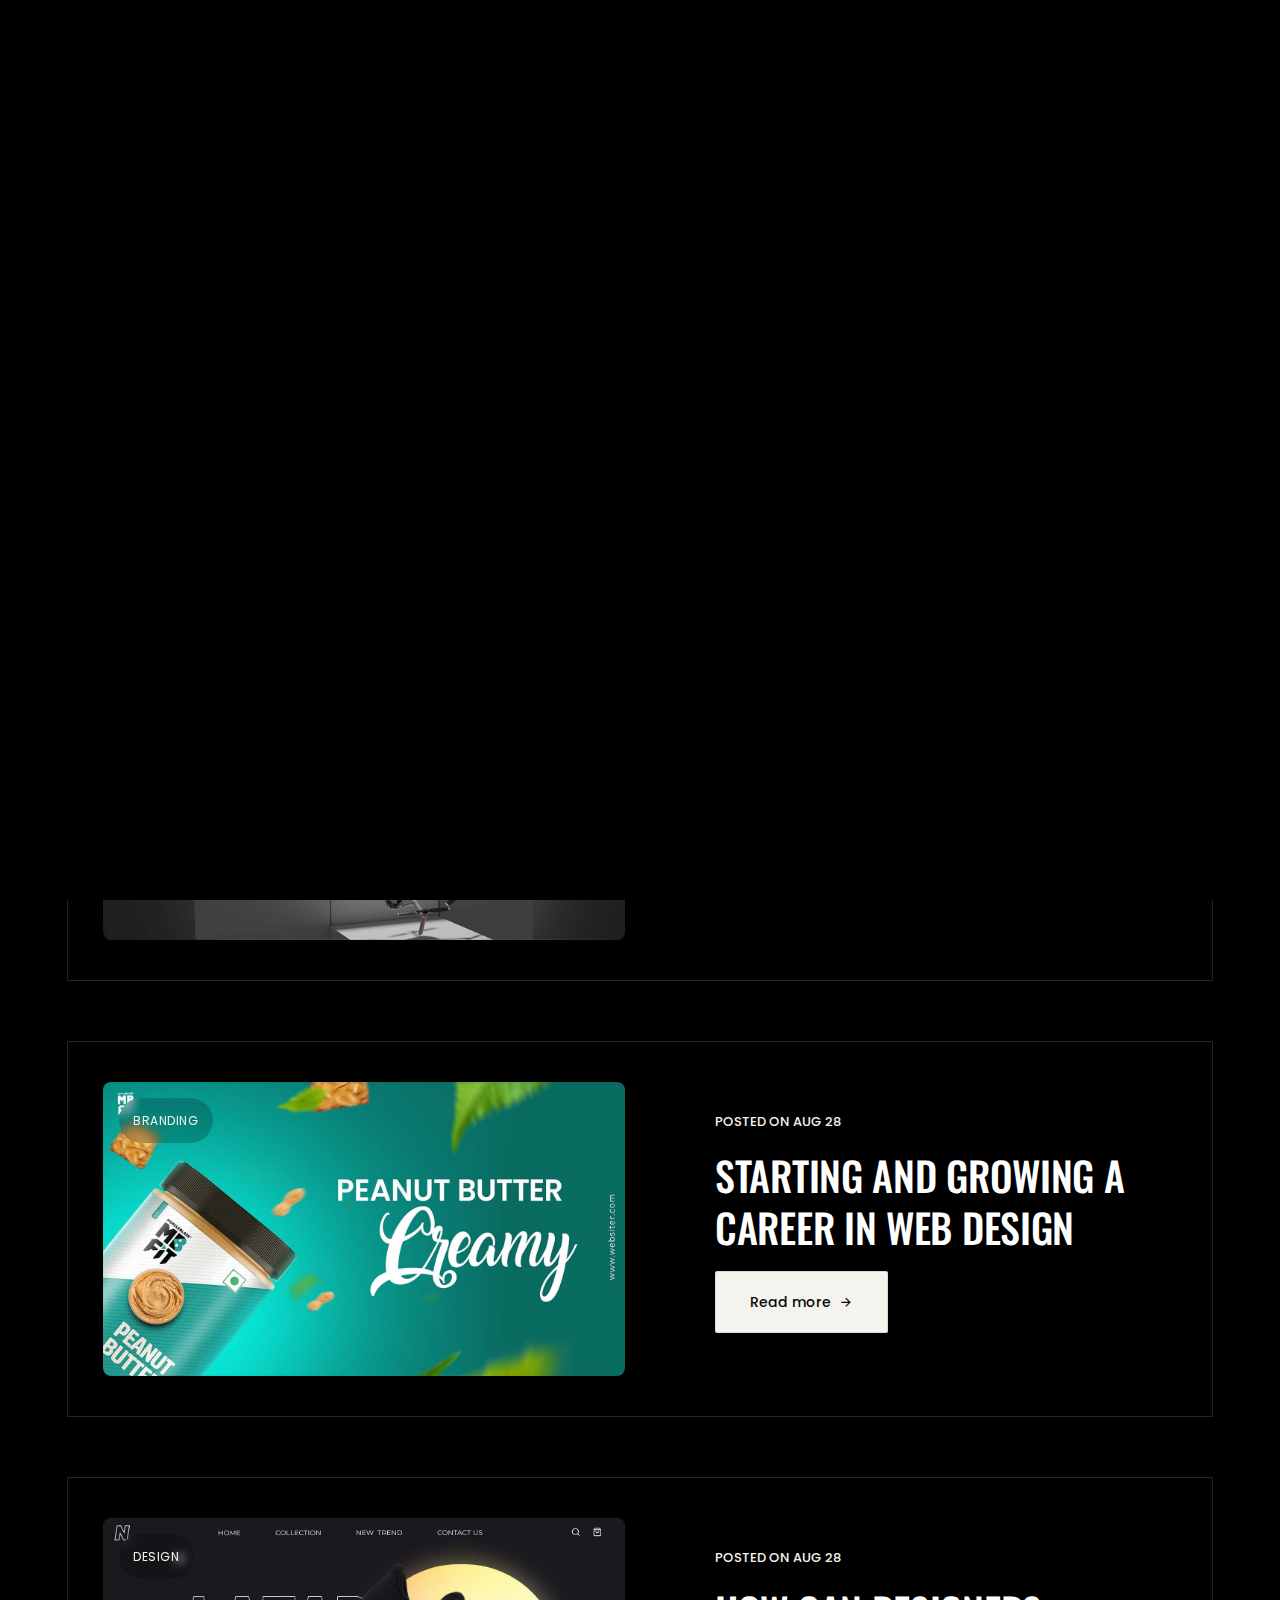
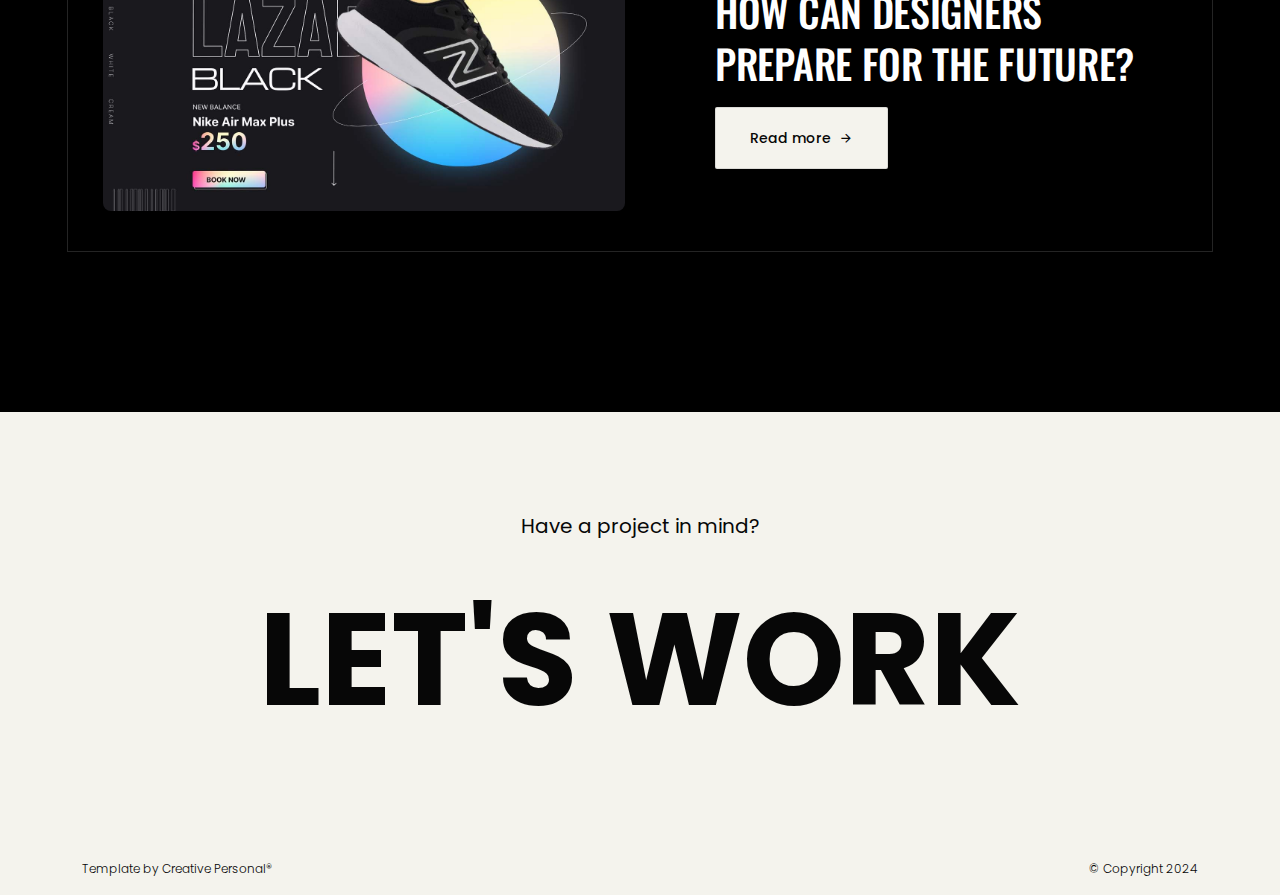
<file: blog.html>
<!DOCTYPE html>
<html lang="en">


<!-- Mirrored from wordpressboss.com/thememaster/nino-demo/blog.html by HTTrack Website Copier/3.x [XR&CO'2014], Mon, 23 Jun 2025 04:54:29 GMT -->
<head>
    <!-- META -->
    <meta charset="utf-8">
    <meta http-equiv="X-UA-Compatible" content="IE=edge">
    <meta name="viewport" content="width=device-width, initial-scale=1">
    <meta name="description" content="Nino - Modern Portfolio Template">
    <meta name="keywords" content="personal, portfolio new, html, one page, bootstrap, new html template, design, creative, onepage, clean, modern">
    <meta name="author" content="Tanvir Hossain">
    <!-- PAGE TITLE -->
    <title>Nino - Modern Portfolio Template</title>
    <link rel="icon" type="image/x-icon" href="assets/images/favicon.png">
    <!-- ALL GOOGLE FONTS -->
    <link rel="preconnect" href="https://fonts.googleapis.com/">
    <link rel="preconnect" href="https://fonts.gstatic.com/" crossorigin>
    <link href="https://fonts.googleapis.com/css2?family=Oswald:wght@200..700&amp;family=Poppins:ital,wght@0,100;0,200;0,300;0,400;0,500;0,600;0,700;0,800;0,900;1,100;1,200;1,300;1,400;1,500;1,600;1,700;1,800;1,900&amp;display=swap" rel="stylesheet">
    <!-- BOOTSTRAP CSS -->
    <link rel="stylesheet" href="assets/css/bootstrap.min.css" />
    <!-- FONT AWESOME CSS -->
    <link rel="stylesheet" href="assets/css/font-awesome-pro.css" />
    <!-- FONT AWESOME CSS -->
    <link rel="stylesheet" href="assets/fonts/remixicon.css" />
    <!-- MAGNIFIC CSS -->
    <link rel="stylesheet" href="assets/css/magnific-popup.css">
    <!-- NICE SELECT CSS -->
    <link rel="stylesheet" href="assets/css/nice-select.min.css" />
    <!-- ANIMATE CSS -->
    <link rel="stylesheet" href="assets/css/animate.min.css" />
    <!-- MOBILE MENU CSS -->
    <link rel="stylesheet" href="assets/css/mobilemenu.css" />
    <!-- SLICK CSS -->
    <link rel="stylesheet" href="assets/css/slick.min.css" />
    <!-- SPACING CSS -->
    <link rel="stylesheet" href="assets/css/spacing.css" />
    <!-- MAIN STYLE CSS -->
    <link rel="stylesheet" href="assets/css/style.css" />
    <!-- RESPONSIVE CSS -->
    <link rel="stylesheet" href="assets/css/responsive.css">
    <!-- HTML5 shim and Respond.js IE8 support of HTML5 elements and media queries -->
    <!-- WARNING: Respond.js doesn't work if you view the page via file:// -->
    <!--[if lt IE 9]>
      <script src="https://oss.maxcdn.com/html5shiv/3.7.2/html5shiv.min.js"></script>
      <script src="https://oss.maxcdn.com/respond/1.4.2/respond.min.js"></script>
    <![endif]-->
</head>

<body>
    <!-- START PRELOADER AREA-->
    <div class="preloader">
        <svg viewbox="0 0 1000 1000" preserveaspectratio="none">
            <path id="preloaderSvg" d="M0,1005S175,995,500,995s500,5,500,5V0H0Z"></path>
        </svg>
        <div class="preloader-heading">
            <div class="load-text">
                <span>L</span>
                <span>o</span>
                <span>a</span>
                <span>d</span>
                <span>i</span>
                <span>n</span>
                <span>g</span>
            </div>
        </div>
    </div>
    <!-- END PRELOADER AREA -->
    <!-- START SCROOL UP DESIGN AREA -->
    <div class="progress-wrap cursor-pointer">
        <i class="ri-arrow-up-s-line"></i>
        <svg class="progress-circle svg-content" width="100%" height="100%" viewBox="-1 -1 102 102">
            <path d="M50,1 a49,49 0 0,1 0,98 a49,49 0 0,1 0,-98" />
        </svg>
    </div>
    <!-- / END SCROOL UP DESIGN AREA -->
    <!-- START MAGIC CURSOR AND BALL AREA-->
    <div id="magic-cursor">
        <div id="ball"></div>
    </div>
    <!-- / END MAGIC CURSOR AND BALL AREA-->
    <!-- START MENU DESIGN AREA-->
    <header class="main-header">
        <div class="header-upper">
            <div class="container">
                <div class="header-inner">
                    <div class="row align-items-center">
                        <div class="col-xl-2 col-lg-2 col-md-6 col-6 col-sm-3">
                            <div class="logo-area">
                                <div class="logo">
                                    <a href="index.html"><img src="assets/images/logo.png" alt=""></a>
                                </div>
                            </div>
                        </div>
                        <div class="col-xl-10 col-lg-10 col-md-6 col-6 col-sm-9">
                            <div class="main-menu">
                                <nav id="mobile-menu">
                                    <ul>
                                        <li><a href="index.html" class="linkstyle">Home</a></li>
                                        <li><a href="about.html" class="linkstyle">about</a></li>
                                        <li><a href="service.html" class="linkstyle">services</a></li>
                                        <li class="has-dropdown"><a href="projects.html" class="linkstyle">projects</a>
                                            <ul class="sub-menu">
                                                <li><a href="projects.html">Projects List</a></li>
                                                <li><a href="single-project.html">Single Portfolio</a></li>
                                            </ul>
                                        </li>
                                        <li><a href="blog.html" class="linkstyle">Blog</a></li>
                                        <li><a href="contact.html" class="linkstyle">Contact</a></li>
                                    </ul>
                                </nav>
                            </div>
                            <div class="side-menu-icon d-lg-none text-end">
                                <a href="javascript:void(0)" class="info-toggle-btn f-right sidebar-toggle-btn"><i class="fal fa-bars"></i></a>
                            </div>
                        </div>
                    </div>
                </div>
            </div>
        </div>
    </header>
    <!-- // END MENU DESIGN AREA-->
    <!-- START MOBILE MENU DESIGN AREA-->
    <div class="sidebar__area">
        <div class="sidebar__wrapper">
            <div class="sidebar__close">
                <button class="sidebar__close-btn" id="sidebar__close-btn">
                    <i class="fal fa-times"></i>
                </button>
            </div>
            <div class="sidebar__content mt-50 mb-20">
                <div class="mobile-menu fix"></div>
            </div>
        </div>
    </div>
    <div class="body-overlay"></div>
    <!-- // END MOBILE MENU DESIGN AREA-->
    <!-- START SINGLE PAGE DESIGN AREA -->
    <section class="single-page-hero-area">
        <div class="container">
            <div class="row align-items-center">
                <div class="col-lg-12">
                    <h2>Blogs</h2>
                    <p>Stories, Advice, and Inspiration for the Curious Mind</p>
                </div>
            </div>
        </div>
    </section>
    <!-- // END SINGLE PAGE DESIGN AREA -->
    <!-- START VLOG DESIGN AREA -->
    <section class="blog-area">
        <div class="container">
            <!-- START SINGLE VLOG DESIGN AREA -->
            <div class="row blog-post-box align-items-center">
                <div class="col-lg-6">
                    <div class="blog-post-img">
                        <a href="#">
                            <img src="assets/images/blog/blog1.jpg" alt="">
                        </a>
                        <div class="blog-post-category">
                            <a href="#">Help</a>
                        </div>
                    </div>
                </div>
                <div class="col-lg-6">
                    <div class="blog-post-caption">
                        <h3>Posted on Aug 28</h3>
                        <h2><a class="link-decoration" href="#">Create a Landing Page That Performs Great</a></h2>
                        <a class="theme-btn theme-btn-two" href="#">Read more <i class="ri-arrow-right-line"></i></a>
                    </div>
                </div>
            </div>
            <!-- START SINGLE VLOG DESIGN AREA -->
            <!-- START SINGLE VLOG DESIGN AREA -->
            <div class="row blog-post-box align-items-center">
                <div class="col-lg-6">
                    <div class="blog-post-img">
                        <a href="#">
                            <img src="assets/images/blog/blog2.jpg" alt="">
                        </a>
                        <div class="blog-post-category">
                            <a href="#">Branding</a>
                        </div>
                    </div>
                </div>
                <div class="col-lg-6">
                    <div class="blog-post-caption">
                        <h3>Posted on Aug 28</h3>
                        <h2><a class="link-decoration" href="#">Starting and Growing a Career in Web Design</a></h2>
                        <a class="theme-btn theme-btn-two" href="#">Read more <i class="ri-arrow-right-line"></i></a>
                    </div>
                </div>
            </div>
            <!-- START SINGLE VLOG DESIGN AREA -->
            <!-- START SINGLE VLOG DESIGN AREA -->
            <div class="row blog-post-box align-items-center">
                <div class="col-lg-6">
                    <div class="blog-post-img">
                        <a href="#">
                            <img src="assets/images/blog/blog3.jpg" alt="">
                        </a>
                        <div class="blog-post-category">
                            <a href="#">Design</a>
                        </div>
                    </div>
                </div>
                <div class="col-lg-6">
                    <div class="blog-post-caption">
                        <h3>Posted on Aug 28</h3>
                        <h2><a class="link-decoration" href="#">How Can Designers Prepare for the Future?</a></h2>
                        <a class="theme-btn theme-btn-two" href="#">Read more <i class="ri-arrow-right-line"></i></a>
                    </div>
                </div>
            </div>
            <!-- START SINGLE VLOG DESIGN AREA -->
        </div>
    </section>
    <!-- / END VLOG DESIGN AREA -->

    <!-- START FOOTER DESIGN AREA -->
    <footer class="main-footer">
        <div class="container">
            <div class="row">
                <div class="col-lg-12">
                    <div class="footer-top">
                        <p> Have a project in mind?</p>
                        <h2><a href="mailto:hello@websitename.com">let's work</a></h2>
                    </div>
                </div>
            </div>
            <div class="row">
                <div class="col-lg-6 col-sm-6">
                    <p class="copy-left-text">Template by <a href="https://themeforest.net/user/creativepersonal/portfolio">Creative Personal®</a></p>
                </div>
                <div class="col-lg-6 col-sm-6">
                    <p class="copy-right-text">&copy; Copyright 2024</p>
                </div>
            </div>
        </div>
    </footer>
    <!-- / END FOOTER DESIGN AREA -->
    <!-- JQUERY JS -->
    <script src="assets/js/jquery-3.6.0.min.js"></script>
    <!-- BOOTSTRAP JS-->
    <script src="assets/js/bootstrap.min.js"></script>
    <!-- APPEAR JS -->
    <script src="assets/js/appear.min.js"></script>
    <!-- MAGNIFICANT JS -->
    <script src="assets/js/jquery.magnific-popup.min.js"></script>
    <!-- MOBILE MENU JS-->
    <script src="assets/js/mobilemenu.js"></script>
    <!-- GSAP AND LOCOMOTIV JS-->
    <script src="assets/js/gsap.min.js"></script>
    <script src="assets/js/ScrollTrigger.min.js"></script>
    <script src="assets/js/lenis.js"></script>
    <!-- SLICK JS-->
    <script src="assets/js/slick.min.js"></script>
    <!-- NICE SELECT JS-->
    <script src="assets/js/jquery.nice-select.min.js"></script>
    <!-- IMAGE LOADER JS-->
    <script src="assets/js/imagesloaded.pkgd.min.js"></script>
    <!-- ISOTOPE JS-->
    <script src="assets/js/isotope.pkgd.min.js"></script>
    <!--  WOW ANIMATION JS-->
    <script src="assets/js/wow.min.js"></script>
    <!-- SCRIPT JS-->
    <script src="assets/js/script.js"></script>
</body>


<!-- Mirrored from wordpressboss.com/thememaster/nino-demo/blog.html by HTTrack Website Copier/3.x [XR&CO'2014], Mon, 23 Jun 2025 04:54:30 GMT -->
</html>
</file>
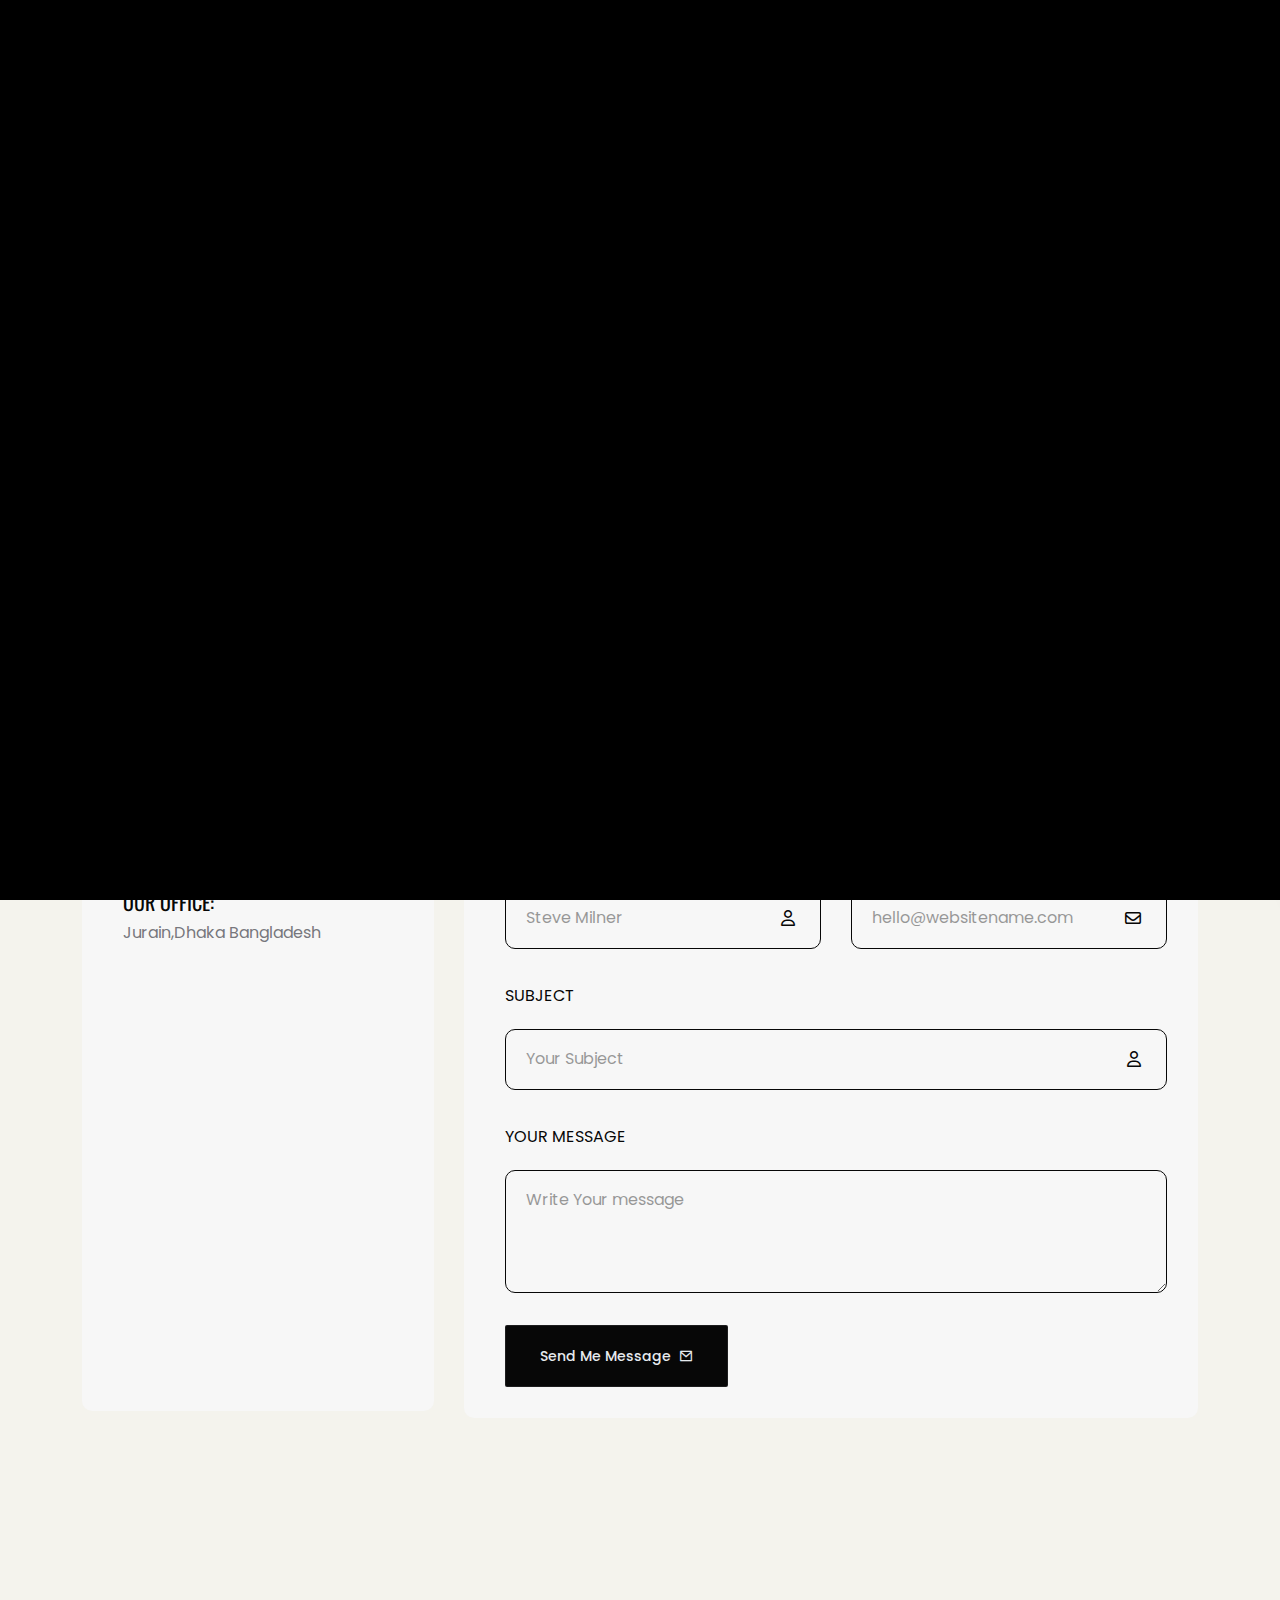
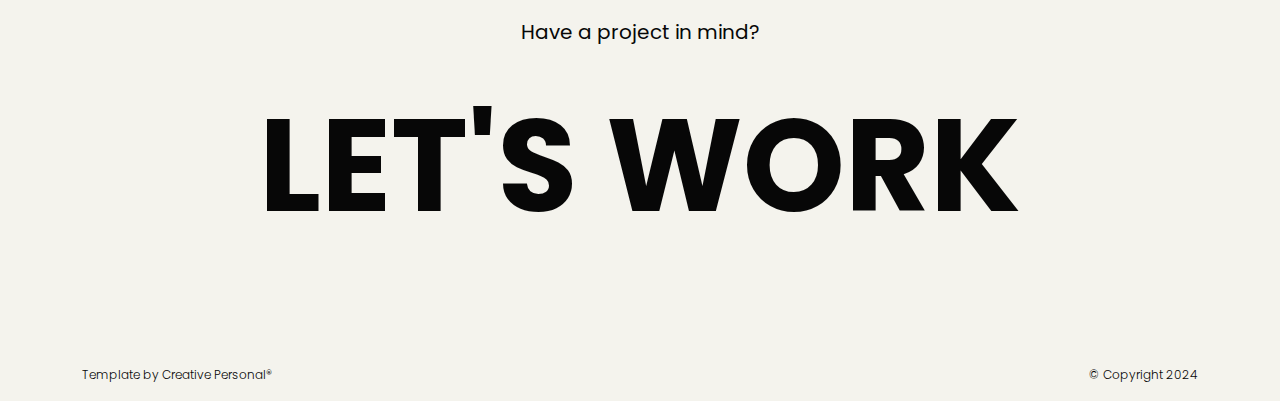
<file: contact.html>
<!DOCTYPE html>
<html lang="en">


<!-- Mirrored from wordpressboss.com/thememaster/nino-demo/contact.html by HTTrack Website Copier/3.x [XR&CO'2014], Mon, 23 Jun 2025 04:54:30 GMT -->
<head>
    <!-- META -->
    <meta charset="utf-8">
    <meta http-equiv="X-UA-Compatible" content="IE=edge">
    <meta name="viewport" content="width=device-width, initial-scale=1">
    <meta name="description" content="Nino - Modern Portfolio Template">
    <meta name="keywords" content="personal, portfolio new, html, one page, bootstrap, new html template, design, creative, onepage, clean, modern">
    <meta name="author" content="Tanvir Hossain">
    <!-- PAGE TITLE -->
    <title>Nino - Modern Portfolio Template</title>
    <link rel="icon" type="image/x-icon" href="assets/images/favicon.png">
    <!-- ALL GOOGLE FONTS -->
    <link rel="preconnect" href="https://fonts.googleapis.com/">
    <link rel="preconnect" href="https://fonts.gstatic.com/" crossorigin>
    <link href="https://fonts.googleapis.com/css2?family=Oswald:wght@200..700&amp;family=Poppins:ital,wght@0,100;0,200;0,300;0,400;0,500;0,600;0,700;0,800;0,900;1,100;1,200;1,300;1,400;1,500;1,600;1,700;1,800;1,900&amp;display=swap" rel="stylesheet">
    <!-- BOOTSTRAP CSS -->
    <link rel="stylesheet" href="assets/css/bootstrap.min.css" />
    <!-- FONT AWESOME CSS -->
    <link rel="stylesheet" href="assets/css/font-awesome-pro.css" />
    <!-- FONT AWESOME CSS -->
    <link rel="stylesheet" href="assets/fonts/remixicon.css" />
    <!-- MAGNIFIC CSS -->
    <link rel="stylesheet" href="assets/css/magnific-popup.css">
    <!-- NICE SELECT CSS -->
    <link rel="stylesheet" href="assets/css/nice-select.min.css" />
    <!-- ANIMATE CSS -->
    <link rel="stylesheet" href="assets/css/animate.min.css" />
    <!-- MOBILE MENU CSS -->
    <link rel="stylesheet" href="assets/css/mobilemenu.css" />
    <!-- SLICK CSS -->
    <link rel="stylesheet" href="assets/css/slick.min.css" />
    <!-- SPACING CSS -->
    <link rel="stylesheet" href="assets/css/spacing.css" />
    <!-- MAIN STYLE CSS -->
    <link rel="stylesheet" href="assets/css/style.css" />
    <!-- RESPONSIVE CSS -->
    <link rel="stylesheet" href="assets/css/responsive.css">
    <!-- HTML5 shim and Respond.js IE8 support of HTML5 elements and media queries -->
    <!-- WARNING: Respond.js doesn't work if you view the page via file:// -->
    <!--[if lt IE 9]>
      <script src="https://oss.maxcdn.com/html5shiv/3.7.2/html5shiv.min.js"></script>
      <script src="https://oss.maxcdn.com/respond/1.4.2/respond.min.js"></script>
    <![endif]-->
</head>

<body>
    <!-- START PRELOADER AREA-->
    <div class="preloader">
        <svg viewbox="0 0 1000 1000" preserveaspectratio="none">
            <path id="preloaderSvg" d="M0,1005S175,995,500,995s500,5,500,5V0H0Z"></path>
        </svg>
        <div class="preloader-heading">
            <div class="load-text">
                <span>L</span>
                <span>o</span>
                <span>a</span>
                <span>d</span>
                <span>i</span>
                <span>n</span>
                <span>g</span>
            </div>
        </div>
    </div>
    <!-- END PRELOADER AREA -->
    <!-- START SCROOL UP DESIGN AREA -->
    <div class="progress-wrap cursor-pointer">
        <i class="ri-arrow-up-s-line"></i>
        <svg class="progress-circle svg-content" width="100%" height="100%" viewBox="-1 -1 102 102">
            <path d="M50,1 a49,49 0 0,1 0,98 a49,49 0 0,1 0,-98" />
        </svg>
    </div>
    <!-- / END SCROOL UP DESIGN AREA -->
    <!-- START MAGIC CURSOR AND BALL AREA-->
    <div id="magic-cursor">
        <div id="ball"></div>
    </div>
    <!-- / END MAGIC CURSOR AND BALL AREA-->
    <!-- START MENU DESIGN AREA-->
    <header class="main-header">
        <div class="header-upper">
            <div class="container">
                <div class="header-inner">
                    <div class="row align-items-center">
                        <div class="col-xl-2 col-lg-2 col-md-6 col-6 col-sm-3">
                            <div class="logo-area">
                                <div class="logo">
                                    <a href="index.html"><img src="assets/images/logo.png" alt=""></a>
                                </div>
                            </div>
                        </div>
                        <div class="col-xl-10 col-lg-10 col-md-6 col-6 col-sm-9">
                            <div class="main-menu">
                                <nav id="mobile-menu">
                                    <ul>
                                        <li><a href="index.html" class="linkstyle">Home</a></li>
                                        <li><a href="about.html" class="linkstyle">about</a></li>
                                        <li><a href="service.html" class="linkstyle">services</a></li>
                                        <li class="has-dropdown"><a href="projects.html" class="linkstyle">projects</a>
                                            <ul class="sub-menu">
                                                <li><a href="projects.html">Projects List</a></li>
                                                <li><a href="single-project.html">Single Portfolio</a></li>
                                            </ul>
                                        </li>
                                        <li><a href="blog.html" class="linkstyle">Blog</a></li>
                                        <li><a href="contact.html" class="linkstyle">Contact</a></li>
                                    </ul>
                                </nav>
                            </div>
                            <div class="side-menu-icon d-lg-none text-end">
                                <a href="javascript:void(0)" class="info-toggle-btn f-right sidebar-toggle-btn"><i class="fal fa-bars"></i></a>
                            </div>
                        </div>
                    </div>
                </div>
            </div>
        </div>
    </header>
    <!-- // END MENU DESIGN AREA-->
    <!-- START MOBILE MENU DESIGN AREA-->
    <div class="sidebar__area">
        <div class="sidebar__wrapper">
            <div class="sidebar__close">
                <button class="sidebar__close-btn" id="sidebar__close-btn">
                    <i class="fal fa-times"></i>
                </button>
            </div>
            <div class="sidebar__content mt-50 mb-20">
                <div class="mobile-menu fix"></div>
            </div>
        </div>
    </div>
    <div class="body-overlay"></div>
    <!-- // END MOBILE MENU DESIGN AREA-->
    <!-- START SINGLE PAGE DESIGN AREA -->
    <section class="single-page-hero-area">
        <div class="container">
            <div class="row align-items-center">
                <div class="col-lg-12">
                    <h2>Say Hello</h2>
                    <p>Fill out the form below to get in touch with me. I'm always excited to hear about new opportunities and I'll do my best to respond to your inquiry within 24 hours.</p>
                </div>
            </div>
        </div>
    </section>
    <!-- // END SINGLE PAGE DESIGN AREA -->
    <!-- START CONTACT DESIGN AREA -->
    <section id="contact" class="contact-area">
        <div class="container">
            <div class="row">
                <div class="col-xl-12 col-lg-12">
                    <div class="section-title section-black-title wow fadeInUp delay-0-2s">
                        <h2>Contact Me</h2>
                    </div>
                </div>
            </div>
            <div class="row">
                <div class="col-lg-4">
                    <div class="contact-content-part  wow fadeInUp delay-0-2s">
                        <!-- START CONTACT SINGLEDESIGN AREA -->
                        <div class="single-contact wow fadeInUp" data-wow-delay=".2s">
                            <span class="circle-btn">
                                <i class="ri-map-pin-line"></i>
                            </span>
                            <h2>our office:</h2>
                            <p>Jurain,Dhaka Bangladesh</p>
                        </div>
                        <!-- / END CONTACT SINGLEDESIGN AREA -->
                        <!-- START CONTACT SINGLEDESIGN AREA -->
                        <div class="single-contact wow fadeInUp" data-wow-delay=".4s">
                            <span class="circle-btn">
                                <i class="ri-headphone-line"></i>
                            </span>
                            <h2>contact number:</h2>
                            <p>+1234321321</p>
                        </div>
                        <!-- / END CONTACT SINGLEDESIGN AREA -->
                        <!-- START CONTACT SINGLEDESIGN AREA -->
                        <div class="single-contact wow fadeInUp" data-wow-delay=".6s">
                            <span class="circle-btn">
                                <i class="ri-mail-line"></i>
                            </span>
                            <h2>Email us:</h2>
                            <p>websitename@mail.com</p>
                        </div>
                        <!-- / END CONTACT SINGLEDESIGN AREA -->
                        <!-- START CONTACT SINGLEDESIGN AREA -->
                        <div class="single-contact wow fadeInUp" data-wow-delay=".6s">
                            <h2>Socials</h2>
                            <div class="about-social">
                            <ul>
                                <li><a href="#"><i class="ri-facebook-circle-fill"></i></a></li>
                                <li><a href="#"><i class="ri-twitter-x-line"></i></a></li>
                                <li><a href="#"><i class="ri-linkedin-fill"></i></a></li>
                                <li><a href="#"><i class="ri-github-line"></i></a></li>
                            </ul>
                        </div>
                        </div>
                        <!-- / END CONTACT SINGLEDESIGN AREA -->
                    </div>
                </div>
                <!-- START CONTACT FORM DESIGN AREA -->
                <div class="col-lg-8">
                    <div class="contact-form contact-form-area wow fadeInUp delay-0-4s">
                        <form id="contactForm" class="contact-form" action="#" method="post">
                            <div class="row">
                                <div class="col-md-6">
                                    <div class="form-group">
                                        <label for="name">Full Name</label>
                                        <input type="text" id="name" class="form-control" value="" placeholder="Steve Milner" required="" data-error="Please enter your Name" />
                                        <label for="name" class="for-icon"><i class="far fa-user"></i></label>
                                        <div class="help-block with-errors"></div>
                                    </div>
                                </div>
                                <div class="col-md-6">
                                    <div class="form-group">
                                        <label for="email">Email Address</label>
                                        <input type="email" id="email" class="form-control" value="" placeholder="hello@websitename.com" required="" data-error="Please enter your Email" />
                                        <label for="email" class="for-icon"><i class="far fa-envelope"></i></label>
                                        <div class="help-block with-errors"></div>
                                    </div>
                                </div>
                                <div class="col-md-12">
                                    <div class="form-group">
                                        <label for="name">Subject</label>
                                        <input type="text" id="subject" class="form-control" value="" placeholder="Your Subject" required="" data-error="Please enter your Name" />
                                        <label for="name" class="for-icon"><i class="far fa-user"></i></label>
                                        <div class="help-block with-errors"></div>
                                    </div>
                                </div>
                                <div class="col-md-12">
                                    <div class="form-group">
                                        <label for="message">Your Message</label>
                                        <textarea name="message" id="message" class="form-control" rows="4" placeholder="Write Your message" required="" data-error="Please Write your Message"></textarea>
                                        <div class="help-block with-errors"></div>
                                    </div>
                                </div>
                                <div class="col-md-12">
                                    <div class="form-group mb-0">
                                        <button type="submit" class="theme-btn">
                                            Send Me Message <i class="ri-mail-line"></i>
                                        </button>
                                        <div id="msgSubmit" class="hidden"></div>
                                    </div>
                                </div>
                                <div class="col-md-12 text-center">
                                    <p class="input-success">We have received your mail, We will get back to you soon!</p>
                                    <p class="input-error">Sorry, Message could not send! Please try again.</p>
                                </div>
                            </div>
                        </form>
                    </div>
                </div>
                <!-- / END CONTACT FORM DESIGN AREA -->
            </div>
        </div>
    </section>
    <!-- / END CONTACT DESIGN AREA -->
    <!-- START FOOTER DESIGN AREA -->
    <footer class="main-footer">
        <div class="container">
            <div class="row">
                <div class="col-lg-12">
                    <div class="footer-top">
                        <p> Have a project in mind?</p>
                        <h2><a href="mailto:hello@websitename.com">let's work</a></h2>
                    </div>
                </div>
            </div>
            <div class="row">
                <div class="col-lg-6 col-sm-6">
                    <p class="copy-left-text">Template by <a href="https://themeforest.net/user/creativepersonal/portfolio">Creative Personal®</a></p>
                </div>
                <div class="col-lg-6 col-sm-6">
                    <p class="copy-right-text">&copy; Copyright 2024</p>
                </div>
            </div>
        </div>
    </footer>
    <!-- / END FOOTER DESIGN AREA -->
    <!-- JQUERY JS -->
    <script src="assets/js/jquery-3.6.0.min.js"></script>
    <!-- BOOTSTRAP JS-->
    <script src="assets/js/bootstrap.min.js"></script>
    <!-- APPEAR JS -->
    <script src="assets/js/appear.min.js"></script>
    <!-- MAGNIFICANT JS -->
    <script src="assets/js/jquery.magnific-popup.min.js"></script>
    <!-- MOBILE MENU JS-->
    <script src="assets/js/mobilemenu.js"></script>
    <!-- GSAP AND LOCOMOTIV JS-->
    <script src="assets/js/gsap.min.js"></script>
    <script src="assets/js/ScrollTrigger.min.js"></script>
    <script src="assets/js/lenis.js"></script>
    <!-- SLICK JS-->
    <script src="assets/js/slick.min.js"></script>
    <!-- NICE SELECT JS-->
    <script src="assets/js/jquery.nice-select.min.js"></script>
    <!-- IMAGE LOADER JS-->
    <script src="assets/js/imagesloaded.pkgd.min.js"></script>
    <!-- ISOTOPE JS-->
    <script src="assets/js/isotope.pkgd.min.js"></script>
    <!--  WOW ANIMATION JS-->
    <script src="assets/js/wow.min.js"></script>
    <!-- SCRIPT JS-->
    <script src="assets/js/script.js"></script>
</body>


<!-- Mirrored from wordpressboss.com/thememaster/nino-demo/contact.html by HTTrack Website Copier/3.x [XR&CO'2014], Mon, 23 Jun 2025 04:54:30 GMT -->
</html>
</file>
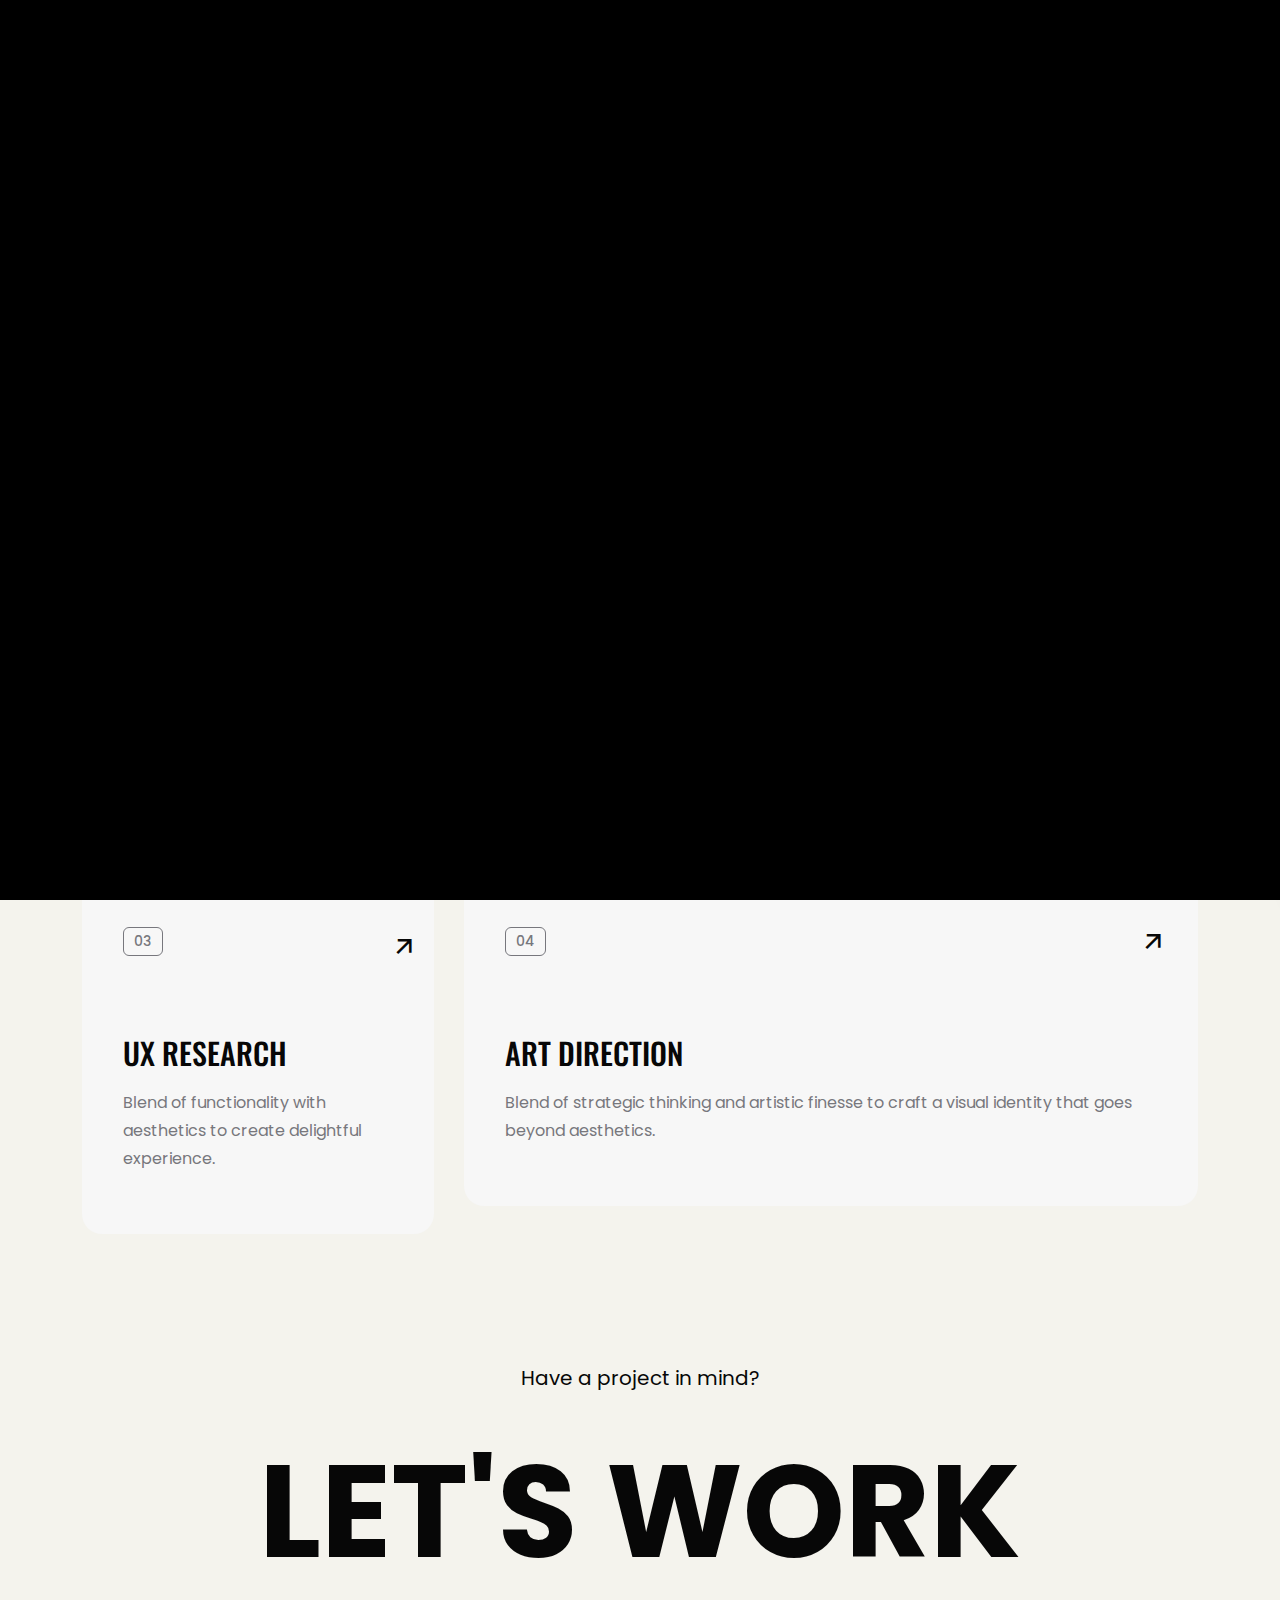
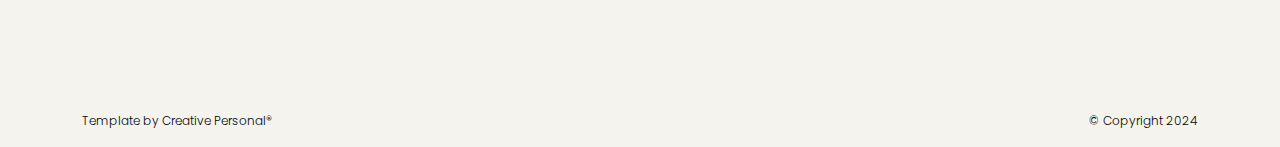
<file: service.html>
<!DOCTYPE html>
<html lang="en">


<!-- Mirrored from wordpressboss.com/thememaster/nino-demo/service.html by HTTrack Website Copier/3.x [XR&CO'2014], Mon, 23 Jun 2025 04:54:29 GMT -->
<head>
    <!-- META -->
    <meta charset="utf-8">
    <meta http-equiv="X-UA-Compatible" content="IE=edge">
    <meta name="viewport" content="width=device-width, initial-scale=1">
    <meta name="description" content="Nino - Modern Portfolio Template">
    <meta name="keywords" content="personal, portfolio new, html, one page, bootstrap, new html template, design, creative, onepage, clean, modern">
    <meta name="author" content="Tanvir Hossain">
    <!-- PAGE TITLE -->
    <title>Nino - Modern Portfolio Template</title>
    <link rel="icon" type="image/x-icon" href="assets/images/favicon.png">
    <!-- ALL GOOGLE FONTS -->
    <link rel="preconnect" href="https://fonts.googleapis.com/">
    <link rel="preconnect" href="https://fonts.gstatic.com/" crossorigin>
    <link href="https://fonts.googleapis.com/css2?family=Oswald:wght@200..700&amp;family=Poppins:ital,wght@0,100;0,200;0,300;0,400;0,500;0,600;0,700;0,800;0,900;1,100;1,200;1,300;1,400;1,500;1,600;1,700;1,800;1,900&amp;display=swap" rel="stylesheet">
    <!-- BOOTSTRAP CSS -->
    <link rel="stylesheet" href="assets/css/bootstrap.min.css" />
    <!-- FONT AWESOME CSS -->
    <link rel="stylesheet" href="assets/css/font-awesome-pro.css" />
    <!-- FONT AWESOME CSS -->
    <link rel="stylesheet" href="assets/fonts/remixicon.css" />
    <!-- MAGNIFIC CSS -->
    <link rel="stylesheet" href="assets/css/magnific-popup.css">
    <!-- NICE SELECT CSS -->
    <link rel="stylesheet" href="assets/css/nice-select.min.css" />
    <!-- ANIMATE CSS -->
    <link rel="stylesheet" href="assets/css/animate.min.css" />
    <!-- MOBILE MENU CSS -->
    <link rel="stylesheet" href="assets/css/mobilemenu.css" />
    <!-- SLICK CSS -->
    <link rel="stylesheet" href="assets/css/slick.min.css" />
    <!-- SPACING CSS -->
    <link rel="stylesheet" href="assets/css/spacing.css" />
    <!-- MAIN STYLE CSS -->
    <link rel="stylesheet" href="assets/css/style.css" />
    <!-- RESPONSIVE CSS -->
    <link rel="stylesheet" href="assets/css/responsive.css">
    <!-- HTML5 shim and Respond.js IE8 support of HTML5 elements and media queries -->
    <!-- WARNING: Respond.js doesn't work if you view the page via file:// -->
    <!--[if lt IE 9]>
      <script src="https://oss.maxcdn.com/html5shiv/3.7.2/html5shiv.min.js"></script>
      <script src="https://oss.maxcdn.com/respond/1.4.2/respond.min.js"></script>
    <![endif]-->
</head>

<body>
    <!-- START PRELOADER AREA-->
    <div class="preloader">
        <svg viewbox="0 0 1000 1000" preserveaspectratio="none">
            <path id="preloaderSvg" d="M0,1005S175,995,500,995s500,5,500,5V0H0Z"></path>
        </svg>
        <div class="preloader-heading">
            <div class="load-text">
                <span>L</span>
                <span>o</span>
                <span>a</span>
                <span>d</span>
                <span>i</span>
                <span>n</span>
                <span>g</span>
            </div>
        </div>
    </div>
    <!-- END PRELOADER AREA -->
    <!-- START SCROOL UP DESIGN AREA -->
    <div class="progress-wrap cursor-pointer">
        <i class="ri-arrow-up-s-line"></i>
        <svg class="progress-circle svg-content" width="100%" height="100%" viewBox="-1 -1 102 102">
            <path d="M50,1 a49,49 0 0,1 0,98 a49,49 0 0,1 0,-98" />
        </svg>
    </div>
    <!-- / END SCROOL UP DESIGN AREA -->
    <!-- START MAGIC CURSOR AND BALL AREA-->
    <div id="magic-cursor">
        <div id="ball"></div>
    </div>
    <!-- / END MAGIC CURSOR AND BALL AREA-->
    <!-- START MENU DESIGN AREA-->
    <header class="main-header">
        <div class="header-upper">
            <div class="container">
                <div class="header-inner">
                    <div class="row align-items-center">
                        <div class="col-xl-2 col-lg-2 col-md-6 col-6 col-sm-3">
                            <div class="logo-area">
                                <div class="logo">
                                    <a href="index.html"><img src="assets/images/logo.png" alt=""></a>
                                </div>
                            </div>
                        </div>
                        <div class="col-xl-10 col-lg-10 col-md-6 col-6 col-sm-9">
                            <div class="main-menu">
                                <nav id="mobile-menu">
                                    <ul>
                                        <li><a href="index.html" class="linkstyle">Home</a></li>
                                        <li><a href="about.html" class="linkstyle">about</a></li>
                                        <li><a href="service.html" class="linkstyle">services</a></li>
                                        <li class="has-dropdown"><a href="projects.html" class="linkstyle">projects</a>
                                            <ul class="sub-menu">
                                                <li><a href="projects.html">Projects List</a></li>
                                                <li><a href="single-project.html">Single Portfolio</a></li>
                                            </ul>
                                        </li>
                                        <li><a href="blog.html" class="linkstyle">Blog</a></li>
                                        <li><a href="contact.html" class="linkstyle">Contact</a></li>
                                    </ul>
                                </nav>
                            </div>
                            <div class="side-menu-icon d-lg-none text-end">
                                <a href="javascript:void(0)" class="info-toggle-btn f-right sidebar-toggle-btn"><i class="fal fa-bars"></i></a>
                            </div>
                        </div>
                    </div>
                </div>
            </div>
        </div>
    </header>
    <!-- // END MENU DESIGN AREA-->
    <!-- START MOBILE MENU DESIGN AREA-->
    <div class="sidebar__area">
        <div class="sidebar__wrapper">
            <div class="sidebar__close">
                <button class="sidebar__close-btn" id="sidebar__close-btn">
                    <i class="fal fa-times"></i>
                </button>
            </div>
            <div class="sidebar__content mt-50 mb-20">
                <div class="mobile-menu fix"></div>
            </div>
        </div>
    </div>
    <div class="body-overlay"></div>
    <!-- // END MOBILE MENU DESIGN AREA-->
    <!-- START SINGLE PAGE DESIGN AREA -->
    <section class="single-page-hero-area">
        <div class="container">
            <div class="row align-items-center">
                <div class="col-lg-12">
                    <h2>Services</h2>
                </div>
            </div>
        </div>
    </section>
    <!-- // END SINGLE PAGE DESIGN AREA -->
       <!-- START SERVICE DESIGN AREA -->
    <section id="services" class="services-area no-padding">
        <div class="container">
            <div class="row">
                <!-- START SINGLE SERVICE DESIGN AREA -->
                <div class="col-lg-8 col-md-7">
                    <div class="service-item wow fadeInUp delay-0-2s">
                        <i class="ri-arrow-right-up-line"></i>
                        <h5>01</h5>
                        <h4>Brand Identity Design</h4>
                        <p>Blend of strategic thinking and creative flair to craft a digital identity that resonates and captivates.kits you need to create a true website within minutes.</p>
                    </div>
                </div>
                <!-- / END SINGLE SERVICE DESIGN AREA -->
                <!-- START SINGLE SERVICE DESIGN AREA -->
                <div class="col-lg-4 col-md-5">
                    <div class="service-item wow fadeInUp delay-0-4s">
                        <i class="ri-arrow-right-up-line"></i>
                        <h5>02</h5>
                        <h4>Visual Design</h4>
                        <p>Blend of artistic intuition with strategic insight to craft a visual identity.</p>
                    </div>
                </div>
                <!-- / END SINGLE SERVICE DESIGN AREA -->
                <!-- START SINGLE SERVICE DESIGN AREA -->
                <div class="col-lg-4 col-md-5">
                    <div class="service-item wow fadeInUp delay-0-6s">
                        <i class="ri-arrow-right-up-line"></i>
                        <h5>03</h5>
                        <h4>UX Research</h4>
                        <p>Blend of functionality with aesthetics to create delightful experience.</p>
                    </div>
                </div>
                <!-- / END SINGLE SERVICE DESIGN AREA -->
                <!-- START SINGLE SERVICE DESIGN AREA -->
                <div class="col-lg-8 col-md-7">
                    <div class="service-item wow fadeInUp delay-0-8s">
                        <i class="ri-arrow-right-up-line"></i>
                        <h5>04</h5>
                        <h4>Art Direction</h4>
                        <p>Blend of strategic thinking and artistic finesse to craft a visual identity that goes beyond aesthetics.</p>
                    </div>
                </div>
                <!-- / END SINGLE SERVICE DESIGN AREA -->
            </div>
        </div>
    </section>
    <!-- / END SERVICE DESIGN AREA -->

    <!-- START FOOTER DESIGN AREA -->
    <footer class="main-footer">
        <div class="container">
            <div class="row">
                <div class="col-lg-12">
                    <div class="footer-top">
                        <p> Have a project in mind?</p>
                        <h2><a href="mailto:hello@websitename.com">let's work</a></h2>
                    </div>
                </div>
            </div>
            <div class="row">
                <div class="col-lg-6 col-sm-6">
                    <p class="copy-left-text">Template by <a href="https://themeforest.net/user/creativepersonal/portfolio">Creative Personal®</a></p>
                </div>
                <div class="col-lg-6 col-sm-6">
                    <p class="copy-right-text">&copy; Copyright 2024</p>
                </div>
            </div>
        </div>
    </footer>
    <!-- / END FOOTER DESIGN AREA -->
    <!-- JQUERY JS -->
    <script src="assets/js/jquery-3.6.0.min.js"></script>
    <!-- BOOTSTRAP JS-->
    <script src="assets/js/bootstrap.min.js"></script>
    <!-- APPEAR JS -->
    <script src="assets/js/appear.min.js"></script>
    <!-- MAGNIFICANT JS -->
    <script src="assets/js/jquery.magnific-popup.min.js"></script>
    <!-- MOBILE MENU JS-->
    <script src="assets/js/mobilemenu.js"></script>
    <!-- GSAP AND LOCOMOTIV JS-->
    <script src="assets/js/gsap.min.js"></script>
    <script src="assets/js/ScrollTrigger.min.js"></script>
    <script src="assets/js/lenis.js"></script>
    <!-- SLICK JS-->
    <script src="assets/js/slick.min.js"></script>
    <!-- NICE SELECT JS-->
    <script src="assets/js/jquery.nice-select.min.js"></script>
    <!-- IMAGE LOADER JS-->
    <script src="assets/js/imagesloaded.pkgd.min.js"></script>
    <!-- ISOTOPE JS-->
    <script src="assets/js/isotope.pkgd.min.js"></script>
    <!--  WOW ANIMATION JS-->
    <script src="assets/js/wow.min.js"></script>
    <!-- SCRIPT JS-->
    <script src="assets/js/script.js"></script>
</body>


<!-- Mirrored from wordpressboss.com/thememaster/nino-demo/service.html by HTTrack Website Copier/3.x [XR&CO'2014], Mon, 23 Jun 2025 04:54:29 GMT -->
</html>
</file>
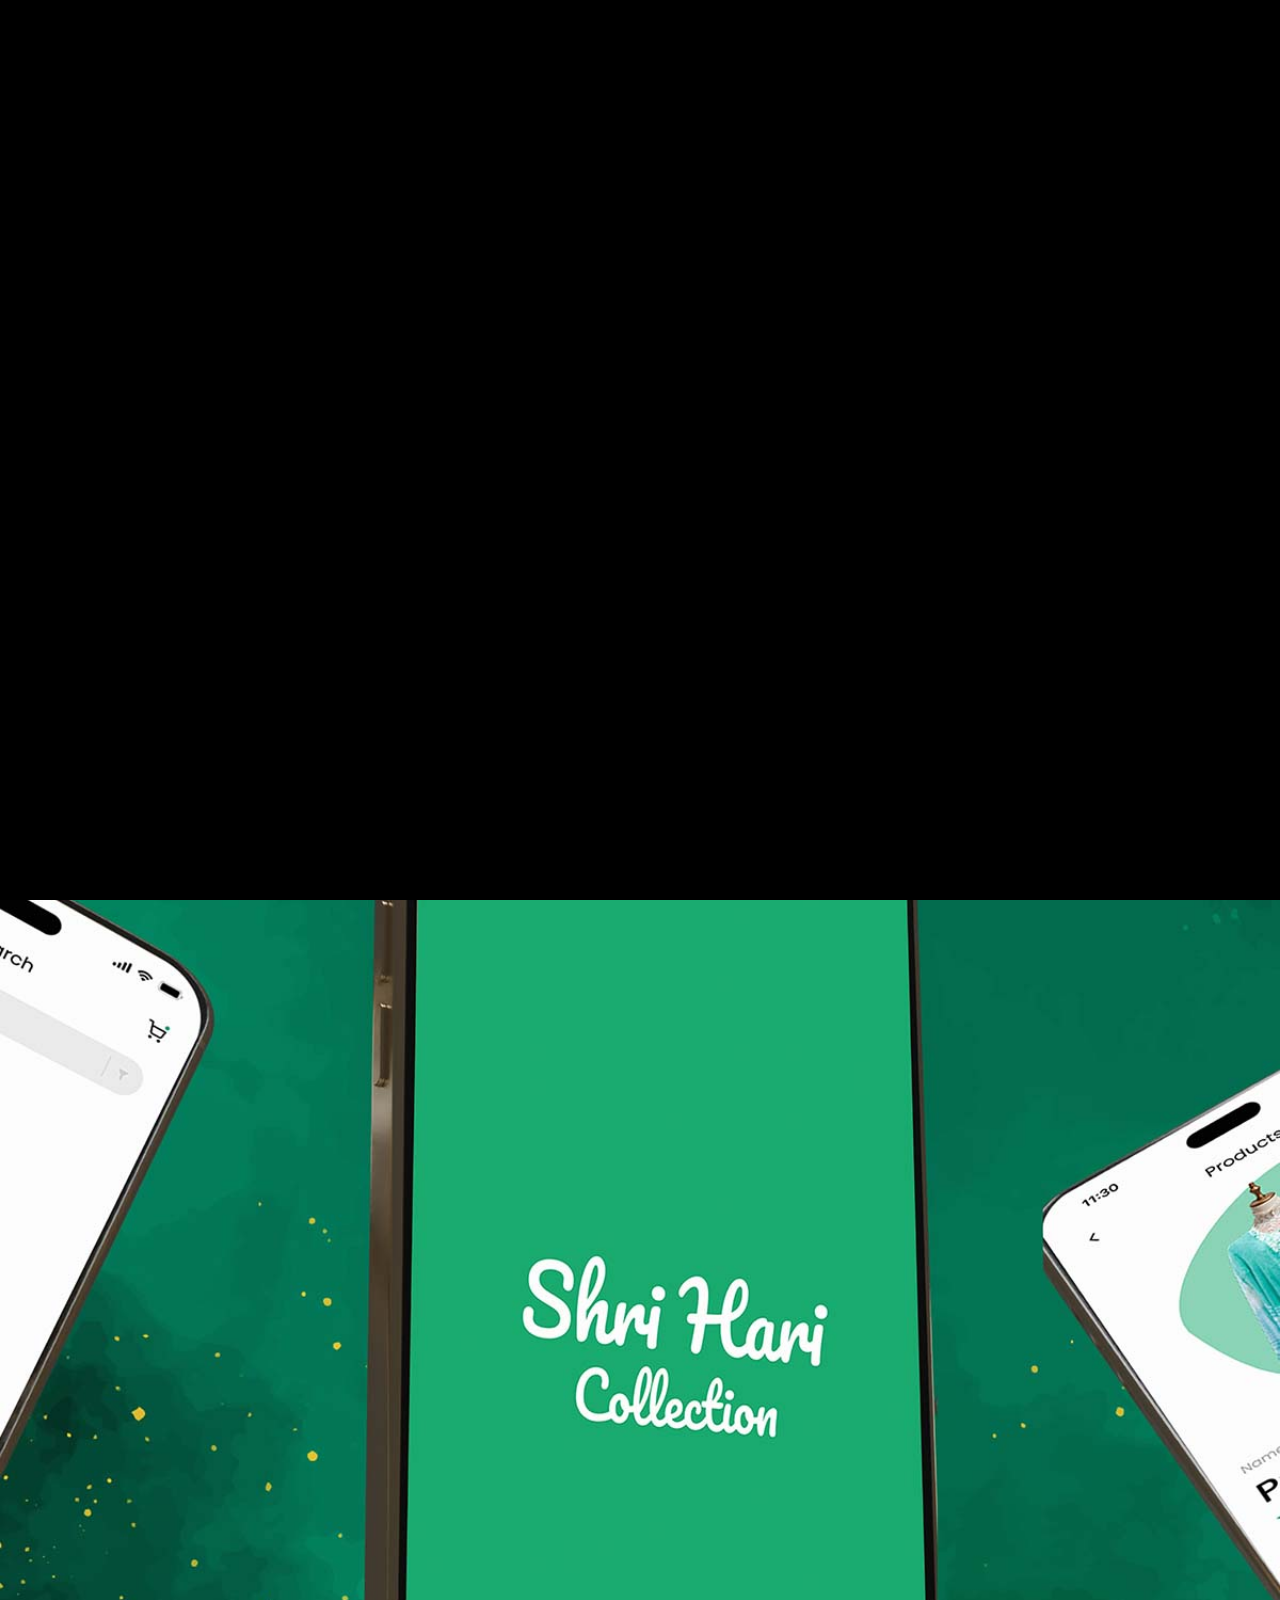
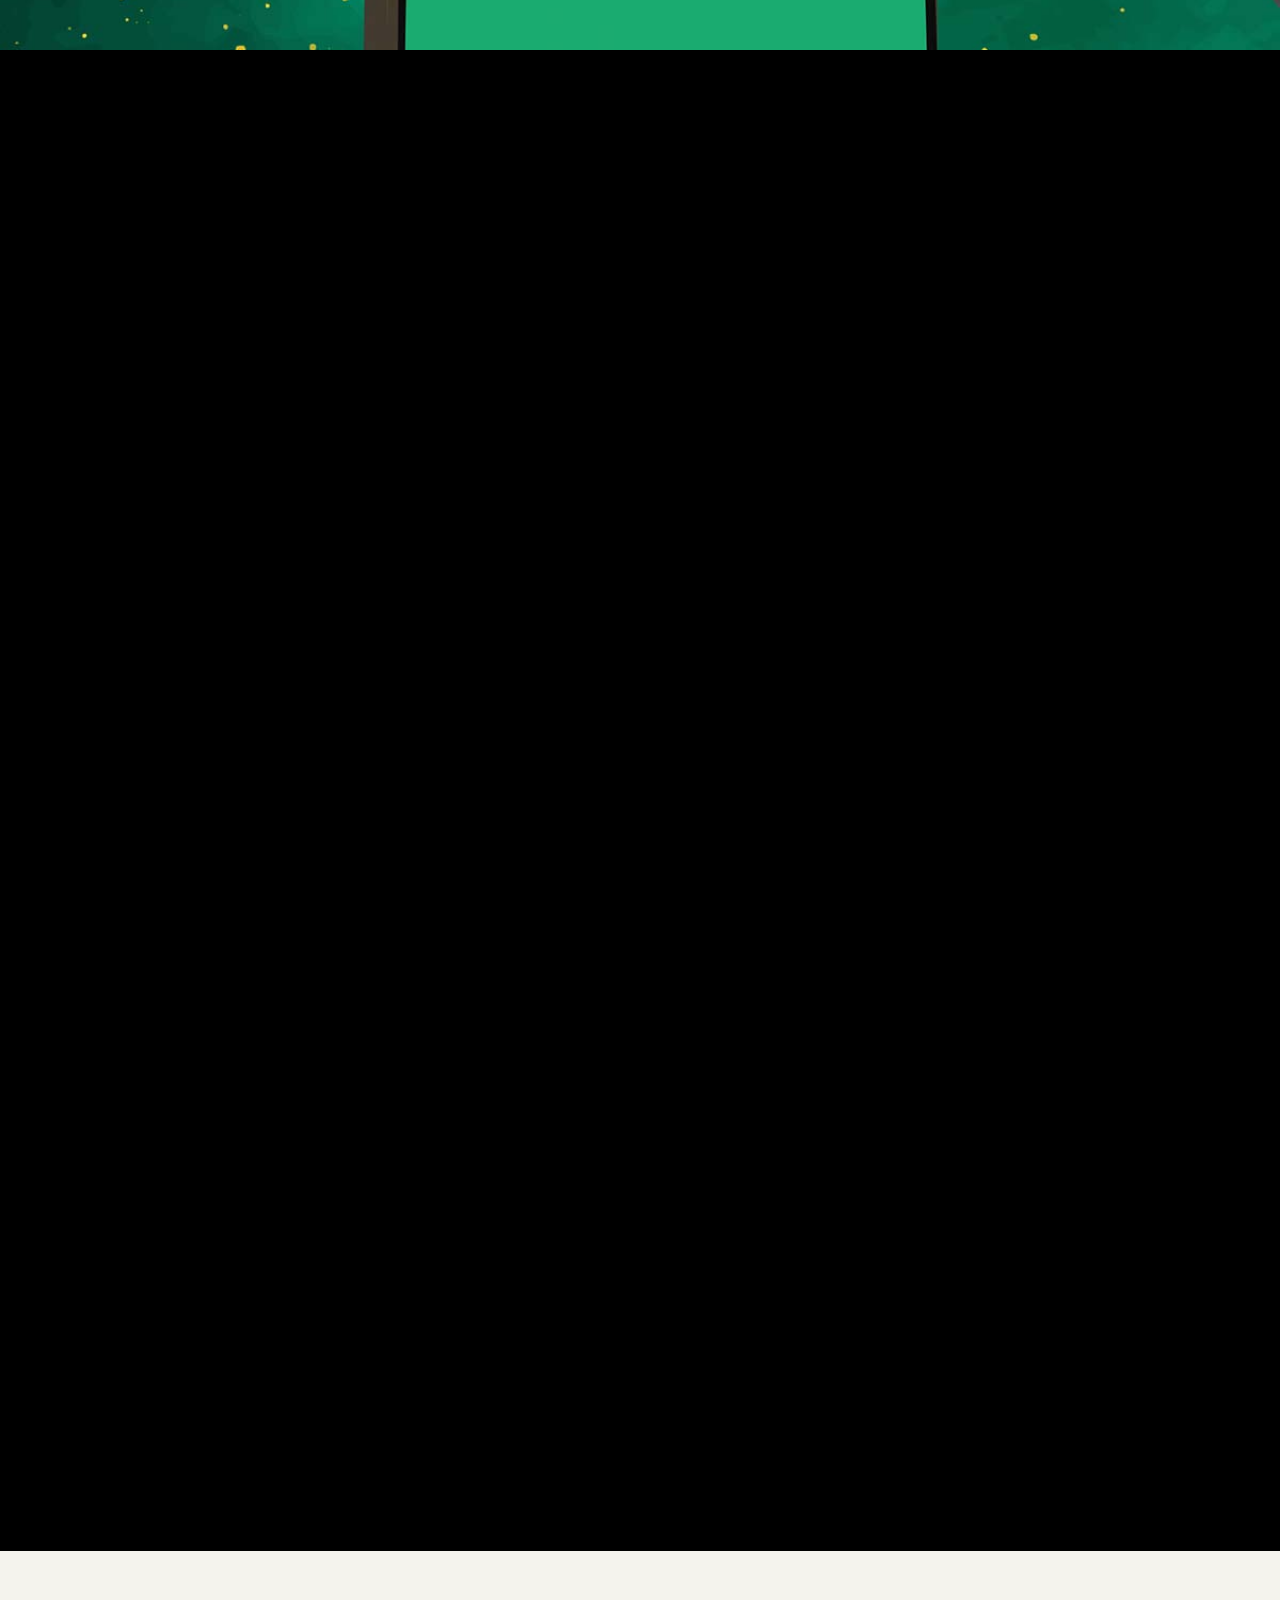
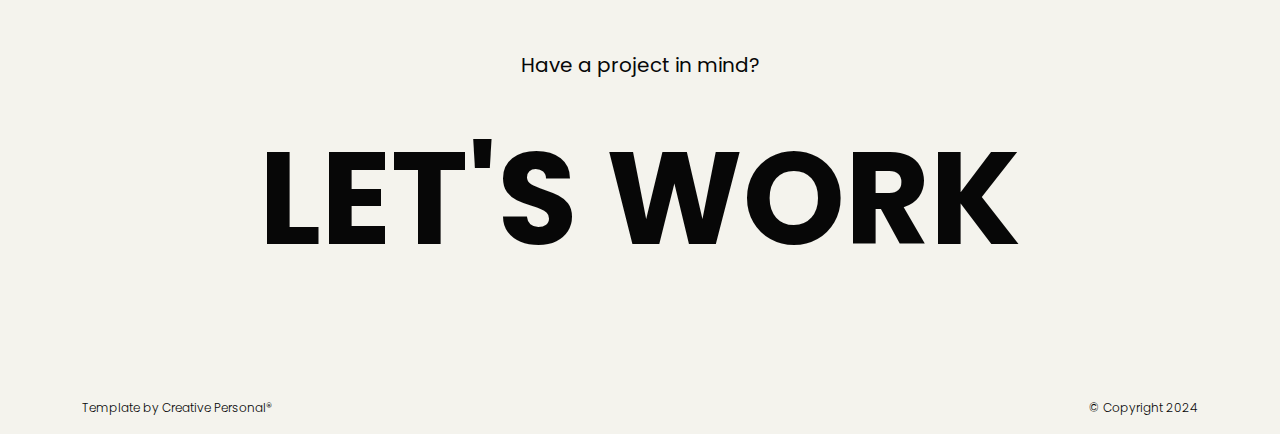
<file: single-project.html>
<!DOCTYPE html>
<html lang="en">


<!-- Mirrored from wordpressboss.com/thememaster/nino-demo/single-project.html by HTTrack Website Copier/3.x [XR&CO'2014], Mon, 23 Jun 2025 04:54:29 GMT -->
<head>
    <!-- META -->
    <meta charset="utf-8">
    <meta http-equiv="X-UA-Compatible" content="IE=edge">
    <meta name="viewport" content="width=device-width, initial-scale=1">
    <meta name="description" content="Nino - Modern Portfolio Template">
    <meta name="keywords" content="personal, portfolio new, html, one page, bootstrap, new html template, design, creative, onepage, clean, modern">
    <meta name="author" content="Tanvir Hossain">
    <!-- PAGE TITLE -->
    <title>Nino - Modern Portfolio Template</title>
    <link rel="icon" type="image/x-icon" href="assets/images/favicon.png">
    <!-- ALL GOOGLE FONTS -->
    <link rel="preconnect" href="https://fonts.googleapis.com/">
    <link rel="preconnect" href="https://fonts.gstatic.com/" crossorigin>
    <link href="https://fonts.googleapis.com/css2?family=Oswald:wght@200..700&amp;family=Poppins:ital,wght@0,100;0,200;0,300;0,400;0,500;0,600;0,700;0,800;0,900;1,100;1,200;1,300;1,400;1,500;1,600;1,700;1,800;1,900&amp;display=swap" rel="stylesheet">
    <!-- BOOTSTRAP CSS -->
    <link rel="stylesheet" href="assets/css/bootstrap.min.css" />
    <!-- FONT AWESOME CSS -->
    <link rel="stylesheet" href="assets/css/font-awesome-pro.css" />
    <!-- FONT AWESOME CSS -->
    <link rel="stylesheet" href="assets/fonts/remixicon.css" />
    <!-- MAGNIFIC CSS -->
    <link rel="stylesheet" href="assets/css/magnific-popup.css">
    <!-- NICE SELECT CSS -->
    <link rel="stylesheet" href="assets/css/nice-select.min.css" />
    <!-- ANIMATE CSS -->
    <link rel="stylesheet" href="assets/css/animate.min.css" />
    <!-- MOBILE MENU CSS -->
    <link rel="stylesheet" href="assets/css/mobilemenu.css" />
    <!-- SLICK CSS -->
    <link rel="stylesheet" href="assets/css/slick.min.css" />
    <!-- SPACING CSS -->
    <link rel="stylesheet" href="assets/css/spacing.css" />
    <!-- MAIN STYLE CSS -->
    <link rel="stylesheet" href="assets/css/style.css" />
    <!-- RESPONSIVE CSS -->
    <link rel="stylesheet" href="assets/css/responsive.css">
    <!-- HTML5 shim and Respond.js IE8 support of HTML5 elements and media queries -->
    <!-- WARNING: Respond.js doesn't work if you view the page via file:// -->
    <!--[if lt IE 9]>
      <script src="https://oss.maxcdn.com/html5shiv/3.7.2/html5shiv.min.js"></script>
      <script src="https://oss.maxcdn.com/respond/1.4.2/respond.min.js"></script>
    <![endif]-->
</head>

<body>
    <!-- START PRELOADER AREA-->
    <div class="preloader">
        <svg viewbox="0 0 1000 1000" preserveaspectratio="none">
            <path id="preloaderSvg" d="M0,1005S175,995,500,995s500,5,500,5V0H0Z"></path>
        </svg>
        <div class="preloader-heading">
            <div class="load-text">
                <span>L</span>
                <span>o</span>
                <span>a</span>
                <span>d</span>
                <span>i</span>
                <span>n</span>
                <span>g</span>
            </div>
        </div>
    </div>
    <!-- END PRELOADER AREA -->
    <!-- START SCROOL UP DESIGN AREA -->
    <div class="progress-wrap cursor-pointer">
        <i class="ri-arrow-up-s-line"></i>
        <svg class="progress-circle svg-content" width="100%" height="100%" viewBox="-1 -1 102 102">
            <path d="M50,1 a49,49 0 0,1 0,98 a49,49 0 0,1 0,-98" />
        </svg>
    </div>
    <!-- / END SCROOL UP DESIGN AREA -->
    <!-- START MAGIC CURSOR AND BALL AREA-->
    <div id="magic-cursor">
        <div id="ball"></div>
    </div>
    <!-- / END MAGIC CURSOR AND BALL AREA-->
    <!-- START MENU DESIGN AREA-->
    <header class="main-header">
        <div class="header-upper">
            <div class="container">
                <div class="header-inner">
                    <div class="row align-items-center">
                        <div class="col-xl-2 col-lg-2 col-md-6 col-6 col-sm-3">
                            <div class="logo-area">
                                <div class="logo">
                                    <a href="index.html"><img src="assets/images/logo.png" alt=""></a>
                                </div>
                            </div>
                        </div>
                        <div class="col-xl-10 col-lg-10 col-md-6 col-6 col-sm-9">
                            <div class="main-menu">
                                <nav id="mobile-menu">
                                    <ul>
                                        <li><a href="index.html" class="linkstyle">Home</a></li>
                                        <li><a href="about.html" class="linkstyle">about</a></li>
                                        <li><a href="service.html" class="linkstyle">services</a></li>
                                        <li class="has-dropdown"><a href="projects.html" class="linkstyle">projects</a>
                                            <ul class="sub-menu">
                                                <li><a href="projects.html">Projects List</a></li>
                                                <li><a href="single-project.html">Single Portfolio</a></li>
                                            </ul>
                                        </li>
                                        <li><a href="blog.html" class="linkstyle">Blog</a></li>
                                        <li><a href="contact.html" class="linkstyle">Contact</a></li>
                                    </ul>
                                </nav>
                            </div>
                            <div class="side-menu-icon d-lg-none text-end">
                                <a href="javascript:void(0)" class="info-toggle-btn f-right sidebar-toggle-btn"><i class="fal fa-bars"></i></a>
                            </div>
                        </div>
                    </div>
                </div>
            </div>
        </div>
    </header>
    <!-- // END MENU DESIGN AREA-->
    <!-- START MOBILE MENU DESIGN AREA-->
    <div class="sidebar__area">
        <div class="sidebar__wrapper">
            <div class="sidebar__close">
                <button class="sidebar__close-btn" id="sidebar__close-btn">
                    <i class="fal fa-times"></i>
                </button>
            </div>
            <div class="sidebar__content mt-50 mb-20">
                <div class="mobile-menu fix"></div>
            </div>
        </div>
    </div>
    <div class="body-overlay"></div>
    <!-- // END MOBILE MENU DESIGN AREA-->
    <!-- START SINGLE PAGE DESIGN AREA -->
    <section class="single-page-hero-area">
        <div class="container">
            <div class="row align-items-center">
                <div class="col-lg-12">
                    <h2>Cloathing Brand</h2>
                    <p>Shri Hari Collection is a local fashion retail brand in Kanjar, specializing in stylish and affordable clothing for women and children, aiming to deliver comfort, quality, and <br>trend-driven fashion for every occasion.</p>
                </div>
            </div>
        </div>
    </section>
    <!-- // END SINGLE PAGE DESIGN AREA -->
    <!-- START SINGLE PAGE DETAILS DESIGN AREA -->
    <div class="single-project-page-design">
        <div class="single-project-image">
            <img src="assets/images/projects/work2.jpg" alt="image">
        </div>
        <div class="container pt-60 pb-40">
            <div class="row">
                <div class="col-lg-4">
                    <!-- START SINGLE LEFT DESIGN AREA -->
                    <div class="single-project-page-left wow fadeInUp delay-0-2s">
                        <div class="single-info">
                            <p>Year</p>
                            <h3>2025</h3>
                        </div>
                        <div class="single-info">
                            <p>Client</p>
                            <h3>Shri Hari Collections</h3>
                        </div>
                        <div class="single-info">
                            <p>Services</p>
                            <h3>Application Design</h3>
                        </div>
                        <div class="single-info">
                            <p>Project</p>
                            <h3>Creative</h3>
                        </div>
                    </div>
                    <!-- / END SINGLE LEFT DESIGN AREA -->
                </div>
                <!-- START SINGLE RIGHT DESIGN AREA -->
                <div class="col-lg-8">
                    <div class="single-project-page-right wow fadeInUp delay-0-4s">
                        <h2>
                            Description
                        </h2>
                        <p>Shri Hari Collection is a locally rooted clothing brand based in Kanjar, committed to bringing stylish, high-quality, and affordable fashion to women and children.</p>
                        <p>Established with the vision of becoming a go-to destination for everyday and festive wear, the brand blends traditional elegance with modern design sensibilities to cater to a wide range of fashion preferences. From casual daily outfits to beautifully crafted ethnic wear, Shri Hari Collection ensures every piece reflects comfort, durability, and cultural charm. The store takes pride in offering a personalized shopping experience, with a curated selection that resonates with local tastes while keeping up with the latest trends. As it grows, Shri Hari Collection aims to expand its reach through digital platforms and social presence, making fashionable clothing accessible to more families while maintaining its strong connection with the local community.</p>
                    </div>
                </div>
                <!-- / END SINGLE RIGHT DESIGN AREA -->
            </div>
            <!-- START SINGLE PAGE GALLERY DESIGN AREA -->
            <div class="row pt-60">
                <div class="col-lg-6">
                    <a href="assets/images/projects/work1.jpg" class="work-popup">
                        <div class="single-image wow fadeInUp delay-0-2s">
                            <img src="assets/images/projects/work1.jpg" alt="gallery">
                        </div>
                    </a>
                </div>
                <div class="col-lg-6">
                    <a href="assets/images/projects/work2.jpg" class="work-popup">
                        <div class="single-image wow fadeInUp delay-0-4s">
                            <img src="assets/images/projects/work2.jpg" alt="gallery">
                        </div>
                    </a>
                </div>
                <div class="col-lg-6">
                    <a href="assets/images/projects/work3.jpg" class="work-popup">
                        <div class="single-image wow fadeInUp delay-0-6s">
                            <img src="assets/images/projects/work3.jpg" alt="gallery">
                        </div>
                    </a>
                </div>
                <div class="col-lg-6">
                    <a href="assets/images/projects/work4.jpg" class="work-popup">
                        <div class="single-image wow fadeInUp delay-0-8s">
                            <img src="assets/images/projects/work4.jpg" alt="gallery">
                        </div>
                    </a>
                </div>
            </div>
            <!--  / END SINGLE PAGE GALLERY DESIGN AREA -->
        </div>
    </div>
    <!-- / END SINGLE PAGE DETAILS DESIGN AREA -->
    <!-- START FOOTER DESIGN AREA -->
    <footer class="main-footer">
        <div class="container">
            <div class="row">
                <div class="col-lg-12">
                    <div class="footer-top">
                        <p> Have a project in mind?</p>
                        <h2><a href="mailto:hello@websitename.com">let's work</a></h2>
                    </div>
                </div>
            </div>
            <div class="row">
                <div class="col-lg-6 col-sm-6">
                    <p class="copy-left-text">Template by <a href="https://themeforest.net/user/creativepersonal/portfolio">Creative Personal®</a></p>
                </div>
                <div class="col-lg-6 col-sm-6">
                    <p class="copy-right-text">&copy; Copyright 2024</p>
                </div>
            </div>
        </div>
    </footer>
    <!-- / END FOOTER DESIGN AREA -->
    <!-- JQUERY JS -->
    <script src="assets/js/jquery-3.6.0.min.js"></script>
    <!-- BOOTSTRAP JS-->
    <script src="assets/js/bootstrap.min.js"></script>
    <!-- APPEAR JS -->
    <script src="assets/js/appear.min.js"></script>
    <!-- MAGNIFICANT JS -->
    <script src="assets/js/jquery.magnific-popup.min.js"></script>
    <!-- MOBILE MENU JS-->
    <script src="assets/js/mobilemenu.js"></script>
    <!-- GSAP AND LOCOMOTIV JS-->
    <script src="assets/js/gsap.min.js"></script>
    <script src="assets/js/ScrollTrigger.min.js"></script>
    <script src="assets/js/lenis.js"></script>
    <!-- SLICK JS-->
    <script src="assets/js/slick.min.js"></script>
    <!-- NICE SELECT JS-->
    <script src="assets/js/jquery.nice-select.min.js"></script>
    <!-- IMAGE LOADER JS-->
    <script src="assets/js/imagesloaded.pkgd.min.js"></script>
    <!-- ISOTOPE JS-->
    <script src="assets/js/isotope.pkgd.min.js"></script>
    <!--  WOW ANIMATION JS-->
    <script src="assets/js/wow.min.js"></script>
    <!-- SCRIPT JS-->
    <script src="assets/js/script.js"></script>
</body>


<!-- Mirrored from wordpressboss.com/thememaster/nino-demo/single-project.html by HTTrack Website Copier/3.x [XR&CO'2014], Mon, 23 Jun 2025 04:54:29 GMT -->
</html>
</file>
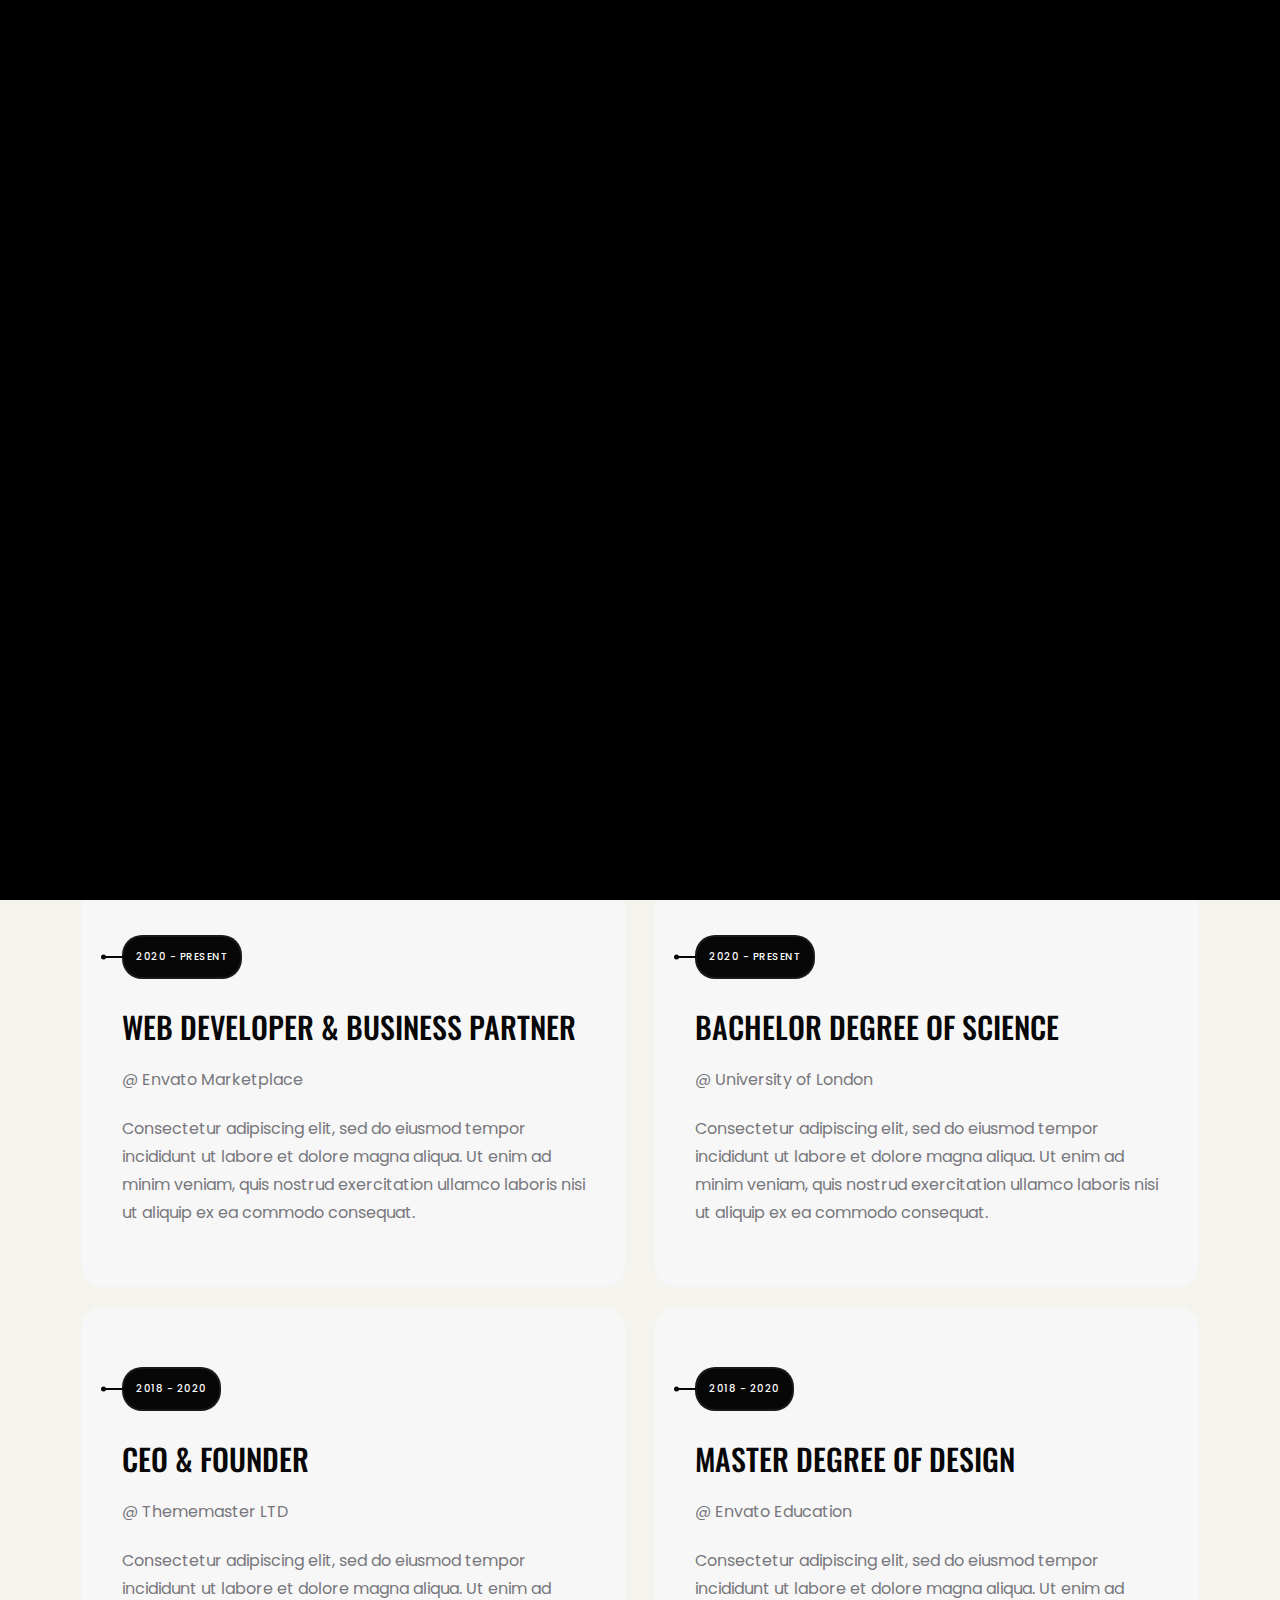
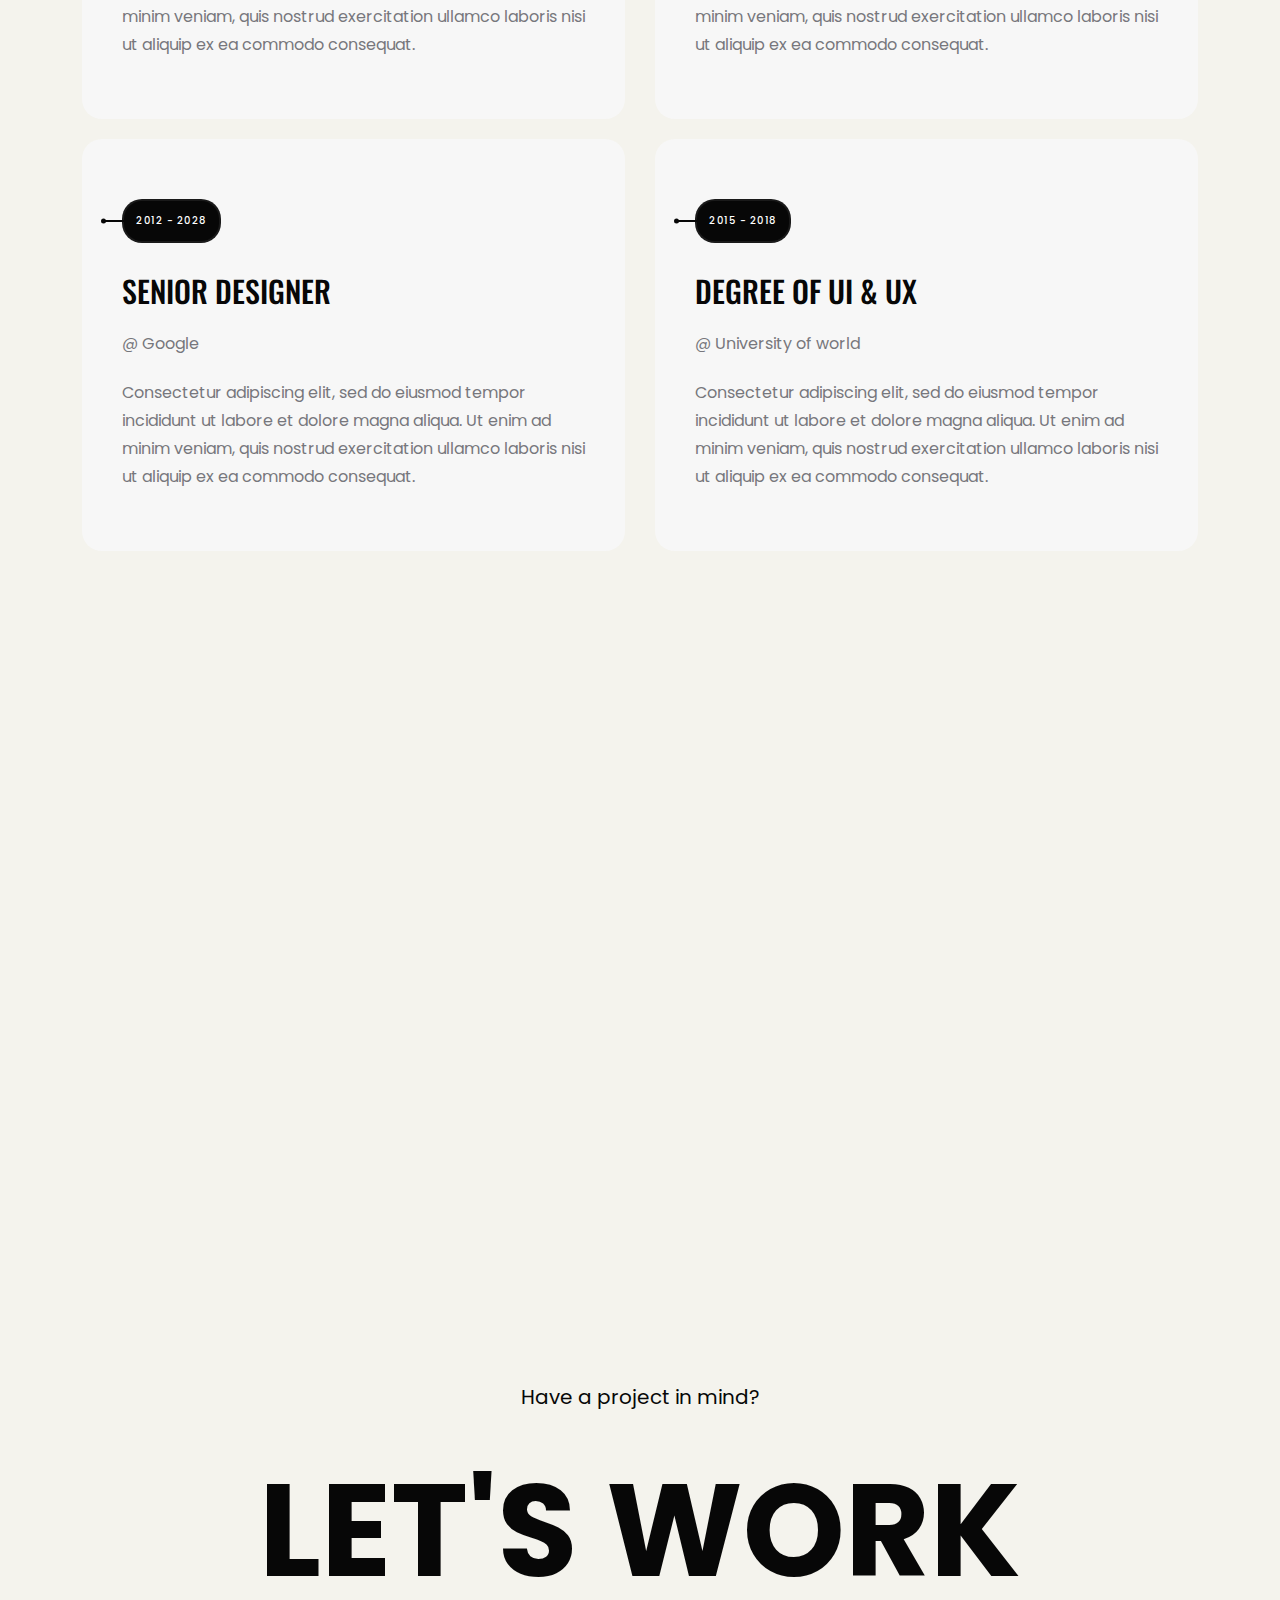
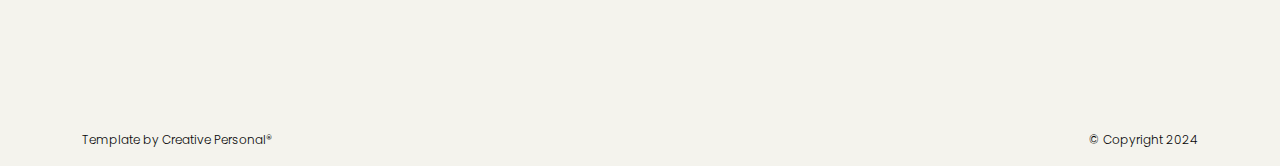
<file: nino-demo/about.html>
<!DOCTYPE html>
<html lang="en">


<!-- Mirrored from wordpressboss.com/thememaster/nino-demo/about.html by HTTrack Website Copier/3.x [XR&CO'2014], Mon, 23 Jun 2025 04:54:23 GMT -->
<head>
    <!-- META -->
    <meta charset="utf-8">
    <meta http-equiv="X-UA-Compatible" content="IE=edge">
    <meta name="viewport" content="width=device-width, initial-scale=1">
    <meta name="description" content="Nino - Modern Portfolio Template">
    <meta name="keywords" content="personal, portfolio new, html, one page, bootstrap, new html template, design, creative, onepage, clean, modern">
    <meta name="author" content="Tanvir Hossain">
    <!-- PAGE TITLE -->
    <title>Nino - Modern Portfolio Template</title>
    <link rel="icon" type="image/x-icon" href="assets/images/favicon.png">
    <!-- ALL GOOGLE FONTS -->
    <link rel="preconnect" href="https://fonts.googleapis.com/">
    <link rel="preconnect" href="https://fonts.gstatic.com/" crossorigin>
    <link href="https://fonts.googleapis.com/css2?family=Oswald:wght@200..700&amp;family=Poppins:ital,wght@0,100;0,200;0,300;0,400;0,500;0,600;0,700;0,800;0,900;1,100;1,200;1,300;1,400;1,500;1,600;1,700;1,800;1,900&amp;display=swap" rel="stylesheet">
    <!-- BOOTSTRAP CSS -->
    <link rel="stylesheet" href="assets/css/bootstrap.min.css" />
    <!-- FONT AWESOME CSS -->
    <link rel="stylesheet" href="assets/css/font-awesome-pro.css" />
    <!-- FONT AWESOME CSS -->
    <link rel="stylesheet" href="assets/fonts/remixicon.css" />
    <!-- MAGNIFIC CSS -->
    <link rel="stylesheet" href="assets/css/magnific-popup.css">
    <!-- NICE SELECT CSS -->
    <link rel="stylesheet" href="assets/css/nice-select.min.css" />
    <!-- ANIMATE CSS -->
    <link rel="stylesheet" href="assets/css/animate.min.css" />
    <!-- MOBILE MENU CSS -->
    <link rel="stylesheet" href="assets/css/mobilemenu.css" />
    <!-- SLICK CSS -->
    <link rel="stylesheet" href="assets/css/slick.min.css" />
    <!-- SPACING CSS -->
    <link rel="stylesheet" href="assets/css/spacing.css" />
    <!-- MAIN STYLE CSS -->
    <link rel="stylesheet" href="assets/css/style.css" />
    <!-- RESPONSIVE CSS -->
    <link rel="stylesheet" href="assets/css/responsive.css">
   
</head>

<body>
    <!-- START PRELOADER AREA-->
    <div class="preloader">
        <svg viewbox="0 0 1000 1000" preserveaspectratio="none">
            <path id="preloaderSvg" d="M0,1005S175,995,500,995s500,5,500,5V0H0Z"></path>
        </svg>
        <div class="preloader-heading">
            <div class="load-text">
                <span>L</span>
                <span>o</span>
                <span>a</span>
                <span>d</span>
                <span>i</span>
                <span>n</span>
                <span>g</span>
            </div>
        </div>
    </div>
    <!-- END PRELOADER AREA -->
    <!-- START SCROOL UP DESIGN AREA -->
    <div class="progress-wrap cursor-pointer">
        <i class="ri-arrow-up-s-line"></i>
        <svg class="progress-circle svg-content" width="100%" height="100%" viewBox="-1 -1 102 102">
            <path d="M50,1 a49,49 0 0,1 0,98 a49,49 0 0,1 0,-98" />
        </svg>
    </div>
    <!-- / END SCROOL UP DESIGN AREA -->
    <!-- START MAGIC CURSOR AND BALL AREA-->
    <div id="magic-cursor">
        <div id="ball"></div>
    </div>
    <!-- / END MAGIC CURSOR AND BALL AREA-->
    <!-- START MENU DESIGN AREA-->
    <header class="main-header">
        <div class="header-upper">
            <div class="container">
                <div class="header-inner">
                    <div class="row align-items-center">
                        <div class="col-xl-2 col-lg-2 col-md-6 col-6 col-sm-3">
                            <div class="logo-area">
                                <div class="logo">
                                    <a href="index.html"><img src="assets/images/logo.png" alt=""></a>
                                </div>
                            </div>
                        </div>
                        <div class="col-xl-10 col-lg-10 col-md-6 col-6 col-sm-9">
                            <div class="main-menu">
                                <nav id="mobile-menu">
                                    <ul>
                                        <li><a href="index.html" class="linkstyle">Home</a></li>
                                        <li><a href="about.html" class="linkstyle">about</a></li>
                                        <li><a href="service.html" class="linkstyle">services</a></li>
                                        <li class="has-dropdown"><a href="projects.html" class="linkstyle">projects</a>
                                            <ul class="sub-menu">
                                                <li><a href="projects.html">Projects List</a></li>
                                                <li><a href="single-project.html">Single Portfolio</a></li>
                                            </ul>
                                        </li>
                                        <li><a href="blog.html" class="linkstyle">Blog</a></li>
                                        <li><a href="contact.html" class="linkstyle">Contact</a></li>
                                    </ul>
                                </nav>
                            </div>
                            <div class="side-menu-icon d-lg-none text-end">
                                <a href="javascript:void(0)" class="info-toggle-btn f-right sidebar-toggle-btn"><i class="fal fa-bars"></i></a>
                            </div>
                        </div>
                    </div>
                </div>
            </div>
        </div>
    </header>
    <!-- // END MENU DESIGN AREA-->
    <!-- START MOBILE MENU DESIGN AREA-->
    <div class="sidebar__area">
        <div class="sidebar__wrapper">
            <div class="sidebar__close">
                <button class="sidebar__close-btn" id="sidebar__close-btn">
                    <i class="fal fa-times"></i>
                </button>
            </div>
            <div class="sidebar__content mt-50 mb-20">
                <div class="mobile-menu fix"></div>
            </div>
        </div>
    </div>
    <div class="body-overlay"></div>
    <!-- // END MOBILE MENU DESIGN AREA-->
    <!-- START SINGLE PAGE DESIGN AREA -->
    <section class="single-page-hero-area">
        <div class="container">
            <div class="row align-items-center">
                <div class="col-lg-12">
                    <h2>About Me</h2>
                </div>
            </div>
        </div>
    </section>
    <!-- // END SINGLE PAGE DESIGN AREA -->
  
  <section class="about-me py-5" style="background-color: #F4F3ED;">
  <div class="container">
    <div class="row align-items-center">
      <!-- Image Column -->
      <div class="col-md-5 mb-4 mb-md-0">
        <img src="assets/images/about/myself.jpg" 
             alt="Utkarsh Pratap"
             class="rounded shadow-sm d-block"
             style="object-fit: cover; height: 400px; width: 80%; margin: 0 auto; background-color: #E6EAEE;">
      </div>

      <!-- Text Column -->
      <div class="col-md-7">
        <p class="mb-0" style="font-size: 20px; line-height: 1.8; color: black; text-align: justify;">
           I’m <strong>Utkarsh Pratap</strong>, a passionate and creative individual residing in the charming city of Bareilly, India. With a strong affinity for the world of design, I’ve honed my skills in <strong>graphic design</strong> and <strong>3D modeling</strong> to bring ideas to life through visual storytelling.
        </p>
      </div>
    </div>
  </div>
</section>


    <!-- START RESUME EXPERIENCE DESIGN AREA -->
    <div class="resume-area no-padding" id="resume">
        <div class="container">
            <div class="row">
                <div class="col-xl-6 col-md-6">
                    <div class="resume-wrapper wow fadeInUp delay-0-2s">
                        <!-- START SINGLE EXPERIENCE DESIGN AREA -->
                        <div class="resume-box">
                            <span class="resume-date">2020 - Present</span>
                            <h2>Web Developer & Business Partner</h2>
                            <span>@ Envato Marketplace</span>
                            <p>Consectetur adipiscing elit, sed do eiusmod tempor incididunt ut labore et dolore magna aliqua. Ut enim ad minim veniam, quis nostrud exercitation ullamco laboris nisi ut aliquip ex ea commodo consequat.</p>
                        </div>
                        <!-- / END SINGLE EXPERIENCE DESIGN AREA -->
                        <!-- START SINGLE EXPERIENCE DESIGN AREA -->
                        <div class="resume-box">
                            <span class="resume-date">2018 - 2020</span>
                            <h2>CEO & Founder</h2>
                            <span>@ Thememaster LTD</span>
                            <p>Consectetur adipiscing elit, sed do eiusmod tempor incididunt ut labore et dolore magna aliqua. Ut enim ad minim veniam, quis nostrud exercitation ullamco laboris nisi ut aliquip ex ea commodo consequat.</p>
                        </div>
                        <!-- / END SINGLE EXPERIENCE DESIGN AREA -->
                        <!-- START SINGLE EXPERIENCE DESIGN AREA -->
                        <div class="resume-box">
                            <span class="resume-date">2012 - 2028</span>
                            <h2>Senior Designer</h2>
                            <span>@ Google</span>
                            <p>Consectetur adipiscing elit, sed do eiusmod tempor incididunt ut labore et dolore magna aliqua. Ut enim ad minim veniam, quis nostrud exercitation ullamco laboris nisi ut aliquip ex ea commodo consequat.</p>
                        </div>
                        <!-- / END SINGLE EXPERIENCE DESIGN AREA -->
                    </div>
                </div>
                <div class="col-xl-6 col-md-6">
                    <div class="resume-wrapper wow fadeInUp delay-0-4s">
                        <!-- START SINGLE EDUCATION DESIGN AREA -->
                        <div class="resume-box">
                            <span class="resume-date">2020 - Present</span>
                            <h2>Bachelor Degree of Science</h2>
                            <span>@ University of London</span>
                            <p>Consectetur adipiscing elit, sed do eiusmod tempor incididunt ut labore et dolore magna aliqua. Ut enim ad minim veniam, quis nostrud exercitation ullamco laboris nisi ut aliquip ex ea commodo consequat.</p>
                        </div>
                        <!-- / END SINGLE EDUCATION DESIGN AREA -->
                        <!-- START SINGLE EDUCATION DESIGN AREA -->
                        <div class="resume-box">
                            <span class="resume-date">2018 - 2020</span>
                            <h2>Master Degree of Design</h2>
                            <span>@ Envato Education</span>
                            <p>Consectetur adipiscing elit, sed do eiusmod tempor incididunt ut labore et dolore magna aliqua. Ut enim ad minim veniam, quis nostrud exercitation ullamco laboris nisi ut aliquip ex ea commodo consequat.</p>
                        </div>
                        <!-- / END SINGLE EDUCATION DESIGN AREA -->
                        <!-- START SINGLE EDUCATION DESIGN AREA -->
                        <div class="resume-box">
                            <span class="resume-date">2015 - 2018</span>
                            <h2>Degree Of UI & UX</h2>
                            <span>@ University of world</span>
                            <p>Consectetur adipiscing elit, sed do eiusmod tempor incididunt ut labore et dolore magna aliqua. Ut enim ad minim veniam, quis nostrud exercitation ullamco laboris nisi ut aliquip ex ea commodo consequat.</p>
                        </div>
                        <!-- / END SINGLE EDUCATION DESIGN AREA -->
                    </div>
                </div>
            </div>
        </div>
    </div>
    <!-- / END RESUME EXPERIENCE DESIGN AREA -->
    <!-- START SKILL DESIGN AREA -->
    <section id="skills" class="skill-area">
        <div class="container">
            <div class="container-inner">
                <div class="row">
                    <div class="col-xl-12 col-lg-12">
                        <div class="section-title section-black-title mb-40 wow fadeInUp delay-0-2s">
                            <h2>Professional Skills</h2>
                        </div>
                    </div>
                </div>
                <div class="row">
                    <div class="col-lg-12">
                        <div class="skill-items-wrap">
                            <div class="row">
                                <div class="col-xl-3 col-lg-4 col-md-3 col-sm-4 col-6">
                                    <div class="skill-item wow fadeInUp delay-0-2s">
                                        <img src="assets/images/skills/skill1.png" alt="Skill" />
                                        <h5>Figma</h5>
                                    </div>
                                </div>
                                <div class="col-xl-3 col-lg-4 col-md-3 col-sm-4 col-6">
                                    <div class="skill-item wow fadeInUp delay-0-3s">
                                        <img src="assets/images/skills/skill2.png" alt="Skill" />
                                        <h5>Tailwand</h5>
                                    </div>
                                </div>
                                <div class="col-xl-3 col-lg-4 col-md-3 col-sm-4 col-6">
                                    <div class="skill-item wow fadeInUp delay-0-4s">
                                        <img src="assets/images/skills/skill3.png" alt="Skill" />
                                        <h5>Photoshop</h5>
                                    </div>
                                </div>
                                <div class="col-xl-3 col-lg-4 col-md-3 col-sm-4 col-6">
                                    <div class="skill-item wow fadeInUp delay-0-5s">
                                        <img src="assets/images/skills/skill4.png" alt="Skill" />
                                        <h5>WordPress</h5>
                                    </div>
                                </div>
                                <div class="col-xl-3 col-lg-4 col-md-3 col-sm-4 col-6">
                                    <div class="skill-item wow fadeInUp delay-0-2s">
                                        <img src="assets/images/skills/skill5.png" alt="Skill" />
                                        <h5>Angular</h5>
                                    </div>
                                </div>
                                <div class="col-xl-3 col-lg-4 col-md-3 col-sm-4 col-6">
                                    <div class="skill-item wow fadeInUp delay-0-3s">
                                        <img src="assets/images/skills/skill6.png" alt="Skill" />
                                        <h5>Webflow</h5>
                                    </div>
                                </div>
                                <div class="col-xl-3 col-lg-4 col-md-3 col-sm-4 col-6">
                                    <div class="skill-item wow fadeInUp delay-0-4s">
                                        <img src="assets/images/skills/skill7.png" alt="Skill" />
                                        <h5>Python</h5>
                                    </div>
                                </div>
                                <div class="col-xl-3 col-lg-4 col-md-3 col-sm-4 col-6">
                                    <div class="skill-item wow fadeInUp delay-0-5s">
                                        <img src="assets/images/skills/skill8.png" alt="Skill" />
                                        <h5>Sketch</h5>
                                    </div>
                                </div>
                            </div>
                        </div>
                    </div>
                </div>
            </div>
        </div>
    </section>
    <!-- / END SKILL DESIGN AREA -->
    <!-- START FOOTER DESIGN AREA -->
    <footer class="main-footer">
        <div class="container">
            <div class="row">
                <div class="col-lg-12">
                    <div class="footer-top">
                        <p> Have a project in mind?</p>
                        <h2><a href="mailto:hello@websitename.com">let's work</a></h2>
                    </div>
                </div>
            </div>
            <div class="row">
                <div class="col-lg-6 col-sm-6">
                    <p class="copy-left-text">Template by <a href="https://themeforest.net/user/creativepersonal/portfolio">Creative Personal®</a></p>
                </div>
                <div class="col-lg-6 col-sm-6">
                    <p class="copy-right-text">&copy; Copyright 2024</p>
                </div>
            </div>
        </div>
    </footer>
    <!-- / END FOOTER DESIGN AREA -->
    <!-- JQUERY JS -->
    <script src="assets/js/jquery-3.6.0.min.js"></script>
    <!-- BOOTSTRAP JS-->
    <script src="assets/js/bootstrap.min.js"></script>
    <!-- APPEAR JS -->
    <script src="assets/js/appear.min.js"></script>
    <!-- MAGNIFICANT JS -->
    <script src="assets/js/jquery.magnific-popup.min.js"></script>
    <!-- MOBILE MENU JS-->
    <script src="assets/js/mobilemenu.js"></script>
    <!-- GSAP AND LOCOMOTIV JS-->
    <script src="assets/js/gsap.min.js"></script>
    <script src="assets/js/ScrollTrigger.min.js"></script>
    <script src="assets/js/lenis.js"></script>
    <!-- SLICK JS-->
    <script src="assets/js/slick.min.js"></script>
    <!-- NICE SELECT JS-->
    <script src="assets/js/jquery.nice-select.min.js"></script>
    <!-- IMAGE LOADER JS-->
    <script src="assets/js/imagesloaded.pkgd.min.js"></script>
    <!-- ISOTOPE JS-->
    <script src="assets/js/isotope.pkgd.min.js"></script>
    <!--  WOW ANIMATION JS-->
    <script src="assets/js/wow.min.js"></script>
    <!-- SCRIPT JS-->
    <script src="assets/js/script.js"></script>
</body>


<!-- Mirrored from wordpressboss.com/thememaster/nino-demo/about.html by HTTrack Website Copier/3.x [XR&CO'2014], Mon, 23 Jun 2025 04:54:29 GMT -->
</html>
</file>
<file: assets/css/spacing.css>
/*
* ----------------------------------------------------------------------------------------
Author       : Tanvir Hossain
Template Name: Nino - Premium Portfolio Template
Version      : 1.0                                          
* ----------------------------------------------------------------------------------------
*/
/*
* ----------------------------------------------------------------------------------------
*PADDING MARGIN
* ----------------------------------------------------------------------------------------
*/
.p-5 {
    padding: 5px !important;
}

.p-10 {
    padding: 10px;
}

.p-15 {
    padding: 15px;
}

.p-20 {
    padding: 20px;
}

.p-25 {
    padding: 25px;
}

.p-30 {
    padding: 30px;
}

.p-35 {
    padding: 35px;
}

.p-40 {
    padding: 40px;
}

.p-45 {
    padding: 45px;
}

.p-50 {
    padding: 50px;
}

.p-55 {
    padding: 55px;
}

.p-60 {
    padding: 60px;
}

.p-65 {
    padding: 65px;
}

.p-70 {
    padding: 70px;
}

.p-75 {
    padding: 75px;
}

.p-80 {
    padding: 80px;
}

.p-85 {
    padding: 85px;
}

.p-90 {
    padding: 90px;
}

.p-95 {
    padding: 95px;
}

.p-100 {
    padding: 100px;
}

.p-105 {
    padding: 105px;
}

.p-110 {
    padding: 110px;
}

.p-115 {
    padding: 115px;
}

.p-120 {
    padding: 120px;
}

.p-125 {
    padding: 125px;
}

.p-130 {
    padding: 130px;
}

.p-135 {
    padding: 135px;
}

.p-140 {
    padding: 140px;
}

.p-145 {
    padding: 145px;
}

.p-150 {
    padding: 150px;
}

.p-155 {
    padding: 155px;
}

.p-160 {
    padding: 160px;
}

.p-165 {
    padding: 165px;
}

.p-170 {
    padding: 170px;
}

.p-175 {
    padding: 175px;
}

.p-180 {
    padding: 180px;
}

.p-185 {
    padding: 185px;
}

.p-190 {
    padding: 190px;
}

.p-195 {
    padding: 195px;
}

.p-200 {
    padding: 200px;
}

.p-205 {
    padding: 205px;
}

.p-210 {
    padding: 210px;
}

.p-215 {
    padding: 215px;
}

.p-220 {
    padding: 220px;
}

.p-225 {
    padding: 225px;
}

.p-230 {
    padding: 230px;
}

.p-235 {
    padding: 235px;
}

.p-240 {
    padding: 240px;
}

.p-245 {
    padding: 245px;
}

.p-250 {
    padding: 250px;
}

/* Padding Top */
.pt-5,
.py-5 {
    padding-top: 5px !important;
}

.pt-10,
.py-10 {
    padding-top: 10px;
}

.pt-15,
.py-15 {
    padding-top: 15px;
}

.pt-20,
.py-20 {
    padding-top: 20px;
}

.pt-25,
.py-25 {
    padding-top: 25px;
}

.pt-30,
.py-30 {
    padding-top: 30px;
}

.pt-35,
.py-35 {
    padding-top: 35px;
}

.pt-40,
.py-40 {
    padding-top: 40px;
}

.pt-45,
.py-45 {
    padding-top: 45px;
}

.pt-50,
.py-50 {
    padding-top: 50px;
}

.pt-55,
.py-55 {
    padding-top: 55px;
}

.pt-60,
.py-60 {
    padding-top: 60px;
}

.pt-65,
.py-65 {
    padding-top: 65px;
}

.pt-70,
.py-70 {
    padding-top: 70px;
}

.pt-75,
.py-75 {
    padding-top: 75px;
}

.pt-80,
.py-80 {
    padding-top: 80px;
}

.pt-85,
.py-85 {
    padding-top: 85px;
}

.pt-90,
.py-90 {
    padding-top: 90px;
}

.pt-95,
.py-95 {
    padding-top: 95px;
}

.pt-100,
.py-100 {
    padding-top: 100px;
}

.pt-105,
.py-105 {
    padding-top: 105px;
}

.pt-110,
.py-110 {
    padding-top: 110px;
}

.pt-115,
.py-115 {
    padding-top: 115px;
}

.pt-120,
.py-120 {
    padding-top: 120px;
}

.pt-125,
.py-125 {
    padding-top: 125px;
}

.pt-130,
.py-130 {
    padding-top: 130px;
}

.pt-135,
.py-135 {
    padding-top: 135px;
}

.pt-140,
.py-140 {
    padding-top: 140px;
}

.pt-145,
.py-145 {
    padding-top: 145px;
}

.pt-150,
.py-150 {
    padding-top: 150px;
}

.pt-155,
.py-155 {
    padding-top: 155px;
}

.pt-160,
.py-160 {
    padding-top: 160px;
}

.pt-165,
.py-165 {
    padding-top: 165px;
}

.pt-170,
.py-170 {
    padding-top: 170px;
}

.pt-175,
.py-175 {
    padding-top: 175px;
}

.pt-180,
.py-180 {
    padding-top: 180px;
}

.pt-185,
.py-185 {
    padding-top: 185px;
}

.pt-190,
.py-190 {
    padding-top: 190px;
}

.pt-195,
.py-195 {
    padding-top: 195px;
}

.pt-200,
.py-200 {
    padding-top: 200px;
}

.pt-205,
.py-205 {
    padding-top: 205px;
}

.pt-210,
.py-210 {
    padding-top: 210px;
}

.pt-215,
.py-215 {
    padding-top: 215px;
}

.pt-220,
.py-220 {
    padding-top: 220px;
}

.pt-225,
.py-225 {
    padding-top: 225px;
}

.pt-230,
.py-230 {
    padding-top: 230px;
}

.pt-235,
.py-235 {
    padding-top: 235px;
}

.pt-240,
.py-240 {
    padding-top: 240px;
}

.pt-245,
.py-245 {
    padding-top: 245px;
}

.pt-250,
.py-250 {
    padding-top: 250px;
}

/* Padding Bottom */
.pb-5,
.py-5 {
    padding-bottom: 5px !important;
}

.pb-10,
.py-10 {
    padding-bottom: 10px;
}

.pb-15,
.py-15 {
    padding-bottom: 15px;
}

.pb-20,
.py-20 {
    padding-bottom: 20px;
}

.pb-25,
.py-25 {
    padding-bottom: 25px;
}

.pb-30,
.py-30 {
    padding-bottom: 30px;
}

.pb-35,
.py-35 {
    padding-bottom: 35px;
}

.pb-40,
.py-40 {
    padding-bottom: 40px;
}

.pb-45,
.py-45 {
    padding-bottom: 45px;
}

.pb-50,
.py-50 {
    padding-bottom: 50px;
}

.pb-55,
.py-55 {
    padding-bottom: 55px;
}

.pb-60,
.py-60 {
    padding-bottom: 60px;
}

.pb-65,
.py-65 {
    padding-bottom: 65px;
}

.pb-70,
.py-70 {
    padding-bottom: 70px;
}

.pb-75,
.py-75 {
    padding-bottom: 75px;
}

.pb-80,
.py-80 {
    padding-bottom: 80px;
}

.pb-85,
.py-85 {
    padding-bottom: 85px;
}

.pb-90,
.py-90 {
    padding-bottom: 90px;
}

.pb-95,
.py-95 {
    padding-bottom: 95px;
}

.pb-100,
.py-100 {
    padding-bottom: 100px;
}

.pb-105,
.py-105 {
    padding-bottom: 105px;
}

.pb-110,
.py-110 {
    padding-bottom: 110px;
}

.pb-115,
.py-115 {
    padding-bottom: 115px;
}

.pb-120,
.py-120 {
    padding-bottom: 120px;
}

.pb-125,
.py-125 {
    padding-bottom: 125px;
}

.pb-130,
.py-130 {
    padding-bottom: 130px;
}

.pb-135,
.py-135 {
    padding-bottom: 135px;
}

.pb-140,
.py-140 {
    padding-bottom: 140px;
}

.pb-145,
.py-145 {
    padding-bottom: 145px;
}

.pb-150,
.py-150 {
    padding-bottom: 150px;
}

.pb-155,
.py-155 {
    padding-bottom: 155px;
}

.pb-160,
.py-160 {
    padding-bottom: 160px;
}

.pb-165,
.py-165 {
    padding-bottom: 165px;
}

.pb-170,
.py-170 {
    padding-bottom: 170px;
}

.pb-175,
.py-175 {
    padding-bottom: 175px;
}

.pb-180,
.py-180 {
    padding-bottom: 180px;
}

.pb-185,
.py-185 {
    padding-bottom: 185px;
}

.pb-190,
.py-190 {
    padding-bottom: 190px;
}

.pb-195,
.py-195 {
    padding-bottom: 195px;
}

.pb-200,
.py-200 {
    padding-bottom: 200px;
}

.pb-205,
.py-205 {
    padding-bottom: 205px;
}

.pb-210,
.py-210 {
    padding-bottom: 210px;
}

.pb-215,
.py-215 {
    padding-bottom: 215px;
}

.pb-220,
.py-220 {
    padding-bottom: 220px;
}

.pb-225,
.py-225 {
    padding-bottom: 225px;
}

.pb-230,
.py-230 {
    padding-bottom: 230px;
}

.pb-235,
.py-235 {
    padding-bottom: 235px;
}

.pb-240,
.py-240 {
    padding-bottom: 240px;
}

.pb-245,
.py-245 {
    padding-bottom: 245px;
}

.pb-250,
.py-250 {
    padding-bottom: 250px;
}

/* Margin Around */
.m-5 {
    margin: 5px !important;
}

.m-10 {
    margin: 10px;
}

.m-15 {
    margin: 15px;
}

.m-20 {
    margin: 20px;
}

.m-25 {
    margin: 25px;
}

.m-30 {
    margin: 30px;
}

.m-35 {
    margin: 35px;
}

.m-40 {
    margin: 40px;
}

.m-45 {
    margin: 45px;
}

.m-50 {
    margin: 50px;
}

.m-55 {
    margin: 55px;
}

.m-60 {
    margin: 60px;
}

.m-65 {
    margin: 65px;
}

.m-70 {
    margin: 70px;
}

.m-75 {
    margin: 75px;
}

.m-80 {
    margin: 80px;
}

.m-85 {
    margin: 85px;
}

.m-90 {
    margin: 90px;
}

.m-95 {
    margin: 95px;
}

.m-100 {
    margin: 100px;
}

.m-105 {
    margin: 105px;
}

.m-110 {
    margin: 110px;
}

.m-115 {
    margin: 115px;
}

.m-120 {
    margin: 120px;
}

.m-125 {
    margin: 125px;
}

.m-130 {
    margin: 130px;
}

.m-135 {
    margin: 135px;
}

.m-140 {
    margin: 140px;
}

.m-145 {
    margin: 145px;
}

.m-150 {
    margin: 150px;
}

.m-155 {
    margin: 155px;
}

.m-160 {
    margin: 160px;
}

.m-165 {
    margin: 165px;
}

.m-170 {
    margin: 170px;
}

.m-175 {
    margin: 175px;
}

.m-180 {
    margin: 180px;
}

.m-185 {
    margin: 185px;
}

.m-190 {
    margin: 190px;
}

.m-195 {
    margin: 195px;
}

.m-200 {
    margin: 200px;
}

.m-205 {
    margin: 205px;
}

.m-210 {
    margin: 210px;
}

.m-215 {
    margin: 215px;
}

.m-220 {
    margin: 220px;
}

.m-225 {
    margin: 225px;
}

.m-230 {
    margin: 230px;
}

.m-235 {
    margin: 235px;
}

.m-240 {
    margin: 240px;
}

.m-245 {
    margin: 245px;
}

.m-250 {
    margin: 250px;
}

/* Margin Top */
.mt-5,
.my-5 {
    margin-top: 5px !important;
}

.mt-10,
.my-10 {
    margin-top: 10px;
}

.mt-15,
.my-15 {
    margin-top: 15px;
}

.mt-20,
.my-20 {
    margin-top: 20px;
}

.mt-25,
.my-25 {
    margin-top: 25px;
}

.mt-30,
.my-30 {
    margin-top: 30px;
}

.mt-35,
.my-35 {
    margin-top: 35px;
}

.mt-40,
.my-40 {
    margin-top: 40px;
}

.mt-45,
.my-45 {
    margin-top: 45px;
}

.mt-50,
.my-50 {
    margin-top: 50px;
}

.mt-55,
.my-55 {
    margin-top: 55px;
}

.mt-60,
.my-60 {
    margin-top: 60px;
}

.mt-65,
.my-65 {
    margin-top: 65px;
}

.mt-70,
.my-70 {
    margin-top: 70px;
}

.mt-75,
.my-75 {
    margin-top: 75px;
}

.mt-80,
.my-80 {
    margin-top: 80px;
}

.mt-85,
.my-85 {
    margin-top: 85px;
}

.mt-90,
.my-90 {
    margin-top: 90px;
}

.mt-95,
.my-95 {
    margin-top: 95px;
}

.mt-100,
.my-100 {
    margin-top: 100px;
}

.mt-105,
.my-105 {
    margin-top: 105px;
}

.mt-110,
.my-110 {
    margin-top: 110px;
}

.mt-115,
.my-115 {
    margin-top: 115px;
}

.mt-120,
.my-120 {
    margin-top: 120px;
}

.mt-125,
.my-125 {
    margin-top: 125px;
}

.mt-130,
.my-130 {
    margin-top: 130px;
}

.mt-135,
.my-135 {
    margin-top: 135px;
}

.mt-140,
.my-140 {
    margin-top: 140px;
}

.mt-145,
.my-145 {
    margin-top: 145px;
}

.mt-150,
.my-150 {
    margin-top: 150px;
}

.mt-155,
.my-155 {
    margin-top: 155px;
}

.mt-160,
.my-160 {
    margin-top: 160px;
}

.mt-165,
.my-165 {
    margin-top: 165px;
}

.mt-170,
.my-170 {
    margin-top: 170px;
}

.mt-175,
.my-175 {
    margin-top: 175px;
}

.mt-180,
.my-180 {
    margin-top: 180px;
}

.mt-185,
.my-185 {
    margin-top: 185px;
}

.mt-190,
.my-190 {
    margin-top: 190px;
}

.mt-195,
.my-195 {
    margin-top: 195px;
}

.mt-200,
.my-200 {
    margin-top: 200px;
}

.mt-205,
.my-205 {
    margin-top: 205px;
}

.mt-210,
.my-210 {
    margin-top: 210px;
}

.mt-215,
.my-215 {
    margin-top: 215px;
}

.mt-220,
.my-220 {
    margin-top: 220px;
}

.mt-225,
.my-225 {
    margin-top: 225px;
}

.mt-230,
.my-230 {
    margin-top: 230px;
}

.mt-235,
.my-235 {
    margin-top: 235px;
}

.mt-240,
.my-240 {
    margin-top: 240px;
}

.mt-245,
.my-245 {
    margin-top: 245px;
}

.mt-250,
.my-250 {
    margin-top: 250px;
}

/* Margin Bottom */
.mb-5,
.my-5 {
    margin-bottom: 5px !important;
}

.mb-10,
.my-10 {
    margin-bottom: 10px;
}

.mb-15,
.my-15 {
    margin-bottom: 15px;
}

.mb-20,
.my-20 {
    margin-bottom: 20px;
}

.mb-25,
.my-25 {
    margin-bottom: 25px;
}

.mb-30,
.my-30 {
    margin-bottom: 30px;
}

.mb-35,
.my-35 {
    margin-bottom: 35px;
}

.mb-40,
.my-40 {
    margin-bottom: 40px;
}

.mb-45,
.my-45 {
    margin-bottom: 45px;
}

.mb-50,
.my-50 {
    margin-bottom: 50px;
}

.mb-55,
.my-55 {
    margin-bottom: 55px;
}

.mb-60,
.my-60 {
    margin-bottom: 60px;
}

.mb-65,
.my-65 {
    margin-bottom: 65px;
}

.mb-70,
.my-70 {
    margin-bottom: 70px;
}

.mb-75,
.my-75 {
    margin-bottom: 75px;
}

.mb-80,
.my-80 {
    margin-bottom: 80px;
}

.mb-85,
.my-85 {
    margin-bottom: 85px;
}

.mb-90,
.my-90 {
    margin-bottom: 90px;
}

.mb-95,
.my-95 {
    margin-bottom: 95px;
}

.mb-100,
.my-100 {
    margin-bottom: 100px;
}

.mb-105,
.my-105 {
    margin-bottom: 105px;
}

.mb-110,
.my-110 {
    margin-bottom: 110px;
}

.mb-115,
.my-115 {
    margin-bottom: 115px;
}

.mb-120,
.my-120 {
    margin-bottom: 120px;
}

.mb-125,
.my-125 {
    margin-bottom: 125px;
}

.mb-130,
.my-130 {
    margin-bottom: 130px;
}

.mb-135,
.my-135 {
    margin-bottom: 135px;
}

.mb-140,
.my-140 {
    margin-bottom: 140px;
}

.mb-145,
.my-145 {
    margin-bottom: 145px;
}

.mb-150,
.my-150 {
    margin-bottom: 150px;
}

.mb-155,
.my-155 {
    margin-bottom: 155px;
}

.mb-160,
.my-160 {
    margin-bottom: 160px;
}

.mb-165,
.my-165 {
    margin-bottom: 165px;
}

.mb-170,
.my-170 {
    margin-bottom: 170px;
}

.mb-175,
.my-175 {
    margin-bottom: 175px;
}

.mb-180,
.my-180 {
    margin-bottom: 180px;
}

.mb-185,
.my-185 {
    margin-bottom: 185px;
}

.mb-190,
.my-190 {
    margin-bottom: 190px;
}

.mb-195,
.my-195 {
    margin-bottom: 195px;
}

.mb-200,
.my-200 {
    margin-bottom: 200px;
}

.mb-205,
.my-205 {
    margin-bottom: 205px;
}

.mb-210,
.my-210 {
    margin-bottom: 210px;
}

.mb-215,
.my-215 {
    margin-bottom: 215px;
}

.mb-220,
.my-220 {
    margin-bottom: 220px;
}

.mb-225,
.my-225 {
    margin-bottom: 225px;
}

.mb-230,
.my-230 {
    margin-bottom: 230px;
}

.mb-235,
.my-235 {
    margin-bottom: 235px;
}

.mb-240,
.my-240 {
    margin-bottom: 240px;
}

.mb-245,
.my-245 {
    margin-bottom: 245px;
}

.mb-250,
.my-250 {
    margin-bottom: 250px;
}

/* Responsive Padding Margin */
@media only screen and (max-width: 991px) {

    /* Padding Around */
    .rp-0 {
        padding: 0px !important;
    }

    .rp-5 {
        padding: 5px !important;
    }

    .rp-10 {
        padding: 10px;
    }

    .rp-15 {
        padding: 15px;
    }

    .rp-20 {
        padding: 20px;
    }

    .rp-25 {
        padding: 25px;
    }

    .rp-30 {
        padding: 30px;
    }

    .rp-35 {
        padding: 35px;
    }

    .rp-40 {
        padding: 40px;
    }

    .rp-45 {
        padding: 45px;
    }

    .rp-50 {
        padding: 50px;
    }

    .rp-55 {
        padding: 55px;
    }

    .rp-60 {
        padding: 60px;
    }

    .rp-65 {
        padding: 65px;
    }

    .rp-70 {
        padding: 70px;
    }

    .rp-75 {
        padding: 75px;
    }

    .rp-80 {
        padding: 80px;
    }

    .rp-85 {
        padding: 85px;
    }

    .rp-90 {
        padding: 90px;
    }

    .rp-95 {
        padding: 95px;
    }

    .rp-100 {
        padding: 100px;
    }

    .rp-105 {
        padding: 105px;
    }

    .rp-110 {
        padding: 110px;
    }

    .rp-115 {
        padding: 115px;
    }

    .rp-120 {
        padding: 120px;
    }

    .rp-125 {
        padding: 125px;
    }

    .rp-130 {
        padding: 130px;
    }

    .rp-135 {
        padding: 135px;
    }

    .rp-140 {
        padding: 140px;
    }

    .rp-145 {
        padding: 145px;
    }

    .rp-150 {
        padding: 150px;
    }

    /* Padding Top */
    .rpt-0,
    .rpy-0 {
        padding-top: 0px !important;
    }

    .rpt-5,
    .rpy-5 {
        padding-top: 5px !important;
    }

    .rpt-10,
    .rpy-10 {
        padding-top: 10px;
    }

    .rpt-15,
    .rpy-15 {
        padding-top: 15px;
    }

    .rpt-20,
    .rpy-20 {
        padding-top: 20px;
    }

    .rpt-25,
    .rpy-25 {
        padding-top: 25px;
    }

    .rpt-30,
    .rpy-30 {
        padding-top: 30px;
    }

    .rpt-35,
    .rpy-35 {
        padding-top: 35px;
    }

    .rpt-40,
    .rpy-40 {
        padding-top: 40px;
    }

    .rpt-45,
    .rpy-45 {
        padding-top: 45px;
    }

    .rpt-50,
    .rpy-50 {
        padding-top: 50px;
    }

    .rpt-55,
    .rpy-55 {
        padding-top: 55px;
    }

    .rpt-60,
    .rpy-60 {
        padding-top: 60px;
    }

    .rpt-65,
    .rpy-65 {
        padding-top: 65px;
    }

    .rpt-70,
    .rpy-70 {
        padding-top: 70px;
    }

    .rpt-75,
    .rpy-75 {
        padding-top: 75px;
    }

    .rpt-80,
    .rpy-80 {
        padding-top: 80px;
    }

    .rpt-85,
    .rpy-85 {
        padding-top: 85px;
    }

    .rpt-90,
    .rpy-90 {
        padding-top: 90px;
    }

    .rpt-95,
    .rpy-95 {
        padding-top: 95px;
    }

    .rpt-100,
    .rpy-100 {
        padding-top: 100px;
    }

    .rpt-105,
    .rpy-105 {
        padding-top: 105px;
    }

    .rpt-110,
    .rpy-110 {
        padding-top: 110px;
    }

    .rpt-115,
    .rpy-115 {
        padding-top: 115px;
    }

    .rpt-120,
    .rpy-120 {
        padding-top: 120px;
    }

    .rpt-125,
    .rpy-125 {
        padding-top: 125px;
    }

    .rpt-130,
    .rpy-130 {
        padding-top: 130px;
    }

    .rpt-135,
    .rpy-135 {
        padding-top: 135px;
    }

    .rpt-140,
    .rpy-140 {
        padding-top: 140px;
    }

    .rpt-145,
    .rpy-145 {
        padding-top: 145px;
    }

    .rpt-150,
    .rpy-150 {
        padding-top: 150px;
    }

    /* Padding Bottom */
    .rpb-0,
    .rpy-0 {
        padding-bottom: 0px !important;
    }

    .rpb-5,
    .rpy-5 {
        padding-bottom: 5px !important;
    }

    .rpb-10,
    .rpy-10 {
        padding-bottom: 10px;
    }

    .rpb-15,
    .rpy-15 {
        padding-bottom: 15px;
    }

    .rpb-20,
    .rpy-20 {
        padding-bottom: 20px;
    }

    .rpb-25,
    .rpy-25 {
        padding-bottom: 25px;
    }

    .rpb-30,
    .rpy-30 {
        padding-bottom: 30px;
    }

    .rpb-35,
    .rpy-35 {
        padding-bottom: 35px;
    }

    .rpb-40,
    .rpy-40 {
        padding-bottom: 40px;
    }

    .rpb-45,
    .rpy-45 {
        padding-bottom: 45px;
    }

    .rpb-50,
    .rpy-50 {
        padding-bottom: 50px;
    }

    .rpb-55,
    .rpy-55 {
        padding-bottom: 55px;
    }

    .rpb-60,
    .rpy-60 {
        padding-bottom: 60px;
    }

    .rpb-65,
    .rpy-65 {
        padding-bottom: 65px;
    }

    .rpb-70,
    .rpy-70 {
        padding-bottom: 70px;
    }

    .rpb-75,
    .rpy-75 {
        padding-bottom: 75px;
    }

    .rpb-80,
    .rpy-80 {
        padding-bottom: 80px;
    }

    .rpb-85,
    .rpy-85 {
        padding-bottom: 85px;
    }

    .rpb-90,
    .rpy-90 {
        padding-bottom: 90px;
    }

    .rpb-95,
    .rpy-95 {
        padding-bottom: 95px;
    }

    .rpb-100,
    .rpy-100 {
        padding-bottom: 100px;
    }

    .rpb-105,
    .rpy-105 {
        padding-bottom: 105px;
    }

    .rpb-110,
    .rpy-110 {
        padding-bottom: 110px;
    }

    .rpb-115,
    .rpy-115 {
        padding-bottom: 115px;
    }

    .rpb-120,
    .rpy-120 {
        padding-bottom: 120px;
    }

    .rpb-125,
    .rpy-125 {
        padding-bottom: 125px;
    }

    .rpb-130,
    .rpy-130 {
        padding-bottom: 130px;
    }

    .rpb-135,
    .rpy-135 {
        padding-bottom: 135px;
    }

    .rpb-140,
    .rpy-140 {
        padding-bottom: 140px;
    }

    .rpb-145,
    .rpy-145 {
        padding-bottom: 145px;
    }

    .rpb-150,
    .rpy-150 {
        padding-bottom: 150px;
    }

    /* Margin Around */
    .rm-0 {
        margin: 0px !important;
    }

    .rm-5 {
        margin: 5px !important;
    }

    .rm-10 {
        margin: 10px;
    }

    .rm-15 {
        margin: 15px;
    }

    .rm-20 {
        margin: 20px;
    }

    .rm-25 {
        margin: 25px;
    }

    .rm-30 {
        margin: 30px;
    }

    .rm-35 {
        margin: 35px;
    }

    .rm-40 {
        margin: 40px;
    }

    .rm-45 {
        margin: 45px;
    }

    .rm-50 {
        margin: 50px;
    }

    .rm-55 {
        margin: 55px;
    }

    .rm-60 {
        margin: 60px;
    }

    .rm-65 {
        margin: 65px;
    }

    .rm-70 {
        margin: 70px;
    }

    .rm-75 {
        margin: 75px;
    }

    .rm-80 {
        margin: 80px;
    }

    .rm-85 {
        margin: 85px;
    }

    .rm-90 {
        margin: 90px;
    }

    .rm-95 {
        margin: 95px;
    }

    .rm-100 {
        margin: 100px;
    }

    .rm-105 {
        margin: 105px;
    }

    .rm-110 {
        margin: 110px;
    }

    .rm-115 {
        margin: 115px;
    }

    .rm-120 {
        margin: 120px;
    }

    .rm-125 {
        margin: 125px;
    }

    .rm-130 {
        margin: 130px;
    }

    .rm-135 {
        margin: 135px;
    }

    .rm-140 {
        margin: 140px;
    }

    .rm-145 {
        margin: 145px;
    }

    .rm-150 {
        margin: 150px;
    }

    /* Margin Top */
    .rmt-0,
    .rmy-0 {
        margin-top: 0px !important;
    }

    .rmt-5,
    .rmy-5 {
        margin-top: 5px !important;
    }

    .rmt-10,
    .rmy-10 {
        margin-top: 10px;
    }

    .rmt-15,
    .rmy-15 {
        margin-top: 15px;
    }

    .rmt-20,
    .rmy-20 {
        margin-top: 20px;
    }

    .rmt-25,
    .rmy-25 {
        margin-top: 25px;
    }

    .rmt-30,
    .rmy-30 {
        margin-top: 30px;
    }

    .rmt-35,
    .rmy-35 {
        margin-top: 35px;
    }

    .rmt-40,
    .rmy-40 {
        margin-top: 40px;
    }

    .rmt-45,
    .rmy-45 {
        margin-top: 45px;
    }

    .rmt-50,
    .rmy-50 {
        margin-top: 50px;
    }

    .rmt-55,
    .rmy-55 {
        margin-top: 55px;
    }

    .rmt-60,
    .rmy-60 {
        margin-top: 60px;
    }

    .rmt-65,
    .rmy-65 {
        margin-top: 65px;
    }

    .rmt-70,
    .rmy-70 {
        margin-top: 70px;
    }

    .rmt-75,
    .rmy-75 {
        margin-top: 75px;
    }

    .rmt-80,
    .rmy-80 {
        margin-top: 80px;
    }

    .rmt-85,
    .rmy-85 {
        margin-top: 85px;
    }

    .rmt-90,
    .rmy-90 {
        margin-top: 90px;
    }

    .rmt-95,
    .rmy-95 {
        margin-top: 95px;
    }

    .rmt-100,
    .rmy-100 {
        margin-top: 100px;
    }

    .rmt-105,
    .rmy-105 {
        margin-top: 105px;
    }

    .rmt-110,
    .rmy-110 {
        margin-top: 110px;
    }

    .rmt-115,
    .rmy-115 {
        margin-top: 115px;
    }

    .rmt-120,
    .rmy-120 {
        margin-top: 120px;
    }

    .rmt-125,
    .rmy-125 {
        margin-top: 125px;
    }

    .rmt-130,
    .rmy-130 {
        margin-top: 130px;
    }

    .rmt-135,
    .rmy-135 {
        margin-top: 135px;
    }

    .rmt-140,
    .rmy-140 {
        margin-top: 140px;
    }

    .rmt-145,
    .rmy-145 {
        margin-top: 145px;
    }

    .rmt-150,
    .rmy-150 {
        margin-top: 150px;
    }

    /* Margin Bottom */
    .rmb-0,
    .rmy-0 {
        margin-bottom: 0px !important;
    }

    .rmb-5,
    .rmy-5 {
        margin-bottom: 5px !important;
    }

    .rmb-10,
    .rmy-10 {
        margin-bottom: 10px;
    }

    .rmb-15,
    .rmy-15 {
        margin-bottom: 15px;
    }

    .rmb-20,
    .rmy-20 {
        margin-bottom: 20px;
    }

    .rmb-25,
    .rmy-25 {
        margin-bottom: 25px;
    }

    .rmb-30,
    .rmy-30 {
        margin-bottom: 30px;
    }

    .rmb-35,
    .rmy-35 {
        margin-bottom: 35px;
    }

    .rmb-40,
    .rmy-40 {
        margin-bottom: 40px;
    }

    .rmb-45,
    .rmy-45 {
        margin-bottom: 45px;
    }

    .rmb-50,
    .rmy-50 {
        margin-bottom: 50px;
    }

    .rmb-55,
    .rmy-55 {
        margin-bottom: 55px;
    }

    .rmb-60,
    .rmy-60 {
        margin-bottom: 60px;
    }

    .rmb-65,
    .rmy-65 {
        margin-bottom: 65px;
    }

    .rmb-70,
    .rmy-70 {
        margin-bottom: 70px;
    }

    .rmb-75,
    .rmy-75 {
        margin-bottom: 75px;
    }

    .rmb-80,
    .rmy-80 {
        margin-bottom: 80px;
    }

    .rmb-85,
    .rmy-85 {
        margin-bottom: 85px;
    }

    .rmb-90,
    .rmy-90 {
        margin-bottom: 90px;
    }

    .rmb-95,
    .rmy-95 {
        margin-bottom: 95px;
    }

    .rmb-100,
    .rmy-100 {
        margin-bottom: 100px;
    }

    .rmb-105,
    .rmy-105 {
        margin-bottom: 105px;
    }

    .rmb-110,
    .rmy-110 {
        margin-bottom: 110px;
    }

    .rmb-115,
    .rmy-115 {
        margin-bottom: 115px;
    }

    .rmb-120,
    .rmy-120 {
        margin-bottom: 120px;
    }

    .rmb-125,
    .rmy-125 {
        margin-bottom: 125px;
    }

    .rmb-130,
    .rmy-130 {
        margin-bottom: 130px;
    }

    .rmb-135,
    .rmy-135 {
        margin-bottom: 135px;
    }

    .rmb-140,
    .rmy-140 {
        margin-bottom: 140px;
    }

    .rmb-145,
    .rmy-145 {
        margin-bottom: 145px;
    }

    .rmb-150,
    .rmy-150 {
        margin-bottom: 150px;
    }
}

/*******************************************************/
/***************** ## Custom Animation ****************/
/*******************************************************/
/* Animation Delay */
.delay-1-0s {
    -webkit-animation-delay: 1s;
    animation-delay: 1s;
}

.delay-2-0s {
    -webkit-animation-delay: 2s;
    animation-delay: 2s;
}

.delay-0-1s {
    -webkit-animation-delay: 0.1s;
    animation-delay: 0.1s;
}

.delay-0-2s {
    -webkit-animation-delay: 0.2s;
    animation-delay: 0.2s;
}

.delay-0-3s {
    -webkit-animation-delay: 0.3s;
    animation-delay: 0.3s;
}

.delay-0-4s {
    -webkit-animation-delay: 0.4s;
    animation-delay: 0.4s;
}

.delay-0-5s {
    -webkit-animation-delay: 0.5s;
    animation-delay: 0.5s;
}

.delay-0-6s {
    -webkit-animation-delay: 0.6s;
    animation-delay: 0.6s;
}

.delay-0-7s {
    -webkit-animation-delay: 0.7s;
    animation-delay: 0.7s;
}

.delay-0-8s {
    -webkit-animation-delay: 0.8s;
    animation-delay: 0.8s;
}

.delay-0-9s {
    -webkit-animation-delay: 0.9s;
    animation-delay: 0.9s;
}

.delay-1-1s {
    -webkit-animation-delay: 1.1s;
    animation-delay: 1.1s;
}

.delay-1-2s {
    -webkit-animation-delay: 1.2s;
    animation-delay: 1.2s;
}

.delay-1-3s {
    -webkit-animation-delay: 1.3s;
    animation-delay: 1.3s;
}

.delay-1-4s {
    -webkit-animation-delay: 1.4s;
    animation-delay: 1.4s;
}

.delay-1-5s {
    -webkit-animation-delay: 1.5s;
    animation-delay: 1.5s;
}

.delay-1-6s {
    -webkit-animation-delay: 1.6s;
    animation-delay: 1.6s;
}

.delay-1-7s {
    -webkit-animation-delay: 1.7s;
    animation-delay: 1.7s;
}

.delay-1-8s {
    -webkit-animation-delay: 1.8s;
    animation-delay: 1.8s;
}

.delay-1-9s {
    -webkit-animation-delay: 1.9s;
    animation-delay: 1.9s;
}

/* Border Radius */
.br-5 {
    border-radius: 5px;
}

.br-10 {
    border-radius: 10px;
}

.br-15 {
    border-radius: 15px;
}

.br-20 {
    border-radius: 20px;
}

.br-25 {
    border-radius: 25px;
}

.br-30 {
    border-radius: 30px;
}



/* Menu Sticky */
@-webkit-keyframes sticky {
    0% {
        top: -100px;
    }

    100% {
        top: 0;
    }
}

@keyframes sticky {
    0% {
        top: -100px;
    }

    100% {
        top: 0;
    }
}

/* Hero Circle */
@-webkit-keyframes rotated_circle {
    0% {
        -webkit-transform: rotate(0deg);
        transform: rotate(0deg);
    }

    100% {
        -webkit-transform: rotate(360deg);
        transform: rotate(360deg);
    }
}

@keyframes rotated_circle {
    0% {
        -webkit-transform: rotate(0deg);
        transform: rotate(0deg);
    }

    100% {
        -webkit-transform: rotate(360deg);
        transform: rotate(360deg);
    }
}

/* Feedback Rotated */
@-webkit-keyframes semi_rotated {

    0%,
    100% {
        -webkit-transform: rotate(20deg);
        transform: rotate(20deg);
    }

    50% {
        -webkit-transform: rotate(-20deg);
        transform: rotate(-20deg);
    }
}

@keyframes semi_rotated {

    0%,
    100% {
        -webkit-transform: rotate(20deg);
        transform: rotate(20deg);
    }

    50% {
        -webkit-transform: rotate(-20deg);
        transform: rotate(-20deg);
    }
}

/* Image BG Rotated */
@-webkit-keyframes semi_rotated_two {

    0%,
    100% {
        -webkit-transform: rotate(-11deg);
        transform: rotate(-11deg);
    }

    50% {
        -webkit-transform: rotate(11deg);
        transform: rotate(11deg);
    }
}

@keyframes semi_rotated_two {

    0%,
    100% {
        -webkit-transform: rotate(-11deg);
        transform: rotate(-11deg);
    }

    50% {
        -webkit-transform: rotate(11deg);
        transform: rotate(11deg);
    }
}

@-webkit-keyframes move_arround {
    0% {
        top: 20px;
        left: 20px;
    }

    25% {
        top: 20px;
        left: -20px;
    }

    50% {
        top: -20px;
        left: -20px;
    }

    75% {
        top: -20px;
        left: 20px;
    }

    100% {
        top: 20px;
        left: 20px;
    }
}

@keyframes move_arround {
    0% {
        top: 20px;
        left: 20px;
    }

    25% {
        top: 20px;
        left: -20px;
    }

    50% {
        top: -20px;
        left: -20px;
    }

    75% {
        top: -20px;
        left: 20px;
    }

    100% {
        top: 20px;
        left: 20px;
    }
}

/* Hero Circle */
@-webkit-keyframes upDownLeft {

    0%,
    100% {
        -webkit-transform: translate(0px, 0px);
        transform: translate(0px, 0px);
    }

    25%,
    75% {
        -webkit-transform: translate(0px, 50px);
        transform: translate(0px, 50px);
    }

    50% {
        -webkit-transform: translate(-50px, 50px);
        transform: translate(-50px, 50px);
    }
}

@keyframes upDownLeft {

    0%,
    100% {
        -webkit-transform: translate(0px, 0px);
        transform: translate(0px, 0px);
    }

    25%,
    75% {
        -webkit-transform: translate(0px, 50px);
        transform: translate(0px, 50px);
    }

    50% {
        -webkit-transform: translate(-50px, 50px);
        transform: translate(-50px, 50px);
    }
}

@-webkit-keyframes shapeAnimationOne {
    0% {
        -webkit-transform: translate(0px, 0px) rotate(0deg);
        transform: translate(0px, 0px) rotate(0deg);
    }

    25% {
        -webkit-transform: translate(0px, 150px) rotate(90deg);
        transform: translate(0px, 150px) rotate(90deg);
    }

    50% {
        -webkit-transform: translate(150px, 150px) rotate(180deg);
        transform: translate(150px, 150px) rotate(180deg);
    }

    75% {
        -webkit-transform: translate(150px, 0px) rotate(270deg);
        transform: translate(150px, 0px) rotate(270deg);
    }

    100% {
        -webkit-transform: translate(0px, 0px) rotate(360deg);
        transform: translate(0px, 0px) rotate(360deg);
    }
}

@keyframes shapeAnimationOne {
    0% {
        -webkit-transform: translate(0px, 0px) rotate(0deg);
        transform: translate(0px, 0px) rotate(0deg);
    }

    25% {
        -webkit-transform: translate(0px, 150px) rotate(90deg);
        transform: translate(0px, 150px) rotate(90deg);
    }

    50% {
        -webkit-transform: translate(150px, 150px) rotate(180deg);
        transform: translate(150px, 150px) rotate(180deg);
    }

    75% {
        -webkit-transform: translate(150px, 0px) rotate(270deg);
        transform: translate(150px, 0px) rotate(270deg);
    }

    100% {
        -webkit-transform: translate(0px, 0px) rotate(360deg);
        transform: translate(0px, 0px) rotate(360deg);
    }
}

@-webkit-keyframes shapeAnimationTwo {
    0% {
        -webkit-transform: translate(0px, 0px) rotate(0deg);
        transform: translate(0px, 0px) rotate(0deg);
    }

    25% {
        -webkit-transform: translate(-150px, 0px) rotate(270deg);
        transform: translate(-150px, 0px) rotate(270deg);
    }

    50% {
        -webkit-transform: translate(-150px, 150px) rotate(180deg);
        transform: translate(-150px, 150px) rotate(180deg);
    }

    75% {
        -webkit-transform: translate(0px, 150px) rotate(90deg);
        transform: translate(0px, 150px) rotate(90deg);
    }

    100% {
        -webkit-transform: translate(0px, 0px) rotate(360deg);
        transform: translate(0px, 0px) rotate(360deg);
    }
}

@keyframes shapeAnimationTwo {
    0% {
        -webkit-transform: translate(0px, 0px) rotate(0deg);
        transform: translate(0px, 0px) rotate(0deg);
    }

    25% {
        -webkit-transform: translate(-150px, 0px) rotate(270deg);
        transform: translate(-150px, 0px) rotate(270deg);
    }

    50% {
        -webkit-transform: translate(-150px, 150px) rotate(180deg);
        transform: translate(-150px, 150px) rotate(180deg);
    }

    75% {
        -webkit-transform: translate(0px, 150px) rotate(90deg);
        transform: translate(0px, 150px) rotate(90deg);
    }

    100% {
        -webkit-transform: translate(0px, 0px) rotate(360deg);
        transform: translate(0px, 0px) rotate(360deg);
    }
}

@-webkit-keyframes shapeAnimationThree {
    0% {
        -webkit-transform: translate(0px, 0px) rotate(0deg);
        transform: translate(0px, 0px) rotate(0deg);
    }

    25% {
        -webkit-transform: translate(50px, 150px) rotate(90deg);
        transform: translate(50px, 150px) rotate(90deg);
    }

    50% {
        -webkit-transform: translate(150px, 150px) rotate(180deg);
        transform: translate(150px, 150px) rotate(180deg);
    }

    75% {
        -webkit-transform: translate(150px, 50px) rotate(270deg);
        transform: translate(150px, 50px) rotate(270deg);
    }

    100% {
        -webkit-transform: translate(0px, 0px) rotate(360deg);
        transform: translate(0px, 0px) rotate(360deg);
    }
}

@keyframes shapeAnimationThree {
    0% {
        -webkit-transform: translate(0px, 0px) rotate(0deg);
        transform: translate(0px, 0px) rotate(0deg);
    }

    25% {
        -webkit-transform: translate(50px, 150px) rotate(90deg);
        transform: translate(50px, 150px) rotate(90deg);
    }

    50% {
        -webkit-transform: translate(150px, 150px) rotate(180deg);
        transform: translate(150px, 150px) rotate(180deg);
    }

    75% {
        -webkit-transform: translate(150px, 50px) rotate(270deg);
        transform: translate(150px, 50px) rotate(270deg);
    }

    100% {
        -webkit-transform: translate(0px, 0px) rotate(360deg);
        transform: translate(0px, 0px) rotate(360deg);
    }
}

@-webkit-keyframes shapeAnimationFour {
    0% {
        -webkit-transform: translate(0px, 0px) rotate(0deg);
        transform: translate(0px, 0px) rotate(0deg);
    }

    25% {
        -webkit-transform: translate(-150px -50px) rotate(90deg);
        transform: translate(-150px -50px) rotate(90deg);
    }

    50% {
        -webkit-transform: translate(-150px, -150px) rotate(180deg);
        transform: translate(-150px, -150px) rotate(180deg);
    }

    75% {
        -webkit-transform: translate(-50px, -150px) rotate(270deg);
        transform: translate(-50px, -150px) rotate(270deg);
    }

    100% {
        -webkit-transform: translate(0px, 0px) rotate(360deg);
        transform: translate(0px, 0px) rotate(360deg);
    }
}

@keyframes shapeAnimationFour {
    0% {
        -webkit-transform: translate(0px, 0px) rotate(0deg);
        transform: translate(0px, 0px) rotate(0deg);
    }

    25% {
        -webkit-transform: translate(-150px -50px) rotate(90deg);
        transform: translate(-150px -50px) rotate(90deg);
    }

    50% {
        -webkit-transform: translate(-150px, -150px) rotate(180deg);
        transform: translate(-150px, -150px) rotate(180deg);
    }

    75% {
        -webkit-transform: translate(-50px, -150px) rotate(270deg);
        transform: translate(-50px, -150px) rotate(270deg);
    }

    100% {
        -webkit-transform: translate(0px, 0px) rotate(360deg);
        transform: translate(0px, 0px) rotate(360deg);
    }
}

@-webkit-keyframes shapeAnimationFive {
    0% {
        -webkit-transform: translate(0px, 0px) rotate(0deg);
        transform: translate(0px, 0px) rotate(0deg);
    }

    25% {
        -webkit-transform: translate(-100px -100px) rotate(90deg);
        transform: translate(-100px -100px) rotate(90deg);
    }

    50% {
        -webkit-transform: translate(100px, 50px) rotate(180deg);
        transform: translate(100px, 50px) rotate(180deg);
    }

    75% {
        -webkit-transform: translate(-100px, 150px) rotate(270deg);
        transform: translate(-100px, 150px) rotate(270deg);
    }

    100% {
        -webkit-transform: translate(0px, 0px) rotate(360deg);
        transform: translate(0px, 0px) rotate(360deg);
    }
}

@keyframes shapeAnimationFive {
    0% {
        -webkit-transform: translate(0px, 0px) rotate(0deg);
        transform: translate(0px, 0px) rotate(0deg);
    }

    25% {
        -webkit-transform: translate(-100px -100px) rotate(90deg);
        transform: translate(-100px -100px) rotate(90deg);
    }

    50% {
        -webkit-transform: translate(100px, 50px) rotate(180deg);
        transform: translate(100px, 50px) rotate(180deg);
    }

    75% {
        -webkit-transform: translate(-100px, 150px) rotate(270deg);
        transform: translate(-100px, 150px) rotate(270deg);
    }

    100% {
        -webkit-transform: translate(0px, 0px) rotate(360deg);
        transform: translate(0px, 0px) rotate(360deg);
    }
}

@-webkit-keyframes down-up-one {
    0% {
        -webkit-transform: rotateX(0deg) translateY(0px);
        transform: rotateX(0deg) translateY(0px);
    }

    50% {
        -webkit-transform: rotateX(0deg) translateY(25px);
        transform: rotateX(0deg) translateY(25px);
    }

    100% {
        -webkit-transform: rotateX(0deg) translateY(0px);
        transform: rotateX(0deg) translateY(0px);
    }
}

@keyframes down-up-one {
    0% {
        -webkit-transform: rotateX(0deg) translateY(0px);
        transform: rotateX(0deg) translateY(0px);
    }

    50% {
        -webkit-transform: rotateX(0deg) translateY(25px);
        transform: rotateX(0deg) translateY(25px);
    }

    100% {
        -webkit-transform: rotateX(0deg) translateY(0px);
        transform: rotateX(0deg) translateY(0px);
    }
}

@-webkit-keyframes down-up-two {
    0% {
        -webkit-transform: rotateX(0deg) translate(0px);
        transform: rotateX(0deg) translate(0px);
    }

    50% {
        -webkit-transform: rotateX(0deg) translate(25px, -25px);
        transform: rotateX(0deg) translate(25px, -25px);
    }

    100% {
        -webkit-transform: rotateX(0deg) translate(0px);
        transform: rotateX(0deg) translate(0px);
    }
}

@keyframes down-up-two {
    0% {
        -webkit-transform: rotateX(0deg) translate(0px);
        transform: rotateX(0deg) translate(0px);
    }

    50% {
        -webkit-transform: rotateX(0deg) translate(25px, -25px);
        transform: rotateX(0deg) translate(25px, -25px);
    }

    100% {
        -webkit-transform: rotateX(0deg) translate(0px);
        transform: rotateX(0deg) translate(0px);
    }
}

@-webkit-keyframes leftRightOne {

    0%,
    100% {
        -webkit-transform: translateX(0);
        transform: translateX(0);
    }

    50% {
        -webkit-transform: translateX(-100px);
        transform: translateX(-100px);
    }
}

@keyframes leftRightOne {

    0%,
    100% {
        -webkit-transform: translateX(0);
        transform: translateX(0);
    }

    50% {
        -webkit-transform: translateX(-100px);
        transform: translateX(-100px);
    }
}

@-webkit-keyframes leftRightTwo {

    0%,
    100% {
        -webkit-transform: translateX(0);
        transform: translateX(0);
    }

    50% {
        -webkit-transform: translateX(100px);
        transform: translateX(100px);
    }
}

@keyframes leftRightTwo {

    0%,
    100% {
        -webkit-transform: translateX(0);
        transform: translateX(0);
    }

    50% {
        -webkit-transform: translateX(100px);
        transform: translateX(100px);
    }
}

@-webkit-keyframes zoomInOut {

    0%,
    100% {
        -webkit-transform: scale(1);
        transform: scale(1);
    }

    50% {
        -webkit-transform: scale(0.5);
        transform: scale(0.5);
    }
}

@keyframes zoomInOut {

    0%,
    100% {
        -webkit-transform: scale(1);
        transform: scale(1);
    }

    50% {
        -webkit-transform: scale(0.5);
        transform: scale(0.5);
    }
}

@-webkit-keyframes border {
    0% {
        width: 0;
        height: 0;
    }

    50% {
        width: 0;
        height: 100%;
    }

    100% {
        width: 100%;
        height: 100%;
    }
}

@keyframes border {
    0% {
        width: 0;
        height: 0;
    }

    50% {
        width: 0;
        height: 100%;
    }

    100% {
        width: 100%;
        height: 100%;
    }
}
</file>
<file: assets/css/style.css>
/*
* ----------------------------------------------------------------------------------------
Author       : Tanvir Hossain
Template Name: Nino - Premium Portfolio Template
Version      : 1.0                                          
* ----------------------------------------------------------------------------------------
*/

/*
* ----------------------------------------------------------------------------------------
* 01.GLOBAL CSS STYLE
* 02.COMMON CSS STYLE
* 03.MENU CSS STYLE
* 04.HEADER CSS STYLE
* 05.ABOUT CSS STYLE
* 06.SERVICE CSS STYLE
* 07.SKILL CSS STYLE
* 08.RESUME CSS STYLE
* 09.PORTFOLIO CSS STYLE
* 10.TESTIMONIALS CSS STYLE
* 11.PRICING CSS STYLE
* 12.CLIENTS CSS STYLE
* 13.CONTACT CSS STYLE
* 14.FOOTER CSS STYLE
* 15.PRELOADER & BOUNCE CCS STYLE
* 16.BLOG CSS STYLE
* ----------------------------------------------------------------------------------------
*/


/*
* ----------------------------------------------------------------------------------------
* 01.GLOBAL STYLE
* ----------------------------------------------------------------------------------------
*/
:root {
    --main-color: #070707;
    --heading-color: #fff;
    --primary-color: #F4F3ED;
    --lighter-color: #f7f7f7;
    --subtitle-color: #f7f7f7;
    --black-color: #070707;
    --border-color: rgba(255, 255, 255, 0.0784313725);
    --button-border: rgba(119, 119, 125, .2);
    --body-background: #000;
    --grey-bg: #E6EAEE;
    --text-font: "Poppins", sans-serif;
    --title-font: "Oswald", sans-serif;
}

* {
    margin: 0;
    padding: 0;
    border: none;
    outline: none;
    box-shadow: none;
}

body {
    color: #E6EAEE;
    background: var(--body-background);
    font-weight: 400;
    line-height: 30px;
    font-size: 16px;
    font-family: "Poppins", sans-serif;
    overflow-x: hidden;

}


h1,
.h1,
h2,
.h2,
h3,
.h3,
h4,
.h4,
h5,
.h5,
h6,
.h6,
.accordion-item .accordion-button {
    color: var(--heading-color);
    font-family: "Oswald", sans-serif;
}

h1,
.h1 {
    font-size: 58px;
}

h2,
.h2 {
    font-size: 22px;
}

h3,
.h3 {
    line-height: 1.3;
    font-size: 30px;
}

h4,
.h4 {
    line-height: 1.1;
    font-size: 24px;
}

h5,
.h5 {
    line-height: 1.4;
    font-size: 20px;
}

h6,
.h6 {
    font-size: 16px;
}


p {
    line-height: 28px;
}

ul,
li {
    margin: 0;
    padding: 0;
}

fieldset {
    border: 0 none;
    margin: 0 auto;
    padding: 0;
}

.no-padding {
    padding: 0 !important;
}

a {
    color: var(--main-color);
    cursor: pointer;
    outline: none;
    -webkit-transition: 0.5s;
    transition: 0.5s;
    text-decoration: none;
    font-family: "Poppins", sans-serif;

}

a:hover,
a:focus,
a:visited {
    text-decoration: none;
    outline: none;

}

a:hover {
    color: #000;
}



ul,
li {
    list-style: none;
    padding: 0;
    margin: 0;
}

img {
    max-width: 100%;
    display: inline-block;
}

mark {
    color: var(--primary-color);
    background: transparent;
    text-decoration: underline;
}



input,
select,
textarea,
.nice-select,
.form-control {
    width: 100%;
    height: auto;
    border: none;
    font-size: 20px;
    border-radius: 0;
    padding: 20px 0;
    background-color: #fff;
    border-bottom: 2px solid rgba(41, 41, 41, 0.1);
}

input::-webkit-input-placeholder,
select::-webkit-input-placeholder,
textarea::-webkit-input-placeholder,
.nice-select::-webkit-input-placeholder,
.form-control::-webkit-input-placeholder {
    color: var(--main-color);
    opacity: .4;
    -ms-filter: "progid:DXImageTransform.Microsoft.Alpha(Opacity=40)";
}

input:-ms-input-placeholder,
select:-ms-input-placeholder,
textarea:-ms-input-placeholder,
.nice-select:-ms-input-placeholder,
.form-control:-ms-input-placeholder {
    color: var(--main-color);
    opacity: .4;
    -ms-filter: "progid:DXImageTransform.Microsoft.Alpha(Opacity=40)";
}

input::-ms-input-placeholder,
select::-ms-input-placeholder,
textarea::-ms-input-placeholder,
.nice-select::-ms-input-placeholder,
.form-control::-ms-input-placeholder {
    color: var(--main-color);
    opacity: .4;
    -ms-filter: "progid:DXImageTransform.Microsoft.Alpha(Opacity=40)";
}

input::-webkit-input-placeholder,
select::-webkit-input-placeholder,
textarea::-webkit-input-placeholder,
.nice-select::-webkit-input-placeholder,
.form-control::-webkit-input-placeholder {
    color: var(--main-color);
    opacity: .4;
    -ms-filter: "progid:DXImageTransform.Microsoft.Alpha(Opacity=40)";
}

input::-moz-placeholder,
select::-moz-placeholder,
textarea::-moz-placeholder,
.nice-select::-moz-placeholder,
.form-control::-moz-placeholder {
    color: var(--main-color);
    opacity: .4;
    -ms-filter: "progid:DXImageTransform.Microsoft.Alpha(Opacity=40)";
}

input:-ms-input-placeholder,
select:-ms-input-placeholder,
textarea:-ms-input-placeholder,
.nice-select:-ms-input-placeholder,
.form-control:-ms-input-placeholder {
    color: var(--main-color);
    opacity: .4;
    -ms-filter: "progid:DXImageTransform.Microsoft.Alpha(Opacity=40)";
}

input::placeholder,
select::placeholder,
textarea::placeholder,
.nice-select::placeholder,
.form-control::placeholder {
    color: var(--main-color);
    opacity: .4;
    -ms-filter: "progid:DXImageTransform.Microsoft.Alpha(Opacity=40)";
}

input:focus,
select:focus,
textarea:focus,
.nice-select:focus,
.form-control:focus {
    border-bottom: 2px solid rgba(41, 41, 41, 0.1);
}

.nice-select {
    font-size: 20px;
    line-height: 1.3;
}

.nice-select:after {
    width: 8px;
    height: 8px;
    right: 8px;
    border-color: var(--heading-color);
}

.nice-select .current {
    font-weight: 500;
    color: var(--heading-color);
}

.nice-select .list {
    min-width: 100%;
    border-radius: 0;
}

textarea {
    display: inherit;
    padding-top: 20px;
}

label {
    cursor: pointer;
    font-weight: 500;
    margin-bottom: 5px;
    color: var(--main-color);
}

.form-group {
    position: relative;
    margin-bottom: 15px;
}

input:focus,
button:focus,
.form-control:focus {
    outline: none;
    box-shadow: none;
    border-color: #cfdbf1;
}

input[type=search]::-ms-clear {
    display: none;
    width: 0;
    height: 0;
}

input[type=search]::-ms-reveal {
    display: none;
    width: 0;
    height: 0;
}

input[type=search]::-webkit-search-decoration,
input[type=search]::-webkit-search-cancel-button,
input[type=search]::-webkit-search-results-button,
input[type=search]::-webkit-search-results-decoration {
    display: none;
}

input[type=checkbox],
input[type=radio] {
    height: auto;
    width: auto;
}

html {
    scroll-behavior: unset !important;
}


/*
* ----------------------------------------------------------------------------------------
* 02.COMMON CSS STYLE
* ----------------------------------------------------------------------------------------
*/

.no-gap {
    margin-left: 0;
    margin-right: 0;
}

.no-gap>div {
    padding-left: 0;
    padding-right: 0;
}

.section-title {
    margin-bottom: 50px;
}

.has-border {
    border-bottom: 1px solid #454545;
}

.section-title .sub-title {
    font-weight: 500;
    display: block;
    color: rgba(255, 255, 255, 0.65);
}

.section-black-title h2 {
    color: var(--main-color);
}

.section-title h2 {
    margin-bottom: 15px;
    font-size: 60px;
    line-height: 70px;
    text-transform: uppercase;
    padding-bottom: 20px;
}

.section-title p {
    font-size: 16px;
    text-transform: uppercase;
}

.section-title h2 span {
    color: var(--main-color);
}


.section-title h6 {
    font-size: 18px;
}

.section-title h6 span {
    color: var(--primary-color);
}

.theme-btn {
    background: var(--main-color);
    color: var(--white-color);
    cursor: pointer;
    display: inline-block;
    border: 1px solid var(--button-border);
    font-size: 14px;
    font-weight: 500;
    line-height: 20px;
    margin: 0 5px 10px 0;
    overflow: visible;
    border-radius: 2px;
    padding: 20px 34px;
    text-align: center;
    text-transform: none;
    -webkit-transition: .3s;
    transition: .3s
}

.theme-btn-two {
    background: var(--primary-color);
    color: var(--black-color);

}

.theme-btn:focus {
    text-decoration: none;
    -webkit-transition: .3s;
    transition: .3s
}

.theme-btn i {
    margin-left: 4px;
}

.theme-btn:hover {
    border: 1px solid var(--button-border);
    text-decoration: none;
    color: var(--main-color);
    -webkit-transition: .3s;
    transition: .3s;
    background: transparent;
}
.theme-btn-two:hover {
    border: 1px solid var(--border-color);
    text-decoration: none;
    color: var(--heading-color);
}

.theme-btn:active {
    box-shadow: rgba(0, 0, 0, .125) 0 3px 5px inset;
    outline: 0;
}


.details-btn {
    width: 50px;
    height: 50px;
    background: #131313;
    line-height: 50px;
    border-radius: 50%;
    text-align: center;
    display: inline-block;
    -webkit-transform: rotate(-45deg);
    transform: rotate(-45deg);
    border: 1px solid var(--border-color);
}

.details-btn:hover {
    color: var(--black-color);
    background: var(--primary-color);
}

.read-more {
    color: white;
    font-size: 14px;
    -webkit-box-align: center;
    -ms-flex-align: center;
    align-items: center;
    display: -webkit-inline-box;
    display: -ms-inline-flexbox;
    display: inline-flex;
    text-transform: capitalize;
}

.read-more i {
    float: right;
    margin-top: 2px;
    margin-left: 7px;
    -webkit-transition: 0.5s;
    transition: 0.5s;
}

.read-more:hover {
    color: var(--primary-color);
}

.read-more:hover i {
    margin-left: 10px;
}

.list-style-one li {
    color: white;
    display: -webkit-box;
    display: -ms-flexbox;
    display: flex;
    font-weight: 500;
    -webkit-box-align: center;
    -ms-flex-align: center;
    align-items: center;
}


.list-style-one li:not(:last-child) {
    margin-bottom: 10px;
}

.list-style-one.two-column {
    display: -webkit-box;
    display: -ms-flexbox;
    display: flex;
    -ms-flex-wrap: wrap;
    flex-wrap: wrap;
    margin-top: 30px;
}

.list-style-one.two-column li {
    width: 48%;
    color: rgb(119, 119, 125);
    font-size: 16px;
}


.list-style-one.two-column li i {
    padding-right: 10px;
}

.list-style-two li {
    display: -webkit-box;
    display: -ms-flexbox;
    display: flex;
    -webkit-box-align: center;
    -ms-flex-align: center;
    align-items: center;
}



.list-style-two li:before {
    content: "\f00c";
    line-height: 1;
    font-size: 16px;
    margin-right: 20px;
    color: var(--lighter-color);
    width: 30px;
    height: 30px;
    background: var(--primary-color);
    line-height: 30px;
    border-radius: 50%;
    text-align: center;
    font-family: "Font Awesome 5 Pro";
}

.list-style-two li:not(:last-child) {
    margin-bottom: 25px;
}

.social-style-one {
    -ms-flex-wrap: wrap;
    flex-wrap: wrap;
    display: -webkit-inline-box;
    display: -ms-inline-flexbox;
    display: inline-flex;
    margin-left: -5px;
    margin-right: -5px;
}

.social-style-one a {
    color: #B0AFAF;
    font-size: 14px;
    margin-left: 5px;
    margin-right: 5px;
    width: 35px;
    height: 35px;
    background: #0C0B0B;
    line-height: 35px;
    border-radius: 50%;
    text-align: center;
}

.social-style-one a:hover {
    color: var(--black-color);
    background: var(--primary-color);
}

.social-style-two {
    -ms-flex-wrap: wrap;
    flex-wrap: wrap;
    display: -webkit-inline-box;
    display: -ms-inline-flexbox;
    display: inline-flex;
    margin-left: -12px;
    margin-right: -12px;
}

.social-style-two a {
    color: rgba(255, 255, 255, 0.35);
    margin-left: 12px;
    margin-right: 12px;
}

.social-style-two a:hover {
    color: var(--primary-color);
}


.pagination {
    -webkit-box-align: center;
    -ms-flex-align: center;
    -ms-grid-row-align: center;
    align-items: center;
    margin-left: -15px;
    margin-right: -15px;
}

.pagination li {
    margin: 10px 15px 0;
}

.pagination li a,
.pagination li .page-link {
    padding: 0;
    border: none;
    font-size: 24px;
    box-shadow: none;
    font-weight: 600;
    color: var(--main-color);
    background: transparent;
}

.pagination li.active .page-link,
.pagination li:hover:not(.disabled) .page-link {
    background: transparent;
    color: var(--primary-color);
}

.ratting {
    line-height: 1;
    -webkit-box-align: center;
    -ms-flex-align: center;
    align-items: center;
    display: -webkit-inline-box;
    display: -ms-inline-flexbox;
    display: inline-flex;
    margin-left: -5px;
    margin-right: -5px;
}

.ratting i {
    margin: 5px;
    color: #AB6034;
}

.slick-arrow {
    width: 40px;
    height: 40px;
    color: var(--black-color);
    -webkit-transition: 0.5s;
    transition: 0.5s;
    line-height: 40px;
    border-radius: 50%;
    background: var(--main-color);
    border: 1px solid var(--button-border);
}

.slick-arrow:focus,
.slick-arrow:hover {
    color: var(--white-color);
    background: transparent;
    border-color: var(--main-color);
}

.slider-arrows button:first-child {
    margin-right: 5px;
}

.slider-arrows button:last-child {}

/*** Slick Dots ***/
.slick-dots {
    display: -webkit-box;
    display: -ms-flexbox;
    display: flex;
    -webkit-box-align: center;
    -ms-flex-align: center;
    align-items: center;
    -webkit-box-pack: center;
    -ms-flex-pack: center;
    justify-content: center;
}

.slick-dots li {
    position: relative;
    cursor: pointer;
    margin: 8px;
    width: 6px;
    height: 6px;
    opacity: 0.3;
    -ms-filter: "progid:DXImageTransform.Microsoft.Alpha(Opacity=30)";
    -webkit-transition: 0.5s;
    transition: 0.5s;
    border-radius: 50%;
    background: #1D1B1A;
}

.slick-dots li button {
    opacity: 0;
    -ms-filter: "progid:DXImageTransform.Microsoft.Alpha(Opacity=0)";
    height: 0;
}

.slick-dots li:before {
    content: '';
    width: 0;
    height: 0;
    left: 50%;
    top: 50%;
    -webkit-transition: 0.5s;
    transition: 0.5s;
    border-radius: 50%;
    position: absolute;
    border: 1px solid var(--primary-color);
    -webkit-transform: translate(-50%, -50%);
    transform: translate(-50%, -50%);
}

.slick-dots li.slick-active {
    background: var(--primary-color);
    opacity: 1;
    -ms-filter: "progid:DXImageTransform.Microsoft.Alpha(Opacity=100)";
}

.slick-dots li.slick-active:before {
    width: 21px;
    height: 21px;
}




.single-page-hero-area {
    padding-top: 200px;
    padding-bottom: 50px;
    background: var(--primary-color);
}

.single-page-hero-area h2 {
    margin-bottom: 15px;
    font-size: 150px;
    text-transform: uppercase;
    padding-bottom: 20px;
    text-align: center;
    color: var(--main-color);
}

.single-page-hero-area p {
    padding: 0px 200px;
    font-size: 16px;
    line-height: 24px;
    text-align: center;
    color: var(--main-color);
}


/*
* ----------------------------------------------------------------------------------------
* 03.MENU CSS STYLE
* ----------------------------------------------------------------------------------------
*/

.header-area {
    position: relative;
    left: 0px;
    top: 0px;
    z-index: 999;
    width: 100%;
    -webkit-transition: all 500ms ease;
    transition: all 500ms ease;
}

.fixed-header .header-upper {
    -webkit-transition: all 500ms ease;
    transition: all 500ms ease;
    border-bottom: 1px solid rgba(119, 119, 125, .2);
    background: var(--primary-color);
}

.fixed-header .header-inner {
    padding: 15px 0px;
    -webkit-transition: all 500ms ease;
    transition: all 500ms ease;
}

.header-inner {
    padding: 30px 0px;
    -webkit-transition: all 500ms ease;
    transition: all 500ms ease;
}

.main-header .header-upper {
    z-index: 5;
    width: 100%;
    position: fixed;
    -webkit-transition: all 500ms ease;
    transition: all 500ms ease;
}

.logo img {
    width: 70px;
}

.main-menu {
    text-align: right;
}

.main-menu ul li {
    display: inline-block;
    margin-left: 30px;
    position: relative;
}

.main-menu ul li:last-child {
    margin-right: 0;
}

.main-menu ul li.has-dropdown>a {
    padding-right: 14px;
}

.main-menu ul li.has-dropdown>a:after {
    position: absolute;
    content: "\f107";
    right: -4px;
    top: 10px;
    font-size: 16px;
    color: var(--main-color);
    font-family: "Font Awesome 6 Pro";
    -webkit-transition: 0.3s;
    transition: 0.3s;
}

.main-menu ul li .sub-menu li.has-dropdown>a:after {
    right: 15px;
    top: 6px;
}

.main-menu ul li a {
    font-size: 15px;
    line-height: 20px;
    font-weight: 500;
    padding: 10px 0px;
    display: inline-block;
    -webkit-transition: 0.3s;
    transition: 0.3s;
    text-transform: uppercase;
    color: var(--main-color);
}

.main-menu ul li .active {
    color: var(--primary-color);
}

.main-menu ul li:hover>a {
    color: var(--main-color);
}

.main-menu ul li:hover>a:after {
    color: var(--main-color);
}

.main-menu ul li:hover .sub-menu {
    visibility: visible;
    opacity: 1;
    -ms-filter: "progid:DXImageTransform.Microsoft.Alpha(Opacity=100)";
    top: 100%;
}

.main-menu ul li .sub-menu {
    margin-top: 10px;
    position: absolute;
    right: 0;
    top: 110%;
    min-width: 180px;
    background-color: var(--black-color);
    opacity: 0;
    -ms-filter: "progid:DXImageTransform.Microsoft.Alpha(Opacity=0)";
    visibility: hidden;
    z-index: 99;
    box-shadow: 0 2px 6px 0 rgba(0, 0, 0, 0.16);
    padding: 20px 0px 15px;
    -webkit-transition: 0.3s;
    transition: 0.3s;
    border-top: 2px solid #000;
}

.main-menu ul li .sub-menu li {
    margin: 0;
    padding: 0;
    display: inline;
    position: relative;
    width: 100%;
    display: block;
}

.main-menu ul li .sub-menu li a {

    display: block;
    padding: 5px 25px;
    -webkit-transition: 0.3s;
    transition: 0.3s;
    text-align: left;
    font-size: 13px;
    line-height: 20px;
    font-weight: 400;
    transition: 0.3s;
    text-transform: uppercase;
    color: var(--heading-color);
}

.main-menu ul li .sub-menu li .active {
    color: var(--primary-color);
}

.main-menu ul li .sub-menu li:hover>a {
    color: var(--primary-color);
}

.main-menu ul li .sub-menu li>.sub-menu {
    right: 120%;
    top: 0;
    visibility: hidden;
    opacity: 0;
    -ms-filter: "progid:DXImageTransform.Microsoft.Alpha(Opacity=0)";
}

.main-menu ul li .sub-menu li:hover>.sub-menu {
    right: 100%;
    left: auto;
    visibility: visible;
    opacity: 1;
    -ms-filter: "progid:DXImageTransform.Microsoft.Alpha(Opacity=100)";
}

.side-menu-icon i {
    color: var(--main-color);
    font-size: 32px;
    cursor: pointer;
    position: relative;
    top: 5px;
}

.linkstyle {
    cursor: pointer;
    font-size: 18px;
    position: relative;
    white-space: nowrap;
}

.linkstyle:before {
    content: '';
    position: absolute;
    width: 100%;
    height: 1px;
    background: var(--main-color);
    top: 100%;
    left: 0;
    pointer-events: none;
    -webkit-transform-origin: 100% 50%;
    transform-origin: 100% 50%;
    -webkit-transform: scale3d(0, 1, 1);
    transform: scale3d(0, 1, 1);
    -webkit-transition: -webkit-transform 0.3s;
    transition: -webkit-transform 0.3s;
    transition: transform 0.3s;
    transition: transform 0.3s, -webkit-transform 0.3s;
}


.linkstyle:hover:before {
    -webkit-transform-origin: 0% 50%;
    transform-origin: 0% 50%;
    -webkit-transform: scale3d(1, 1, 1);
    transform: scale3d(1, 1, 1);
}

/*----------------------------------------*/
/*  MEAN MENU CSS START
/*----------------------------------------*/
/* mean menu customize */
.mean-container a.meanmenu-reveal {
    display: none;
}

.mean-container .mean-nav {
    background: none;
    margin-top: 0;
}

.mean-container .mean-bar {
    padding: 0;
    min-height: auto;
    background: none;
}

.mean-container .mean-nav>ul {
    padding: 0;
    margin: 0;
    width: 100%;
    list-style-type: none;
    display: block !important;
}

.mean-container a.meanmenu-reveal {
    display: none !important;
}

.mean-container .mean-nav ul li a {
    width: 100%;
    padding: 10px 0;
    color: var(--primary-color);
    border-top: 1px solid #353535;
    font-size: 14px;
    line-height: 1.5;
    font-weight: 500;
}

.mean-container .mean-nav ul li a:hover {
    color: var(--primary-color);
}

.mean-container .mean-nav ul li a.mean-expand {
    margin-top: 5px;
    padding: 0 !important;
    line-height: 14px;
    border: 1px solid #353535 !important;
    height: 30px;
    width: 30px;
    line-height: 30px;
    color: var(--primary-color);
    line-height: 30px;
    top: 0;
    font-weight: 400;
}

.mean-container .mean-nav ul li a.mean-expand:hover {
    background: var(--tp-theme-1);
    color: var(--tp-common-white);
    border-color: #353535;
}

.mean-container .mean-nav ul li>a>i {
    display: none;
}

.mean-container .mean-nav ul li>a.mean-expand i {
    display: inline-block;
}

.mean-container .mean-nav>ul>li:first-child>a {
    border-top: 0;
}

.mean-container .mean-nav ul li a.mean-expand.mean-clicked {
    color: var(--tp-common-white);
}

.mean-container .mean-nav ul li a.mean-expand.mean-clicked i {
    transform: rotate(45deg);
    -webkit-transform: rotate(45deg);
    -moz-transform: rotate(45deg);
    -ms-transform: rotate(45deg);
    -o-transform: rotate(45deg);
    color: var(--tp-heading-primary);
}

/*----------------------------------------*/
/*  Sidebar CSS START
/*----------------------------------------*/
.sidebar__area {
    position: fixed;
    right: -485px;
    top: 0;
    width: 465px;
    height: 100%;
    background: var(--black-color) none repeat scroll 0 0;
    overflow-y: scroll;
    -ms-box-shadow: -5px 0 20px -5px rgba(0, 0, 0, 0.5);
    -o-box-shadow: -5px 0 20px -5px rgba(0, 0, 0, 0.5);
    box-shadow: -5px 0 20px -5px rgba(0, 0, 0, 0.5);
    -webkit-transition: all 0.3s cubic-bezier(0.785, 0.135, 0.15, 0.86);
    transition: all 0.3s cubic-bezier(0.785, 0.135, 0.15, 0.86);
    z-index: 9999;
}

@media (max-width: 575px) {
    .sidebar__area {
        width: 290px;
    }
}

.sidebar__area.sidebar-opened {
    right: 0px;
}

.sidebar__area-2 {
    left: -485px;
}

.sidebar__area-2.sidebar-opened {
    left: 0px;
}

.sidebar__wrapper {
    position: relative;
    padding: 45px;
    background: var(--black-color);
}

@media (max-width: 575px) {
    .sidebar__wrapper {
        padding: 20px;
    }
}

.sidebar__close {
    position: absolute;
    top: 35px;
    right: 45px;
}

@media (max-width: 575px) {
    .sidebar__close {
        top: 12px;
        right: 20px;
    }
}

.sidebar__close-btn {
    display: inline-block;
    font-size: 16px;
    height: 45px;
    width: 45px;
    line-height: 49px;
    background: #000;
    color: #fff;
    border-radius: 50%;
}

.sidebar__close-btn:hover {
    background: #000;
}

.sidebar__close-btn-3 {
    background: #666;
}

.sidebar__close-btn-3:hover {
    background: #666;
}


.body-overlay {
    background-color: rgba(0, 0, 0, 0.7);
    height: 100%;
    width: 100%;
    position: fixed;
    top: 0;
    z-index: 999;
    left: 0;
    opacity: 0;
    -ms-filter: "progid:DXImageTransform.Microsoft.Alpha(Opacity=0)";
    visibility: hidden;
    -webkit-transition: all 0.3s ease-out 0s;
    transition: all 0.3s ease-out 0s;
}

.body-overlay:hover {
    cursor: pointer;
}

.body-overlay.opened {
    opacity: 1;
    -ms-filter: "progid:DXImageTransform.Microsoft.Alpha(Opacity=100)";
    visibility: visible;
}

/*
* ----------------------------------------------------------------------------------------
* 04.HEADER CSS STYLE
* ----------------------------------------------------------------------------------------
*/
.main-hero-area {
    padding-top: 115px;
    background: var(--primary-color);
}



.hero-content h2 {
    font-weight: 500;
    font-size: 230px;
    text-transform: uppercase;
    text-align: center;
    color: var(--main-color);
}

.hero-content p {
    color: var(--main-color);
}

.hero-btns {
    margin-top: 30px;
}

.hero-content .hero-btns .read-more {
    margin-top: 15px;
    text-decoration: underline;
}

.author-image-part {
    z-index: 1;
    overflow: hidden;
    max-width: 575px;
    margin-left: auto;
    margin-right: auto;
    position: relative;
    text-align: center;
    border-radius: 0 0 580px 565px;
}

.author-image-part .bg-circle {
    z-index: -2;
    width: 425px;
    height: 425px;
    position: absolute;
    left: 5%;
    top: 4%;
    border-radius: 50%;
    background: var(--black-color);
}


.author-image-part .progress-shape {
    position: absolute;
    right: 0;
    bottom: 0;
    z-index: -1;
    width: 100%;
    text-align: center;
}

.hero-counter-area {
    margin-top: 60px;
}


.counter-item {
    text-align: center;
}

.counter-title {
    color: var(--primary-color);
}

.hero-counter-area .count-text {
    line-height: 1;
    font-weight: 700;
    color: var(--primary-color);
    text-align: center;
    font-size: 50px;

}

.hero-counter-area .count-text.plus:after {
    content: '+';
}

.hero-counter-area .count-text.k-plus:after {
    content: 'k+';
}

.hero-counter-area .count-text.percent:after {
    content: '%+';
}

.hero-counter-area .counter-title {
    display: block;
}

.hero-image {
    text-align: center;
    position: relative;
}

.hero-image img {
    width: 400px;
    text-align: center;
    border-radius: 20px;
    border: 3px solid #fff;
    margin-top: -100px;
    rotate: 10deg;
    -webkit-transition: 0.4s;
    transition: 0.4s;
}

.hero-image img:hover {
    rotate: 0deg;
    -webkit-transition: 0.4s;
    transition: 0.4s;
}

/*Clienti Reviews*/
.clienti-reviews .clienti-profile {
    list-style-type: none;
    display: flex;
    padding: 0;
    margin: 0;
}

.clienti-reviews .clienti-profile li {
    flex: 0 0 60px;
    height: 60px;
    width: 60px;
    margin-left: -15px;
    border-radius: 100%;
}

.clienti-reviews .clienti-profile li img {
    border-radius: 100%;
}

.clienti-reviews .clienti-profile li:first-child {
    margin-left: 0px;
}

.clienti-reviews .reviews {
    font-size: 20px;
    font-weight: 500;
    color: var(--main-color);
    display: block;
    margin-top: 20px;
}

.clienti-reviews .reviews span {
    color: #969696;
}

.clienti-reviews .reviews p {
    margin-top: 20px;
    font-size: 16px;
}


/*
* ----------------------------------------------------------------------------------------
* 05.ABOUT CSS STYLE
* ----------------------------------------------------------------------------------------
*/
.about-area {
    padding-top: 100px;
    padding-bottom: 100px;
}

.hero-content .job {
    display: inline-block;
    background-color: #f5f5f5;
    padding: 15px 40px;
    margin-top: 10px;
}

.hero-content .job span {
    position: relative;
    display: inline-block;
    padding-right: 15px;
    margin-right: 10px;
}

.hero-content .job span:last-child {
    margin: 0px;
    padding: 0px;
}

.hero-content .job span:last-child:after {
    display: none;
}

.hero-content .job span:after {
    position: absolute;
    content: "";
    width: 6px;
    height: 6px;
    background-color: rgba(0, 0, 0, .15);
    right: 0px;
    top: 50%;
    -webkit-transform: translateY(-50%);
    transform: translateY(-50%);
    border-radius: 100%;
}

.about-content-part p {
    font-size: 30px;
    line-height: 1.4em;
}

.about-image-part {
    text-align: center;
    padding: 40px;
    border: 1px solid rgba(0, 0, 0, 0.05);
    border-radius: 10px;
}

.about-image-area img {
    width: 50%;
    text-align: center;
}

.about-image-part img {
    border-radius: 10px;
}

.about-image-part h2 {
    margin-top: 30px;
    font-size: 30px;
}

.about-content-part h2 {
    font-size: 55px;
    line-height: 72px;
    margin-bottom: 20px;
}


.about-content-part h2 span {
    padding: 0 20px;
    border: 1px solid rgba(0, 0, 0, 0.1);
}



.about-social {
    margin-top: 30px;
}

.about-social ul {
    list-style: none;
}

.about-social ul li {
    display: inline-block;
    margin-right: 15px;

}

.about-social ul li a {
    font-size: 20px;
    border: 1px solid rgba(0, 0, 0, 0.05);
    padding: 10px 14px;
    border-radius: 3pz;
}

.about-image-part .dot-shape {
    position: absolute;
    left: -10%;
    top: 25%;
    -webkit-animation: rotated_circle linear 10s infinite;
    animation: rotated_circle linear 10s infinite;
}

.about-btn {
    display: -webkit-inline-box;
    display: -ms-inline-flexbox;
    display: inline-flex;
    color: #fff;
    border: 1px solid rgb(237, 237, 238);
    padding: 15px 20px 10px 20px;
    border-radius: 30px;
}

.about-btn img {
    border-radius: 50%;
    margin-right: 15px;
}

.about-btn h6 {
    font-weight: 400;
    color: rgb(119, 119, 125);
    margin-bottom: 0;
    margin-right: 15px;
    margin-top: -5px;

}


.about-btn i {
    -webkit-transform: rotate(-45deg);
    transform: rotate(-45deg);
}


.about-counter-part {
    text-align: center;
    background-color: var(--main-color);
    border-radius: 10px;
    padding: 50px;
    position: relative;
}

.about-counter-part:before {
    position: absolute;
    content: "";
    left: -22px;
    top: 50%;
    -webkit-transform: translateY(-50%);
    transform: translateY(-50%);
    height: 28px;
    width: 28px;
    background-color: var(--main-color);
    rotate: 48deg;
}

.about-counter-part h2 {
    font-size: 80px;
    font-weight: 500;
    line-height: 1;
    letter-spacing: -2.4px;
    color: var(--black-color);
    margin-bottom: 15px;
}

.about-counter-part p {
    color: var(--black-color);
    font-size: 12px;
    font-weight: 700;
    line-height: 1.5;
    letter-spacing: 2.4px;
    text-transform: uppercase;
}

h2.about-pre-title {
    font-size: 40px;
    font-family: var(--text-font);
    font-size: 22px;
    text-transform: capitalize;
    color: var(--primary-color);
}


.single-about-content-part span {
    color: var(--main-color);
}

/*
* ----------------------------------------------------------------------------------------
* 06.SERVICE CSS STYLE
* ----------------------------------------------------------------------------------------
*/
.services-area {
    padding-top: 100px;
    padding-bottom: 100px;
    background: var(--primary-color);

}

.service-item {
    position: relative;
    padding: 60px 40px;
    border-radius: 20px;
    border: 1px solid var(--border-color);
    background: var(--lighter-color);
    margin-bottom: 30px;
    -webkit-transition: 0.5s;
    transition: 0.5s;
}


.service-item:hover.service-item h5 {
    color: var(--primary-color);
    background: var(--main-color);
    -webkit-transition: 0.5s;
    transition: 0.5s;
}


.service-item h5 {
    margin-bottom: 60px;
    color: rgb(119, 119, 125);
    font-family: var(--text-font);
    border: 1px solid;
    display: inline-block;
    padding: 4px 10px;
    font-size: 14px;
    border-radius: 6px;
    -webkit-transition: 0.5s;
    transition: 0.5s;
}

.service-item p {
    margin-bottom: 0;
    color: rgb(119, 119, 125);
}

.service-item h4 {
    color: var(--main-color);
    font-size: 30px;
    text-transform: uppercase;
    margin-top: 20px;
    margin-bottom: 20px;
}

.service-item i {
    position: absolute;
    font-size: 60px;
    color: var(--main-color);
    -webkit-transition: 0.5s;
    transition: 0.5s;
    top: 18%;
    right: 4%;
    font-size: 30px;
}

.service-item:hover {
    border-color: var(--primary-color);
    -webkit-transition: 0.5s;
    transition: 0.5s;
}

.service-item:hover.service-item i {
    rotate: 45deg;
}

.service-item:hover .details-btn {
    color: var(--black-color);
    background: var(--primary-color);
}


/*
* ----------------------------------------------------------------------------------------
* 07.SKILL CSS STYLE
* ----------------------------------------------------------------------------------------
*/
.skill-area {
    padding-top: 20px;
}

.skill-item {
    -webkit-transition: 0.5s;
    transition: 0.5s;
    text-align: center;
    margin-bottom: 30px;
    border-radius: 14px;
    padding: 25px;
    border: 1px solid var(--border-color);
}

.skill-item h5 {
    margin-top: 20px;
    color: var(--subtitle-color);
    font-size: 16px;
    line-height: 19px;
}

.skill-item .percent {
    padding: 10px;
    display: block;
    font-size: 20px;
    font-weight: 600;

    color: var(--black-color);
}

.skill-item:hover {
    border-color: var(--primary-color);
}

.skill-item:hover .percent {
    color: var(--heading-color);
    background: var(--black-color);
}

.extra-skills {}

.extra-skills ul {
    margin-top: 30px;
}

ul.extra-skills li {
    border: 1px solid var(--border-color);
    display: inline-block;
    border-radius: 12px;
    padding: 3px 10px;
    margin-bottom: 10px;
    margin-right: 20px;
}

ul.extra-skills li i {
    padding-right: 10px;
}

/*
* ----------------------------------------------------------------------------------------
* 08.RESUME CSS STYLE
* ----------------------------------------------------------------------------------------
*/
.resume-area {
    padding-top: 100px;
    padding-bottom: 100px;
    background: var(--primary-color);
}

.resume-wrapper {
    position: relative;
}

.resume-wrapper:before {
    content: '';
    position: absolute;
    top: 0;
    left: 0;
    height: 100%;
}

.resume-wrapper i {
    color: var(--primary-color);
    font-size: 40px;
    margin-bottom: 30px;
    display: block;
}

.resume-wrapper .resume-box {
    margin-bottom: 20px;
    background: var(--lighter-color);
    padding: 60px 40px;
    border-radius: 20px;
}

.resume-box h2 {
    color: var(--main-color);
    font-size: 30px;
    text-transform: uppercase;
    margin-top: 20px;
    margin-bottom: 20px;
}

.resume-wrapper .resume-box:last-child {
    margin-bottom: 0
}

.resume-wrapper .resume-box .resume-date {
    background: var(--main-color);
    position: relative;
    display: inline-block;
    border: 2px solid var(--border-color);
    border-radius: 2em;
    margin-bottom: 1em;
    padding: 5px 12px;
    font-weight: 400;
    color: #fff;
    font-size: 10px;
    text-transform: uppercase;
    letter-spacing: 0.5px;
    font-weight: 500;
    -webkit-transition: linear 0.1s;
    transition: linear 0.1s
}

.resume-wrapper .resume-box .resume-date:before {
    content: '';
    position: absolute;
    top: 50%;
    left: -20px;
    -webkit-transform: translateY(-50%);
    transform: translateY(-50%);
    width: 20px;
    height: 1px;
    border-top: 2px solid var(--main-color);
}

.resume-wrapper .resume-box .resume-date:after {
    content: '';
    position: absolute;
    top: 50%;
    left: -23px;
    -webkit-transform: translateY(-50%);
    transform: translateY(-50%);
    background: var(--main-color);
    width: 5px;
    height: 5px;
    border-radius: 50%
}

.resume-box p {
    margin-bottom: 0;
    margin-top: 20px;
    color: rgb(119, 119, 125);
}



.resume-box span {
    color: rgb(119, 119, 125);
}




.skill-area {
    padding-top: 120px;
    background: var(--primary-color);
}

.skill-item {
    -webkit-transition: 0.5s;
    transition: 0.5s;
    text-align: center;
    margin-bottom: 30px;
    border-radius: 14px;
    padding: 40px 30px;
    background: var(--lighter-color);
}

.skill-item h5 {
    color: var(--main-color);
    font-size: 20px;
    text-transform: uppercase;
    margin-top: 20px;
    margin-bottom: 20px;
}

.skill-item .percent {
    padding: 10px;
    display: block;
    font-size: 20px;
    font-weight: 600;
    color: var(--black-color);
}

.skill-item:hover {
    border-color: var(--primary-color);
}

.skill-item:hover .percent {
    color: var(--heading-color);
    background: var(--black-color);
}

.extra-skills {}

.extra-skills ul {
    margin-top: 30px;
}

ul.extra-skills li {
    border: 2px solid var(--border-color);
    display: inline-block;
    border-radius: 12px;
    padding: 3px 10px;
    margin-bottom: 10px;
    margin-right: 20px;
}

ul.extra-skills li i {
    padding-right: 10px;
}










/*
* ----------------------------------------------------------------------------------------
* 09.PORTFOLIO CSS STYLE
* ----------------------------------------------------------------------------------------
*/
.projects-area {
    padding-top: 100px;
    padding-bottom: 100px;
}


.filter ul {
    margin: 0;
    padding: 0
}

.filter ul li {
    position: relative;
    display: inline-block;
    border: 1px dashed black;
    border-radius: 2em;
    margin: 0 7px 10px 0;
    padding: 0.5em 1em;
    font-size: 0.9em;
    font-family: "Roboto Mono", monospace;
    color: black;
    cursor: pointer;
    -webkit-transition: linear 0.1s;
    transition: linear 0.1s
}

.filter ul li:hover,
.filter ul li.mixitup-control-active {
    background: black;
    color: white
}

.theme-dark .filter ul li {
    border-color: white;
    color: white
}

.theme-dark .filter ul li:hover,
.theme-dark .filter ul li.mixitup-control-active {
    background: white;
    color: black
}

.portfolio-box {
    position: relative;
    -webkit-transform: translate3d(0, 0, 0);
    transform: translate3d(0, 0, 0);
    overflow: hidden;
    border-radius: 0.5em
}

.portfolio-box:after {
    content: '';
    position: absolute;
    top: 0;
    left: 0;
    opacity: 0;
    -ms-filter: "progid:DXImageTransform.Microsoft.Alpha(Opacity=0)";
    background-image: -webkit-linear-gradient(bottom, rgba(0, 0, 0, 0.3), transparent);
    background-image: linear-gradient(to top, rgba(0, 0, 0, 0.3), transparent);
    width: 100%;
    height: 100%;
    -webkit-transition: ease-out 0.16s;
    transition: ease-out 0.16s
}

.portfolio-box img {
    -webkit-transform: scale(1);
    transform: scale(1);
    width: 100%;
    -webkit-transition: transform 0.4s cubic-bezier(0.165, 0.84, 0.44, 1);
    -webkit-transition: -webkit-transform 0.4s cubic-bezier(0.165, 0.84, 0.44, 1);
    transition: -webkit-transform 0.4s cubic-bezier(0.165, 0.84, 0.44, 1);
    transition: transform 0.4s cubic-bezier(0.165, 0.84, 0.44, 1);
    transition: transform 0.4s cubic-bezier(0.165, 0.84, 0.44, 1), -webkit-transform 0.4s cubic-bezier(0.165, 0.84, 0.44, 1)
}

.portfolio-box .portfolio-category {
    position: absolute;
    top: 16px;
    right: 16px;
    display: inline-block;
    background: rgba(0, 0, 0, 0.2);
    -webkit-backdrop-filter: blur(5px);
    backdrop-filter: blur(5px);
    border-radius: 2em;
    padding: 0.5em 1em;
    color: white;
    font-weight: 400;
    font-size: 0.9em;
    text-transform: uppercase;
    letter-spacing: 0.5px
}

.portfolio-box .portfolio-caption {
    z-index: 1;
    position: absolute;
    right: 0;
    bottom: 0;
    left: 0;
    visibility: hidden;
    opacity: 0;
    -ms-filter: "progid:DXImageTransform.Microsoft.Alpha(Opacity=0)";
    margin-bottom: -6px;
    padding: 0 30px 24px;
    -webkit-transition: ease-out 0.5s;
    transition: ease-out 0.5s
}

.portfolio-box .portfolio-caption * {
    margin: 0;
    color: white;
    font-size: 30px;
    font-weight: 500;
    text-transform: uppercase;
    letter-spacing: 0.5px;
    -webkit-transition: linear 0.06s;
    transition: linear 0.06s
}

.portfolio-box .portfolio-caption *:hover {
    text-shadow: 0 0 white
}

.portfolio-box:hover:after {
    opacity: 1;
    -ms-filter: "progid:DXImageTransform.Microsoft.Alpha(Opacity=100)"
}

.portfolio-box:hover img {
    -webkit-transform: scale(1.04);
    transform: scale(1.04);
    -webkit-filter: blur(1.5px);
    filter: url('data:image/svg+xml;charset=utf-8,<svg xmlns="http://www.w3.org/2000/svg"><filter id="filter"><feGaussianBlur stdDeviation="1.5" /></filter></svg>#filter');
    filter: blur(1.5px)
}

.portfolio-box:hover .portfolio-caption {
    visibility: visible;
    opacity: 1;
    -ms-filter: "progid:DXImageTransform.Microsoft.Alpha(Opacity=100)";
    margin-bottom: 0
}




.single-project-page-right,
.single-project-page-left {
    border: 1px solid rgba(0, 0, 0, 0.05);
}

.single-project-page-design {
    padding-top: 30px;
}

.single-project-image img {
    width: 100%;
}

.single-info h3 {
    font-size: 20px;
}

.single-image {
    margin-bottom: 30px;
}

.single-info {
    padding-bottom: 30px;
}

.single-info:last-child {
    padding-bottom: 0px;
}

.single-info p {
    margin-bottom: 0;
}

.project-image {
    margin-bottom: 45px;
}

.single-project-item {
    padding: 30px;
    border: 1px solid var(--border-color);
}





/*
* ----------------------------------------------------------------------------------------
* 10.TESTIMONIALS CSS STYLE
* ----------------------------------------------------------------------------------------
*/
.testimonials-area {
    padding-top: 100px;
    padding-bottom: 100px;
    background: var(--primary-color);
}

.testimonial-item {
    -webkit-transition: 0.5s;
    transition: 0.5s;
    padding: 20px 20px;
    border-radius: 16px;
    background: var(--lighter-color);
    border: 1px solid var(--border-color);
    margin-bottom: 30px;
}


.testimonial-item .author {
    margin-bottom: 25px;
    display: inline-block;
}

.testimonial-item .author img {
    display: inline-block;
    border-radius: 50%;
    height: 60px;
    width: 60px;
}


.testimonial-item .text {
    margin-bottom: 30px;
    color: rgb(119, 119, 125);
}

.testimonial-item .testi-des h5 {
    margin-bottom: 0;
    color: var(--main-color);
    font-size: 30px;
    text-transform: uppercase;
    margin-top: 20px;
}


.testimonial-item .testi-des span {
    margin-bottom: 0;
    color: rgb(119, 119, 125);
    font-size: 14px;
    line-height: 22px;
}

.testimonial-item:hover {
    border: 1px solid var(--main-color);
}

.testimonial-item:hover .author:before {
    color: var(--black-color);
    background: var(--primary-color);
}

.testimonials-wrap {
    margin-left: -15px;
    margin-right: -15px;
}

.testimonials-wrap .testimonial-item {
    margin-left: 15px;
    margin-right: 15px;
}






/*
* ----------------------------------------------------------------------------------------
* 11.PRICING CSS STYLE
* ----------------------------------------------------------------------------------------
*/
.pricing-area {
    padding-top: 100px;
    padding-bottom: 100px;
}

.pricing-item {
    padding: 10px;
    border-radius: 16px;
    margin-bottom: 30px;
    border: 1px solid var(--border-color);
}

.pricing-item .pricing-header {
    padding: 20px 20px;
    border-radius: 16px;
    border: 1px solid var(--border-color);
}

.pricing-header h4.title {
    margin: 12px 0px;
    color: var(--subtitle-color);
    font-size: 40px;
    line-height: 49px;
    padding-bottom: 20px;
    text-transform: uppercase;
}

.pricing-item .pricing-header .save-percent {
    margin-bottom: 20px;
    color: rgb(119, 119, 125);
    font-size: 20px;
    line-height: 27px;
}

.pricing-item .pricing-header .save-percent span {
    color: var(--primary-color);
}

.pricing-item .pricing-header .price {
    font-size: 38px;
    font-weight: 500;
    color: var(--primary-color);
}



.pricing-item .pricing-header .price:before {
    content: '$';
}

.pricing-item .pricing-header .price:after {
    font-size: 16px;
    font-weight: 400;
    color: var(--main-color);
    content: '/Hour';
}

.pricing-item .pricing-details {
    padding: 20px 20px;
}



.pricing-item .pricing-details p {
    margin-bottom: 35px;
}

.pricing-item .pricing-details ul {
    padding-bottom: 12px;
}

.pricing-item .pricing-details ul li {
    margin-bottom: 10px;
}

.pricing-item .pricing-details ul li i {
    padding-right: 10px;
}


.pricing-item .pricing-details ul li.unable {
    color: rgb(119, 119, 125);
    -ms-filter: "progid:DXImageTransform.Microsoft.Alpha(Opacity=35)";
}

.pricing-item .pricing-details ul li.unable:before {
    color: white;
}






/*
* ----------------------------------------------------------------------------------------
* 12.CLIENTS CSS STYLE
* ----------------------------------------------------------------------------------------
*/
.client-logo-area {
    padding-top: 20px;
}

.client-logo-wrap {
    display: -webkit-box;
    display: -ms-flexbox;
    display: flex;
    -webkit-box-align: center;
    -ms-flex-align: center;
    align-items: center;
    -webkit-box-pack: justify;
    -ms-flex-pack: justify;
    justify-content: space-between;
    -ms-flex-wrap: wrap;
    flex-wrap: wrap;
    margin-left: -30px;
    margin-right: -30px;
}



.client-logo-wrap .client-logo-item {
    width: calc(20% - 60px);
    margin: 0 30px 10px;
}


/*
* ----------------------------------------------------------------------------------------
* 13.CONTACT CSS STYLE
* ----------------------------------------------------------------------------------------
*/
.contact-area {
    padding-top: 100px;
    padding-bottom: 100px;
    background: var(--primary-color);
}
.contact-form-area {
    padding: 50px 30px 20px 40px;
    border-radius: 10px;
    border: 1px solid var(--border-color);
        background: var(--lighter-color);
}
.contact-form-area .form-group {
    margin-bottom: 32px;
}

.contact-form-area .form-group .for-icon {
    right: 26px;
    font-size: 16px;
    margin-bottom: 0;
    position: absolute;
    margin-top: -45px;
    color: var(--main-color);
}

.contact-form-area .form-group .form-control {
    font-size: 16px;
    color: var(--main-color);
    font-weight: 400;
    line-height: 1.3;
    padding: 19px 20px 19px 20px;
    background: transparent;
    border: 1px solid var(--black-color);
    border-radius: 10px;
    font-family: var(--text-font);
}

.contact-form-area .form-group input[type=text]{
    color: var(--main-color);
}

.contact-form-area .form-group .form-control:focus {
    box-shadow: none;
    background: transparent;
    border-color: var(--main-color);
}


.contact-form-area .form-group label {
    font-size: 16px;
    color: var(--main-color);
    font-weight: 400;
    margin-bottom: 18px;
    text-transform: uppercase;
}

.contact-form-area .form-group .nice-select .current {
    font-weight: 400;
    color: rgba(255, 255, 255, 0.2);
}

.contact-form-area .form-group .nice-select:focus .current {
    color: white;
}

.contact-form-area .form-group .nice-select:focus:after {
    border-color: white;
}

.contact-form-area .form-group .nice-select .list {
    background: var(--black-color);
}

.contact-form-area .form-group .nice-select .option.focus,
.contact-form-area .form-group .nice-select .option.selected.focus,
.contact-form-area .form-group .nice-select .option:hover {
    background-color: var(--heading-color);
}

.contact-form-area .form-group .nice-select:after {
    right: 26px;
    margin-top: -6px;
    border-color: rgba(255, 255, 255, 0.2);
}

.contact-icon {
    padding-bottom: 1px;
}

.circle-btn i {
    font-size: 30px;
    color: var(--black-color);
}

.single-contact {
    padding-bottom: 20px;
}

.single-contact p{
     color: rgb(119, 119, 125);
}


.single-contact h2 {
    margin-top: 15px;
    margin-bottom: 5px;
    text-transform: capitalize;
    font-weight: 400;
    -webkit-transition: .3s;
    transition: .3s;
    text-transform: uppercase;
    color: var(--main-color);
    font-size: 20px;
}

.contact-content-part {
    padding: 50px 30px 20px 40px;
    border-radius: 10px;
    border: 1px solid var(--border-color);
        background: var(--lighter-color);
}

.contact-page-content h6 {
    font-size: 18px;
    margin-bottom: 22px;
    color: rgb(119, 119, 125);
}

.contact-page-content .social-style-one a {
    width: 40px;
    height: 40px;
    line-height: 40px;
    color: var(--lighter-color);
}

.contact-page-content .social-style-one a:not(:hover) {
    background: white;
}

.contact-page-form {
    padding: 45px 50px 50px;
    border-radius: 14px;
    background: var(--lighter-color);
    border: 1px solid var(--border-color);
}



.contact-page-form .form-group .nice-select,
.contact-page-form .form-group .form-control {
    background: rgba(255, 255, 255, 0.07);
}

.our-location iframe {
    height: 600px;
}

.input-success,
.input-error {
    margin-bottom: 0;
    margin-top: 10px;
    border-radius: 4px;
    display: none;
}

.input-success {
    border: 1px solid #01B500;
}

.input-error {
    border: 1px solid #ff0000;
}

.has-error .help-block.with-errors {
    margin-top: 5px;
    color: red;
}

#msgSubmit.h4 {
    font-size: 20px;
    margin-bottom: 0;
    margin-top: 10px;
}




/*
* ----------------------------------------------------------------------------------------
* 14.FOOTER CSS STYLE
* ----------------------------------------------------------------------------------------
*/
.main-footer {
    background: var(--primary-color);
}

.footer-bottom {}

p.copy-left-text {
    color: var(--main-color);
    font-size: 12px;
    line-height: 20px;
    font-weight: 300;
    -moz-text-align-last: left;
    text-align-last: left;
}

p.copy-right-text {
    color: var(--main-color);
    font-size: 12px;
    line-height: 20px;
    font-weight: 300;
    -moz-text-align-last: right;
    text-align-last: right;
}

.footer-top h2 {
    color: var(--main-color);
    font-size: 180px;
    line-height: 1em;
    font-weight: 700;
    text-transform: uppercase;
    text-align: center;
}

.footer-top{
padding-top: 100px;
 padding-bottom: 100px;
}
.footer-top p{

    color: var(--main-color);
    font-size: 20px;
    text-align: center;
}

/*
* ----------------------------------------------------------------------------------------
* 15.PRELOADER & BOUNCE CCS STYLE
* ----------------------------------------------------------------------------------------
*/
html.lenis,
html.lenis body {
    height: auto;
}

.lenis.lenis-smooth {
    scroll-behavior: auto !important;
}

.lenis.lenis-smooth [data-lenis-prevent] {
    overscroll-behavior: contain;
}

.lenis.lenis-stopped {
    overflow: hidden;
}

.lenis.lenis-smooth iframe {
    pointer-events: none;
}

body.loaded {
    overflow: hidden !important;
    height: 100% !important;
}

.preloader {
    position: fixed;
    z-index: 10;
    height: 100vh;
    width: 100%;
    left: 0;
    top: 0;
    display: -webkit-box;
    display: -ms-flexbox;
    display: flex;
    overflow: hidden;
    -webkit-box-align: center;
    -ms-flex-align: center;
    align-items: center;
    -webkit-box-pack: center;
    -ms-flex-pack: center;
    justify-content: center;
    background: transparent;
    z-index: 99999999999999;
}

.preloader svg {
    position: absolute;
    top: 0;
    width: 100vw;
    height: 110vh;
    fill: var(--body-background);
}

.preloader .preloader-heading .load-text {
    font-size: 20px;
    font-weight: 200;
    letter-spacing: 15px;
    text-transform: uppercase;
    z-index: 20;
}

.load-text span {
    -webkit-animation: loading 1s infinite alternate;
    animation: loading 1s infinite alternate;
}

.load-text span:nth-child(1) {
    -webkit-animation-delay: 0s;
    animation-delay: 0s;
}

.load-text span:nth-child(2) {
    -webkit-animation-delay: 0.1s;
    animation-delay: 0.1s;
}

.load-text span:nth-child(3) {
    -webkit-animation-delay: 0.2s;
    animation-delay: 0.2s;
}

.load-text span:nth-child(4) {
    -webkit-animation-delay: 0.3s;
    animation-delay: 0.3s;
}

.load-text span:nth-child(5) {
    -webkit-animation-delay: 0.4s;
    animation-delay: 0.4s;
}

.load-text span:nth-child(6) {
    -webkit-animation-delay: 0.5s;
    animation-delay: 0.5s;
}

.load-text span:nth-child(7) {
    -webkit-animation-delay: 0.6s;
    animation-delay: 0.6s;
}

@-webkit-keyframes loading {
    0% {
        opacity: 1;
        -ms-filter: "progid:DXImageTransform.Microsoft.Alpha(Opacity=100)";
    }

    100% {
        opacity: 0;
        -ms-filter: "progid:DXImageTransform.Microsoft.Alpha(Opacity=0)";
    }
}

@keyframes loading {
    0% {
        opacity: 1;
        -ms-filter: "progid:DXImageTransform.Microsoft.Alpha(Opacity=100)";
    }

    100% {
        opacity: 0;
        -ms-filter: "progid:DXImageTransform.Microsoft.Alpha(Opacity=0)";
    }
}

.color-pulse {
    background: #00FF00;
}

.circle {
    width: 8px;
    height: 8px;
    border-radius: 50%;
    box-shadow: 0px 0px 1px 1px #0000001a;
}

.pulse {
    -webkit-animation: pulse-animation 2s infinite;
    animation: pulse-animation 2s infinite;
}

@-webkit-keyframes pulse-animation {
    0% {
        box-shadow: 0 0 0 0px rgba(0, 0, 0, 0.2);
    }

    100% {
        box-shadow: 0 0 0 20px rgba(0, 0, 0, 0);
    }
}

@keyframes pulse-animation {
    0% {
        box-shadow: 0 0 0 0px rgba(0, 0, 0, 0.2);
    }

    100% {
        box-shadow: 0 0 0 20px rgba(0, 0, 0, 0);
    }
}

.light-dark-version {
    position: fixed;
    top: 45px;
    right: 40px;
    z-index: 9999;
    cursor: pointer;
}

.progress-wrap {
    position: fixed;
    bottom: 30px;
    right: 30px;
    height: 44px;
    width: 44px;
    cursor: pointer;
    display: block;
    border-radius: 50px;
    z-index: 100;
    opacity: 0;
    -ms-filter: "progid:DXImageTransform.Microsoft.Alpha(Opacity=0)";
    visibility: hidden;
    -webkit-transform: translateY(20px);
    transform: translateY(20px);
    -webkit-transition: all 400ms linear;
    transition: all 400ms linear;
    mix-blend-mode: difference;
}

.progress-wrap.active-progress {
    opacity: 1;
    -ms-filter: "progid:DXImageTransform.Microsoft.Alpha(Opacity=100)";
    visibility: visible;
    -webkit-transform: translateY(0);
    transform: translateY(0);
}

.progress-wrap i {
    position: absolute;
    left: 10px;
    top: 8px;
    font-size: 25px;
    text-align: center;
}

.progress-wrap svg path {
    fill: none;
}

.progress-wrap svg.progress-circle path {
    stroke: #ddd;
    stroke-width: 4;
    box-sizing: border-box;
    -webkit-transition: all 400ms linear;
    transition: all 400ms linear;
}

.progress-wrap {
    right: 10px;
    bottom: 20px;
}


/* ===== # Magic Cursor ===== */
#magic-cursor {
    position: absolute;
    left: 0;
    top: 0;
    width: 30px;
    height: 30px;
    pointer-events: none;
    z-index: 10000;
    -webkit-transition: opacity 0.2s ease-in-out 0.5s;
    transition: opacity 0.2s ease-in-out 0.5s;
}

#ball {
    position: fixed;
    width: 40px;
    height: 40px;
    border: 2px solid #999999;
    border-radius: 50%;
    pointer-events: none;
    opacity: 0;
    -ms-filter: "progid:DXImageTransform.Microsoft.Alpha(Opacity=0)";
    box-sizing: border-box;
    /* -webkit-transform: scale(0.5);
    transform: scale(0.5); */
    display: -webkit-box;
    display: -ms-flexbox;
    display: flex;
    -webkit-box-orient: vertical;
    -webkit-box-direction: normal;
    -ms-flex-direction: column;
    flex-direction: column;
    -webkit-box-pack: center;
    -ms-flex-pack: center;
    justify-content: center;
    /* -webkit-transition: 0.2s;
    transition: 0.2s; */
    margin-left: -20px;
    margin-top: -20px;
}

.magic-cursor.cursor-hover {
    margin-left: -40px;
    margin-top: -40px;
    width: 80px;
    height: 80px;
    background-color: #cc0000;
    opacity: .3;
    -ms-filter: "progid:DXImageTransform.Microsoft.Alpha(Opacity=30)";
}

#ball.hovered {
    -webkit-transition: opacity .3s;
    transition: opacity .3s;
    opacity: 0 !important;
    -ms-filter: "progid:DXImageTransform.Microsoft.Alpha(Opacity=0)";
}



















/*
* ----------------------------------------------------------------------------------------
* 16.BLOG CSS STYLE
* ----------------------------------------------------------------------------------------
*/
.blog-area {
    padding: 100px 0px;
}

.blog-post-box {
    margin-bottom: 60px;
    border: 1px solid #242424;
    padding: 40px 20px;
}

.blog-post-box .blog-post-img {
    position: relative;
    overflow: hidden;
    -webkit-transform: translate3d(0, 0, 0);
    transform: translate3d(0, 0, 0);
    border-radius: 0.5em
}

.blog-post-box .blog-post-img img {
    -webkit-transform: scale(1);
    transform: scale(1);
    -webkit-transition: transform 0.4s cubic-bezier(0.165, 0.84, 0.44, 1);
    -webkit-transition: -webkit-transform 0.4s cubic-bezier(0.165, 0.84, 0.44, 1);
    transition: -webkit-transform 0.4s cubic-bezier(0.165, 0.84, 0.44, 1);
    transition: transform 0.4s cubic-bezier(0.165, 0.84, 0.44, 1);
    transition: transform 0.4s cubic-bezier(0.165, 0.84, 0.44, 1), -webkit-transform 0.4s cubic-bezier(0.165, 0.84, 0.44, 1)
}

.blog-post-box .blog-post-img .blog-post-category {
    position: absolute;
    top: 16px;
    left: 16px;
    background: rgba(0, 0, 0, 0.2);
    -webkit-backdrop-filter: blur(5px);
    backdrop-filter: blur(5px);
    border-radius: 2em;
    padding: 0.5em 1em;
    color: white;
    font-weight: 400;
    font-size: 0.9em;
    text-transform: uppercase;
    letter-spacing: 0.5px
}

.blog-post-box .blog-post-img .blog-post-category a {
    color: var(--primary-color);
    font-size: 12px;
}

.blog-post-box .blog-post-img .blog-post-category a:hover {
    color: white
}

.blog-post-box .blog-post-img:hover img {
    -webkit-transform: scale(1.04);
    transform: scale(1.04);
    -webkit-filter: blur(1.5px);
    filter: url('data:image/svg+xml;charset=utf-8,<svg xmlns="http://www.w3.org/2000/svg"><filter id="filter"><feGaussianBlur stdDeviation="1.5" /></filter></svg>#filter');
    filter: blur(1.5px)
}

.blog-post-caption {
    padding-left: 60px;
}

.blog-post-caption h2 a {
    display: block;
    padding: 10px 0px;
    color: var(--white-color);
    font-family: var(--title-font);
    font-size: 40px;
    font-weight: 500;
    line-height: 1.3;
    letter-spacing: -0.3px;
    text-transform: uppercase;
}

.blog-post-caption h3 {
    font-size: 13px;
    text-transform: uppercase;
    color: var(--primary-color);
    font-family: var(--text-font);
}


.blog-category {
    padding: 80px 0px;
}

.single-blog-post {
    margin-bottom: 50px;
}

.single-blog-post h2 {
    font-size: 22px;
}

.single-blog-post a.read-more {
    background: #000;
    color: #fff;
    padding: 6px 20px;
    border: 1px solid #000;
}

.single-blog-post a.read-more:hover {
    background: transparent;
    color: #000;
    border: 1px solid #000;
}

.post-date {
    margin-bottom: 10px;
    border-bottom: 1px solid var(--border-color);
    padding-bottom: 30px;
}

.post-date span {
    margin-right: 20px;
    color: var(--heading-color);
    background: var(--primary-color);
    padding: 10px 20px;
    border-radius: 10px;
    text-transform: uppercase;
}

.post-date span i {
    margin-right: 5px;
    color: var(--black-color);
}

.single-blog-post p {
    font-size: 16px;
    margin-bottom: 20px;
}

.blog-carosel-control {
    position: absolute;
    top: 50%;
    color: #000;
    font-size: 30px;
    margin-top: -50px;
    background: #333;
    height: 100px;
    width: 25px;
    text-align: center;
    line-height: 99px;
}

.blog-carosel-control.right {
    right: 0px;
    left: auto;
}

.pagination {
    margin: 0;
}

ul.blog_pagination li a {
    border: 1px solid #e8e8e9;
    border-radius: 0 !important;
    color: #353535;
    font-size: 16px;
    height: 35px;
    line-height: 20px;
    margin: 5px;
    width: 35px;
}

.black-icon {
    background: #333 none repeat scroll 0 0 !important;
    color: #fff !important;
}

.black-icon:hover {
    background: #333 !important;
}

.black-icon i {
    font-size: 14px;
}

ul.blog_pagination li a:hover {
    color: #fff;
    background: #333;
    border: 1px solid #333;
}

.single-side-bar {
    margin-bottom: 40px;
    overflow: hidden;
}

.single-side-bar h2 {
    margin-bottom: 15px;
    font-size: 22px;
    margin-top: 0;
    text-transform: capitalize;
}

.single-side-bar input {
    background: rgba(0, 0, 0, 0) none repeat scroll 0 0;
    border: 1px solid #333;
    border-radius: 0;
    box-shadow: none;
    color: #e3e8f0;
    height: 50px;
    float: left;
    padding-left: 10px;
}

.single-side-bar input:hover,
.single-side-bar input:focus {
    border: 1px solid #333;
    box-shadow: none;
    outline: 0 none;
}

.single-side-bar button {
    background: #333 none repeat scroll 0 0;
    border: 1px solid #333;
    color: #fff;
    height: 42px;
    padding: 0 32px;
    -webkit-transition: .3s;
    transition: .3s;
}

.single-side-bar button:hover {
    background: transparent;
    color: #fff;
    border: 1px solid #333;
    -webkit-transition: .3s;
    transition: .3s;
}

.single-side-bar ul {
    margin: 0;
    padding: 0;
    list-style: none;
}

.single-side-bar ul li a {
    color: #fff;
    display: block;
    font-size: 16px;
    padding: 5px 0;
    opacity: .7;
    -ms-filter: "progid:DXImageTransform.Microsoft.Alpha(Opacity=70)";
}

.single-side-bar ul li a span {
    float: right;
}

.single-side-bar ul li a:hover {
    color: var(--primary-color);
}

.single-blog-social-icon {
    overflow: hidden;
    float: left;
    width: 177px;
    margin-bottom: 10px;
}

.single-blog-social-icon i {
    border: 1px solid #333;
    border-radius: 50px;
    float: left;
    font-size: 22px;
    height: 50px;
    line-height: 50px;
    margin-right: 15px;
    text-align: center;
    width: 50px;
}

.single-blog-social-icon .facebook {
    border: 1px solid #5d82d1;
    color: #5d82d1;
}

.single-blog-social-icon .twitter {
    border: 1px solid #00BFF3;
    color: #00BFF3;
}

.single-blog-social-icon .youtube {
    border: 1px solid #CB1D1F;
    color: #CB1D1F;
}

.single-blog-social-icon .youtube-play {
    border: 1px solid #CB1D1F;
    color: #CB1D1F;
}

.single-blog-social-icon .behance {
    border: 1px solid #0068FF;
    color: #0068FF;
}

.single-blog-social-icon .dribbble {
    border: 1px solid #EA4C8A;
    color: #EA4C8A;
}

.tag {
    overflow: hidden;
}

.tag a {
    color: #fff;
    float: left;
    font-size: 14px;
    font-weight: 300;
    border-radius: 12px;
    margin: 5px 7px;
    -webkit-transition: all 0.3s ease 0s;
    transition: all 0.3s ease 0s;
    padding: 8px 20px;
    border: 1px solid var(--border-color);
}

.tag a:hover {
    color: #ccc;
    border: 1px solid #333;
    background: transparent;
}

.single-blog-post-details blockquote {
    font-size: 16px;
    line-height: 28px;
    padding-left: 40px;
    border-left: 1px solid #fff;
}

.single-blog-post-details img {
    width: 100%;
}

.single-blog-post-details h2 {
    padding: 20px 0px;
    font-size: 40px;
    color: var(--white-color);
}

.next-previews-button-design {
    margin-top: 40px;
    overflow: hidden;
}

.next-previews-button-design a {
    color: #000;
}

.post-comments-area {
    overflow: hidden;
    margin-top: 50px;
}

.post-comments-area h2 {
    margin-bottom: 20px;
}

.single-comment {
    overflow: hidden;
    margin-bottom: 60px;
}

.single-comment img {
    float: left;
    margin-right: 50px;
    margin-bottom: 80px;
    width: 100px;
    border-radius: 50%;
}

.single-comment h5 {
    font-weight: 700;
}

.single-comment p {}

.single-comment a {
    color: #fff;
    -webkit-transition: all 0.3s ease 0s;
    transition: all 0.3s ease 0s;
}

.single-comment a:hover {
    color: #333;
}

.single-comment a i {
    font-size: 10px;
    background: #767676 none repeat scroll 0 0;
    color: #fff;
    padding: 5px;
    margin-right: 5px;
    border-radius: 30px;
    -webkit-transition: all 0.3s ease 0s;
    transition: all 0.3s ease 0s;
}

.single-comment a:hover i {
    background: #333 none repeat scroll 0 0;
    border-radius: 30px;
    color: #fff;
    font-size: 10px;
    padding: 5px;
}

.comment-form-area {
    margin-left: 150px;
    background: #191919;
    padding: 50px 30px;
    border-radius: 12px;
}

.comment-form-area input {
    background: var(--white-color);
    border: 1px solid #e3e8f0;
    box-shadow: none;
    color: var(--black-color);
    height: 50px;
    border-radius: 0;
    padding-left: 10px;
}


.comment-form-area input:hover,
.comment-form-area input:focus {
    border: 1px solid var(--border-color);
    box-shadow: none;
    outline: 0 none;
}

.comment-form-area textarea {
    background: var(--white-color);
    border: 1px solid #e3e8f0;
    box-shadow: none;
    color: var(--black-color);
    height: 150px;
    border-radius: 0;
    padding-left: 10px;
}

.comment-form-area textarea:hover,
.comment-form-area textarea:focus {
    border: 1px solid var(--border-color);
    box-shadow: none;
    outline: 0 none;
}

.comment-form-area button {
    background: var(--primary-color) none repeat scroll 0 0;
    border: 1px solid #333;
    color: var(--black-color);
    font-size: 16px;
    padding: 8px 20px;
    display: inline-block;
    border-radius: 12px;
}

.owl-theme .owl-controls .owl-page span {
    display: block;
    width: 6px;
    height: 6px;
    margin: 5px 7px;
    filter: Alpha(Opacity=50);
    opacity: 0.5;
    -ms-filter: "progid:DXImageTransform.Microsoft.Alpha(Opacity=50)";
    border-radius: 20px;
    background: #000;
}

.single-blog {
    margin-right: 30px;
}

.single-blog h5 {
    font-weight: 300;
    font-size: 12px;
}

.single-blog h3 {
    color: #aeaeae;
    padding: 10px 15px;
    font-size: 10px;
    text-transform: uppercase;
    display: inline-block;
    letter-spacing: 3px;
}

.single-blog h2 {
    margin-top: 0;
}

.single-blog h2 a {
    font-size: 30px;
    margin-top: 0;
    margin-bottom: 20px;
    text-transform: capitalize;
    font-weight: 700;
    color: #000;
}

.single-blog p {
    padding-bottom: 30px;
}

.blog-description {
    padding: 20px 30px;
    border: 1px solid #f8f8f8;
    text-align: center;
}

.blog-area .owl-theme .owl-controls .owl-page span {
    display: block;
    width: 5px;
    height: 5px;
    margin: 5px 7px;
    border-radius: 20px;
    background: #000;
}

.single-blog-post-details,
.single-blog-sidebar-area,
.post-comments-area {
    padding-right: 60q;
}

.single-side-bar {}

.single-side-bar {
    -webkit-transition: 0.5s;
    transition: 0.5s;
    margin-bottom: 30px;
    border-radius: 14px;
    padding: 25px;
    border: 1px solid var(--border-color);
}
















.company-design-area {
    padding: 100px 0px;
}

.company-design-area h2 {
    text-transform: uppercase;
    font-size: 16px;
    text-align: center;
    color: #fff;
    margin-bottom: 30px;
    letter-spacing: 5px;
    font-weight: 500;
}

.scroller__inner {
    padding-block: 16px;
    padding-block: 1rem;
    display: -webkit-box;
    display: -ms-flexbox;
    display: flex;
    -ms-flex-wrap: wrap;
    flex-wrap: wrap;
    gap: 80px;
    gap: 5rem;
}

.scroller__inner img {
    margin-right: 30px;
}

.scroller[data-animated="true"] {
    overflow: hidden;
    -webkit-mask: -webkit-linear-gradient(left,
        transparent,
        white 20%,
        white 80%,
        transparent);
    mask: linear-gradient(90deg, transparent, white 20%, white 80%, transparent);
}

.scroller[data-animated="true"] .scroller__inner {
    width: -webkit-max-content;
    width: -moz-max-content;
    width: max-content;
    -ms-flex-wrap: nowrap;
    flex-wrap: nowrap;
    -webkit-animation: scroll var(--_animation-duration, 40s) var(--_animation-direction, forwards) linear infinite;
    animation: scroll var(--_animation-duration, 40s) var(--_animation-direction, forwards) linear infinite;
}

.scroller[data-direction="right"] {
    --_animation-direction: reverse;
}

.scroller[data-direction="left"] {
    --_animation-direction: forwards;
}

.scroller[data-speed="fast"] {
    --_animation-duration: 20s;
}

.scroller[data-speed="slow"] {
    --_animation-duration: 60s;
}

@-webkit-keyframes scroll {
    to {
        -webkit-transform: translate(calc(-50% - 0.5rem));
        transform: translate(calc(-50% - 0.5rem));
    }
}

@keyframes scroll {
    to {
        -webkit-transform: translate(calc(-50% - 0.5rem));
        transform: translate(calc(-50% - 0.5rem));
    }
}



.tool-item {
  padding: 20px;
  border: 1px solid #ddd;
  border-radius: 12px;
  background-color: transparent; /* No background */
  height: 100%;
  display: flex;
  flex-direction: column;
  justify-content: flex-start;
  transition: all 0.3s ease;
}

.tool-item:hover {
  border-color: #000;
  transform: translateY(-4px);
}

.icon-box {
  width: 80px;
  height: 80px;
  margin: 0 auto 15px;
  display: flex;
  align-items: center;
  justify-content: center;
  background-color: transparent;
}

.icon-box img {
  max-width: 40px;
  max-height: 40px;
}

.tool-des h5 {
  margin-bottom: 4px;
  font-weight: 600;
}

.tool-des span {
  font-size: 14px;
  color: #777;
}

.text {
  font-size: 14px;
  color: #555;
}
</file>
<file: assets/css/responsive.css>
/*
* ----------------------------------------------------------------------------------------
Author       : Tanvir Hossain
Template Name: Nino - Premium Portfolio Template
Version      : 1.0                                          
* ----------------------------------------------------------------------------------------
*/


/* Medium Layout: 1280px. */

@media only screen and (min-width: 992px) and (max-width: 1280px) {
    .hero-content {
        padding: 0;
    }

    .hero-content h2 {
        font-size: 170px;
    }

    .section-title h2 {
        font-size: 80px;
        line-height: 90px;
    }

    .footer-top h2 {
        font-size: 130px;
        line-height: 1.4em;
    }

    .single-service-information-wrap .title {
        font-size: 30px;
        padding-bottom: 0px;
    }

    .project-item.style-two .project-content h3 {
        color: var(--white-color);
        font-size: 20px;
    }
}


/* Tablet Layout: 768px. */

@media only screen and (min-width: 767px) and (max-width: 991px) {
    .about-social {
        margin-bottom: 30px;
    }

    .about-content-part h2 {
        font-size: 40px;
        line-height: 54px;
    }

    .main-hero-area {
        padding-top: 130px;
    }


    .about-area {
        padding-top: 0px;
    }

    .resume-area {
        padding-top: 80px;
        padding-bottom: 80px;
    }

    .single-page-hero-area h2 {
        font-size: 70px;
        line-height: 81px;
    }

    .single-project-page-right {
        padding-left: 0;
        padding-top: 30px;
    }

    .skill-area {
        padding-top: 50px;
    }

    .services-area {
        padding-top: 80px;
        padding-bottom: 80px;
    }

    .projects-area {
        padding-top: 80px;
        padding-bottom: 80px;
    }

    .testimonials-area {
        padding-top: 80px;
        padding-bottom: 80px;
    }


    .client-logo-area {
        padding-top: 50px;
    }

    .pricing-area {
        padding-top: 50px;
        padding-bottom: 50px;
    }

    .contact-area {
        padding-top: 80px;
        padding-bottom: 80px;
    }

    .blog-area {
        padding-top: 80px;
        padding-bottom: 80px;
    }

    .hero-content {
        padding: 0;
    }

    .hero-content h2 {
        font-size: 120px;
    }

    .section-title {
        margin-bottom: 30px;
    }

    .main-menu .navbar-collapse li a:hover {
        color: #fff;
        text-decoration: none;
    }

    .section-title p {
        margin-bottom: 0;
    }

    .service-item {
        margin-bottom: 30px;
    }

    .section-title h2 {
        font-size: 60px;
        line-height: 70px;
    }

    .fixed-header .main-menu .navbar-collapse li a {
        color: #fff;
    }

    .fixed-header .main-menu .navbar-collapse li a:hover {
        color: #fff;
    }

    .blog-item {
        margin-bottom: 30px;
    }

    .main-footer {
        padding: 50px 0px;
    }

    .about-counter-part::before {
        left: 50%;
        top: 0;
    }

    .blog-post-caption {
        padding-left: 0;
        padding-top: 30px;
    }

    .contact-form-area {
        padding-top: 30px;
    }

    .footer-top h2 {
        font-size: 140px;
        line-height: 1em;
    }

    .footer-top h2 {
        margin-bottom: 60px;
    }

    .project-item.style-two .project-content h3 {
        font-size: 20px;
    }

    .single-service-information-wrap {
        margin-left: 0px;
    }

    .resume-item .content h4 {
        font-size: 20px;
        line-height: 1.3em;
    }

    .single-page-hero-area p {
        padding: 0px 100px;
    }

    .hero-image img {
        margin-top: 0;
    }

    .hero-content {
        padding: 0px 10px;
        text-align: center;
    }

    .clienti-reviews {
        text-align: center;
        margin-bottom: 40px;
    }

    .clienti-reviews .clienti-profile {
        justify-content: center;
    }

    .clienti-reviews .reviews p {
        margin-top: 0px;

    }

    .footer-top {
        padding-top: 10px;
        padding-bottom: 50px;
    }

    .single-page-hero-area h2 {
        font-size: 90px;
    }
}


/* Mobile Layout: 320px. */

@media only screen and (max-width: 767px) {
    body {
        overflow-x: hidden;

    }
.single-page-hero-area h2 {
        font-size: 90px;
    }
    .blog-post-caption {
        padding-left: 0;
        padding-top: 30px;
    }

    .main-footer {
        padding: 50px 0px;
    }

    .about-content-part {
        padding-left: 0px;
        padding-right: 0;
    }

    h2.about-pre-title {
        margin-bottom: 30px;
    }

    .about-counter-part::before {
        left: 50%;
        top: 0;
    }

    .contact-content-part {
        margin-bottom: 30px;
    }

    .single-page-hero-area p {
        padding: 0px 30px;
    }

    .section-title {
        margin-bottom: 30px;
    }

    p.copy-left-text {

        text-align-last: center;
        margin-top: 60px;
    }

    p.copy-right-text {
        text-align-last: center;
    }

    .footer-top h2 {
        font-size: 120px;
        line-height: 1.0em;
    }

    .main-menu .navbar-collapse li a:hover {
        color: #fff;
        text-decoration: none;
    }

    .section-title p {
        margin-bottom: 0;
    }

    .service-item {
        margin-bottom: 30px;
    }

    .container-inner {
        padding: 70px 25px;
    }

    .about-content-part h2 {
        font-size: 30px;
        line-height: 40px;
        margin-bottom: 20px;
        margin-top: 30px;
    }

    .section-title h2 {
        font-size: 50px;
        line-height: 60px;
    }

    .hero-content .job {
        display: inline-block;
        padding: 12px 30px;
        margin-top: 0px;
    }

    .header-inner {
        padding: 20px 0px;
    }

    .main-hero-area {
        padding-top: 110px;
    }


    .about-area {
        padding-top: 0px;
    }

    .about-content-part p {
        font-size: 24px;
        line-height: 1.4em;
    }

    .resume-area {
        padding-top: 50px;
    }

    .skill-area {
        padding-top: 50px;
    }

    .services-area {
        padding-top: 80px;
        padding-bottom: 80px;
    }

    .testimonials-area {
        padding-top: 80px;
        padding-bottom: 80px;
    }

    .projects-area {
        padding-top: 50px;
        padding-bottom: 80px;
    }

    .client-logo-area {
        padding-top: 50px;
    }

    .pricing-area {
        padding-top: 50px;
        padding-bottom: 50px;
    }

    .contact-area {
        padding-top: 80px;
        padding-bottom: 80px;
    }

    .blog-area {
        padding-top: 80px;
        padding-bottom: 80px;
    }

    .footer-top {
        padding-top: 10px;
        padding-bottom: 50px;
    }

    .resume-item .content h4 {
        font-size: 30px;
    }

    .about-image-part {
        padding-bottom: 30px;
    }

    .fixed-header .main-menu .navbar-collapse li a {
        color: #fff;
    }

    .fixed-header .main-menu .navbar-collapse li a:hover {
        color: #fff;
    }

    .hero-content {
        padding: 0px 10px;
        text-align: center;
    }

    .clienti-reviews {
        text-align: center;
        margin-bottom: 40px;
    }

    .clienti-reviews .clienti-profile {
        justify-content: center;
    }

    .clienti-reviews .reviews p {
        margin-top: 0px;

    }

    .hero-content h2 {

        font-size: 70px;
    }

    .hero-image img {
        margin-top: 0;
    }

    .hero-content .dot-shape {
        left: 3%;
        top: 15%;
    }

    .hero-content .dot-shape2 {
        right: 6%;
        top: 58%;
    }

    .hero-counter-area {
        width: 100%;
    }

    .hero-counter-area .count-text {
        font-size: 30px;
    }

    .hero-counter-area .counter-title {
        font-size: 14px;
    }

}


/* Wide Mobile vertical Layout: 480px. */

@media only screen and (min-width: 480px) and (max-width: 767px) {
    .hero-content {
        padding: 0;
    }
}




@media (max-width: 991.98px) {
    .resume-wrapper .resume-box {
        margin-bottom: 24px
    }

    .resume-wrapper .resume-box:last-child {
        margin-bottom: 0
    }
}



@media only screen and (min-width: 1400px) {
    .container-fluid.gap-wide {
        padding-left: 100px;
        padding-right: 100px;
    }
}

.row {
    --bs-gutter-x: 30px;
}

@media only screen and (min-width: 1200px) {
    .row-cols-xl-7>* {
        width: 14.2857%;
        -webkit-box-flex: 0;
        -ms-flex: 0 0 auto;
        flex: 0 0 auto;
    }
}

@media only screen and (min-width: 1400px) {
    .gap-10 {
        --bs-gutter-x: 10px;
    }
}

@media only screen and (min-width: 1400px) {
    .gap-20 {
        --bs-gutter-x: 20px;
    }
}

@media only screen and (min-width: 1400px) {
    .gap-30 {
        --bs-gutter-x: 30px;
    }
}

@media only screen and (min-width: 1400px) {
    .gap-40 {
        --bs-gutter-x: 40px;
    }
}

@media only screen and (min-width: 1400px) {
    .gap-50 {
        --bs-gutter-x: 50px;
    }
}

@media only screen and (min-width: 1400px) {
    .gap-60 {
        --bs-gutter-x: 60px;
    }
}

@media only screen and (min-width: 1400px) {
    .gap-70 {
        --bs-gutter-x: 70px;
    }
}

@media only screen and (min-width: 1400px) {
    .gap-80 {
        --bs-gutter-x: 80px;
    }
}

@media only screen and (min-width: 1400px) {
    .gap-90 {
        --bs-gutter-x: 90px;
    }
}

@media only screen and (min-width: 1400px) {
    .gap-100 {
        --bs-gutter-x: 100px;
    }
}

@media only screen and (min-width: 1400px) {
    .gap-110 {
        --bs-gutter-x: 110px;
    }
}

@media only screen and (min-width: 1400px) {
    .gap-120 {
        --bs-gutter-x: 120px;
    }
}

@media only screen and (min-width: 1400px) {
    .gap-130 {
        --bs-gutter-x: 130px;
    }
}

@media only screen and (min-width: 1400px) {
    .gap-140 {
        --bs-gutter-x: 140px;
    }
}

@media only screen and (min-width: 1400px) {
    .gap-150 {
        --bs-gutter-x: 150px;
    }
}

@media only screen and (max-width: 375px) {
    .col-small {
        -webkit-box-flex: 0;
        -ms-flex: 0 0 100%;
        flex: 0 0 100%;
        max-width: 100%;
    }
}


@media only screen and (min-width: 376px) {
    .list-style-one li {
        font-size: 20px;
    }
}

@media only screen and (max-width: 479px) {
    .list-style-one.two-column li {
        width: 100%;
    }
}



@media only screen and (max-width: 767px) {
    .menu-social {
        display: none;
    }
}

@media only screen and (max-width: 1399px) {
    .onepage-menu {
        padding-top: 20px;
        padding-bottom: 20px;
    }
}

@media only screen and (max-width: 1399px) {
    .onepage-menu li .menu-item {
        padding-top: 15px;
        padding-bottom: 15px;
    }
}

@media only screen and (max-width: 575px) {
    .onepage-menu li .menu-item {
        padding-top: 10px;
        padding-bottom: 10px;
    }
}



@media only screen and (max-width: 375px) {
    .about-image-part {
        padding-left: 50px;
    }
}



@media only screen and (min-width: 992px) and (max-width: 1199px) {
    .hero-counter-area {
        padding-left: 28px;
        padding-right: 28px;
    }
}

@media only screen and (max-width: 767px) {
    .hero-counter-area {
        padding-left: 25px;
        padding-right: 25px;
    }
}


@media only screen and (max-width: 479px) {
    .resume-item .content h4 {
        font-size: 20px;
        line-height: 1.3;
    }
}

@media only screen and (max-width: 1199px) {
    .resume-items-wrap {
        padding-left: 25px;
        padding-right: 25px;
    }
}

@media only screen and (max-width: 1199px) {
    .resume-items-wrap:before {
        left: 45%;
    }
}

@media only screen and (max-width: 767px) {
    .resume-items-wrap:before {
        display: none;
    }
}

@media only screen and (min-width: 992px) and (max-width: 1199px) {
    .blog-item {
        display: block;
    }
}

@media only screen and (max-width: 767px) {
    .blog-item {
        display: block;
    }
}

@media only screen and (min-width: 992px) and (max-width: 1199px) {
    .blog-item .image {
        max-width: none;
        margin-right: 0;
        margin-bottom: 15px;
    }
}

@media only screen and (max-width: 767px) {
    .blog-item .image {
        max-width: none;
        margin-right: 0;
        margin-bottom: 15px;
    }
}



@media only screen and (min-width: 992px) and (max-width: 1199px) {
    .blog-item.style-two .content {
        padding-left: 15px;
        padding-right: 15px;
    }
}

@media only screen and (max-width: 375px) {
    .blog-item.style-two .content {
        padding-left: 15px;
        padding-right: 15px;
    }
}

@media only screen and (max-width: 991px) {
    .blog-content {
        padding-left: 25px;
        padding-right: 25px;
    }
}

@media only screen and (max-width: 991px) {
    .blog-content h4 {
        font-size: 23px;
    }
}

@media only screen and (max-width: 375px) {
    .blog-content h4 {
        font-size: 20px;
    }
}

@media only screen and (max-width: 1199px) {
    .blog-details-wrap .content {
        padding-left: 15px;
        padding-right: 15px;
    }
}

@media only screen and (max-width: 479px) {
    .blog-details-wrap .content {
        padding-left: 0;
        padding-right: 0;
    }
}

.blog-details-wrap .content h4 {
    margin-bottom: 18px;
}

@media only screen and (min-width: 480px) {
    .blog-details-wrap .content h4 {
        font-size: 27px;
    }
}

@media only screen and (max-width: 991px) {
    .author-date-share .text {
        margin-right: 30px;
    }
}

@media only screen and (max-width: 479px) {
    .author-date-share .text {
        margin-right: 20px;
    }
}

@media only screen and (min-width: 576px) {
    .author-date-share .text h5 {
        font-size: 22px;
    }
}

@media only screen and (max-width: 375px) {
    .author-date-share .text h5 {
        font-size: 18px;
    }
}

@media only screen and (max-width: 767px) {
    blockquote {
        font-size: 22px;
        padding-left: 100px;
    }

    blockquote:before {
        left: 30px;
        font-size: 40px;
    }
}

@media only screen and (max-width: 479px) {
    blockquote {
        font-size: 20px;
        padding-left: 60px;
        padding-right: 25px;
    }

    blockquote:before {
        left: 15px;
        font-size: 25px;
    }
}

@media only screen and (max-width: 375px) {
    blockquote {
        font-size: 18px;
        padding-left: 25px;
    }

    blockquote:before {
        display: none;
    }
}

@media only screen and (min-width: 376px) {
    .next-prev-post .post-item h6 {
        font-size: 18px;
    }
}

@media only screen and (max-width: 767px) {
    .comments {
        padding-left: 40px;
        padding-right: 40px;
    }
}

@media only screen and (max-width: 375px) {
    .comments {
        padding-left: 25px;
        padding-right: 25px;
    }
}

@media only screen and (min-width: 376px) {
    .comment-body .content h6 {
        font-size: 18px;
    }
}

@media only screen and (max-width: 575px) {
    .comment-body.comment-child {
        margin-left: 30px;
    }
}

@media only screen and (max-width: 767px) {
    .admin-comment .comment-body {
        display: block;
        padding-left: 40px;
        padding-right: 40px;
    }
}

@media only screen and (max-width: 375px) {
    .admin-comment .comment-body {
        padding-left: 25px;
        padding-right: 25px;
    }
}

@media only screen and (min-width: 376px) {
    .admin-comment .comment-body .content h5 {
        font-size: 22px;
    }
}

@media only screen and (min-width: 768px) {
    .admin-comment .comment-body .author-thumb {
        margin-bottom: 0;
    }
}

@media only screen and (max-width: 375px) {
    .admin-comment .comment-body .author-thumb {
        max-width: 100px;
    }
}

@media only screen and (min-width: 1400px) {
    .error-content .section-title h1 {
        font-size: 85px;
    }
}

@media only screen and (min-width: 1400px) {
    .error-content .section-title h2 {
        font-size: 55px;
    }
}

@media only screen and (min-width: 992px) {
    .widget_newsletter form {
        margin-left: auto;
        margin-right: auto;
    }
}

@media only screen and (min-width: 376px) {
    .list-style-two li {
        font-size: 20px;
    }
}

@media only screen and (max-width: 991px) {
    .main-header .logo-outer {
        display: none;
    }
}

@media only screen and (max-width: 767px) {
    .onepage-menu li .menu-item span {
        display: none;
    }
}

@media only screen and (max-width: 1399px) {
    .onepage-menu .active a {
        border-radius: 5px;
    }
}

@media only screen and (max-width: 767px) {
    .hero-menu {
        display: none;
    }
}

@media only screen and (max-width: 991px) {
    .hero-menu li .menu-item span {
        display: none;
    }
}

@media only screen and (max-width: 991px) {
    .main-menu {
        width: 100%;
    }
}

@media only screen and (max-width: 575px) {
    .main-menu .mobile-logo {
        max-width: 150px;
    }
}

@media only screen and (max-width: 991px) {
    .main-menu .collapse {
        overflow: auto;
    }
}

@media only screen and (max-width: 991px) {
    .main-menu .navbar-collapse>ul {
        display: block;
        padding: 25px 0;
        overflow-x: hidden;
        background: #333;
        max-height: calc(100vh - 100px);
    }

    .main-menu .navbar-collapse>ul>li:last-child {
        border-bottom: 1px solid var(--border-color);
    }
}

@media only screen and (max-width: 991px) {
    .main-menu .navbar-collapse {
        left: 45%;
        width: 50%;
        position: absolute;
    }
}

@media only screen and (max-width: 991px) {
    .main-menu .navbar-collapse li.dropdown .dropdown-btn {
        position: absolute;
        right: 10px;
        top: 0;
        width: 50px;
        height: 43px;
        border-left: 1px solid var(--border-color);
        text-align: center;
        line-height: 43px;
    }
}

@media only screen and (max-width: 1399px) {
    .main-menu .navbar-collapse li {
        padding-left: 10px;
        padding-right: 10px;
    }
}

@media only screen and (max-width: 991px) {
    .main-menu .navbar-collapse li {
        display: block;
        padding: 0 15px;
        border-top: 1px solid var(--border-color);
    }
}

@media only screen and (max-width: 991px) {
    .main-menu .navbar-collapse li a {
        padding: 10px 10px;
        line-height: 22px;
        color: #fff;
        opacity: .7;
    }
}



@media only screen and (max-width: 991px) {
    .main-menu .navbar-collapse li .megamenu {
        position: relative;
        -webkit-box-shadow: none;
        box-shadow: none;
        width: 100%;
    }

    .main-menu .navbar-collapse li .megamenu .container {
        max-width: 100%;
    }

    .main-menu .navbar-collapse li .megamenu .row {
        margin: 0px;
    }
}

@media only screen and (max-width: 991px) {
    .main-menu .navbar-collapse li ul {
        position: relative;
        display: none;
        width: 100%;
        -webkit-box-shadow: none;
        box-shadow: none;
    }

    .main-menu .navbar-collapse li ul:after {
        display: block;
        clear: both;
        content: "";
    }
}

@media only screen and (max-width: 991px) and (max-width: 375px) {
    .main-menu .navbar-collapse li ul {
        min-width: auto;
    }
}

@media only screen and (max-width: 991px) {
    .main-menu .navbar-collapse li ul li ul {
        left: auto;
    }
}

@media only screen and (max-width: 991px) {
    .main-menu .navbar-header {
        display: -webkit-box;
        display: -ms-flexbox;
        display: flex;
        -webkit-box-align: center;
        -ms-flex-align: center;
        align-items: center;
        -webkit-box-pack: start;
        -ms-flex-pack: start;
        justify-content: start;
    }
}

@media only screen and (max-width: 991px) {
    .banner-inner h1 {
        font-size: 65px;
    }
}

@media only screen and (max-width: 767px) {
    .banner-inner h1 {
        font-size: 55px;
    }
}

@media only screen and (max-width: 575px) {
    .banner-inner h1 {
        font-size: 45px;
    }
}

@media only screen and (max-width: 375px) {
    .banner-inner h1 {
        font-size: 35px;
    }
}

@media only screen and (min-width: 768px) {
    .banner-inner h3 {
        font-size: 35px;
    }
}

@media only screen and (max-width: 375px) {
    .banner-inner h3 {
        font-size: 25px;
    }
}

@media only screen and (max-width: 375px) {
    .breadcrumb {
        font-size: 16px;
    }
}

@media only screen and (max-width: 1399px) {
    .author-image-part .bg-circle {
        left: 0;
        top: 15%;
        width: 300px;
        height: 300px;
    }
}

@media only screen and (max-width: 479px) {
    .about-btn h6 {
        font-size: 14px;
    }
}

@media only screen and (max-width: 991px) {
    .about-btn.btn-one {
        left: 5%;
    }
}

@media only screen and (max-width: 575px) {
    .service-item {
        padding-left: 25px;
        padding-right: 25px;
    }
}

@media only screen and (max-width: 479px) {
    .service-item {
        display: block;
    }
}


@media only screen and (max-width: 479px) {
    .service-item .content {
        margin-top: 25px;
        margin-bottom: 25px;
    }
}

@media only screen and (max-width: 479px) {
    .contact-page-form {
        padding-left: 20px;
        padding-right: 20px;
    }
}

@media only screen and (max-width: 1399px) {
    .our-location iframe {
        height: 500px;
    }
}

@media only screen and (max-width: 991px) {
    .our-location iframe {
        height: 400px;
    }
}

@media only screen and (max-width: 575px) {
    .our-location iframe {
        height: 350px;
    }
}

@media only screen and (min-width: 992px) and (max-width: 1199px) {
    .project-content {
        padding-left: 20px;
        padding-right: 20px;
    }
}

@media only screen and (max-width: 767px) {
    .project-content {
        padding-left: 40px;
        padding-right: 40px;
    }
}

@media only screen and (max-width: 479px) {
    .project-content {
        padding-left: 25px;
        padding-right: 25px;
    }
}

@media only screen and (max-width: 375px) {
    .project-content {
        padding-left: 0;
        padding-right: 0;
    }
}

@media only screen and (max-width: 767px) {
    .project-content h2 {
        font-size: 35px;
    }
}

@media only screen and (max-width: 479px) {
    .project-content h2 {
        font-size: 30px;
        line-height: 1.3;
    }
}

@media only screen and (max-width: 1199px) {
    .project-item.style-two .project-content {
        padding-left: 25px;
        padding-right: 25px;
    }
}

@media only screen and (max-width: 375px) {
    .project-item.style-two .project-content {
        padding-left: 0;
        padding-right: 0;
    }
}

@media only screen and (max-width: 479px) {
    .project-item.style-two .project-content h3 {
        font-size: 25px;
    }
}

@media only screen and (max-width: 375px) {
    .project-item.style-three .project-content {
        padding-left: 25px;
        padding-right: 25px;
    }
}

@media only screen and (min-width: 992px) and (max-width: 1199px) {
    .project-details-info {
        padding-left: 35px;
        padding-right: 35px;
    }
}

@media only screen and (max-width: 375px) {
    .project-details-info {
        padding-left: 35px;
        padding-right: 35px;
    }
}

@media only screen and (min-width: 376px) {
    .pd-info-item h5 {
        font-size: 22px;
    }
}

@media only screen and (max-width: 479px) {
    .tag-share {
        padding-left: 15px;
        padding-right: 15px;
    }
}

@media only screen and (max-width: 1199px) {
    .testimonial-item {
        padding-left: 25px;
        padding-right: 25px;
    }
}


@media only screen and (max-width: 1199px) {
    .pricing-item .pricing-header {
        padding-left: 25px;
        padding-right: 25px;
    }
}

@media only screen and (max-width: 1199px) {
    .pricing-item .pricing-header .price {
        font-size: 40px;
    }
}

@media only screen and (max-width: 375px) {
    .pricing-item .pricing-header .price {
        font-size: 35px;
    }
}

@media only screen and (max-width: 1199px) {
    .pricing-item .pricing-details {
        padding-left: 25px;
        padding-right: 25px;
    }
}

@media only screen and (max-width: 375px) {
    .pricing-item .pricing-details ul li {
        font-size: 18px;
    }
}

@media only screen and (max-width: 991px) {
    .client-logo-wrap .client-logo-item {
        width: calc(25% - 60px);
        margin-bottom: 40px;
    }
}

@media only screen and (max-width: 767px) {
    .client-logo-wrap .client-logo-item {
        width: calc(33.33% - 60px);
    }
}

@media only screen and (max-width: 375px) {
    .client-logo-wrap .client-logo-item {
        width: calc(50% - 60px);
    }
}

@media only screen and (max-width: 991px) {
    .client-logo-wrap {
        -webkit-box-pack: center;
        -ms-flex-pack: center;
        justify-content: center;
    }
}

@media only screen and (max-width: 375px) {
    .blog-item .content h5 {
        font-size: 20px;
    }
}

@media only screen and (min-width: 768px) {
    .comment-body {
        display: -webkit-box;
        display: -ms-flexbox;
        display: flex;
    }
}

@media only screen and (min-width: 992px) and (max-width: 1199px) {
    .main-sidebar {
        padding-left: 20px;
        padding-right: 20px;
    }
}

@media only screen and (max-width: 375px) {
    .main-sidebar {
        padding-left: 25px;
        padding-right: 25px;
    }
}

@media only screen and (max-width: 1199px) {
    .widget-recent-news ul li .image {
        margin-right: 20px;
    }
}

@media only screen and (max-width: 375px) {
    .widget-recent-news ul li h5 {
        font-size: 16px;
    }
}

@media only screen and (max-width: 375px) {
    .cta-widget {
        padding-left: 25px;
        padding-right: 25px;
    }
}

@media only screen and (min-width: 992px) {
    .widget_nav_menu {
        margin-left: auto;
        margin-right: auto;
        max-width: -webkit-max-content;
        max-width: -moz-max-content;
        max-width: max-content;
    }
}

@media only screen and (min-width: 1200px) {
    .main-header .container-fluid {
        padding-left: 55px;
        padding-right: 55px;
    }
}

@media only screen and (max-width: 991px) {
    .nav-outer {
        width: 100%;
    }
}

@media only screen and (max-width: 991px) {
    .main-menu .navbar-collapse li ul li {
        padding: 0 15px;
    }
}
</file>
<file: nino-demo/assets/css/spacing.css>
/*
* ----------------------------------------------------------------------------------------
Author       : Tanvir Hossain
Template Name: Nino - Premium Portfolio Template
Version      : 1.0                                          
* ----------------------------------------------------------------------------------------
*/
/*
* ----------------------------------------------------------------------------------------
*PADDING MARGIN
* ----------------------------------------------------------------------------------------
*/
.p-5 {
    padding: 5px !important;
}

.p-10 {
    padding: 10px;
}

.p-15 {
    padding: 15px;
}

.p-20 {
    padding: 20px;
}

.p-25 {
    padding: 25px;
}

.p-30 {
    padding: 30px;
}

.p-35 {
    padding: 35px;
}

.p-40 {
    padding: 40px;
}

.p-45 {
    padding: 45px;
}

.p-50 {
    padding: 50px;
}

.p-55 {
    padding: 55px;
}

.p-60 {
    padding: 60px;
}

.p-65 {
    padding: 65px;
}

.p-70 {
    padding: 70px;
}

.p-75 {
    padding: 75px;
}

.p-80 {
    padding: 80px;
}

.p-85 {
    padding: 85px;
}

.p-90 {
    padding: 90px;
}

.p-95 {
    padding: 95px;
}

.p-100 {
    padding: 100px;
}

.p-105 {
    padding: 105px;
}

.p-110 {
    padding: 110px;
}

.p-115 {
    padding: 115px;
}

.p-120 {
    padding: 120px;
}

.p-125 {
    padding: 125px;
}

.p-130 {
    padding: 130px;
}

.p-135 {
    padding: 135px;
}

.p-140 {
    padding: 140px;
}

.p-145 {
    padding: 145px;
}

.p-150 {
    padding: 150px;
}

.p-155 {
    padding: 155px;
}

.p-160 {
    padding: 160px;
}

.p-165 {
    padding: 165px;
}

.p-170 {
    padding: 170px;
}

.p-175 {
    padding: 175px;
}

.p-180 {
    padding: 180px;
}

.p-185 {
    padding: 185px;
}

.p-190 {
    padding: 190px;
}

.p-195 {
    padding: 195px;
}

.p-200 {
    padding: 200px;
}

.p-205 {
    padding: 205px;
}

.p-210 {
    padding: 210px;
}

.p-215 {
    padding: 215px;
}

.p-220 {
    padding: 220px;
}

.p-225 {
    padding: 225px;
}

.p-230 {
    padding: 230px;
}

.p-235 {
    padding: 235px;
}

.p-240 {
    padding: 240px;
}

.p-245 {
    padding: 245px;
}

.p-250 {
    padding: 250px;
}

/* Padding Top */
.pt-5,
.py-5 {
    padding-top: 5px !important;
}

.pt-10,
.py-10 {
    padding-top: 10px;
}

.pt-15,
.py-15 {
    padding-top: 15px;
}

.pt-20,
.py-20 {
    padding-top: 20px;
}

.pt-25,
.py-25 {
    padding-top: 25px;
}

.pt-30,
.py-30 {
    padding-top: 30px;
}

.pt-35,
.py-35 {
    padding-top: 35px;
}

.pt-40,
.py-40 {
    padding-top: 40px;
}

.pt-45,
.py-45 {
    padding-top: 45px;
}

.pt-50,
.py-50 {
    padding-top: 50px;
}

.pt-55,
.py-55 {
    padding-top: 55px;
}

.pt-60,
.py-60 {
    padding-top: 60px;
}

.pt-65,
.py-65 {
    padding-top: 65px;
}

.pt-70,
.py-70 {
    padding-top: 70px;
}

.pt-75,
.py-75 {
    padding-top: 75px;
}

.pt-80,
.py-80 {
    padding-top: 80px;
}

.pt-85,
.py-85 {
    padding-top: 85px;
}

.pt-90,
.py-90 {
    padding-top: 90px;
}

.pt-95,
.py-95 {
    padding-top: 95px;
}

.pt-100,
.py-100 {
    padding-top: 100px;
}

.pt-105,
.py-105 {
    padding-top: 105px;
}

.pt-110,
.py-110 {
    padding-top: 110px;
}

.pt-115,
.py-115 {
    padding-top: 115px;
}

.pt-120,
.py-120 {
    padding-top: 120px;
}

.pt-125,
.py-125 {
    padding-top: 125px;
}

.pt-130,
.py-130 {
    padding-top: 130px;
}

.pt-135,
.py-135 {
    padding-top: 135px;
}

.pt-140,
.py-140 {
    padding-top: 140px;
}

.pt-145,
.py-145 {
    padding-top: 145px;
}

.pt-150,
.py-150 {
    padding-top: 150px;
}

.pt-155,
.py-155 {
    padding-top: 155px;
}

.pt-160,
.py-160 {
    padding-top: 160px;
}

.pt-165,
.py-165 {
    padding-top: 165px;
}

.pt-170,
.py-170 {
    padding-top: 170px;
}

.pt-175,
.py-175 {
    padding-top: 175px;
}

.pt-180,
.py-180 {
    padding-top: 180px;
}

.pt-185,
.py-185 {
    padding-top: 185px;
}

.pt-190,
.py-190 {
    padding-top: 190px;
}

.pt-195,
.py-195 {
    padding-top: 195px;
}

.pt-200,
.py-200 {
    padding-top: 200px;
}

.pt-205,
.py-205 {
    padding-top: 205px;
}

.pt-210,
.py-210 {
    padding-top: 210px;
}

.pt-215,
.py-215 {
    padding-top: 215px;
}

.pt-220,
.py-220 {
    padding-top: 220px;
}

.pt-225,
.py-225 {
    padding-top: 225px;
}

.pt-230,
.py-230 {
    padding-top: 230px;
}

.pt-235,
.py-235 {
    padding-top: 235px;
}

.pt-240,
.py-240 {
    padding-top: 240px;
}

.pt-245,
.py-245 {
    padding-top: 245px;
}

.pt-250,
.py-250 {
    padding-top: 250px;
}

/* Padding Bottom */
.pb-5,
.py-5 {
    padding-bottom: 5px !important;
}

.pb-10,
.py-10 {
    padding-bottom: 10px;
}

.pb-15,
.py-15 {
    padding-bottom: 15px;
}

.pb-20,
.py-20 {
    padding-bottom: 20px;
}

.pb-25,
.py-25 {
    padding-bottom: 25px;
}

.pb-30,
.py-30 {
    padding-bottom: 30px;
}

.pb-35,
.py-35 {
    padding-bottom: 35px;
}

.pb-40,
.py-40 {
    padding-bottom: 40px;
}

.pb-45,
.py-45 {
    padding-bottom: 45px;
}

.pb-50,
.py-50 {
    padding-bottom: 50px;
}

.pb-55,
.py-55 {
    padding-bottom: 55px;
}

.pb-60,
.py-60 {
    padding-bottom: 60px;
}

.pb-65,
.py-65 {
    padding-bottom: 65px;
}

.pb-70,
.py-70 {
    padding-bottom: 70px;
}

.pb-75,
.py-75 {
    padding-bottom: 75px;
}

.pb-80,
.py-80 {
    padding-bottom: 80px;
}

.pb-85,
.py-85 {
    padding-bottom: 85px;
}

.pb-90,
.py-90 {
    padding-bottom: 90px;
}

.pb-95,
.py-95 {
    padding-bottom: 95px;
}

.pb-100,
.py-100 {
    padding-bottom: 100px;
}

.pb-105,
.py-105 {
    padding-bottom: 105px;
}

.pb-110,
.py-110 {
    padding-bottom: 110px;
}

.pb-115,
.py-115 {
    padding-bottom: 115px;
}

.pb-120,
.py-120 {
    padding-bottom: 120px;
}

.pb-125,
.py-125 {
    padding-bottom: 125px;
}

.pb-130,
.py-130 {
    padding-bottom: 130px;
}

.pb-135,
.py-135 {
    padding-bottom: 135px;
}

.pb-140,
.py-140 {
    padding-bottom: 140px;
}

.pb-145,
.py-145 {
    padding-bottom: 145px;
}

.pb-150,
.py-150 {
    padding-bottom: 150px;
}

.pb-155,
.py-155 {
    padding-bottom: 155px;
}

.pb-160,
.py-160 {
    padding-bottom: 160px;
}

.pb-165,
.py-165 {
    padding-bottom: 165px;
}

.pb-170,
.py-170 {
    padding-bottom: 170px;
}

.pb-175,
.py-175 {
    padding-bottom: 175px;
}

.pb-180,
.py-180 {
    padding-bottom: 180px;
}

.pb-185,
.py-185 {
    padding-bottom: 185px;
}

.pb-190,
.py-190 {
    padding-bottom: 190px;
}

.pb-195,
.py-195 {
    padding-bottom: 195px;
}

.pb-200,
.py-200 {
    padding-bottom: 200px;
}

.pb-205,
.py-205 {
    padding-bottom: 205px;
}

.pb-210,
.py-210 {
    padding-bottom: 210px;
}

.pb-215,
.py-215 {
    padding-bottom: 215px;
}

.pb-220,
.py-220 {
    padding-bottom: 220px;
}

.pb-225,
.py-225 {
    padding-bottom: 225px;
}

.pb-230,
.py-230 {
    padding-bottom: 230px;
}

.pb-235,
.py-235 {
    padding-bottom: 235px;
}

.pb-240,
.py-240 {
    padding-bottom: 240px;
}

.pb-245,
.py-245 {
    padding-bottom: 245px;
}

.pb-250,
.py-250 {
    padding-bottom: 250px;
}

/* Margin Around */
.m-5 {
    margin: 5px !important;
}

.m-10 {
    margin: 10px;
}

.m-15 {
    margin: 15px;
}

.m-20 {
    margin: 20px;
}

.m-25 {
    margin: 25px;
}

.m-30 {
    margin: 30px;
}

.m-35 {
    margin: 35px;
}

.m-40 {
    margin: 40px;
}

.m-45 {
    margin: 45px;
}

.m-50 {
    margin: 50px;
}

.m-55 {
    margin: 55px;
}

.m-60 {
    margin: 60px;
}

.m-65 {
    margin: 65px;
}

.m-70 {
    margin: 70px;
}

.m-75 {
    margin: 75px;
}

.m-80 {
    margin: 80px;
}

.m-85 {
    margin: 85px;
}

.m-90 {
    margin: 90px;
}

.m-95 {
    margin: 95px;
}

.m-100 {
    margin: 100px;
}

.m-105 {
    margin: 105px;
}

.m-110 {
    margin: 110px;
}

.m-115 {
    margin: 115px;
}

.m-120 {
    margin: 120px;
}

.m-125 {
    margin: 125px;
}

.m-130 {
    margin: 130px;
}

.m-135 {
    margin: 135px;
}

.m-140 {
    margin: 140px;
}

.m-145 {
    margin: 145px;
}

.m-150 {
    margin: 150px;
}

.m-155 {
    margin: 155px;
}

.m-160 {
    margin: 160px;
}

.m-165 {
    margin: 165px;
}

.m-170 {
    margin: 170px;
}

.m-175 {
    margin: 175px;
}

.m-180 {
    margin: 180px;
}

.m-185 {
    margin: 185px;
}

.m-190 {
    margin: 190px;
}

.m-195 {
    margin: 195px;
}

.m-200 {
    margin: 200px;
}

.m-205 {
    margin: 205px;
}

.m-210 {
    margin: 210px;
}

.m-215 {
    margin: 215px;
}

.m-220 {
    margin: 220px;
}

.m-225 {
    margin: 225px;
}

.m-230 {
    margin: 230px;
}

.m-235 {
    margin: 235px;
}

.m-240 {
    margin: 240px;
}

.m-245 {
    margin: 245px;
}

.m-250 {
    margin: 250px;
}

/* Margin Top */
.mt-5,
.my-5 {
    margin-top: 5px !important;
}

.mt-10,
.my-10 {
    margin-top: 10px;
}

.mt-15,
.my-15 {
    margin-top: 15px;
}

.mt-20,
.my-20 {
    margin-top: 20px;
}

.mt-25,
.my-25 {
    margin-top: 25px;
}

.mt-30,
.my-30 {
    margin-top: 30px;
}

.mt-35,
.my-35 {
    margin-top: 35px;
}

.mt-40,
.my-40 {
    margin-top: 40px;
}

.mt-45,
.my-45 {
    margin-top: 45px;
}

.mt-50,
.my-50 {
    margin-top: 50px;
}

.mt-55,
.my-55 {
    margin-top: 55px;
}

.mt-60,
.my-60 {
    margin-top: 60px;
}

.mt-65,
.my-65 {
    margin-top: 65px;
}

.mt-70,
.my-70 {
    margin-top: 70px;
}

.mt-75,
.my-75 {
    margin-top: 75px;
}

.mt-80,
.my-80 {
    margin-top: 80px;
}

.mt-85,
.my-85 {
    margin-top: 85px;
}

.mt-90,
.my-90 {
    margin-top: 90px;
}

.mt-95,
.my-95 {
    margin-top: 95px;
}

.mt-100,
.my-100 {
    margin-top: 100px;
}

.mt-105,
.my-105 {
    margin-top: 105px;
}

.mt-110,
.my-110 {
    margin-top: 110px;
}

.mt-115,
.my-115 {
    margin-top: 115px;
}

.mt-120,
.my-120 {
    margin-top: 120px;
}

.mt-125,
.my-125 {
    margin-top: 125px;
}

.mt-130,
.my-130 {
    margin-top: 130px;
}

.mt-135,
.my-135 {
    margin-top: 135px;
}

.mt-140,
.my-140 {
    margin-top: 140px;
}

.mt-145,
.my-145 {
    margin-top: 145px;
}

.mt-150,
.my-150 {
    margin-top: 150px;
}

.mt-155,
.my-155 {
    margin-top: 155px;
}

.mt-160,
.my-160 {
    margin-top: 160px;
}

.mt-165,
.my-165 {
    margin-top: 165px;
}

.mt-170,
.my-170 {
    margin-top: 170px;
}

.mt-175,
.my-175 {
    margin-top: 175px;
}

.mt-180,
.my-180 {
    margin-top: 180px;
}

.mt-185,
.my-185 {
    margin-top: 185px;
}

.mt-190,
.my-190 {
    margin-top: 190px;
}

.mt-195,
.my-195 {
    margin-top: 195px;
}

.mt-200,
.my-200 {
    margin-top: 200px;
}

.mt-205,
.my-205 {
    margin-top: 205px;
}

.mt-210,
.my-210 {
    margin-top: 210px;
}

.mt-215,
.my-215 {
    margin-top: 215px;
}

.mt-220,
.my-220 {
    margin-top: 220px;
}

.mt-225,
.my-225 {
    margin-top: 225px;
}

.mt-230,
.my-230 {
    margin-top: 230px;
}

.mt-235,
.my-235 {
    margin-top: 235px;
}

.mt-240,
.my-240 {
    margin-top: 240px;
}

.mt-245,
.my-245 {
    margin-top: 245px;
}

.mt-250,
.my-250 {
    margin-top: 250px;
}

/* Margin Bottom */
.mb-5,
.my-5 {
    margin-bottom: 5px !important;
}

.mb-10,
.my-10 {
    margin-bottom: 10px;
}

.mb-15,
.my-15 {
    margin-bottom: 15px;
}

.mb-20,
.my-20 {
    margin-bottom: 20px;
}

.mb-25,
.my-25 {
    margin-bottom: 25px;
}

.mb-30,
.my-30 {
    margin-bottom: 30px;
}

.mb-35,
.my-35 {
    margin-bottom: 35px;
}

.mb-40,
.my-40 {
    margin-bottom: 40px;
}

.mb-45,
.my-45 {
    margin-bottom: 45px;
}

.mb-50,
.my-50 {
    margin-bottom: 50px;
}

.mb-55,
.my-55 {
    margin-bottom: 55px;
}

.mb-60,
.my-60 {
    margin-bottom: 60px;
}

.mb-65,
.my-65 {
    margin-bottom: 65px;
}

.mb-70,
.my-70 {
    margin-bottom: 70px;
}

.mb-75,
.my-75 {
    margin-bottom: 75px;
}

.mb-80,
.my-80 {
    margin-bottom: 80px;
}

.mb-85,
.my-85 {
    margin-bottom: 85px;
}

.mb-90,
.my-90 {
    margin-bottom: 90px;
}

.mb-95,
.my-95 {
    margin-bottom: 95px;
}

.mb-100,
.my-100 {
    margin-bottom: 100px;
}

.mb-105,
.my-105 {
    margin-bottom: 105px;
}

.mb-110,
.my-110 {
    margin-bottom: 110px;
}

.mb-115,
.my-115 {
    margin-bottom: 115px;
}

.mb-120,
.my-120 {
    margin-bottom: 120px;
}

.mb-125,
.my-125 {
    margin-bottom: 125px;
}

.mb-130,
.my-130 {
    margin-bottom: 130px;
}

.mb-135,
.my-135 {
    margin-bottom: 135px;
}

.mb-140,
.my-140 {
    margin-bottom: 140px;
}

.mb-145,
.my-145 {
    margin-bottom: 145px;
}

.mb-150,
.my-150 {
    margin-bottom: 150px;
}

.mb-155,
.my-155 {
    margin-bottom: 155px;
}

.mb-160,
.my-160 {
    margin-bottom: 160px;
}

.mb-165,
.my-165 {
    margin-bottom: 165px;
}

.mb-170,
.my-170 {
    margin-bottom: 170px;
}

.mb-175,
.my-175 {
    margin-bottom: 175px;
}

.mb-180,
.my-180 {
    margin-bottom: 180px;
}

.mb-185,
.my-185 {
    margin-bottom: 185px;
}

.mb-190,
.my-190 {
    margin-bottom: 190px;
}

.mb-195,
.my-195 {
    margin-bottom: 195px;
}

.mb-200,
.my-200 {
    margin-bottom: 200px;
}

.mb-205,
.my-205 {
    margin-bottom: 205px;
}

.mb-210,
.my-210 {
    margin-bottom: 210px;
}

.mb-215,
.my-215 {
    margin-bottom: 215px;
}

.mb-220,
.my-220 {
    margin-bottom: 220px;
}

.mb-225,
.my-225 {
    margin-bottom: 225px;
}

.mb-230,
.my-230 {
    margin-bottom: 230px;
}

.mb-235,
.my-235 {
    margin-bottom: 235px;
}

.mb-240,
.my-240 {
    margin-bottom: 240px;
}

.mb-245,
.my-245 {
    margin-bottom: 245px;
}

.mb-250,
.my-250 {
    margin-bottom: 250px;
}

/* Responsive Padding Margin */
@media only screen and (max-width: 991px) {

    /* Padding Around */
    .rp-0 {
        padding: 0px !important;
    }

    .rp-5 {
        padding: 5px !important;
    }

    .rp-10 {
        padding: 10px;
    }

    .rp-15 {
        padding: 15px;
    }

    .rp-20 {
        padding: 20px;
    }

    .rp-25 {
        padding: 25px;
    }

    .rp-30 {
        padding: 30px;
    }

    .rp-35 {
        padding: 35px;
    }

    .rp-40 {
        padding: 40px;
    }

    .rp-45 {
        padding: 45px;
    }

    .rp-50 {
        padding: 50px;
    }

    .rp-55 {
        padding: 55px;
    }

    .rp-60 {
        padding: 60px;
    }

    .rp-65 {
        padding: 65px;
    }

    .rp-70 {
        padding: 70px;
    }

    .rp-75 {
        padding: 75px;
    }

    .rp-80 {
        padding: 80px;
    }

    .rp-85 {
        padding: 85px;
    }

    .rp-90 {
        padding: 90px;
    }

    .rp-95 {
        padding: 95px;
    }

    .rp-100 {
        padding: 100px;
    }

    .rp-105 {
        padding: 105px;
    }

    .rp-110 {
        padding: 110px;
    }

    .rp-115 {
        padding: 115px;
    }

    .rp-120 {
        padding: 120px;
    }

    .rp-125 {
        padding: 125px;
    }

    .rp-130 {
        padding: 130px;
    }

    .rp-135 {
        padding: 135px;
    }

    .rp-140 {
        padding: 140px;
    }

    .rp-145 {
        padding: 145px;
    }

    .rp-150 {
        padding: 150px;
    }

    /* Padding Top */
    .rpt-0,
    .rpy-0 {
        padding-top: 0px !important;
    }

    .rpt-5,
    .rpy-5 {
        padding-top: 5px !important;
    }

    .rpt-10,
    .rpy-10 {
        padding-top: 10px;
    }

    .rpt-15,
    .rpy-15 {
        padding-top: 15px;
    }

    .rpt-20,
    .rpy-20 {
        padding-top: 20px;
    }

    .rpt-25,
    .rpy-25 {
        padding-top: 25px;
    }

    .rpt-30,
    .rpy-30 {
        padding-top: 30px;
    }

    .rpt-35,
    .rpy-35 {
        padding-top: 35px;
    }

    .rpt-40,
    .rpy-40 {
        padding-top: 40px;
    }

    .rpt-45,
    .rpy-45 {
        padding-top: 45px;
    }

    .rpt-50,
    .rpy-50 {
        padding-top: 50px;
    }

    .rpt-55,
    .rpy-55 {
        padding-top: 55px;
    }

    .rpt-60,
    .rpy-60 {
        padding-top: 60px;
    }

    .rpt-65,
    .rpy-65 {
        padding-top: 65px;
    }

    .rpt-70,
    .rpy-70 {
        padding-top: 70px;
    }

    .rpt-75,
    .rpy-75 {
        padding-top: 75px;
    }

    .rpt-80,
    .rpy-80 {
        padding-top: 80px;
    }

    .rpt-85,
    .rpy-85 {
        padding-top: 85px;
    }

    .rpt-90,
    .rpy-90 {
        padding-top: 90px;
    }

    .rpt-95,
    .rpy-95 {
        padding-top: 95px;
    }

    .rpt-100,
    .rpy-100 {
        padding-top: 100px;
    }

    .rpt-105,
    .rpy-105 {
        padding-top: 105px;
    }

    .rpt-110,
    .rpy-110 {
        padding-top: 110px;
    }

    .rpt-115,
    .rpy-115 {
        padding-top: 115px;
    }

    .rpt-120,
    .rpy-120 {
        padding-top: 120px;
    }

    .rpt-125,
    .rpy-125 {
        padding-top: 125px;
    }

    .rpt-130,
    .rpy-130 {
        padding-top: 130px;
    }

    .rpt-135,
    .rpy-135 {
        padding-top: 135px;
    }

    .rpt-140,
    .rpy-140 {
        padding-top: 140px;
    }

    .rpt-145,
    .rpy-145 {
        padding-top: 145px;
    }

    .rpt-150,
    .rpy-150 {
        padding-top: 150px;
    }

    /* Padding Bottom */
    .rpb-0,
    .rpy-0 {
        padding-bottom: 0px !important;
    }

    .rpb-5,
    .rpy-5 {
        padding-bottom: 5px !important;
    }

    .rpb-10,
    .rpy-10 {
        padding-bottom: 10px;
    }

    .rpb-15,
    .rpy-15 {
        padding-bottom: 15px;
    }

    .rpb-20,
    .rpy-20 {
        padding-bottom: 20px;
    }

    .rpb-25,
    .rpy-25 {
        padding-bottom: 25px;
    }

    .rpb-30,
    .rpy-30 {
        padding-bottom: 30px;
    }

    .rpb-35,
    .rpy-35 {
        padding-bottom: 35px;
    }

    .rpb-40,
    .rpy-40 {
        padding-bottom: 40px;
    }

    .rpb-45,
    .rpy-45 {
        padding-bottom: 45px;
    }

    .rpb-50,
    .rpy-50 {
        padding-bottom: 50px;
    }

    .rpb-55,
    .rpy-55 {
        padding-bottom: 55px;
    }

    .rpb-60,
    .rpy-60 {
        padding-bottom: 60px;
    }

    .rpb-65,
    .rpy-65 {
        padding-bottom: 65px;
    }

    .rpb-70,
    .rpy-70 {
        padding-bottom: 70px;
    }

    .rpb-75,
    .rpy-75 {
        padding-bottom: 75px;
    }

    .rpb-80,
    .rpy-80 {
        padding-bottom: 80px;
    }

    .rpb-85,
    .rpy-85 {
        padding-bottom: 85px;
    }

    .rpb-90,
    .rpy-90 {
        padding-bottom: 90px;
    }

    .rpb-95,
    .rpy-95 {
        padding-bottom: 95px;
    }

    .rpb-100,
    .rpy-100 {
        padding-bottom: 100px;
    }

    .rpb-105,
    .rpy-105 {
        padding-bottom: 105px;
    }

    .rpb-110,
    .rpy-110 {
        padding-bottom: 110px;
    }

    .rpb-115,
    .rpy-115 {
        padding-bottom: 115px;
    }

    .rpb-120,
    .rpy-120 {
        padding-bottom: 120px;
    }

    .rpb-125,
    .rpy-125 {
        padding-bottom: 125px;
    }

    .rpb-130,
    .rpy-130 {
        padding-bottom: 130px;
    }

    .rpb-135,
    .rpy-135 {
        padding-bottom: 135px;
    }

    .rpb-140,
    .rpy-140 {
        padding-bottom: 140px;
    }

    .rpb-145,
    .rpy-145 {
        padding-bottom: 145px;
    }

    .rpb-150,
    .rpy-150 {
        padding-bottom: 150px;
    }

    /* Margin Around */
    .rm-0 {
        margin: 0px !important;
    }

    .rm-5 {
        margin: 5px !important;
    }

    .rm-10 {
        margin: 10px;
    }

    .rm-15 {
        margin: 15px;
    }

    .rm-20 {
        margin: 20px;
    }

    .rm-25 {
        margin: 25px;
    }

    .rm-30 {
        margin: 30px;
    }

    .rm-35 {
        margin: 35px;
    }

    .rm-40 {
        margin: 40px;
    }

    .rm-45 {
        margin: 45px;
    }

    .rm-50 {
        margin: 50px;
    }

    .rm-55 {
        margin: 55px;
    }

    .rm-60 {
        margin: 60px;
    }

    .rm-65 {
        margin: 65px;
    }

    .rm-70 {
        margin: 70px;
    }

    .rm-75 {
        margin: 75px;
    }

    .rm-80 {
        margin: 80px;
    }

    .rm-85 {
        margin: 85px;
    }

    .rm-90 {
        margin: 90px;
    }

    .rm-95 {
        margin: 95px;
    }

    .rm-100 {
        margin: 100px;
    }

    .rm-105 {
        margin: 105px;
    }

    .rm-110 {
        margin: 110px;
    }

    .rm-115 {
        margin: 115px;
    }

    .rm-120 {
        margin: 120px;
    }

    .rm-125 {
        margin: 125px;
    }

    .rm-130 {
        margin: 130px;
    }

    .rm-135 {
        margin: 135px;
    }

    .rm-140 {
        margin: 140px;
    }

    .rm-145 {
        margin: 145px;
    }

    .rm-150 {
        margin: 150px;
    }

    /* Margin Top */
    .rmt-0,
    .rmy-0 {
        margin-top: 0px !important;
    }

    .rmt-5,
    .rmy-5 {
        margin-top: 5px !important;
    }

    .rmt-10,
    .rmy-10 {
        margin-top: 10px;
    }

    .rmt-15,
    .rmy-15 {
        margin-top: 15px;
    }

    .rmt-20,
    .rmy-20 {
        margin-top: 20px;
    }

    .rmt-25,
    .rmy-25 {
        margin-top: 25px;
    }

    .rmt-30,
    .rmy-30 {
        margin-top: 30px;
    }

    .rmt-35,
    .rmy-35 {
        margin-top: 35px;
    }

    .rmt-40,
    .rmy-40 {
        margin-top: 40px;
    }

    .rmt-45,
    .rmy-45 {
        margin-top: 45px;
    }

    .rmt-50,
    .rmy-50 {
        margin-top: 50px;
    }

    .rmt-55,
    .rmy-55 {
        margin-top: 55px;
    }

    .rmt-60,
    .rmy-60 {
        margin-top: 60px;
    }

    .rmt-65,
    .rmy-65 {
        margin-top: 65px;
    }

    .rmt-70,
    .rmy-70 {
        margin-top: 70px;
    }

    .rmt-75,
    .rmy-75 {
        margin-top: 75px;
    }

    .rmt-80,
    .rmy-80 {
        margin-top: 80px;
    }

    .rmt-85,
    .rmy-85 {
        margin-top: 85px;
    }

    .rmt-90,
    .rmy-90 {
        margin-top: 90px;
    }

    .rmt-95,
    .rmy-95 {
        margin-top: 95px;
    }

    .rmt-100,
    .rmy-100 {
        margin-top: 100px;
    }

    .rmt-105,
    .rmy-105 {
        margin-top: 105px;
    }

    .rmt-110,
    .rmy-110 {
        margin-top: 110px;
    }

    .rmt-115,
    .rmy-115 {
        margin-top: 115px;
    }

    .rmt-120,
    .rmy-120 {
        margin-top: 120px;
    }

    .rmt-125,
    .rmy-125 {
        margin-top: 125px;
    }

    .rmt-130,
    .rmy-130 {
        margin-top: 130px;
    }

    .rmt-135,
    .rmy-135 {
        margin-top: 135px;
    }

    .rmt-140,
    .rmy-140 {
        margin-top: 140px;
    }

    .rmt-145,
    .rmy-145 {
        margin-top: 145px;
    }

    .rmt-150,
    .rmy-150 {
        margin-top: 150px;
    }

    /* Margin Bottom */
    .rmb-0,
    .rmy-0 {
        margin-bottom: 0px !important;
    }

    .rmb-5,
    .rmy-5 {
        margin-bottom: 5px !important;
    }

    .rmb-10,
    .rmy-10 {
        margin-bottom: 10px;
    }

    .rmb-15,
    .rmy-15 {
        margin-bottom: 15px;
    }

    .rmb-20,
    .rmy-20 {
        margin-bottom: 20px;
    }

    .rmb-25,
    .rmy-25 {
        margin-bottom: 25px;
    }

    .rmb-30,
    .rmy-30 {
        margin-bottom: 30px;
    }

    .rmb-35,
    .rmy-35 {
        margin-bottom: 35px;
    }

    .rmb-40,
    .rmy-40 {
        margin-bottom: 40px;
    }

    .rmb-45,
    .rmy-45 {
        margin-bottom: 45px;
    }

    .rmb-50,
    .rmy-50 {
        margin-bottom: 50px;
    }

    .rmb-55,
    .rmy-55 {
        margin-bottom: 55px;
    }

    .rmb-60,
    .rmy-60 {
        margin-bottom: 60px;
    }

    .rmb-65,
    .rmy-65 {
        margin-bottom: 65px;
    }

    .rmb-70,
    .rmy-70 {
        margin-bottom: 70px;
    }

    .rmb-75,
    .rmy-75 {
        margin-bottom: 75px;
    }

    .rmb-80,
    .rmy-80 {
        margin-bottom: 80px;
    }

    .rmb-85,
    .rmy-85 {
        margin-bottom: 85px;
    }

    .rmb-90,
    .rmy-90 {
        margin-bottom: 90px;
    }

    .rmb-95,
    .rmy-95 {
        margin-bottom: 95px;
    }

    .rmb-100,
    .rmy-100 {
        margin-bottom: 100px;
    }

    .rmb-105,
    .rmy-105 {
        margin-bottom: 105px;
    }

    .rmb-110,
    .rmy-110 {
        margin-bottom: 110px;
    }

    .rmb-115,
    .rmy-115 {
        margin-bottom: 115px;
    }

    .rmb-120,
    .rmy-120 {
        margin-bottom: 120px;
    }

    .rmb-125,
    .rmy-125 {
        margin-bottom: 125px;
    }

    .rmb-130,
    .rmy-130 {
        margin-bottom: 130px;
    }

    .rmb-135,
    .rmy-135 {
        margin-bottom: 135px;
    }

    .rmb-140,
    .rmy-140 {
        margin-bottom: 140px;
    }

    .rmb-145,
    .rmy-145 {
        margin-bottom: 145px;
    }

    .rmb-150,
    .rmy-150 {
        margin-bottom: 150px;
    }
}

/*******************************************************/
/***************** ## Custom Animation ****************/
/*******************************************************/
/* Animation Delay */
.delay-1-0s {
    -webkit-animation-delay: 1s;
    animation-delay: 1s;
}

.delay-2-0s {
    -webkit-animation-delay: 2s;
    animation-delay: 2s;
}

.delay-0-1s {
    -webkit-animation-delay: 0.1s;
    animation-delay: 0.1s;
}

.delay-0-2s {
    -webkit-animation-delay: 0.2s;
    animation-delay: 0.2s;
}

.delay-0-3s {
    -webkit-animation-delay: 0.3s;
    animation-delay: 0.3s;
}

.delay-0-4s {
    -webkit-animation-delay: 0.4s;
    animation-delay: 0.4s;
}

.delay-0-5s {
    -webkit-animation-delay: 0.5s;
    animation-delay: 0.5s;
}

.delay-0-6s {
    -webkit-animation-delay: 0.6s;
    animation-delay: 0.6s;
}

.delay-0-7s {
    -webkit-animation-delay: 0.7s;
    animation-delay: 0.7s;
}

.delay-0-8s {
    -webkit-animation-delay: 0.8s;
    animation-delay: 0.8s;
}

.delay-0-9s {
    -webkit-animation-delay: 0.9s;
    animation-delay: 0.9s;
}

.delay-1-1s {
    -webkit-animation-delay: 1.1s;
    animation-delay: 1.1s;
}

.delay-1-2s {
    -webkit-animation-delay: 1.2s;
    animation-delay: 1.2s;
}

.delay-1-3s {
    -webkit-animation-delay: 1.3s;
    animation-delay: 1.3s;
}

.delay-1-4s {
    -webkit-animation-delay: 1.4s;
    animation-delay: 1.4s;
}

.delay-1-5s {
    -webkit-animation-delay: 1.5s;
    animation-delay: 1.5s;
}

.delay-1-6s {
    -webkit-animation-delay: 1.6s;
    animation-delay: 1.6s;
}

.delay-1-7s {
    -webkit-animation-delay: 1.7s;
    animation-delay: 1.7s;
}

.delay-1-8s {
    -webkit-animation-delay: 1.8s;
    animation-delay: 1.8s;
}

.delay-1-9s {
    -webkit-animation-delay: 1.9s;
    animation-delay: 1.9s;
}

/* Border Radius */
.br-5 {
    border-radius: 5px;
}

.br-10 {
    border-radius: 10px;
}

.br-15 {
    border-radius: 15px;
}

.br-20 {
    border-radius: 20px;
}

.br-25 {
    border-radius: 25px;
}

.br-30 {
    border-radius: 30px;
}



/* Menu Sticky */
@-webkit-keyframes sticky {
    0% {
        top: -100px;
    }

    100% {
        top: 0;
    }
}

@keyframes sticky {
    0% {
        top: -100px;
    }

    100% {
        top: 0;
    }
}

/* Hero Circle */
@-webkit-keyframes rotated_circle {
    0% {
        -webkit-transform: rotate(0deg);
        transform: rotate(0deg);
    }

    100% {
        -webkit-transform: rotate(360deg);
        transform: rotate(360deg);
    }
}

@keyframes rotated_circle {
    0% {
        -webkit-transform: rotate(0deg);
        transform: rotate(0deg);
    }

    100% {
        -webkit-transform: rotate(360deg);
        transform: rotate(360deg);
    }
}

/* Feedback Rotated */
@-webkit-keyframes semi_rotated {

    0%,
    100% {
        -webkit-transform: rotate(20deg);
        transform: rotate(20deg);
    }

    50% {
        -webkit-transform: rotate(-20deg);
        transform: rotate(-20deg);
    }
}

@keyframes semi_rotated {

    0%,
    100% {
        -webkit-transform: rotate(20deg);
        transform: rotate(20deg);
    }

    50% {
        -webkit-transform: rotate(-20deg);
        transform: rotate(-20deg);
    }
}

/* Image BG Rotated */
@-webkit-keyframes semi_rotated_two {

    0%,
    100% {
        -webkit-transform: rotate(-11deg);
        transform: rotate(-11deg);
    }

    50% {
        -webkit-transform: rotate(11deg);
        transform: rotate(11deg);
    }
}

@keyframes semi_rotated_two {

    0%,
    100% {
        -webkit-transform: rotate(-11deg);
        transform: rotate(-11deg);
    }

    50% {
        -webkit-transform: rotate(11deg);
        transform: rotate(11deg);
    }
}

@-webkit-keyframes move_arround {
    0% {
        top: 20px;
        left: 20px;
    }

    25% {
        top: 20px;
        left: -20px;
    }

    50% {
        top: -20px;
        left: -20px;
    }

    75% {
        top: -20px;
        left: 20px;
    }

    100% {
        top: 20px;
        left: 20px;
    }
}

@keyframes move_arround {
    0% {
        top: 20px;
        left: 20px;
    }

    25% {
        top: 20px;
        left: -20px;
    }

    50% {
        top: -20px;
        left: -20px;
    }

    75% {
        top: -20px;
        left: 20px;
    }

    100% {
        top: 20px;
        left: 20px;
    }
}

/* Hero Circle */
@-webkit-keyframes upDownLeft {

    0%,
    100% {
        -webkit-transform: translate(0px, 0px);
        transform: translate(0px, 0px);
    }

    25%,
    75% {
        -webkit-transform: translate(0px, 50px);
        transform: translate(0px, 50px);
    }

    50% {
        -webkit-transform: translate(-50px, 50px);
        transform: translate(-50px, 50px);
    }
}

@keyframes upDownLeft {

    0%,
    100% {
        -webkit-transform: translate(0px, 0px);
        transform: translate(0px, 0px);
    }

    25%,
    75% {
        -webkit-transform: translate(0px, 50px);
        transform: translate(0px, 50px);
    }

    50% {
        -webkit-transform: translate(-50px, 50px);
        transform: translate(-50px, 50px);
    }
}

@-webkit-keyframes shapeAnimationOne {
    0% {
        -webkit-transform: translate(0px, 0px) rotate(0deg);
        transform: translate(0px, 0px) rotate(0deg);
    }

    25% {
        -webkit-transform: translate(0px, 150px) rotate(90deg);
        transform: translate(0px, 150px) rotate(90deg);
    }

    50% {
        -webkit-transform: translate(150px, 150px) rotate(180deg);
        transform: translate(150px, 150px) rotate(180deg);
    }

    75% {
        -webkit-transform: translate(150px, 0px) rotate(270deg);
        transform: translate(150px, 0px) rotate(270deg);
    }

    100% {
        -webkit-transform: translate(0px, 0px) rotate(360deg);
        transform: translate(0px, 0px) rotate(360deg);
    }
}

@keyframes shapeAnimationOne {
    0% {
        -webkit-transform: translate(0px, 0px) rotate(0deg);
        transform: translate(0px, 0px) rotate(0deg);
    }

    25% {
        -webkit-transform: translate(0px, 150px) rotate(90deg);
        transform: translate(0px, 150px) rotate(90deg);
    }

    50% {
        -webkit-transform: translate(150px, 150px) rotate(180deg);
        transform: translate(150px, 150px) rotate(180deg);
    }

    75% {
        -webkit-transform: translate(150px, 0px) rotate(270deg);
        transform: translate(150px, 0px) rotate(270deg);
    }

    100% {
        -webkit-transform: translate(0px, 0px) rotate(360deg);
        transform: translate(0px, 0px) rotate(360deg);
    }
}

@-webkit-keyframes shapeAnimationTwo {
    0% {
        -webkit-transform: translate(0px, 0px) rotate(0deg);
        transform: translate(0px, 0px) rotate(0deg);
    }

    25% {
        -webkit-transform: translate(-150px, 0px) rotate(270deg);
        transform: translate(-150px, 0px) rotate(270deg);
    }

    50% {
        -webkit-transform: translate(-150px, 150px) rotate(180deg);
        transform: translate(-150px, 150px) rotate(180deg);
    }

    75% {
        -webkit-transform: translate(0px, 150px) rotate(90deg);
        transform: translate(0px, 150px) rotate(90deg);
    }

    100% {
        -webkit-transform: translate(0px, 0px) rotate(360deg);
        transform: translate(0px, 0px) rotate(360deg);
    }
}

@keyframes shapeAnimationTwo {
    0% {
        -webkit-transform: translate(0px, 0px) rotate(0deg);
        transform: translate(0px, 0px) rotate(0deg);
    }

    25% {
        -webkit-transform: translate(-150px, 0px) rotate(270deg);
        transform: translate(-150px, 0px) rotate(270deg);
    }

    50% {
        -webkit-transform: translate(-150px, 150px) rotate(180deg);
        transform: translate(-150px, 150px) rotate(180deg);
    }

    75% {
        -webkit-transform: translate(0px, 150px) rotate(90deg);
        transform: translate(0px, 150px) rotate(90deg);
    }

    100% {
        -webkit-transform: translate(0px, 0px) rotate(360deg);
        transform: translate(0px, 0px) rotate(360deg);
    }
}

@-webkit-keyframes shapeAnimationThree {
    0% {
        -webkit-transform: translate(0px, 0px) rotate(0deg);
        transform: translate(0px, 0px) rotate(0deg);
    }

    25% {
        -webkit-transform: translate(50px, 150px) rotate(90deg);
        transform: translate(50px, 150px) rotate(90deg);
    }

    50% {
        -webkit-transform: translate(150px, 150px) rotate(180deg);
        transform: translate(150px, 150px) rotate(180deg);
    }

    75% {
        -webkit-transform: translate(150px, 50px) rotate(270deg);
        transform: translate(150px, 50px) rotate(270deg);
    }

    100% {
        -webkit-transform: translate(0px, 0px) rotate(360deg);
        transform: translate(0px, 0px) rotate(360deg);
    }
}

@keyframes shapeAnimationThree {
    0% {
        -webkit-transform: translate(0px, 0px) rotate(0deg);
        transform: translate(0px, 0px) rotate(0deg);
    }

    25% {
        -webkit-transform: translate(50px, 150px) rotate(90deg);
        transform: translate(50px, 150px) rotate(90deg);
    }

    50% {
        -webkit-transform: translate(150px, 150px) rotate(180deg);
        transform: translate(150px, 150px) rotate(180deg);
    }

    75% {
        -webkit-transform: translate(150px, 50px) rotate(270deg);
        transform: translate(150px, 50px) rotate(270deg);
    }

    100% {
        -webkit-transform: translate(0px, 0px) rotate(360deg);
        transform: translate(0px, 0px) rotate(360deg);
    }
}

@-webkit-keyframes shapeAnimationFour {
    0% {
        -webkit-transform: translate(0px, 0px) rotate(0deg);
        transform: translate(0px, 0px) rotate(0deg);
    }

    25% {
        -webkit-transform: translate(-150px -50px) rotate(90deg);
        transform: translate(-150px -50px) rotate(90deg);
    }

    50% {
        -webkit-transform: translate(-150px, -150px) rotate(180deg);
        transform: translate(-150px, -150px) rotate(180deg);
    }

    75% {
        -webkit-transform: translate(-50px, -150px) rotate(270deg);
        transform: translate(-50px, -150px) rotate(270deg);
    }

    100% {
        -webkit-transform: translate(0px, 0px) rotate(360deg);
        transform: translate(0px, 0px) rotate(360deg);
    }
}

@keyframes shapeAnimationFour {
    0% {
        -webkit-transform: translate(0px, 0px) rotate(0deg);
        transform: translate(0px, 0px) rotate(0deg);
    }

    25% {
        -webkit-transform: translate(-150px -50px) rotate(90deg);
        transform: translate(-150px -50px) rotate(90deg);
    }

    50% {
        -webkit-transform: translate(-150px, -150px) rotate(180deg);
        transform: translate(-150px, -150px) rotate(180deg);
    }

    75% {
        -webkit-transform: translate(-50px, -150px) rotate(270deg);
        transform: translate(-50px, -150px) rotate(270deg);
    }

    100% {
        -webkit-transform: translate(0px, 0px) rotate(360deg);
        transform: translate(0px, 0px) rotate(360deg);
    }
}

@-webkit-keyframes shapeAnimationFive {
    0% {
        -webkit-transform: translate(0px, 0px) rotate(0deg);
        transform: translate(0px, 0px) rotate(0deg);
    }

    25% {
        -webkit-transform: translate(-100px -100px) rotate(90deg);
        transform: translate(-100px -100px) rotate(90deg);
    }

    50% {
        -webkit-transform: translate(100px, 50px) rotate(180deg);
        transform: translate(100px, 50px) rotate(180deg);
    }

    75% {
        -webkit-transform: translate(-100px, 150px) rotate(270deg);
        transform: translate(-100px, 150px) rotate(270deg);
    }

    100% {
        -webkit-transform: translate(0px, 0px) rotate(360deg);
        transform: translate(0px, 0px) rotate(360deg);
    }
}

@keyframes shapeAnimationFive {
    0% {
        -webkit-transform: translate(0px, 0px) rotate(0deg);
        transform: translate(0px, 0px) rotate(0deg);
    }

    25% {
        -webkit-transform: translate(-100px -100px) rotate(90deg);
        transform: translate(-100px -100px) rotate(90deg);
    }

    50% {
        -webkit-transform: translate(100px, 50px) rotate(180deg);
        transform: translate(100px, 50px) rotate(180deg);
    }

    75% {
        -webkit-transform: translate(-100px, 150px) rotate(270deg);
        transform: translate(-100px, 150px) rotate(270deg);
    }

    100% {
        -webkit-transform: translate(0px, 0px) rotate(360deg);
        transform: translate(0px, 0px) rotate(360deg);
    }
}

@-webkit-keyframes down-up-one {
    0% {
        -webkit-transform: rotateX(0deg) translateY(0px);
        transform: rotateX(0deg) translateY(0px);
    }

    50% {
        -webkit-transform: rotateX(0deg) translateY(25px);
        transform: rotateX(0deg) translateY(25px);
    }

    100% {
        -webkit-transform: rotateX(0deg) translateY(0px);
        transform: rotateX(0deg) translateY(0px);
    }
}

@keyframes down-up-one {
    0% {
        -webkit-transform: rotateX(0deg) translateY(0px);
        transform: rotateX(0deg) translateY(0px);
    }

    50% {
        -webkit-transform: rotateX(0deg) translateY(25px);
        transform: rotateX(0deg) translateY(25px);
    }

    100% {
        -webkit-transform: rotateX(0deg) translateY(0px);
        transform: rotateX(0deg) translateY(0px);
    }
}

@-webkit-keyframes down-up-two {
    0% {
        -webkit-transform: rotateX(0deg) translate(0px);
        transform: rotateX(0deg) translate(0px);
    }

    50% {
        -webkit-transform: rotateX(0deg) translate(25px, -25px);
        transform: rotateX(0deg) translate(25px, -25px);
    }

    100% {
        -webkit-transform: rotateX(0deg) translate(0px);
        transform: rotateX(0deg) translate(0px);
    }
}

@keyframes down-up-two {
    0% {
        -webkit-transform: rotateX(0deg) translate(0px);
        transform: rotateX(0deg) translate(0px);
    }

    50% {
        -webkit-transform: rotateX(0deg) translate(25px, -25px);
        transform: rotateX(0deg) translate(25px, -25px);
    }

    100% {
        -webkit-transform: rotateX(0deg) translate(0px);
        transform: rotateX(0deg) translate(0px);
    }
}

@-webkit-keyframes leftRightOne {

    0%,
    100% {
        -webkit-transform: translateX(0);
        transform: translateX(0);
    }

    50% {
        -webkit-transform: translateX(-100px);
        transform: translateX(-100px);
    }
}

@keyframes leftRightOne {

    0%,
    100% {
        -webkit-transform: translateX(0);
        transform: translateX(0);
    }

    50% {
        -webkit-transform: translateX(-100px);
        transform: translateX(-100px);
    }
}

@-webkit-keyframes leftRightTwo {

    0%,
    100% {
        -webkit-transform: translateX(0);
        transform: translateX(0);
    }

    50% {
        -webkit-transform: translateX(100px);
        transform: translateX(100px);
    }
}

@keyframes leftRightTwo {

    0%,
    100% {
        -webkit-transform: translateX(0);
        transform: translateX(0);
    }

    50% {
        -webkit-transform: translateX(100px);
        transform: translateX(100px);
    }
}

@-webkit-keyframes zoomInOut {

    0%,
    100% {
        -webkit-transform: scale(1);
        transform: scale(1);
    }

    50% {
        -webkit-transform: scale(0.5);
        transform: scale(0.5);
    }
}

@keyframes zoomInOut {

    0%,
    100% {
        -webkit-transform: scale(1);
        transform: scale(1);
    }

    50% {
        -webkit-transform: scale(0.5);
        transform: scale(0.5);
    }
}

@-webkit-keyframes border {
    0% {
        width: 0;
        height: 0;
    }

    50% {
        width: 0;
        height: 100%;
    }

    100% {
        width: 100%;
        height: 100%;
    }
}

@keyframes border {
    0% {
        width: 0;
        height: 0;
    }

    50% {
        width: 0;
        height: 100%;
    }

    100% {
        width: 100%;
        height: 100%;
    }
}
</file>
<file: nino-demo/assets/css/style.css>
/*
* ----------------------------------------------------------------------------------------
Author       : Tanvir Hossain
Template Name: Nino - Premium Portfolio Template
Version      : 1.0                                          
* ----------------------------------------------------------------------------------------
*/

/*
* ----------------------------------------------------------------------------------------
* 01.GLOBAL CSS STYLE
* 02.COMMON CSS STYLE
* 03.MENU CSS STYLE
* 04.HEADER CSS STYLE
* 05.ABOUT CSS STYLE
* 06.SERVICE CSS STYLE
* 07.SKILL CSS STYLE
* 08.RESUME CSS STYLE
* 09.PORTFOLIO CSS STYLE
* 10.TESTIMONIALS CSS STYLE
* 11.PRICING CSS STYLE
* 12.CLIENTS CSS STYLE
* 13.CONTACT CSS STYLE
* 14.FOOTER CSS STYLE
* 15.PRELOADER & BOUNCE CCS STYLE
* 16.BLOG CSS STYLE
* ----------------------------------------------------------------------------------------
*/


/*
* ----------------------------------------------------------------------------------------
* 01.GLOBAL STYLE
* ----------------------------------------------------------------------------------------
*/
:root {
    --main-color: #070707;
    --heading-color: #fff;
    --primary-color: #F4F3ED;
    --lighter-color: #f7f7f7;
    --subtitle-color: #f7f7f7;
    --black-color: #070707;
    --border-color: rgba(255, 255, 255, 0.0784313725);
    --button-border: rgba(119, 119, 125, .2);
    --body-background: #000;
    --grey-bg: #E6EAEE;
    --text-font: "Poppins", sans-serif;
    --title-font: "Oswald", sans-serif;
}

* {
    margin: 0;
    padding: 0;
    border: none;
    outline: none;
    box-shadow: none;
}

body {
    color: #E6EAEE;
    background: var(--body-background);
    font-weight: 400;
    line-height: 30px;
    font-size: 16px;
    font-family: "Poppins", sans-serif;
    overflow-x: hidden;

}


h1,
.h1,
h2,
.h2,
h3,
.h3,
h4,
.h4,
h5,
.h5,
h6,
.h6,
.accordion-item .accordion-button {
    color: var(--heading-color);
    font-family: "Oswald", sans-serif;
}

h1,
.h1 {
    font-size: 58px;
}

h2,
.h2 {
    font-size: 22px;
}

h3,
.h3 {
    line-height: 1.3;
    font-size: 30px;
}

h4,
.h4 {
    line-height: 1.1;
    font-size: 24px;
}

h5,
.h5 {
    line-height: 1.4;
    font-size: 20px;
}

h6,
.h6 {
    font-size: 16px;
}


p {
    line-height: 28px;
}

ul,
li {
    margin: 0;
    padding: 0;
}

fieldset {
    border: 0 none;
    margin: 0 auto;
    padding: 0;
}

.no-padding {
    padding: 0 !important;
}

a {
    color: var(--main-color);
    cursor: pointer;
    outline: none;
    -webkit-transition: 0.5s;
    transition: 0.5s;
    text-decoration: none;
    font-family: "Poppins", sans-serif;

}

a:hover,
a:focus,
a:visited {
    text-decoration: none;
    outline: none;

}

a:hover {
    color: #000;
}



ul,
li {
    list-style: none;
    padding: 0;
    margin: 0;
}

img {
    max-width: 100%;
    display: inline-block;
}

mark {
    color: var(--primary-color);
    background: transparent;
    text-decoration: underline;
}



input,
select,
textarea,
.nice-select,
.form-control {
    width: 100%;
    height: auto;
    border: none;
    font-size: 20px;
    border-radius: 0;
    padding: 20px 0;
    background-color: #fff;
    border-bottom: 2px solid rgba(41, 41, 41, 0.1);
}

input::-webkit-input-placeholder,
select::-webkit-input-placeholder,
textarea::-webkit-input-placeholder,
.nice-select::-webkit-input-placeholder,
.form-control::-webkit-input-placeholder {
    color: var(--main-color);
    opacity: .4;
    -ms-filter: "progid:DXImageTransform.Microsoft.Alpha(Opacity=40)";
}

input:-ms-input-placeholder,
select:-ms-input-placeholder,
textarea:-ms-input-placeholder,
.nice-select:-ms-input-placeholder,
.form-control:-ms-input-placeholder {
    color: var(--main-color);
    opacity: .4;
    -ms-filter: "progid:DXImageTransform.Microsoft.Alpha(Opacity=40)";
}

input::-ms-input-placeholder,
select::-ms-input-placeholder,
textarea::-ms-input-placeholder,
.nice-select::-ms-input-placeholder,
.form-control::-ms-input-placeholder {
    color: var(--main-color);
    opacity: .4;
    -ms-filter: "progid:DXImageTransform.Microsoft.Alpha(Opacity=40)";
}

input::-webkit-input-placeholder,
select::-webkit-input-placeholder,
textarea::-webkit-input-placeholder,
.nice-select::-webkit-input-placeholder,
.form-control::-webkit-input-placeholder {
    color: var(--main-color);
    opacity: .4;
    -ms-filter: "progid:DXImageTransform.Microsoft.Alpha(Opacity=40)";
}

input::-moz-placeholder,
select::-moz-placeholder,
textarea::-moz-placeholder,
.nice-select::-moz-placeholder,
.form-control::-moz-placeholder {
    color: var(--main-color);
    opacity: .4;
    -ms-filter: "progid:DXImageTransform.Microsoft.Alpha(Opacity=40)";
}

input:-ms-input-placeholder,
select:-ms-input-placeholder,
textarea:-ms-input-placeholder,
.nice-select:-ms-input-placeholder,
.form-control:-ms-input-placeholder {
    color: var(--main-color);
    opacity: .4;
    -ms-filter: "progid:DXImageTransform.Microsoft.Alpha(Opacity=40)";
}

input::placeholder,
select::placeholder,
textarea::placeholder,
.nice-select::placeholder,
.form-control::placeholder {
    color: var(--main-color);
    opacity: .4;
    -ms-filter: "progid:DXImageTransform.Microsoft.Alpha(Opacity=40)";
}

input:focus,
select:focus,
textarea:focus,
.nice-select:focus,
.form-control:focus {
    border-bottom: 2px solid rgba(41, 41, 41, 0.1);
}

.nice-select {
    font-size: 20px;
    line-height: 1.3;
}

.nice-select:after {
    width: 8px;
    height: 8px;
    right: 8px;
    border-color: var(--heading-color);
}

.nice-select .current {
    font-weight: 500;
    color: var(--heading-color);
}

.nice-select .list {
    min-width: 100%;
    border-radius: 0;
}

textarea {
    display: inherit;
    padding-top: 20px;
}

label {
    cursor: pointer;
    font-weight: 500;
    margin-bottom: 5px;
    color: var(--main-color);
}

.form-group {
    position: relative;
    margin-bottom: 15px;
}

input:focus,
button:focus,
.form-control:focus {
    outline: none;
    box-shadow: none;
    border-color: #cfdbf1;
}

input[type=search]::-ms-clear {
    display: none;
    width: 0;
    height: 0;
}

input[type=search]::-ms-reveal {
    display: none;
    width: 0;
    height: 0;
}

input[type=search]::-webkit-search-decoration,
input[type=search]::-webkit-search-cancel-button,
input[type=search]::-webkit-search-results-button,
input[type=search]::-webkit-search-results-decoration {
    display: none;
}

input[type=checkbox],
input[type=radio] {
    height: auto;
    width: auto;
}

html {
    scroll-behavior: unset !important;
}


/*
* ----------------------------------------------------------------------------------------
* 02.COMMON CSS STYLE
* ----------------------------------------------------------------------------------------
*/

.no-gap {
    margin-left: 0;
    margin-right: 0;
}

.no-gap>div {
    padding-left: 0;
    padding-right: 0;
}

.section-title {
    margin-bottom: 50px;
}

.has-border {
    border-bottom: 1px solid #454545;
}

.section-title .sub-title {
    font-weight: 500;
    display: block;
    color: rgba(255, 255, 255, 0.65);
}

.section-black-title h2 {
    color: var(--main-color);
}

.section-title h2 {
    margin-bottom: 15px;
    font-size: 60px;
    line-height: 70px;
    text-transform: uppercase;
    padding-bottom: 20px;
}

.section-title p {
    font-size: 16px;
    text-transform: uppercase;
}

.section-title h2 span {
    color: var(--main-color);
}


.section-title h6 {
    font-size: 18px;
}

.section-title h6 span {
    color: var(--primary-color);
}

.theme-btn {
    background: var(--main-color);
    color: var(--white-color);
    cursor: pointer;
    display: inline-block;
    border: 1px solid var(--button-border);
    font-size: 14px;
    font-weight: 500;
    line-height: 20px;
    margin: 0 5px 10px 0;
    overflow: visible;
    border-radius: 2px;
    padding: 20px 34px;
    text-align: center;
    text-transform: none;
    -webkit-transition: .3s;
    transition: .3s
}

.theme-btn-two {
    background: var(--primary-color);
    color: var(--black-color);

}

.theme-btn:focus {
    text-decoration: none;
    -webkit-transition: .3s;
    transition: .3s
}

.theme-btn i {
    margin-left: 4px;
}

.theme-btn:hover {
    border: 1px solid var(--button-border);
    text-decoration: none;
    color: var(--main-color);
    -webkit-transition: .3s;
    transition: .3s;
    background: transparent;
}
.theme-btn-two:hover {
    border: 1px solid var(--border-color);
    text-decoration: none;
    color: var(--heading-color);
}

.theme-btn:active {
    box-shadow: rgba(0, 0, 0, .125) 0 3px 5px inset;
    outline: 0;
}


.details-btn {
    width: 50px;
    height: 50px;
    background: #131313;
    line-height: 50px;
    border-radius: 50%;
    text-align: center;
    display: inline-block;
    -webkit-transform: rotate(-45deg);
    transform: rotate(-45deg);
    border: 1px solid var(--border-color);
}

.details-btn:hover {
    color: var(--black-color);
    background: var(--primary-color);
}

.read-more {
    color: white;
    font-size: 14px;
    -webkit-box-align: center;
    -ms-flex-align: center;
    align-items: center;
    display: -webkit-inline-box;
    display: -ms-inline-flexbox;
    display: inline-flex;
    text-transform: capitalize;
}

.read-more i {
    float: right;
    margin-top: 2px;
    margin-left: 7px;
    -webkit-transition: 0.5s;
    transition: 0.5s;
}

.read-more:hover {
    color: var(--primary-color);
}

.read-more:hover i {
    margin-left: 10px;
}

.list-style-one li {
    color: white;
    display: -webkit-box;
    display: -ms-flexbox;
    display: flex;
    font-weight: 500;
    -webkit-box-align: center;
    -ms-flex-align: center;
    align-items: center;
}


.list-style-one li:not(:last-child) {
    margin-bottom: 10px;
}

.list-style-one.two-column {
    display: -webkit-box;
    display: -ms-flexbox;
    display: flex;
    -ms-flex-wrap: wrap;
    flex-wrap: wrap;
    margin-top: 30px;
}

.list-style-one.two-column li {
    width: 48%;
    color: rgb(119, 119, 125);
    font-size: 16px;
}


.list-style-one.two-column li i {
    padding-right: 10px;
}

.list-style-two li {
    display: -webkit-box;
    display: -ms-flexbox;
    display: flex;
    -webkit-box-align: center;
    -ms-flex-align: center;
    align-items: center;
}



.list-style-two li:before {
    content: "\f00c";
    line-height: 1;
    font-size: 16px;
    margin-right: 20px;
    color: var(--lighter-color);
    width: 30px;
    height: 30px;
    background: var(--primary-color);
    line-height: 30px;
    border-radius: 50%;
    text-align: center;
    font-family: "Font Awesome 5 Pro";
}

.list-style-two li:not(:last-child) {
    margin-bottom: 25px;
}

.social-style-one {
    -ms-flex-wrap: wrap;
    flex-wrap: wrap;
    display: -webkit-inline-box;
    display: -ms-inline-flexbox;
    display: inline-flex;
    margin-left: -5px;
    margin-right: -5px;
}

.social-style-one a {
    color: #B0AFAF;
    font-size: 14px;
    margin-left: 5px;
    margin-right: 5px;
    width: 35px;
    height: 35px;
    background: #0C0B0B;
    line-height: 35px;
    border-radius: 50%;
    text-align: center;
}

.social-style-one a:hover {
    color: var(--black-color);
    background: var(--primary-color);
}

.social-style-two {
    -ms-flex-wrap: wrap;
    flex-wrap: wrap;
    display: -webkit-inline-box;
    display: -ms-inline-flexbox;
    display: inline-flex;
    margin-left: -12px;
    margin-right: -12px;
}

.social-style-two a {
    color: rgba(255, 255, 255, 0.35);
    margin-left: 12px;
    margin-right: 12px;
}

.social-style-two a:hover {
    color: var(--primary-color);
}


.pagination {
    -webkit-box-align: center;
    -ms-flex-align: center;
    -ms-grid-row-align: center;
    align-items: center;
    margin-left: -15px;
    margin-right: -15px;
}

.pagination li {
    margin: 10px 15px 0;
}

.pagination li a,
.pagination li .page-link {
    padding: 0;
    border: none;
    font-size: 24px;
    box-shadow: none;
    font-weight: 600;
    color: var(--main-color);
    background: transparent;
}

.pagination li.active .page-link,
.pagination li:hover:not(.disabled) .page-link {
    background: transparent;
    color: var(--primary-color);
}

.ratting {
    line-height: 1;
    -webkit-box-align: center;
    -ms-flex-align: center;
    align-items: center;
    display: -webkit-inline-box;
    display: -ms-inline-flexbox;
    display: inline-flex;
    margin-left: -5px;
    margin-right: -5px;
}

.ratting i {
    margin: 5px;
    color: #AB6034;
}

.slick-arrow {
    width: 40px;
    height: 40px;
    color: var(--black-color);
    -webkit-transition: 0.5s;
    transition: 0.5s;
    line-height: 40px;
    border-radius: 50%;
    background: var(--main-color);
    border: 1px solid var(--button-border);
}

.slick-arrow:focus,
.slick-arrow:hover {
    color: var(--white-color);
    background: transparent;
    border-color: var(--main-color);
}

.slider-arrows button:first-child {
    margin-right: 5px;
}

.slider-arrows button:last-child {}

/*** Slick Dots ***/
.slick-dots {
    display: -webkit-box;
    display: -ms-flexbox;
    display: flex;
    -webkit-box-align: center;
    -ms-flex-align: center;
    align-items: center;
    -webkit-box-pack: center;
    -ms-flex-pack: center;
    justify-content: center;
}

.slick-dots li {
    position: relative;
    cursor: pointer;
    margin: 8px;
    width: 6px;
    height: 6px;
    opacity: 0.3;
    -ms-filter: "progid:DXImageTransform.Microsoft.Alpha(Opacity=30)";
    -webkit-transition: 0.5s;
    transition: 0.5s;
    border-radius: 50%;
    background: #1D1B1A;
}

.slick-dots li button {
    opacity: 0;
    -ms-filter: "progid:DXImageTransform.Microsoft.Alpha(Opacity=0)";
    height: 0;
}

.slick-dots li:before {
    content: '';
    width: 0;
    height: 0;
    left: 50%;
    top: 50%;
    -webkit-transition: 0.5s;
    transition: 0.5s;
    border-radius: 50%;
    position: absolute;
    border: 1px solid var(--primary-color);
    -webkit-transform: translate(-50%, -50%);
    transform: translate(-50%, -50%);
}

.slick-dots li.slick-active {
    background: var(--primary-color);
    opacity: 1;
    -ms-filter: "progid:DXImageTransform.Microsoft.Alpha(Opacity=100)";
}

.slick-dots li.slick-active:before {
    width: 21px;
    height: 21px;
}




.single-page-hero-area {
    padding-top: 200px;
    padding-bottom: 50px;
    background: var(--primary-color);
}

.single-page-hero-area h2 {
    margin-bottom: 15px;
    font-size: 150px;
    text-transform: uppercase;
    padding-bottom: 20px;
    text-align: center;
    color: var(--main-color);
}

.single-page-hero-area p {
    padding: 0px 200px;
    font-size: 16px;
    line-height: 24px;
    text-align: center;
    color: var(--main-color);
}


/*
* ----------------------------------------------------------------------------------------
* 03.MENU CSS STYLE
* ----------------------------------------------------------------------------------------
*/

.header-area {
    position: relative;
    left: 0px;
    top: 0px;
    z-index: 999;
    width: 100%;
    -webkit-transition: all 500ms ease;
    transition: all 500ms ease;
}

.fixed-header .header-upper {
    -webkit-transition: all 500ms ease;
    transition: all 500ms ease;
    border-bottom: 1px solid rgba(119, 119, 125, .2);
    background: var(--primary-color);
}

.fixed-header .header-inner {
    padding: 15px 0px;
    -webkit-transition: all 500ms ease;
    transition: all 500ms ease;
}

.header-inner {
    padding: 30px 0px;
    -webkit-transition: all 500ms ease;
    transition: all 500ms ease;
}

.main-header .header-upper {
    z-index: 5;
    width: 100%;
    position: fixed;
    -webkit-transition: all 500ms ease;
    transition: all 500ms ease;
}

.logo img {
    width: 70px;
}

.main-menu {
    text-align: right;
}

.main-menu ul li {
    display: inline-block;
    margin-left: 30px;
    position: relative;
}

.main-menu ul li:last-child {
    margin-right: 0;
}

.main-menu ul li.has-dropdown>a {
    padding-right: 14px;
}

.main-menu ul li.has-dropdown>a:after {
    position: absolute;
    content: "\f107";
    right: -4px;
    top: 10px;
    font-size: 16px;
    color: var(--main-color);
    font-family: "Font Awesome 6 Pro";
    -webkit-transition: 0.3s;
    transition: 0.3s;
}

.main-menu ul li .sub-menu li.has-dropdown>a:after {
    right: 15px;
    top: 6px;
}

.main-menu ul li a {
    font-size: 15px;
    line-height: 20px;
    font-weight: 500;
    padding: 10px 0px;
    display: inline-block;
    -webkit-transition: 0.3s;
    transition: 0.3s;
    text-transform: uppercase;
    color: var(--main-color);
}

.main-menu ul li .active {
    color: var(--primary-color);
}

.main-menu ul li:hover>a {
    color: var(--main-color);
}

.main-menu ul li:hover>a:after {
    color: var(--main-color);
}

.main-menu ul li:hover .sub-menu {
    visibility: visible;
    opacity: 1;
    -ms-filter: "progid:DXImageTransform.Microsoft.Alpha(Opacity=100)";
    top: 100%;
}

.main-menu ul li .sub-menu {
    margin-top: 10px;
    position: absolute;
    right: 0;
    top: 110%;
    min-width: 180px;
    background-color: var(--black-color);
    opacity: 0;
    -ms-filter: "progid:DXImageTransform.Microsoft.Alpha(Opacity=0)";
    visibility: hidden;
    z-index: 99;
    box-shadow: 0 2px 6px 0 rgba(0, 0, 0, 0.16);
    padding: 20px 0px 15px;
    -webkit-transition: 0.3s;
    transition: 0.3s;
    border-top: 2px solid #000;
}

.main-menu ul li .sub-menu li {
    margin: 0;
    padding: 0;
    display: inline;
    position: relative;
    width: 100%;
    display: block;
}

.main-menu ul li .sub-menu li a {

    display: block;
    padding: 5px 25px;
    -webkit-transition: 0.3s;
    transition: 0.3s;
    text-align: left;
    font-size: 13px;
    line-height: 20px;
    font-weight: 400;
    transition: 0.3s;
    text-transform: uppercase;
    color: var(--heading-color);
}

.main-menu ul li .sub-menu li .active {
    color: var(--primary-color);
}

.main-menu ul li .sub-menu li:hover>a {
    color: var(--primary-color);
}

.main-menu ul li .sub-menu li>.sub-menu {
    right: 120%;
    top: 0;
    visibility: hidden;
    opacity: 0;
    -ms-filter: "progid:DXImageTransform.Microsoft.Alpha(Opacity=0)";
}

.main-menu ul li .sub-menu li:hover>.sub-menu {
    right: 100%;
    left: auto;
    visibility: visible;
    opacity: 1;
    -ms-filter: "progid:DXImageTransform.Microsoft.Alpha(Opacity=100)";
}

.side-menu-icon i {
    color: var(--main-color);
    font-size: 32px;
    cursor: pointer;
    position: relative;
    top: 5px;
}

.linkstyle {
    cursor: pointer;
    font-size: 18px;
    position: relative;
    white-space: nowrap;
}

.linkstyle:before {
    content: '';
    position: absolute;
    width: 100%;
    height: 1px;
    background: var(--main-color);
    top: 100%;
    left: 0;
    pointer-events: none;
    -webkit-transform-origin: 100% 50%;
    transform-origin: 100% 50%;
    -webkit-transform: scale3d(0, 1, 1);
    transform: scale3d(0, 1, 1);
    -webkit-transition: -webkit-transform 0.3s;
    transition: -webkit-transform 0.3s;
    transition: transform 0.3s;
    transition: transform 0.3s, -webkit-transform 0.3s;
}


.linkstyle:hover:before {
    -webkit-transform-origin: 0% 50%;
    transform-origin: 0% 50%;
    -webkit-transform: scale3d(1, 1, 1);
    transform: scale3d(1, 1, 1);
}

/*----------------------------------------*/
/*  MEAN MENU CSS START
/*----------------------------------------*/
/* mean menu customize */
.mean-container a.meanmenu-reveal {
    display: none;
}

.mean-container .mean-nav {
    background: none;
    margin-top: 0;
}

.mean-container .mean-bar {
    padding: 0;
    min-height: auto;
    background: none;
}

.mean-container .mean-nav>ul {
    padding: 0;
    margin: 0;
    width: 100%;
    list-style-type: none;
    display: block !important;
}

.mean-container a.meanmenu-reveal {
    display: none !important;
}

.mean-container .mean-nav ul li a {
    width: 100%;
    padding: 10px 0;
    color: var(--primary-color);
    border-top: 1px solid #353535;
    font-size: 14px;
    line-height: 1.5;
    font-weight: 500;
}

.mean-container .mean-nav ul li a:hover {
    color: var(--primary-color);
}

.mean-container .mean-nav ul li a.mean-expand {
    margin-top: 5px;
    padding: 0 !important;
    line-height: 14px;
    border: 1px solid #353535 !important;
    height: 30px;
    width: 30px;
    line-height: 30px;
    color: var(--primary-color);
    line-height: 30px;
    top: 0;
    font-weight: 400;
}

.mean-container .mean-nav ul li a.mean-expand:hover {
    background: var(--tp-theme-1);
    color: var(--tp-common-white);
    border-color: #353535;
}

.mean-container .mean-nav ul li>a>i {
    display: none;
}

.mean-container .mean-nav ul li>a.mean-expand i {
    display: inline-block;
}

.mean-container .mean-nav>ul>li:first-child>a {
    border-top: 0;
}

.mean-container .mean-nav ul li a.mean-expand.mean-clicked {
    color: var(--tp-common-white);
}

.mean-container .mean-nav ul li a.mean-expand.mean-clicked i {
    transform: rotate(45deg);
    -webkit-transform: rotate(45deg);
    -moz-transform: rotate(45deg);
    -ms-transform: rotate(45deg);
    -o-transform: rotate(45deg);
    color: var(--tp-heading-primary);
}

/*----------------------------------------*/
/*  Sidebar CSS START
/*----------------------------------------*/
.sidebar__area {
    position: fixed;
    right: -485px;
    top: 0;
    width: 465px;
    height: 100%;
    background: var(--black-color) none repeat scroll 0 0;
    overflow-y: scroll;
    -ms-box-shadow: -5px 0 20px -5px rgba(0, 0, 0, 0.5);
    -o-box-shadow: -5px 0 20px -5px rgba(0, 0, 0, 0.5);
    box-shadow: -5px 0 20px -5px rgba(0, 0, 0, 0.5);
    -webkit-transition: all 0.3s cubic-bezier(0.785, 0.135, 0.15, 0.86);
    transition: all 0.3s cubic-bezier(0.785, 0.135, 0.15, 0.86);
    z-index: 9999;
}

@media (max-width: 575px) {
    .sidebar__area {
        width: 290px;
    }
}

.sidebar__area.sidebar-opened {
    right: 0px;
}

.sidebar__area-2 {
    left: -485px;
}

.sidebar__area-2.sidebar-opened {
    left: 0px;
}

.sidebar__wrapper {
    position: relative;
    padding: 45px;
    background: var(--black-color);
}

@media (max-width: 575px) {
    .sidebar__wrapper {
        padding: 20px;
    }
}

.sidebar__close {
    position: absolute;
    top: 35px;
    right: 45px;
}

@media (max-width: 575px) {
    .sidebar__close {
        top: 12px;
        right: 20px;
    }
}

.sidebar__close-btn {
    display: inline-block;
    font-size: 16px;
    height: 45px;
    width: 45px;
    line-height: 49px;
    background: #000;
    color: #fff;
    border-radius: 50%;
}

.sidebar__close-btn:hover {
    background: #000;
}

.sidebar__close-btn-3 {
    background: #666;
}

.sidebar__close-btn-3:hover {
    background: #666;
}


.body-overlay {
    background-color: rgba(0, 0, 0, 0.7);
    height: 100%;
    width: 100%;
    position: fixed;
    top: 0;
    z-index: 999;
    left: 0;
    opacity: 0;
    -ms-filter: "progid:DXImageTransform.Microsoft.Alpha(Opacity=0)";
    visibility: hidden;
    -webkit-transition: all 0.3s ease-out 0s;
    transition: all 0.3s ease-out 0s;
}

.body-overlay:hover {
    cursor: pointer;
}

.body-overlay.opened {
    opacity: 1;
    -ms-filter: "progid:DXImageTransform.Microsoft.Alpha(Opacity=100)";
    visibility: visible;
}

/*
* ----------------------------------------------------------------------------------------
* 04.HEADER CSS STYLE
* ----------------------------------------------------------------------------------------
*/
.main-hero-area {
    padding-top: 115px;
    background: var(--primary-color);
}



.hero-content h2 {
    font-weight: 500;
    font-size: 230px;
    text-transform: uppercase;
    text-align: center;
    color: var(--main-color);
}

.hero-content p {
    color: var(--main-color);
}

.hero-btns {
    margin-top: 30px;
}

.hero-content .hero-btns .read-more {
    margin-top: 15px;
    text-decoration: underline;
}

.author-image-part {
    z-index: 1;
    overflow: hidden;
    max-width: 575px;
    margin-left: auto;
    margin-right: auto;
    position: relative;
    text-align: center;
    border-radius: 0 0 580px 565px;
}

.author-image-part .bg-circle {
    z-index: -2;
    width: 425px;
    height: 425px;
    position: absolute;
    left: 5%;
    top: 4%;
    border-radius: 50%;
    background: var(--black-color);
}


.author-image-part .progress-shape {
    position: absolute;
    right: 0;
    bottom: 0;
    z-index: -1;
    width: 100%;
    text-align: center;
}

.hero-counter-area {
    margin-top: 60px;
}


.counter-item {
    text-align: center;
}

.counter-title {
    color: var(--primary-color);
}

.hero-counter-area .count-text {
    line-height: 1;
    font-weight: 700;
    color: var(--primary-color);
    text-align: center;
    font-size: 50px;

}

.hero-counter-area .count-text.plus:after {
    content: '+';
}

.hero-counter-area .count-text.k-plus:after {
    content: 'k+';
}

.hero-counter-area .count-text.percent:after {
    content: '%+';
}

.hero-counter-area .counter-title {
    display: block;
}

.hero-image {
    text-align: center;
    position: relative;
}

.hero-image img {
    width: 400px;
    text-align: center;
    border-radius: 20px;
    border: 3px solid #fff;
    margin-top: -100px;
    rotate: 10deg;
    -webkit-transition: 0.4s;
    transition: 0.4s;
}

.hero-image img:hover {
    rotate: 0deg;
    -webkit-transition: 0.4s;
    transition: 0.4s;
}

/*Clienti Reviews*/
.clienti-reviews .clienti-profile {
    list-style-type: none;
    display: flex;
    padding: 0;
    margin: 0;
}

.clienti-reviews .clienti-profile li {
    flex: 0 0 60px;
    height: 60px;
    width: 60px;
    margin-left: -15px;
    border-radius: 100%;
}

.clienti-reviews .clienti-profile li img {
    border-radius: 100%;
}

.clienti-reviews .clienti-profile li:first-child {
    margin-left: 0px;
}

.clienti-reviews .reviews {
    font-size: 20px;
    font-weight: 500;
    color: var(--main-color);
    display: block;
    margin-top: 20px;
}

.clienti-reviews .reviews span {
    color: #969696;
}

.clienti-reviews .reviews p {
    margin-top: 20px;
    font-size: 16px;
}


/*
* ----------------------------------------------------------------------------------------
* 05.ABOUT CSS STYLE
* ----------------------------------------------------------------------------------------
*/
.about-area {
    padding-top: 100px;
    padding-bottom: 100px;
}

.hero-content .job {
    display: inline-block;
    background-color: #f5f5f5;
    padding: 15px 40px;
    margin-top: 10px;
}

.hero-content .job span {
    position: relative;
    display: inline-block;
    padding-right: 15px;
    margin-right: 10px;
}

.hero-content .job span:last-child {
    margin: 0px;
    padding: 0px;
}

.hero-content .job span:last-child:after {
    display: none;
}

.hero-content .job span:after {
    position: absolute;
    content: "";
    width: 6px;
    height: 6px;
    background-color: rgba(0, 0, 0, .15);
    right: 0px;
    top: 50%;
    -webkit-transform: translateY(-50%);
    transform: translateY(-50%);
    border-radius: 100%;
}

.about-content-part p {
    font-size: 30px;
    line-height: 1.4em;
}

.about-image-part {
    text-align: center;
    padding: 40px;
    border: 1px solid rgba(0, 0, 0, 0.05);
    border-radius: 10px;
}

.about-image-area img {
    width: 50%;
    text-align: center;
}

.about-image-part img {
    border-radius: 10px;
}

.about-image-part h2 {
    margin-top: 30px;
    font-size: 30px;
}

.about-content-part h2 {
    font-size: 55px;
    line-height: 72px;
    margin-bottom: 20px;
}


.about-content-part h2 span {
    padding: 0 20px;
    border: 1px solid rgba(0, 0, 0, 0.1);
}



.about-social {
    margin-top: 30px;
}

.about-social ul {
    list-style: none;
}

.about-social ul li {
    display: inline-block;
    margin-right: 15px;

}

.about-social ul li a {
    font-size: 20px;
    border: 1px solid rgba(0, 0, 0, 0.05);
    padding: 10px 14px;
    border-radius: 3pz;
}

.about-image-part .dot-shape {
    position: absolute;
    left: -10%;
    top: 25%;
    -webkit-animation: rotated_circle linear 10s infinite;
    animation: rotated_circle linear 10s infinite;
}

.about-btn {
    display: -webkit-inline-box;
    display: -ms-inline-flexbox;
    display: inline-flex;
    color: #fff;
    border: 1px solid rgb(237, 237, 238);
    padding: 15px 20px 10px 20px;
    border-radius: 30px;
}

.about-btn img {
    border-radius: 50%;
    margin-right: 15px;
}

.about-btn h6 {
    font-weight: 400;
    color: rgb(119, 119, 125);
    margin-bottom: 0;
    margin-right: 15px;
    margin-top: -5px;

}


.about-btn i {
    -webkit-transform: rotate(-45deg);
    transform: rotate(-45deg);
}


.about-counter-part {
    text-align: center;
    background-color: var(--main-color);
    border-radius: 10px;
    padding: 50px;
    position: relative;
}

.about-counter-part:before {
    position: absolute;
    content: "";
    left: -22px;
    top: 50%;
    -webkit-transform: translateY(-50%);
    transform: translateY(-50%);
    height: 28px;
    width: 28px;
    background-color: var(--main-color);
    rotate: 48deg;
}

.about-counter-part h2 {
    font-size: 80px;
    font-weight: 500;
    line-height: 1;
    letter-spacing: -2.4px;
    color: var(--black-color);
    margin-bottom: 15px;
}

.about-counter-part p {
    color: var(--black-color);
    font-size: 12px;
    font-weight: 700;
    line-height: 1.5;
    letter-spacing: 2.4px;
    text-transform: uppercase;
}

h2.about-pre-title {
    font-size: 40px;
    font-family: var(--text-font);
    font-size: 22px;
    text-transform: capitalize;
    color: var(--primary-color);
}


.single-about-content-part span {
    color: var(--main-color);
}

/*
* ----------------------------------------------------------------------------------------
* 06.SERVICE CSS STYLE
* ----------------------------------------------------------------------------------------
*/
.services-area {
    padding-top: 100px;
    padding-bottom: 100px;
    background: var(--primary-color);

}

.service-item {
    position: relative;
    padding: 60px 40px;
    border-radius: 20px;
    border: 1px solid var(--border-color);
    background: var(--lighter-color);
    margin-bottom: 30px;
    -webkit-transition: 0.5s;
    transition: 0.5s;
}


.service-item:hover.service-item h5 {
    color: var(--primary-color);
    background: var(--main-color);
    -webkit-transition: 0.5s;
    transition: 0.5s;
}


.service-item h5 {
    margin-bottom: 60px;
    color: rgb(119, 119, 125);
    font-family: var(--text-font);
    border: 1px solid;
    display: inline-block;
    padding: 4px 10px;
    font-size: 14px;
    border-radius: 6px;
    -webkit-transition: 0.5s;
    transition: 0.5s;
}

.service-item p {
    margin-bottom: 0;
    color: rgb(119, 119, 125);
}

.service-item h4 {
    color: var(--main-color);
    font-size: 30px;
    text-transform: uppercase;
    margin-top: 20px;
    margin-bottom: 20px;
}

.service-item i {
    position: absolute;
    font-size: 60px;
    color: var(--main-color);
    -webkit-transition: 0.5s;
    transition: 0.5s;
    top: 18%;
    right: 4%;
    font-size: 30px;
}

.service-item:hover {
    border-color: var(--primary-color);
    -webkit-transition: 0.5s;
    transition: 0.5s;
}

.service-item:hover.service-item i {
    rotate: 45deg;
}

.service-item:hover .details-btn {
    color: var(--black-color);
    background: var(--primary-color);
}


/*
* ----------------------------------------------------------------------------------------
* 07.SKILL CSS STYLE
* ----------------------------------------------------------------------------------------
*/
.skill-area {
    padding-top: 20px;
}

.skill-item {
    -webkit-transition: 0.5s;
    transition: 0.5s;
    text-align: center;
    margin-bottom: 30px;
    border-radius: 14px;
    padding: 25px;
    border: 1px solid var(--border-color);
}

.skill-item h5 {
    margin-top: 20px;
    color: var(--subtitle-color);
    font-size: 16px;
    line-height: 19px;
}

.skill-item .percent {
    padding: 10px;
    display: block;
    font-size: 20px;
    font-weight: 600;

    color: var(--black-color);
}

.skill-item:hover {
    border-color: var(--primary-color);
}

.skill-item:hover .percent {
    color: var(--heading-color);
    background: var(--black-color);
}

.extra-skills {}

.extra-skills ul {
    margin-top: 30px;
}

ul.extra-skills li {
    border: 1px solid var(--border-color);
    display: inline-block;
    border-radius: 12px;
    padding: 3px 10px;
    margin-bottom: 10px;
    margin-right: 20px;
}

ul.extra-skills li i {
    padding-right: 10px;
}

/*
* ----------------------------------------------------------------------------------------
* 08.RESUME CSS STYLE
* ----------------------------------------------------------------------------------------
*/
.resume-area {
    padding-top: 100px;
    padding-bottom: 100px;
    background: var(--primary-color);
}

.resume-wrapper {
    position: relative;
}

.resume-wrapper:before {
    content: '';
    position: absolute;
    top: 0;
    left: 0;
    height: 100%;
}

.resume-wrapper i {
    color: var(--primary-color);
    font-size: 40px;
    margin-bottom: 30px;
    display: block;
}

.resume-wrapper .resume-box {
    margin-bottom: 20px;
    background: var(--lighter-color);
    padding: 60px 40px;
    border-radius: 20px;
}

.resume-box h2 {
    color: var(--main-color);
    font-size: 30px;
    text-transform: uppercase;
    margin-top: 20px;
    margin-bottom: 20px;
}

.resume-wrapper .resume-box:last-child {
    margin-bottom: 0
}

.resume-wrapper .resume-box .resume-date {
    background: var(--main-color);
    position: relative;
    display: inline-block;
    border: 2px solid var(--border-color);
    border-radius: 2em;
    margin-bottom: 1em;
    padding: 5px 12px;
    font-weight: 400;
    color: #fff;
    font-size: 10px;
    text-transform: uppercase;
    letter-spacing: 0.5px;
    font-weight: 500;
    -webkit-transition: linear 0.1s;
    transition: linear 0.1s
}

.resume-wrapper .resume-box .resume-date:before {
    content: '';
    position: absolute;
    top: 50%;
    left: -20px;
    -webkit-transform: translateY(-50%);
    transform: translateY(-50%);
    width: 20px;
    height: 1px;
    border-top: 2px solid var(--main-color);
}

.resume-wrapper .resume-box .resume-date:after {
    content: '';
    position: absolute;
    top: 50%;
    left: -23px;
    -webkit-transform: translateY(-50%);
    transform: translateY(-50%);
    background: var(--main-color);
    width: 5px;
    height: 5px;
    border-radius: 50%
}

.resume-box p {
    margin-bottom: 0;
    margin-top: 20px;
    color: rgb(119, 119, 125);
}



.resume-box span {
    color: rgb(119, 119, 125);
}




.skill-area {
    padding-top: 120px;
    background: var(--primary-color);
}

.skill-item {
    -webkit-transition: 0.5s;
    transition: 0.5s;
    text-align: center;
    margin-bottom: 30px;
    border-radius: 14px;
    padding: 40px 30px;
    background: var(--lighter-color);
}

.skill-item h5 {
    color: var(--main-color);
    font-size: 20px;
    text-transform: uppercase;
    margin-top: 20px;
    margin-bottom: 20px;
}

.skill-item .percent {
    padding: 10px;
    display: block;
    font-size: 20px;
    font-weight: 600;
    color: var(--black-color);
}

.skill-item:hover {
    border-color: var(--primary-color);
}

.skill-item:hover .percent {
    color: var(--heading-color);
    background: var(--black-color);
}

.extra-skills {}

.extra-skills ul {
    margin-top: 30px;
}

ul.extra-skills li {
    border: 2px solid var(--border-color);
    display: inline-block;
    border-radius: 12px;
    padding: 3px 10px;
    margin-bottom: 10px;
    margin-right: 20px;
}

ul.extra-skills li i {
    padding-right: 10px;
}










/*
* ----------------------------------------------------------------------------------------
* 09.PORTFOLIO CSS STYLE
* ----------------------------------------------------------------------------------------
*/
.projects-area {
    padding-top: 100px;
    padding-bottom: 100px;
}


.filter ul {
    margin: 0;
    padding: 0
}

.filter ul li {
    position: relative;
    display: inline-block;
    border: 1px dashed black;
    border-radius: 2em;
    margin: 0 7px 10px 0;
    padding: 0.5em 1em;
    font-size: 0.9em;
    font-family: "Roboto Mono", monospace;
    color: black;
    cursor: pointer;
    -webkit-transition: linear 0.1s;
    transition: linear 0.1s
}

.filter ul li:hover,
.filter ul li.mixitup-control-active {
    background: black;
    color: white
}

.theme-dark .filter ul li {
    border-color: white;
    color: white
}

.theme-dark .filter ul li:hover,
.theme-dark .filter ul li.mixitup-control-active {
    background: white;
    color: black
}

.portfolio-box {
    position: relative;
    -webkit-transform: translate3d(0, 0, 0);
    transform: translate3d(0, 0, 0);
    overflow: hidden;
    border-radius: 0.5em
}

.portfolio-box:after {
    content: '';
    position: absolute;
    top: 0;
    left: 0;
    opacity: 0;
    -ms-filter: "progid:DXImageTransform.Microsoft.Alpha(Opacity=0)";
    background-image: -webkit-linear-gradient(bottom, rgba(0, 0, 0, 0.3), transparent);
    background-image: linear-gradient(to top, rgba(0, 0, 0, 0.3), transparent);
    width: 100%;
    height: 100%;
    -webkit-transition: ease-out 0.16s;
    transition: ease-out 0.16s
}

.portfolio-box img {
    -webkit-transform: scale(1);
    transform: scale(1);
    width: 100%;
    -webkit-transition: transform 0.4s cubic-bezier(0.165, 0.84, 0.44, 1);
    -webkit-transition: -webkit-transform 0.4s cubic-bezier(0.165, 0.84, 0.44, 1);
    transition: -webkit-transform 0.4s cubic-bezier(0.165, 0.84, 0.44, 1);
    transition: transform 0.4s cubic-bezier(0.165, 0.84, 0.44, 1);
    transition: transform 0.4s cubic-bezier(0.165, 0.84, 0.44, 1), -webkit-transform 0.4s cubic-bezier(0.165, 0.84, 0.44, 1)
}

.portfolio-box .portfolio-category {
    position: absolute;
    top: 16px;
    right: 16px;
    display: inline-block;
    background: rgba(0, 0, 0, 0.2);
    -webkit-backdrop-filter: blur(5px);
    backdrop-filter: blur(5px);
    border-radius: 2em;
    padding: 0.5em 1em;
    color: white;
    font-weight: 400;
    font-size: 0.9em;
    text-transform: uppercase;
    letter-spacing: 0.5px
}

.portfolio-box .portfolio-caption {
    z-index: 1;
    position: absolute;
    right: 0;
    bottom: 0;
    left: 0;
    visibility: hidden;
    opacity: 0;
    -ms-filter: "progid:DXImageTransform.Microsoft.Alpha(Opacity=0)";
    margin-bottom: -6px;
    padding: 0 30px 24px;
    -webkit-transition: ease-out 0.5s;
    transition: ease-out 0.5s
}

.portfolio-box .portfolio-caption * {
    margin: 0;
    color: white;
    font-size: 30px;
    font-weight: 500;
    text-transform: uppercase;
    letter-spacing: 0.5px;
    -webkit-transition: linear 0.06s;
    transition: linear 0.06s
}

.portfolio-box .portfolio-caption *:hover {
    text-shadow: 0 0 white
}

.portfolio-box:hover:after {
    opacity: 1;
    -ms-filter: "progid:DXImageTransform.Microsoft.Alpha(Opacity=100)"
}

.portfolio-box:hover img {
    -webkit-transform: scale(1.04);
    transform: scale(1.04);
    -webkit-filter: blur(1.5px);
    filter: url('data:image/svg+xml;charset=utf-8,<svg xmlns="http://www.w3.org/2000/svg"><filter id="filter"><feGaussianBlur stdDeviation="1.5" /></filter></svg>#filter');
    filter: blur(1.5px)
}

.portfolio-box:hover .portfolio-caption {
    visibility: visible;
    opacity: 1;
    -ms-filter: "progid:DXImageTransform.Microsoft.Alpha(Opacity=100)";
    margin-bottom: 0
}




.single-project-page-right,
.single-project-page-left {
    border: 1px solid rgba(0, 0, 0, 0.05);
}

.single-project-page-design {
    padding-top: 30px;
}

.single-project-image img {
    width: 100%;
}

.single-info h3 {
    font-size: 20px;
}

.single-image {
    margin-bottom: 30px;
}

.single-info {
    padding-bottom: 30px;
}

.single-info:last-child {
    padding-bottom: 0px;
}

.single-info p {
    margin-bottom: 0;
}

.project-image {
    margin-bottom: 45px;
}

.single-project-item {
    padding: 30px;
    border: 1px solid var(--border-color);
}





/*
* ----------------------------------------------------------------------------------------
* 10.TESTIMONIALS CSS STYLE
* ----------------------------------------------------------------------------------------
*/
.testimonials-area {
    padding-top: 100px;
    padding-bottom: 100px;
    background: var(--primary-color);
}

.testimonial-item {
    -webkit-transition: 0.5s;
    transition: 0.5s;
    padding: 20px 20px;
    border-radius: 16px;
    background: var(--lighter-color);
    border: 1px solid var(--border-color);
    margin-bottom: 30px;
}


.testimonial-item .author {
    margin-bottom: 25px;
    display: inline-block;
}

.testimonial-item .author img {
    display: inline-block;
    border-radius: 50%;
    height: 60px;
    width: 60px;
}


.testimonial-item .text {
    margin-bottom: 30px;
    color: rgb(119, 119, 125);
}

.testimonial-item .testi-des h5 {
    margin-bottom: 0;
    color: var(--main-color);
    font-size: 30px;
    text-transform: uppercase;
    margin-top: 20px;
}


.testimonial-item .testi-des span {
    margin-bottom: 0;
    color: rgb(119, 119, 125);
    font-size: 14px;
    line-height: 22px;
}

.testimonial-item:hover {
    border: 1px solid var(--main-color);
}

.testimonial-item:hover .author:before {
    color: var(--black-color);
    background: var(--primary-color);
}

.testimonials-wrap {
    margin-left: -15px;
    margin-right: -15px;
}

.testimonials-wrap .testimonial-item {
    margin-left: 15px;
    margin-right: 15px;
}






/*
* ----------------------------------------------------------------------------------------
* 11.PRICING CSS STYLE
* ----------------------------------------------------------------------------------------
*/
.pricing-area {
    padding-top: 100px;
    padding-bottom: 100px;
}

.pricing-item {
    padding: 10px;
    border-radius: 16px;
    margin-bottom: 30px;
    border: 1px solid var(--border-color);
}

.pricing-item .pricing-header {
    padding: 20px 20px;
    border-radius: 16px;
    border: 1px solid var(--border-color);
}

.pricing-header h4.title {
    margin: 12px 0px;
    color: var(--subtitle-color);
    font-size: 40px;
    line-height: 49px;
    padding-bottom: 20px;
    text-transform: uppercase;
}

.pricing-item .pricing-header .save-percent {
    margin-bottom: 20px;
    color: rgb(119, 119, 125);
    font-size: 20px;
    line-height: 27px;
}

.pricing-item .pricing-header .save-percent span {
    color: var(--primary-color);
}

.pricing-item .pricing-header .price {
    font-size: 38px;
    font-weight: 500;
    color: var(--primary-color);
}



.pricing-item .pricing-header .price:before {
    content: '$';
}

.pricing-item .pricing-header .price:after {
    font-size: 16px;
    font-weight: 400;
    color: var(--main-color);
    content: '/Hour';
}

.pricing-item .pricing-details {
    padding: 20px 20px;
}



.pricing-item .pricing-details p {
    margin-bottom: 35px;
}

.pricing-item .pricing-details ul {
    padding-bottom: 12px;
}

.pricing-item .pricing-details ul li {
    margin-bottom: 10px;
}

.pricing-item .pricing-details ul li i {
    padding-right: 10px;
}


.pricing-item .pricing-details ul li.unable {
    color: rgb(119, 119, 125);
    -ms-filter: "progid:DXImageTransform.Microsoft.Alpha(Opacity=35)";
}

.pricing-item .pricing-details ul li.unable:before {
    color: white;
}






/*
* ----------------------------------------------------------------------------------------
* 12.CLIENTS CSS STYLE
* ----------------------------------------------------------------------------------------
*/
.client-logo-area {
    padding-top: 20px;
}

.client-logo-wrap {
    display: -webkit-box;
    display: -ms-flexbox;
    display: flex;
    -webkit-box-align: center;
    -ms-flex-align: center;
    align-items: center;
    -webkit-box-pack: justify;
    -ms-flex-pack: justify;
    justify-content: space-between;
    -ms-flex-wrap: wrap;
    flex-wrap: wrap;
    margin-left: -30px;
    margin-right: -30px;
}



.client-logo-wrap .client-logo-item {
    width: calc(20% - 60px);
    margin: 0 30px 10px;
}


/*
* ----------------------------------------------------------------------------------------
* 13.CONTACT CSS STYLE
* ----------------------------------------------------------------------------------------
*/
.contact-area {
    padding-top: 100px;
    padding-bottom: 100px;
    background: var(--primary-color);
}
.contact-form-area {
    padding: 50px 30px 20px 40px;
    border-radius: 10px;
    border: 1px solid var(--border-color);
        background: var(--lighter-color);
}
.contact-form-area .form-group {
    margin-bottom: 32px;
}

.contact-form-area .form-group .for-icon {
    right: 26px;
    font-size: 16px;
    margin-bottom: 0;
    position: absolute;
    margin-top: -45px;
    color: var(--main-color);
}

.contact-form-area .form-group .form-control {
    font-size: 16px;
    color: var(--main-color);
    font-weight: 400;
    line-height: 1.3;
    padding: 19px 20px 19px 20px;
    background: transparent;
    border: 1px solid var(--black-color);
    border-radius: 10px;
    font-family: var(--text-font);
}

.contact-form-area .form-group input[type=text]{
    color: var(--main-color);
}

.contact-form-area .form-group .form-control:focus {
    box-shadow: none;
    background: transparent;
    border-color: var(--main-color);
}


.contact-form-area .form-group label {
    font-size: 16px;
    color: var(--main-color);
    font-weight: 400;
    margin-bottom: 18px;
    text-transform: uppercase;
}

.contact-form-area .form-group .nice-select .current {
    font-weight: 400;
    color: rgba(255, 255, 255, 0.2);
}

.contact-form-area .form-group .nice-select:focus .current {
    color: white;
}

.contact-form-area .form-group .nice-select:focus:after {
    border-color: white;
}

.contact-form-area .form-group .nice-select .list {
    background: var(--black-color);
}

.contact-form-area .form-group .nice-select .option.focus,
.contact-form-area .form-group .nice-select .option.selected.focus,
.contact-form-area .form-group .nice-select .option:hover {
    background-color: var(--heading-color);
}

.contact-form-area .form-group .nice-select:after {
    right: 26px;
    margin-top: -6px;
    border-color: rgba(255, 255, 255, 0.2);
}

.contact-icon {
    padding-bottom: 1px;
}

.circle-btn i {
    font-size: 30px;
    color: var(--black-color);
}

.single-contact {
    padding-bottom: 20px;
}

.single-contact p{
     color: rgb(119, 119, 125);
}


.single-contact h2 {
    margin-top: 15px;
    margin-bottom: 5px;
    text-transform: capitalize;
    font-weight: 400;
    -webkit-transition: .3s;
    transition: .3s;
    text-transform: uppercase;
    color: var(--main-color);
    font-size: 20px;
}

.contact-content-part {
    padding: 50px 30px 20px 40px;
    border-radius: 10px;
    border: 1px solid var(--border-color);
        background: var(--lighter-color);
}

.contact-page-content h6 {
    font-size: 18px;
    margin-bottom: 22px;
    color: rgb(119, 119, 125);
}

.contact-page-content .social-style-one a {
    width: 40px;
    height: 40px;
    line-height: 40px;
    color: var(--lighter-color);
}

.contact-page-content .social-style-one a:not(:hover) {
    background: white;
}

.contact-page-form {
    padding: 45px 50px 50px;
    border-radius: 14px;
    background: var(--lighter-color);
    border: 1px solid var(--border-color);
}



.contact-page-form .form-group .nice-select,
.contact-page-form .form-group .form-control {
    background: rgba(255, 255, 255, 0.07);
}

.our-location iframe {
    height: 600px;
}

.input-success,
.input-error {
    margin-bottom: 0;
    margin-top: 10px;
    border-radius: 4px;
    display: none;
}

.input-success {
    border: 1px solid #01B500;
}

.input-error {
    border: 1px solid #ff0000;
}

.has-error .help-block.with-errors {
    margin-top: 5px;
    color: red;
}

#msgSubmit.h4 {
    font-size: 20px;
    margin-bottom: 0;
    margin-top: 10px;
}




/*
* ----------------------------------------------------------------------------------------
* 14.FOOTER CSS STYLE
* ----------------------------------------------------------------------------------------
*/
.main-footer {
    background: var(--primary-color);
}

.footer-bottom {}

p.copy-left-text {
    color: var(--main-color);
    font-size: 12px;
    line-height: 20px;
    font-weight: 300;
    -moz-text-align-last: left;
    text-align-last: left;
}

p.copy-right-text {
    color: var(--main-color);
    font-size: 12px;
    line-height: 20px;
    font-weight: 300;
    -moz-text-align-last: right;
    text-align-last: right;
}

.footer-top h2 {
    color: var(--main-color);
    font-size: 180px;
    line-height: 1em;
    font-weight: 700;
    text-transform: uppercase;
    text-align: center;
}

.footer-top{
padding-top: 100px;
 padding-bottom: 100px;
}
.footer-top p{

    color: var(--main-color);
    font-size: 20px;
    text-align: center;
}

/*
* ----------------------------------------------------------------------------------------
* 15.PRELOADER & BOUNCE CCS STYLE
* ----------------------------------------------------------------------------------------
*/
html.lenis,
html.lenis body {
    height: auto;
}

.lenis.lenis-smooth {
    scroll-behavior: auto !important;
}

.lenis.lenis-smooth [data-lenis-prevent] {
    overscroll-behavior: contain;
}

.lenis.lenis-stopped {
    overflow: hidden;
}

.lenis.lenis-smooth iframe {
    pointer-events: none;
}

body.loaded {
    overflow: hidden !important;
    height: 100% !important;
}

.preloader {
    position: fixed;
    z-index: 10;
    height: 100vh;
    width: 100%;
    left: 0;
    top: 0;
    display: -webkit-box;
    display: -ms-flexbox;
    display: flex;
    overflow: hidden;
    -webkit-box-align: center;
    -ms-flex-align: center;
    align-items: center;
    -webkit-box-pack: center;
    -ms-flex-pack: center;
    justify-content: center;
    background: transparent;
    z-index: 99999999999999;
}

.preloader svg {
    position: absolute;
    top: 0;
    width: 100vw;
    height: 110vh;
    fill: var(--body-background);
}

.preloader .preloader-heading .load-text {
    font-size: 20px;
    font-weight: 200;
    letter-spacing: 15px;
    text-transform: uppercase;
    z-index: 20;
}

.load-text span {
    -webkit-animation: loading 1s infinite alternate;
    animation: loading 1s infinite alternate;
}

.load-text span:nth-child(1) {
    -webkit-animation-delay: 0s;
    animation-delay: 0s;
}

.load-text span:nth-child(2) {
    -webkit-animation-delay: 0.1s;
    animation-delay: 0.1s;
}

.load-text span:nth-child(3) {
    -webkit-animation-delay: 0.2s;
    animation-delay: 0.2s;
}

.load-text span:nth-child(4) {
    -webkit-animation-delay: 0.3s;
    animation-delay: 0.3s;
}

.load-text span:nth-child(5) {
    -webkit-animation-delay: 0.4s;
    animation-delay: 0.4s;
}

.load-text span:nth-child(6) {
    -webkit-animation-delay: 0.5s;
    animation-delay: 0.5s;
}

.load-text span:nth-child(7) {
    -webkit-animation-delay: 0.6s;
    animation-delay: 0.6s;
}

@-webkit-keyframes loading {
    0% {
        opacity: 1;
        -ms-filter: "progid:DXImageTransform.Microsoft.Alpha(Opacity=100)";
    }

    100% {
        opacity: 0;
        -ms-filter: "progid:DXImageTransform.Microsoft.Alpha(Opacity=0)";
    }
}

@keyframes loading {
    0% {
        opacity: 1;
        -ms-filter: "progid:DXImageTransform.Microsoft.Alpha(Opacity=100)";
    }

    100% {
        opacity: 0;
        -ms-filter: "progid:DXImageTransform.Microsoft.Alpha(Opacity=0)";
    }
}

.color-pulse {
    background: #00FF00;
}

.circle {
    width: 8px;
    height: 8px;
    border-radius: 50%;
    box-shadow: 0px 0px 1px 1px #0000001a;
}

.pulse {
    -webkit-animation: pulse-animation 2s infinite;
    animation: pulse-animation 2s infinite;
}

@-webkit-keyframes pulse-animation {
    0% {
        box-shadow: 0 0 0 0px rgba(0, 0, 0, 0.2);
    }

    100% {
        box-shadow: 0 0 0 20px rgba(0, 0, 0, 0);
    }
}

@keyframes pulse-animation {
    0% {
        box-shadow: 0 0 0 0px rgba(0, 0, 0, 0.2);
    }

    100% {
        box-shadow: 0 0 0 20px rgba(0, 0, 0, 0);
    }
}

.light-dark-version {
    position: fixed;
    top: 45px;
    right: 40px;
    z-index: 9999;
    cursor: pointer;
}

.progress-wrap {
    position: fixed;
    bottom: 30px;
    right: 30px;
    height: 44px;
    width: 44px;
    cursor: pointer;
    display: block;
    border-radius: 50px;
    z-index: 100;
    opacity: 0;
    -ms-filter: "progid:DXImageTransform.Microsoft.Alpha(Opacity=0)";
    visibility: hidden;
    -webkit-transform: translateY(20px);
    transform: translateY(20px);
    -webkit-transition: all 400ms linear;
    transition: all 400ms linear;
    mix-blend-mode: difference;
}

.progress-wrap.active-progress {
    opacity: 1;
    -ms-filter: "progid:DXImageTransform.Microsoft.Alpha(Opacity=100)";
    visibility: visible;
    -webkit-transform: translateY(0);
    transform: translateY(0);
}

.progress-wrap i {
    position: absolute;
    left: 10px;
    top: 8px;
    font-size: 25px;
    text-align: center;
}

.progress-wrap svg path {
    fill: none;
}

.progress-wrap svg.progress-circle path {
    stroke: #ddd;
    stroke-width: 4;
    box-sizing: border-box;
    -webkit-transition: all 400ms linear;
    transition: all 400ms linear;
}

.progress-wrap {
    right: 10px;
    bottom: 20px;
}


/* ===== # Magic Cursor ===== */
#magic-cursor {
    position: absolute;
    left: 0;
    top: 0;
    width: 30px;
    height: 30px;
    pointer-events: none;
    z-index: 10000;
    -webkit-transition: opacity 0.2s ease-in-out 0.5s;
    transition: opacity 0.2s ease-in-out 0.5s;
}

#ball {
    position: fixed;
    width: 40px;
    height: 40px;
    border: 2px solid #999999;
    border-radius: 50%;
    pointer-events: none;
    opacity: 0;
    -ms-filter: "progid:DXImageTransform.Microsoft.Alpha(Opacity=0)";
    box-sizing: border-box;
    /* -webkit-transform: scale(0.5);
    transform: scale(0.5); */
    display: -webkit-box;
    display: -ms-flexbox;
    display: flex;
    -webkit-box-orient: vertical;
    -webkit-box-direction: normal;
    -ms-flex-direction: column;
    flex-direction: column;
    -webkit-box-pack: center;
    -ms-flex-pack: center;
    justify-content: center;
    /* -webkit-transition: 0.2s;
    transition: 0.2s; */
    margin-left: -20px;
    margin-top: -20px;
}

.magic-cursor.cursor-hover {
    margin-left: -40px;
    margin-top: -40px;
    width: 80px;
    height: 80px;
    background-color: #cc0000;
    opacity: .3;
    -ms-filter: "progid:DXImageTransform.Microsoft.Alpha(Opacity=30)";
}

#ball.hovered {
    -webkit-transition: opacity .3s;
    transition: opacity .3s;
    opacity: 0 !important;
    -ms-filter: "progid:DXImageTransform.Microsoft.Alpha(Opacity=0)";
}



















/*
* ----------------------------------------------------------------------------------------
* 16.BLOG CSS STYLE
* ----------------------------------------------------------------------------------------
*/
.blog-area {
    padding: 100px 0px;
}

.blog-post-box {
    margin-bottom: 60px;
    border: 1px solid #242424;
    padding: 40px 20px;
}

.blog-post-box .blog-post-img {
    position: relative;
    overflow: hidden;
    -webkit-transform: translate3d(0, 0, 0);
    transform: translate3d(0, 0, 0);
    border-radius: 0.5em
}

.blog-post-box .blog-post-img img {
    -webkit-transform: scale(1);
    transform: scale(1);
    -webkit-transition: transform 0.4s cubic-bezier(0.165, 0.84, 0.44, 1);
    -webkit-transition: -webkit-transform 0.4s cubic-bezier(0.165, 0.84, 0.44, 1);
    transition: -webkit-transform 0.4s cubic-bezier(0.165, 0.84, 0.44, 1);
    transition: transform 0.4s cubic-bezier(0.165, 0.84, 0.44, 1);
    transition: transform 0.4s cubic-bezier(0.165, 0.84, 0.44, 1), -webkit-transform 0.4s cubic-bezier(0.165, 0.84, 0.44, 1)
}

.blog-post-box .blog-post-img .blog-post-category {
    position: absolute;
    top: 16px;
    left: 16px;
    background: rgba(0, 0, 0, 0.2);
    -webkit-backdrop-filter: blur(5px);
    backdrop-filter: blur(5px);
    border-radius: 2em;
    padding: 0.5em 1em;
    color: white;
    font-weight: 400;
    font-size: 0.9em;
    text-transform: uppercase;
    letter-spacing: 0.5px
}

.blog-post-box .blog-post-img .blog-post-category a {
    color: var(--primary-color);
    font-size: 12px;
}

.blog-post-box .blog-post-img .blog-post-category a:hover {
    color: white
}

.blog-post-box .blog-post-img:hover img {
    -webkit-transform: scale(1.04);
    transform: scale(1.04);
    -webkit-filter: blur(1.5px);
    filter: url('data:image/svg+xml;charset=utf-8,<svg xmlns="http://www.w3.org/2000/svg"><filter id="filter"><feGaussianBlur stdDeviation="1.5" /></filter></svg>#filter');
    filter: blur(1.5px)
}

.blog-post-caption {
    padding-left: 60px;
}

.blog-post-caption h2 a {
    display: block;
    padding: 10px 0px;
    color: var(--white-color);
    font-family: var(--title-font);
    font-size: 40px;
    font-weight: 500;
    line-height: 1.3;
    letter-spacing: -0.3px;
    text-transform: uppercase;
}

.blog-post-caption h3 {
    font-size: 13px;
    text-transform: uppercase;
    color: var(--primary-color);
    font-family: var(--text-font);
}


.blog-category {
    padding: 80px 0px;
}

.single-blog-post {
    margin-bottom: 50px;
}

.single-blog-post h2 {
    font-size: 22px;
}

.single-blog-post a.read-more {
    background: #000;
    color: #fff;
    padding: 6px 20px;
    border: 1px solid #000;
}

.single-blog-post a.read-more:hover {
    background: transparent;
    color: #000;
    border: 1px solid #000;
}

.post-date {
    margin-bottom: 10px;
    border-bottom: 1px solid var(--border-color);
    padding-bottom: 30px;
}

.post-date span {
    margin-right: 20px;
    color: var(--heading-color);
    background: var(--primary-color);
    padding: 10px 20px;
    border-radius: 10px;
    text-transform: uppercase;
}

.post-date span i {
    margin-right: 5px;
    color: var(--black-color);
}

.single-blog-post p {
    font-size: 16px;
    margin-bottom: 20px;
}

.blog-carosel-control {
    position: absolute;
    top: 50%;
    color: #000;
    font-size: 30px;
    margin-top: -50px;
    background: #333;
    height: 100px;
    width: 25px;
    text-align: center;
    line-height: 99px;
}

.blog-carosel-control.right {
    right: 0px;
    left: auto;
}

.pagination {
    margin: 0;
}

ul.blog_pagination li a {
    border: 1px solid #e8e8e9;
    border-radius: 0 !important;
    color: #353535;
    font-size: 16px;
    height: 35px;
    line-height: 20px;
    margin: 5px;
    width: 35px;
}

.black-icon {
    background: #333 none repeat scroll 0 0 !important;
    color: #fff !important;
}

.black-icon:hover {
    background: #333 !important;
}

.black-icon i {
    font-size: 14px;
}

ul.blog_pagination li a:hover {
    color: #fff;
    background: #333;
    border: 1px solid #333;
}

.single-side-bar {
    margin-bottom: 40px;
    overflow: hidden;
}

.single-side-bar h2 {
    margin-bottom: 15px;
    font-size: 22px;
    margin-top: 0;
    text-transform: capitalize;
}

.single-side-bar input {
    background: rgba(0, 0, 0, 0) none repeat scroll 0 0;
    border: 1px solid #333;
    border-radius: 0;
    box-shadow: none;
    color: #e3e8f0;
    height: 50px;
    float: left;
    padding-left: 10px;
}

.single-side-bar input:hover,
.single-side-bar input:focus {
    border: 1px solid #333;
    box-shadow: none;
    outline: 0 none;
}

.single-side-bar button {
    background: #333 none repeat scroll 0 0;
    border: 1px solid #333;
    color: #fff;
    height: 42px;
    padding: 0 32px;
    -webkit-transition: .3s;
    transition: .3s;
}

.single-side-bar button:hover {
    background: transparent;
    color: #fff;
    border: 1px solid #333;
    -webkit-transition: .3s;
    transition: .3s;
}

.single-side-bar ul {
    margin: 0;
    padding: 0;
    list-style: none;
}

.single-side-bar ul li a {
    color: #fff;
    display: block;
    font-size: 16px;
    padding: 5px 0;
    opacity: .7;
    -ms-filter: "progid:DXImageTransform.Microsoft.Alpha(Opacity=70)";
}

.single-side-bar ul li a span {
    float: right;
}

.single-side-bar ul li a:hover {
    color: var(--primary-color);
}

.single-blog-social-icon {
    overflow: hidden;
    float: left;
    width: 177px;
    margin-bottom: 10px;
}

.single-blog-social-icon i {
    border: 1px solid #333;
    border-radius: 50px;
    float: left;
    font-size: 22px;
    height: 50px;
    line-height: 50px;
    margin-right: 15px;
    text-align: center;
    width: 50px;
}

.single-blog-social-icon .facebook {
    border: 1px solid #5d82d1;
    color: #5d82d1;
}

.single-blog-social-icon .twitter {
    border: 1px solid #00BFF3;
    color: #00BFF3;
}

.single-blog-social-icon .youtube {
    border: 1px solid #CB1D1F;
    color: #CB1D1F;
}

.single-blog-social-icon .youtube-play {
    border: 1px solid #CB1D1F;
    color: #CB1D1F;
}

.single-blog-social-icon .behance {
    border: 1px solid #0068FF;
    color: #0068FF;
}

.single-blog-social-icon .dribbble {
    border: 1px solid #EA4C8A;
    color: #EA4C8A;
}

.tag {
    overflow: hidden;
}

.tag a {
    color: #fff;
    float: left;
    font-size: 14px;
    font-weight: 300;
    border-radius: 12px;
    margin: 5px 7px;
    -webkit-transition: all 0.3s ease 0s;
    transition: all 0.3s ease 0s;
    padding: 8px 20px;
    border: 1px solid var(--border-color);
}

.tag a:hover {
    color: #ccc;
    border: 1px solid #333;
    background: transparent;
}

.single-blog-post-details blockquote {
    font-size: 16px;
    line-height: 28px;
    padding-left: 40px;
    border-left: 1px solid #fff;
}

.single-blog-post-details img {
    width: 100%;
}

.single-blog-post-details h2 {
    padding: 20px 0px;
    font-size: 40px;
    color: var(--white-color);
}

.next-previews-button-design {
    margin-top: 40px;
    overflow: hidden;
}

.next-previews-button-design a {
    color: #000;
}

.post-comments-area {
    overflow: hidden;
    margin-top: 50px;
}

.post-comments-area h2 {
    margin-bottom: 20px;
}

.single-comment {
    overflow: hidden;
    margin-bottom: 60px;
}

.single-comment img {
    float: left;
    margin-right: 50px;
    margin-bottom: 80px;
    width: 100px;
    border-radius: 50%;
}

.single-comment h5 {
    font-weight: 700;
}

.single-comment p {}

.single-comment a {
    color: #fff;
    -webkit-transition: all 0.3s ease 0s;
    transition: all 0.3s ease 0s;
}

.single-comment a:hover {
    color: #333;
}

.single-comment a i {
    font-size: 10px;
    background: #767676 none repeat scroll 0 0;
    color: #fff;
    padding: 5px;
    margin-right: 5px;
    border-radius: 30px;
    -webkit-transition: all 0.3s ease 0s;
    transition: all 0.3s ease 0s;
}

.single-comment a:hover i {
    background: #333 none repeat scroll 0 0;
    border-radius: 30px;
    color: #fff;
    font-size: 10px;
    padding: 5px;
}

.comment-form-area {
    margin-left: 150px;
    background: #191919;
    padding: 50px 30px;
    border-radius: 12px;
}

.comment-form-area input {
    background: var(--white-color);
    border: 1px solid #e3e8f0;
    box-shadow: none;
    color: var(--black-color);
    height: 50px;
    border-radius: 0;
    padding-left: 10px;
}


.comment-form-area input:hover,
.comment-form-area input:focus {
    border: 1px solid var(--border-color);
    box-shadow: none;
    outline: 0 none;
}

.comment-form-area textarea {
    background: var(--white-color);
    border: 1px solid #e3e8f0;
    box-shadow: none;
    color: var(--black-color);
    height: 150px;
    border-radius: 0;
    padding-left: 10px;
}

.comment-form-area textarea:hover,
.comment-form-area textarea:focus {
    border: 1px solid var(--border-color);
    box-shadow: none;
    outline: 0 none;
}

.comment-form-area button {
    background: var(--primary-color) none repeat scroll 0 0;
    border: 1px solid #333;
    color: var(--black-color);
    font-size: 16px;
    padding: 8px 20px;
    display: inline-block;
    border-radius: 12px;
}

.owl-theme .owl-controls .owl-page span {
    display: block;
    width: 6px;
    height: 6px;
    margin: 5px 7px;
    filter: Alpha(Opacity=50);
    opacity: 0.5;
    -ms-filter: "progid:DXImageTransform.Microsoft.Alpha(Opacity=50)";
    border-radius: 20px;
    background: #000;
}

.single-blog {
    margin-right: 30px;
}

.single-blog h5 {
    font-weight: 300;
    font-size: 12px;
}

.single-blog h3 {
    color: #aeaeae;
    padding: 10px 15px;
    font-size: 10px;
    text-transform: uppercase;
    display: inline-block;
    letter-spacing: 3px;
}

.single-blog h2 {
    margin-top: 0;
}

.single-blog h2 a {
    font-size: 30px;
    margin-top: 0;
    margin-bottom: 20px;
    text-transform: capitalize;
    font-weight: 700;
    color: #000;
}

.single-blog p {
    padding-bottom: 30px;
}

.blog-description {
    padding: 20px 30px;
    border: 1px solid #f8f8f8;
    text-align: center;
}

.blog-area .owl-theme .owl-controls .owl-page span {
    display: block;
    width: 5px;
    height: 5px;
    margin: 5px 7px;
    border-radius: 20px;
    background: #000;
}

.single-blog-post-details,
.single-blog-sidebar-area,
.post-comments-area {
    padding-right: 60q;
}

.single-side-bar {}

.single-side-bar {
    -webkit-transition: 0.5s;
    transition: 0.5s;
    margin-bottom: 30px;
    border-radius: 14px;
    padding: 25px;
    border: 1px solid var(--border-color);
}
















.company-design-area {
    padding: 100px 0px;
}

.company-design-area h2 {
    text-transform: uppercase;
    font-size: 16px;
    text-align: center;
    color: #fff;
    margin-bottom: 30px;
    letter-spacing: 5px;
    font-weight: 500;
}

.scroller__inner {
    padding-block: 16px;
    padding-block: 1rem;
    display: -webkit-box;
    display: -ms-flexbox;
    display: flex;
    -ms-flex-wrap: wrap;
    flex-wrap: wrap;
    gap: 80px;
    gap: 5rem;
}

.scroller__inner img {
    margin-right: 30px;
}

.scroller[data-animated="true"] {
    overflow: hidden;
    -webkit-mask: -webkit-linear-gradient(left,
        transparent,
        white 20%,
        white 80%,
        transparent);
    mask: linear-gradient(90deg, transparent, white 20%, white 80%, transparent);
}

.scroller[data-animated="true"] .scroller__inner {
    width: -webkit-max-content;
    width: -moz-max-content;
    width: max-content;
    -ms-flex-wrap: nowrap;
    flex-wrap: nowrap;
    -webkit-animation: scroll var(--_animation-duration, 40s) var(--_animation-direction, forwards) linear infinite;
    animation: scroll var(--_animation-duration, 40s) var(--_animation-direction, forwards) linear infinite;
}

.scroller[data-direction="right"] {
    --_animation-direction: reverse;
}

.scroller[data-direction="left"] {
    --_animation-direction: forwards;
}

.scroller[data-speed="fast"] {
    --_animation-duration: 20s;
}

.scroller[data-speed="slow"] {
    --_animation-duration: 60s;
}

@-webkit-keyframes scroll {
    to {
        -webkit-transform: translate(calc(-50% - 0.5rem));
        transform: translate(calc(-50% - 0.5rem));
    }
}

@keyframes scroll {
    to {
        -webkit-transform: translate(calc(-50% - 0.5rem));
        transform: translate(calc(-50% - 0.5rem));
    }
}



.tool-item {
  padding: 20px;
  border: 1px solid #ddd;
  border-radius: 12px;
  background-color: transparent; /* No background */
  height: 100%;
  display: flex;
  flex-direction: column;
  justify-content: flex-start;
  transition: all 0.3s ease;
}

.tool-item:hover {
  border-color: #000;
  transform: translateY(-4px);
}

.icon-box {
  width: 80px;
  height: 80px;
  margin: 0 auto 15px;
  display: flex;
  align-items: center;
  justify-content: center;
  background-color: transparent;
}

.icon-box img {
  max-width: 40px;
  max-height: 40px;
}

.tool-des h5 {
  margin-bottom: 4px;
  font-weight: 600;
}

.tool-des span {
  font-size: 14px;
  color: #777;
}

.text {
  font-size: 14px;
  color: #555;
}
</file>
<file: nino-demo/assets/css/responsive.css>
/*
* ----------------------------------------------------------------------------------------
Author       : Tanvir Hossain
Template Name: Nino - Premium Portfolio Template
Version      : 1.0                                          
* ----------------------------------------------------------------------------------------
*/


/* Medium Layout: 1280px. */

@media only screen and (min-width: 992px) and (max-width: 1280px) {
    .hero-content {
        padding: 0;
    }

    .hero-content h2 {
        font-size: 170px;
    }

    .section-title h2 {
        font-size: 80px;
        line-height: 90px;
    }

    .footer-top h2 {
        font-size: 130px;
        line-height: 1.4em;
    }

    .single-service-information-wrap .title {
        font-size: 30px;
        padding-bottom: 0px;
    }

    .project-item.style-two .project-content h3 {
        color: var(--white-color);
        font-size: 20px;
    }
}


/* Tablet Layout: 768px. */

@media only screen and (min-width: 767px) and (max-width: 991px) {
    .about-social {
        margin-bottom: 30px;
    }

    .about-content-part h2 {
        font-size: 40px;
        line-height: 54px;
    }

    .main-hero-area {
        padding-top: 130px;
    }


    .about-area {
        padding-top: 0px;
    }

    .resume-area {
        padding-top: 80px;
        padding-bottom: 80px;
    }

    .single-page-hero-area h2 {
        font-size: 70px;
        line-height: 81px;
    }

    .single-project-page-right {
        padding-left: 0;
        padding-top: 30px;
    }

    .skill-area {
        padding-top: 50px;
    }

    .services-area {
        padding-top: 80px;
        padding-bottom: 80px;
    }

    .projects-area {
        padding-top: 80px;
        padding-bottom: 80px;
    }

    .testimonials-area {
        padding-top: 80px;
        padding-bottom: 80px;
    }


    .client-logo-area {
        padding-top: 50px;
    }

    .pricing-area {
        padding-top: 50px;
        padding-bottom: 50px;
    }

    .contact-area {
        padding-top: 80px;
        padding-bottom: 80px;
    }

    .blog-area {
        padding-top: 80px;
        padding-bottom: 80px;
    }

    .hero-content {
        padding: 0;
    }

    .hero-content h2 {
        font-size: 120px;
    }

    .section-title {
        margin-bottom: 30px;
    }

    .main-menu .navbar-collapse li a:hover {
        color: #fff;
        text-decoration: none;
    }

    .section-title p {
        margin-bottom: 0;
    }

    .service-item {
        margin-bottom: 30px;
    }

    .section-title h2 {
        font-size: 60px;
        line-height: 70px;
    }

    .fixed-header .main-menu .navbar-collapse li a {
        color: #fff;
    }

    .fixed-header .main-menu .navbar-collapse li a:hover {
        color: #fff;
    }

    .blog-item {
        margin-bottom: 30px;
    }

    .main-footer {
        padding: 50px 0px;
    }

    .about-counter-part::before {
        left: 50%;
        top: 0;
    }

    .blog-post-caption {
        padding-left: 0;
        padding-top: 30px;
    }

    .contact-form-area {
        padding-top: 30px;
    }

    .footer-top h2 {
        font-size: 140px;
        line-height: 1em;
    }

    .footer-top h2 {
        margin-bottom: 60px;
    }

    .project-item.style-two .project-content h3 {
        font-size: 20px;
    }

    .single-service-information-wrap {
        margin-left: 0px;
    }

    .resume-item .content h4 {
        font-size: 20px;
        line-height: 1.3em;
    }

    .single-page-hero-area p {
        padding: 0px 100px;
    }

    .hero-image img {
        margin-top: 0;
    }

    .hero-content {
        padding: 0px 10px;
        text-align: center;
    }

    .clienti-reviews {
        text-align: center;
        margin-bottom: 40px;
    }

    .clienti-reviews .clienti-profile {
        justify-content: center;
    }

    .clienti-reviews .reviews p {
        margin-top: 0px;

    }

    .footer-top {
        padding-top: 10px;
        padding-bottom: 50px;
    }

    .single-page-hero-area h2 {
        font-size: 90px;
    }
}


/* Mobile Layout: 320px. */

@media only screen and (max-width: 767px) {
    body {
        overflow-x: hidden;

    }
.single-page-hero-area h2 {
        font-size: 90px;
    }
    .blog-post-caption {
        padding-left: 0;
        padding-top: 30px;
    }

    .main-footer {
        padding: 50px 0px;
    }

    .about-content-part {
        padding-left: 0px;
        padding-right: 0;
    }

    h2.about-pre-title {
        margin-bottom: 30px;
    }

    .about-counter-part::before {
        left: 50%;
        top: 0;
    }

    .contact-content-part {
        margin-bottom: 30px;
    }

    .single-page-hero-area p {
        padding: 0px 30px;
    }

    .section-title {
        margin-bottom: 30px;
    }

    p.copy-left-text {

        text-align-last: center;
        margin-top: 60px;
    }

    p.copy-right-text {
        text-align-last: center;
    }

    .footer-top h2 {
        font-size: 120px;
        line-height: 1.0em;
    }

    .main-menu .navbar-collapse li a:hover {
        color: #fff;
        text-decoration: none;
    }

    .section-title p {
        margin-bottom: 0;
    }

    .service-item {
        margin-bottom: 30px;
    }

    .container-inner {
        padding: 70px 25px;
    }

    .about-content-part h2 {
        font-size: 30px;
        line-height: 40px;
        margin-bottom: 20px;
        margin-top: 30px;
    }

    .section-title h2 {
        font-size: 50px;
        line-height: 60px;
    }

    .hero-content .job {
        display: inline-block;
        padding: 12px 30px;
        margin-top: 0px;
    }

    .header-inner {
        padding: 20px 0px;
    }

    .main-hero-area {
        padding-top: 110px;
    }


    .about-area {
        padding-top: 0px;
    }

    .about-content-part p {
        font-size: 24px;
        line-height: 1.4em;
    }

    .resume-area {
        padding-top: 50px;
    }

    .skill-area {
        padding-top: 50px;
    }

    .services-area {
        padding-top: 80px;
        padding-bottom: 80px;
    }

    .testimonials-area {
        padding-top: 80px;
        padding-bottom: 80px;
    }

    .projects-area {
        padding-top: 50px;
        padding-bottom: 80px;
    }

    .client-logo-area {
        padding-top: 50px;
    }

    .pricing-area {
        padding-top: 50px;
        padding-bottom: 50px;
    }

    .contact-area {
        padding-top: 80px;
        padding-bottom: 80px;
    }

    .blog-area {
        padding-top: 80px;
        padding-bottom: 80px;
    }

    .footer-top {
        padding-top: 10px;
        padding-bottom: 50px;
    }

    .resume-item .content h4 {
        font-size: 30px;
    }

    .about-image-part {
        padding-bottom: 30px;
    }

    .fixed-header .main-menu .navbar-collapse li a {
        color: #fff;
    }

    .fixed-header .main-menu .navbar-collapse li a:hover {
        color: #fff;
    }

    .hero-content {
        padding: 0px 10px;
        text-align: center;
    }

    .clienti-reviews {
        text-align: center;
        margin-bottom: 40px;
    }

    .clienti-reviews .clienti-profile {
        justify-content: center;
    }

    .clienti-reviews .reviews p {
        margin-top: 0px;

    }

    .hero-content h2 {

        font-size: 70px;
    }

    .hero-image img {
        margin-top: 0;
    }

    .hero-content .dot-shape {
        left: 3%;
        top: 15%;
    }

    .hero-content .dot-shape2 {
        right: 6%;
        top: 58%;
    }

    .hero-counter-area {
        width: 100%;
    }

    .hero-counter-area .count-text {
        font-size: 30px;
    }

    .hero-counter-area .counter-title {
        font-size: 14px;
    }

}


/* Wide Mobile vertical Layout: 480px. */

@media only screen and (min-width: 480px) and (max-width: 767px) {
    .hero-content {
        padding: 0;
    }
}




@media (max-width: 991.98px) {
    .resume-wrapper .resume-box {
        margin-bottom: 24px
    }

    .resume-wrapper .resume-box:last-child {
        margin-bottom: 0
    }
}



@media only screen and (min-width: 1400px) {
    .container-fluid.gap-wide {
        padding-left: 100px;
        padding-right: 100px;
    }
}

.row {
    --bs-gutter-x: 30px;
}

@media only screen and (min-width: 1200px) {
    .row-cols-xl-7>* {
        width: 14.2857%;
        -webkit-box-flex: 0;
        -ms-flex: 0 0 auto;
        flex: 0 0 auto;
    }
}

@media only screen and (min-width: 1400px) {
    .gap-10 {
        --bs-gutter-x: 10px;
    }
}

@media only screen and (min-width: 1400px) {
    .gap-20 {
        --bs-gutter-x: 20px;
    }
}

@media only screen and (min-width: 1400px) {
    .gap-30 {
        --bs-gutter-x: 30px;
    }
}

@media only screen and (min-width: 1400px) {
    .gap-40 {
        --bs-gutter-x: 40px;
    }
}

@media only screen and (min-width: 1400px) {
    .gap-50 {
        --bs-gutter-x: 50px;
    }
}

@media only screen and (min-width: 1400px) {
    .gap-60 {
        --bs-gutter-x: 60px;
    }
}

@media only screen and (min-width: 1400px) {
    .gap-70 {
        --bs-gutter-x: 70px;
    }
}

@media only screen and (min-width: 1400px) {
    .gap-80 {
        --bs-gutter-x: 80px;
    }
}

@media only screen and (min-width: 1400px) {
    .gap-90 {
        --bs-gutter-x: 90px;
    }
}

@media only screen and (min-width: 1400px) {
    .gap-100 {
        --bs-gutter-x: 100px;
    }
}

@media only screen and (min-width: 1400px) {
    .gap-110 {
        --bs-gutter-x: 110px;
    }
}

@media only screen and (min-width: 1400px) {
    .gap-120 {
        --bs-gutter-x: 120px;
    }
}

@media only screen and (min-width: 1400px) {
    .gap-130 {
        --bs-gutter-x: 130px;
    }
}

@media only screen and (min-width: 1400px) {
    .gap-140 {
        --bs-gutter-x: 140px;
    }
}

@media only screen and (min-width: 1400px) {
    .gap-150 {
        --bs-gutter-x: 150px;
    }
}

@media only screen and (max-width: 375px) {
    .col-small {
        -webkit-box-flex: 0;
        -ms-flex: 0 0 100%;
        flex: 0 0 100%;
        max-width: 100%;
    }
}


@media only screen and (min-width: 376px) {
    .list-style-one li {
        font-size: 20px;
    }
}

@media only screen and (max-width: 479px) {
    .list-style-one.two-column li {
        width: 100%;
    }
}



@media only screen and (max-width: 767px) {
    .menu-social {
        display: none;
    }
}

@media only screen and (max-width: 1399px) {
    .onepage-menu {
        padding-top: 20px;
        padding-bottom: 20px;
    }
}

@media only screen and (max-width: 1399px) {
    .onepage-menu li .menu-item {
        padding-top: 15px;
        padding-bottom: 15px;
    }
}

@media only screen and (max-width: 575px) {
    .onepage-menu li .menu-item {
        padding-top: 10px;
        padding-bottom: 10px;
    }
}



@media only screen and (max-width: 375px) {
    .about-image-part {
        padding-left: 50px;
    }
}



@media only screen and (min-width: 992px) and (max-width: 1199px) {
    .hero-counter-area {
        padding-left: 28px;
        padding-right: 28px;
    }
}

@media only screen and (max-width: 767px) {
    .hero-counter-area {
        padding-left: 25px;
        padding-right: 25px;
    }
}


@media only screen and (max-width: 479px) {
    .resume-item .content h4 {
        font-size: 20px;
        line-height: 1.3;
    }
}

@media only screen and (max-width: 1199px) {
    .resume-items-wrap {
        padding-left: 25px;
        padding-right: 25px;
    }
}

@media only screen and (max-width: 1199px) {
    .resume-items-wrap:before {
        left: 45%;
    }
}

@media only screen and (max-width: 767px) {
    .resume-items-wrap:before {
        display: none;
    }
}

@media only screen and (min-width: 992px) and (max-width: 1199px) {
    .blog-item {
        display: block;
    }
}

@media only screen and (max-width: 767px) {
    .blog-item {
        display: block;
    }
}

@media only screen and (min-width: 992px) and (max-width: 1199px) {
    .blog-item .image {
        max-width: none;
        margin-right: 0;
        margin-bottom: 15px;
    }
}

@media only screen and (max-width: 767px) {
    .blog-item .image {
        max-width: none;
        margin-right: 0;
        margin-bottom: 15px;
    }
}



@media only screen and (min-width: 992px) and (max-width: 1199px) {
    .blog-item.style-two .content {
        padding-left: 15px;
        padding-right: 15px;
    }
}

@media only screen and (max-width: 375px) {
    .blog-item.style-two .content {
        padding-left: 15px;
        padding-right: 15px;
    }
}

@media only screen and (max-width: 991px) {
    .blog-content {
        padding-left: 25px;
        padding-right: 25px;
    }
}

@media only screen and (max-width: 991px) {
    .blog-content h4 {
        font-size: 23px;
    }
}

@media only screen and (max-width: 375px) {
    .blog-content h4 {
        font-size: 20px;
    }
}

@media only screen and (max-width: 1199px) {
    .blog-details-wrap .content {
        padding-left: 15px;
        padding-right: 15px;
    }
}

@media only screen and (max-width: 479px) {
    .blog-details-wrap .content {
        padding-left: 0;
        padding-right: 0;
    }
}

.blog-details-wrap .content h4 {
    margin-bottom: 18px;
}

@media only screen and (min-width: 480px) {
    .blog-details-wrap .content h4 {
        font-size: 27px;
    }
}

@media only screen and (max-width: 991px) {
    .author-date-share .text {
        margin-right: 30px;
    }
}

@media only screen and (max-width: 479px) {
    .author-date-share .text {
        margin-right: 20px;
    }
}

@media only screen and (min-width: 576px) {
    .author-date-share .text h5 {
        font-size: 22px;
    }
}

@media only screen and (max-width: 375px) {
    .author-date-share .text h5 {
        font-size: 18px;
    }
}

@media only screen and (max-width: 767px) {
    blockquote {
        font-size: 22px;
        padding-left: 100px;
    }

    blockquote:before {
        left: 30px;
        font-size: 40px;
    }
}

@media only screen and (max-width: 479px) {
    blockquote {
        font-size: 20px;
        padding-left: 60px;
        padding-right: 25px;
    }

    blockquote:before {
        left: 15px;
        font-size: 25px;
    }
}

@media only screen and (max-width: 375px) {
    blockquote {
        font-size: 18px;
        padding-left: 25px;
    }

    blockquote:before {
        display: none;
    }
}

@media only screen and (min-width: 376px) {
    .next-prev-post .post-item h6 {
        font-size: 18px;
    }
}

@media only screen and (max-width: 767px) {
    .comments {
        padding-left: 40px;
        padding-right: 40px;
    }
}

@media only screen and (max-width: 375px) {
    .comments {
        padding-left: 25px;
        padding-right: 25px;
    }
}

@media only screen and (min-width: 376px) {
    .comment-body .content h6 {
        font-size: 18px;
    }
}

@media only screen and (max-width: 575px) {
    .comment-body.comment-child {
        margin-left: 30px;
    }
}

@media only screen and (max-width: 767px) {
    .admin-comment .comment-body {
        display: block;
        padding-left: 40px;
        padding-right: 40px;
    }
}

@media only screen and (max-width: 375px) {
    .admin-comment .comment-body {
        padding-left: 25px;
        padding-right: 25px;
    }
}

@media only screen and (min-width: 376px) {
    .admin-comment .comment-body .content h5 {
        font-size: 22px;
    }
}

@media only screen and (min-width: 768px) {
    .admin-comment .comment-body .author-thumb {
        margin-bottom: 0;
    }
}

@media only screen and (max-width: 375px) {
    .admin-comment .comment-body .author-thumb {
        max-width: 100px;
    }
}

@media only screen and (min-width: 1400px) {
    .error-content .section-title h1 {
        font-size: 85px;
    }
}

@media only screen and (min-width: 1400px) {
    .error-content .section-title h2 {
        font-size: 55px;
    }
}

@media only screen and (min-width: 992px) {
    .widget_newsletter form {
        margin-left: auto;
        margin-right: auto;
    }
}

@media only screen and (min-width: 376px) {
    .list-style-two li {
        font-size: 20px;
    }
}

@media only screen and (max-width: 991px) {
    .main-header .logo-outer {
        display: none;
    }
}

@media only screen and (max-width: 767px) {
    .onepage-menu li .menu-item span {
        display: none;
    }
}

@media only screen and (max-width: 1399px) {
    .onepage-menu .active a {
        border-radius: 5px;
    }
}

@media only screen and (max-width: 767px) {
    .hero-menu {
        display: none;
    }
}

@media only screen and (max-width: 991px) {
    .hero-menu li .menu-item span {
        display: none;
    }
}

@media only screen and (max-width: 991px) {
    .main-menu {
        width: 100%;
    }
}

@media only screen and (max-width: 575px) {
    .main-menu .mobile-logo {
        max-width: 150px;
    }
}

@media only screen and (max-width: 991px) {
    .main-menu .collapse {
        overflow: auto;
    }
}

@media only screen and (max-width: 991px) {
    .main-menu .navbar-collapse>ul {
        display: block;
        padding: 25px 0;
        overflow-x: hidden;
        background: #333;
        max-height: calc(100vh - 100px);
    }

    .main-menu .navbar-collapse>ul>li:last-child {
        border-bottom: 1px solid var(--border-color);
    }
}

@media only screen and (max-width: 991px) {
    .main-menu .navbar-collapse {
        left: 45%;
        width: 50%;
        position: absolute;
    }
}

@media only screen and (max-width: 991px) {
    .main-menu .navbar-collapse li.dropdown .dropdown-btn {
        position: absolute;
        right: 10px;
        top: 0;
        width: 50px;
        height: 43px;
        border-left: 1px solid var(--border-color);
        text-align: center;
        line-height: 43px;
    }
}

@media only screen and (max-width: 1399px) {
    .main-menu .navbar-collapse li {
        padding-left: 10px;
        padding-right: 10px;
    }
}

@media only screen and (max-width: 991px) {
    .main-menu .navbar-collapse li {
        display: block;
        padding: 0 15px;
        border-top: 1px solid var(--border-color);
    }
}

@media only screen and (max-width: 991px) {
    .main-menu .navbar-collapse li a {
        padding: 10px 10px;
        line-height: 22px;
        color: #fff;
        opacity: .7;
    }
}



@media only screen and (max-width: 991px) {
    .main-menu .navbar-collapse li .megamenu {
        position: relative;
        -webkit-box-shadow: none;
        box-shadow: none;
        width: 100%;
    }

    .main-menu .navbar-collapse li .megamenu .container {
        max-width: 100%;
    }

    .main-menu .navbar-collapse li .megamenu .row {
        margin: 0px;
    }
}

@media only screen and (max-width: 991px) {
    .main-menu .navbar-collapse li ul {
        position: relative;
        display: none;
        width: 100%;
        -webkit-box-shadow: none;
        box-shadow: none;
    }

    .main-menu .navbar-collapse li ul:after {
        display: block;
        clear: both;
        content: "";
    }
}

@media only screen and (max-width: 991px) and (max-width: 375px) {
    .main-menu .navbar-collapse li ul {
        min-width: auto;
    }
}

@media only screen and (max-width: 991px) {
    .main-menu .navbar-collapse li ul li ul {
        left: auto;
    }
}

@media only screen and (max-width: 991px) {
    .main-menu .navbar-header {
        display: -webkit-box;
        display: -ms-flexbox;
        display: flex;
        -webkit-box-align: center;
        -ms-flex-align: center;
        align-items: center;
        -webkit-box-pack: start;
        -ms-flex-pack: start;
        justify-content: start;
    }
}

@media only screen and (max-width: 991px) {
    .banner-inner h1 {
        font-size: 65px;
    }
}

@media only screen and (max-width: 767px) {
    .banner-inner h1 {
        font-size: 55px;
    }
}

@media only screen and (max-width: 575px) {
    .banner-inner h1 {
        font-size: 45px;
    }
}

@media only screen and (max-width: 375px) {
    .banner-inner h1 {
        font-size: 35px;
    }
}

@media only screen and (min-width: 768px) {
    .banner-inner h3 {
        font-size: 35px;
    }
}

@media only screen and (max-width: 375px) {
    .banner-inner h3 {
        font-size: 25px;
    }
}

@media only screen and (max-width: 375px) {
    .breadcrumb {
        font-size: 16px;
    }
}

@media only screen and (max-width: 1399px) {
    .author-image-part .bg-circle {
        left: 0;
        top: 15%;
        width: 300px;
        height: 300px;
    }
}

@media only screen and (max-width: 479px) {
    .about-btn h6 {
        font-size: 14px;
    }
}

@media only screen and (max-width: 991px) {
    .about-btn.btn-one {
        left: 5%;
    }
}

@media only screen and (max-width: 575px) {
    .service-item {
        padding-left: 25px;
        padding-right: 25px;
    }
}

@media only screen and (max-width: 479px) {
    .service-item {
        display: block;
    }
}


@media only screen and (max-width: 479px) {
    .service-item .content {
        margin-top: 25px;
        margin-bottom: 25px;
    }
}

@media only screen and (max-width: 479px) {
    .contact-page-form {
        padding-left: 20px;
        padding-right: 20px;
    }
}

@media only screen and (max-width: 1399px) {
    .our-location iframe {
        height: 500px;
    }
}

@media only screen and (max-width: 991px) {
    .our-location iframe {
        height: 400px;
    }
}

@media only screen and (max-width: 575px) {
    .our-location iframe {
        height: 350px;
    }
}

@media only screen and (min-width: 992px) and (max-width: 1199px) {
    .project-content {
        padding-left: 20px;
        padding-right: 20px;
    }
}

@media only screen and (max-width: 767px) {
    .project-content {
        padding-left: 40px;
        padding-right: 40px;
    }
}

@media only screen and (max-width: 479px) {
    .project-content {
        padding-left: 25px;
        padding-right: 25px;
    }
}

@media only screen and (max-width: 375px) {
    .project-content {
        padding-left: 0;
        padding-right: 0;
    }
}

@media only screen and (max-width: 767px) {
    .project-content h2 {
        font-size: 35px;
    }
}

@media only screen and (max-width: 479px) {
    .project-content h2 {
        font-size: 30px;
        line-height: 1.3;
    }
}

@media only screen and (max-width: 1199px) {
    .project-item.style-two .project-content {
        padding-left: 25px;
        padding-right: 25px;
    }
}

@media only screen and (max-width: 375px) {
    .project-item.style-two .project-content {
        padding-left: 0;
        padding-right: 0;
    }
}

@media only screen and (max-width: 479px) {
    .project-item.style-two .project-content h3 {
        font-size: 25px;
    }
}

@media only screen and (max-width: 375px) {
    .project-item.style-three .project-content {
        padding-left: 25px;
        padding-right: 25px;
    }
}

@media only screen and (min-width: 992px) and (max-width: 1199px) {
    .project-details-info {
        padding-left: 35px;
        padding-right: 35px;
    }
}

@media only screen and (max-width: 375px) {
    .project-details-info {
        padding-left: 35px;
        padding-right: 35px;
    }
}

@media only screen and (min-width: 376px) {
    .pd-info-item h5 {
        font-size: 22px;
    }
}

@media only screen and (max-width: 479px) {
    .tag-share {
        padding-left: 15px;
        padding-right: 15px;
    }
}

@media only screen and (max-width: 1199px) {
    .testimonial-item {
        padding-left: 25px;
        padding-right: 25px;
    }
}


@media only screen and (max-width: 1199px) {
    .pricing-item .pricing-header {
        padding-left: 25px;
        padding-right: 25px;
    }
}

@media only screen and (max-width: 1199px) {
    .pricing-item .pricing-header .price {
        font-size: 40px;
    }
}

@media only screen and (max-width: 375px) {
    .pricing-item .pricing-header .price {
        font-size: 35px;
    }
}

@media only screen and (max-width: 1199px) {
    .pricing-item .pricing-details {
        padding-left: 25px;
        padding-right: 25px;
    }
}

@media only screen and (max-width: 375px) {
    .pricing-item .pricing-details ul li {
        font-size: 18px;
    }
}

@media only screen and (max-width: 991px) {
    .client-logo-wrap .client-logo-item {
        width: calc(25% - 60px);
        margin-bottom: 40px;
    }
}

@media only screen and (max-width: 767px) {
    .client-logo-wrap .client-logo-item {
        width: calc(33.33% - 60px);
    }
}

@media only screen and (max-width: 375px) {
    .client-logo-wrap .client-logo-item {
        width: calc(50% - 60px);
    }
}

@media only screen and (max-width: 991px) {
    .client-logo-wrap {
        -webkit-box-pack: center;
        -ms-flex-pack: center;
        justify-content: center;
    }
}

@media only screen and (max-width: 375px) {
    .blog-item .content h5 {
        font-size: 20px;
    }
}

@media only screen and (min-width: 768px) {
    .comment-body {
        display: -webkit-box;
        display: -ms-flexbox;
        display: flex;
    }
}

@media only screen and (min-width: 992px) and (max-width: 1199px) {
    .main-sidebar {
        padding-left: 20px;
        padding-right: 20px;
    }
}

@media only screen and (max-width: 375px) {
    .main-sidebar {
        padding-left: 25px;
        padding-right: 25px;
    }
}

@media only screen and (max-width: 1199px) {
    .widget-recent-news ul li .image {
        margin-right: 20px;
    }
}

@media only screen and (max-width: 375px) {
    .widget-recent-news ul li h5 {
        font-size: 16px;
    }
}

@media only screen and (max-width: 375px) {
    .cta-widget {
        padding-left: 25px;
        padding-right: 25px;
    }
}

@media only screen and (min-width: 992px) {
    .widget_nav_menu {
        margin-left: auto;
        margin-right: auto;
        max-width: -webkit-max-content;
        max-width: -moz-max-content;
        max-width: max-content;
    }
}

@media only screen and (min-width: 1200px) {
    .main-header .container-fluid {
        padding-left: 55px;
        padding-right: 55px;
    }
}

@media only screen and (max-width: 991px) {
    .nav-outer {
        width: 100%;
    }
}

@media only screen and (max-width: 991px) {
    .main-menu .navbar-collapse li ul li {
        padding: 0 15px;
    }
}
</file>
<file: assets/css/mobilemenu.css>
/*! #######################################################################

	MeanMenu 2.0.7
	--------

	To be used with jquery.meanmenu.js by Chris Wharton (http://www.meanthemes.com/plugins/meanmenu/)

####################################################################### */

/* hide the link until viewport size is reached */
a.meanmenu-reveal {
	display: none;
}

/* when under viewport size, .mean-container is added to body */
.mean-container .mean-bar {
	float: left;
	width: 100%;
	position: relative;
	background: #070337;
	padding: 4px 0;
	min-height: 42px;
	z-index: 999999;
}

.mean-container a.meanmenu-reveal {
	width: 22px;
	height: 22px;
	padding: 13px 13px 11px 13px;
	position: absolute;
	top: 0;
	right: 0;
	cursor: pointer;
	color: #fff;
	text-decoration: none;
	font-size: 16px;
	text-indent: -9999em;
	line-height: 22px;
	font-size: 1px;
	display: block;
	font-family: Arial, Helvetica, sans-serif;
	font-weight: 700;
}

.mean-container a.meanmenu-reveal span {
	display: block;
	background: #fff;
	height: 3px;
	margin-top: 3px;
}

.mean-container .mean-nav {
	float: left;
	width: 100%;
	background: #070337;
	margin-top: 44px;
}

.mean-container .mean-nav ul {
	padding: 0;
	margin: 0;
	width: 100%;
	list-style-type: none;
}

.mean-container .mean-nav ul li {
	position: relative;
	float: left;
	width: 100%;
}

.mean-container .mean-nav ul li a {
	display: block;
	float: left;
	width: 90%;
	padding: 10px 5%;
	margin: 0;
	text-align: left;
	color: #fff;
	border-top: 1px solid #e0e3ed;
	text-decoration: none;
	text-transform: uppercase;
}

.mean-container .mean-nav ul li li a {
	width: 80%;
	padding: 10px 10%;
	text-shadow: none !important;
	visibility: visible;
}

.mean-container .mean-nav ul li.mean-last a {
	border-bottom: none;
	margin-bottom: 0;
}

.mean-container .mean-nav ul li li li a {
	width: 70%;
	padding: 10px 15%;
}

.mean-container .mean-nav ul li li li li a {
	width: 60%;
	padding: 10px 20%;
}

.mean-container .mean-nav ul li li li li li a {
	width: 50%;
	padding: 10px 25%;
}


.mean-container .mean-nav ul li a.mean-expand {
	margin-top: 1px;
	width: 26px;
	height: 32px;
	text-align: center;
	position: absolute;
	right: 0;
	top: 0;
	z-index: 2;
	font-weight: 700;
	background: transparent;
	border: none !important;
	font-size: 14px;
}




.mean-container .mean-push {
	float: left;
	width: 100%;
	padding: 0;
	margin: 0;
	clear: both;
}

.mean-nav .wrapper {
	width: 100%;
	padding: 0;
	margin: 0;
}

/* Fix for box sizing on Foundation Framework etc. */
.mean-container .mean-bar, .mean-container .mean-bar * {
	-webkit-box-sizing: content-box;
	-moz-box-sizing: content-box;
	box-sizing: content-box;
}


.mean-remove {
	display: none !important;
}
</file>
<file: nino-demo/assets/css/mobilemenu.css>
/*! #######################################################################

	MeanMenu 2.0.7
	--------

	To be used with jquery.meanmenu.js by Chris Wharton (http://www.meanthemes.com/plugins/meanmenu/)

####################################################################### */

/* hide the link until viewport size is reached */
a.meanmenu-reveal {
	display: none;
}

/* when under viewport size, .mean-container is added to body */
.mean-container .mean-bar {
	float: left;
	width: 100%;
	position: relative;
	background: #070337;
	padding: 4px 0;
	min-height: 42px;
	z-index: 999999;
}

.mean-container a.meanmenu-reveal {
	width: 22px;
	height: 22px;
	padding: 13px 13px 11px 13px;
	position: absolute;
	top: 0;
	right: 0;
	cursor: pointer;
	color: #fff;
	text-decoration: none;
	font-size: 16px;
	text-indent: -9999em;
	line-height: 22px;
	font-size: 1px;
	display: block;
	font-family: Arial, Helvetica, sans-serif;
	font-weight: 700;
}

.mean-container a.meanmenu-reveal span {
	display: block;
	background: #fff;
	height: 3px;
	margin-top: 3px;
}

.mean-container .mean-nav {
	float: left;
	width: 100%;
	background: #070337;
	margin-top: 44px;
}

.mean-container .mean-nav ul {
	padding: 0;
	margin: 0;
	width: 100%;
	list-style-type: none;
}

.mean-container .mean-nav ul li {
	position: relative;
	float: left;
	width: 100%;
}

.mean-container .mean-nav ul li a {
	display: block;
	float: left;
	width: 90%;
	padding: 10px 5%;
	margin: 0;
	text-align: left;
	color: #fff;
	border-top: 1px solid #e0e3ed;
	text-decoration: none;
	text-transform: uppercase;
}

.mean-container .mean-nav ul li li a {
	width: 80%;
	padding: 10px 10%;
	text-shadow: none !important;
	visibility: visible;
}

.mean-container .mean-nav ul li.mean-last a {
	border-bottom: none;
	margin-bottom: 0;
}

.mean-container .mean-nav ul li li li a {
	width: 70%;
	padding: 10px 15%;
}

.mean-container .mean-nav ul li li li li a {
	width: 60%;
	padding: 10px 20%;
}

.mean-container .mean-nav ul li li li li li a {
	width: 50%;
	padding: 10px 25%;
}


.mean-container .mean-nav ul li a.mean-expand {
	margin-top: 1px;
	width: 26px;
	height: 32px;
	text-align: center;
	position: absolute;
	right: 0;
	top: 0;
	z-index: 2;
	font-weight: 700;
	background: transparent;
	border: none !important;
	font-size: 14px;
}




.mean-container .mean-push {
	float: left;
	width: 100%;
	padding: 0;
	margin: 0;
	clear: both;
}

.mean-nav .wrapper {
	width: 100%;
	padding: 0;
	margin: 0;
}

/* Fix for box sizing on Foundation Framework etc. */
.mean-container .mean-bar, .mean-container .mean-bar * {
	-webkit-box-sizing: content-box;
	-moz-box-sizing: content-box;
	box-sizing: content-box;
}


.mean-remove {
	display: none !important;
}
</file>
